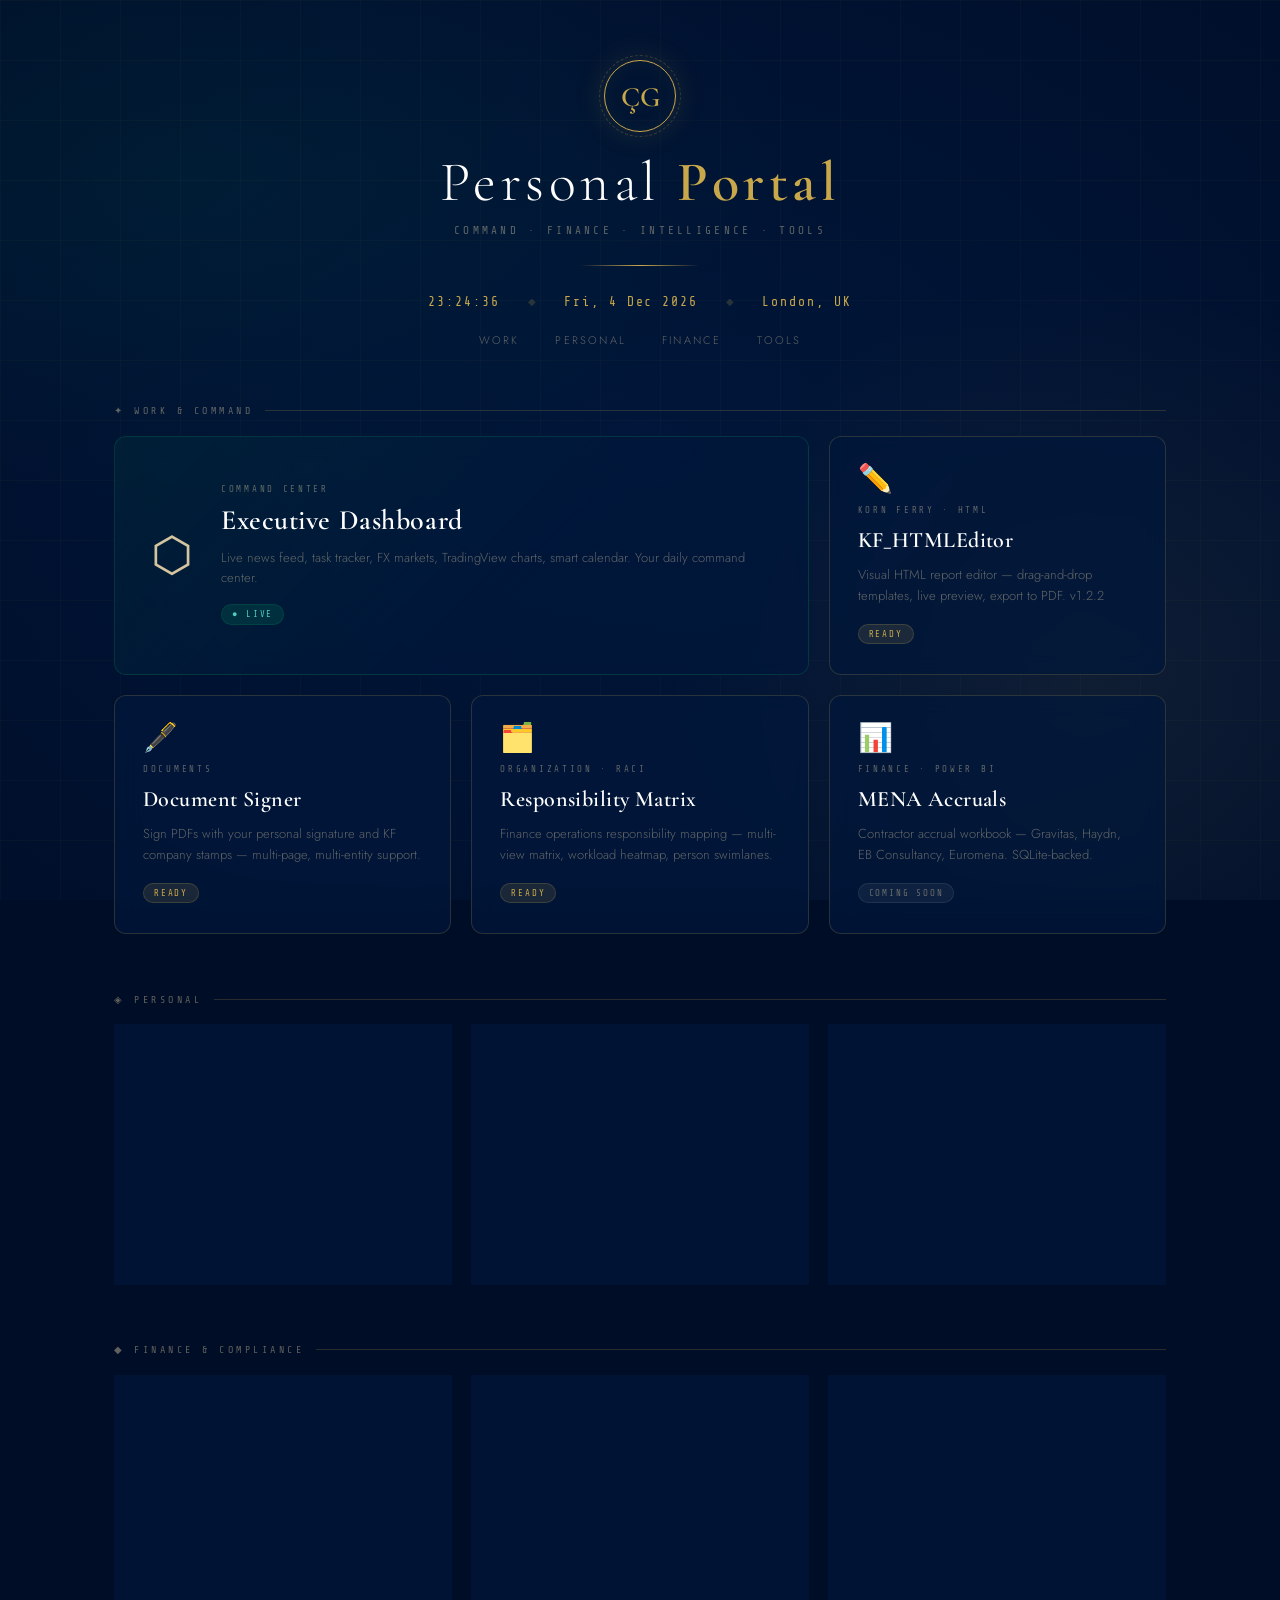
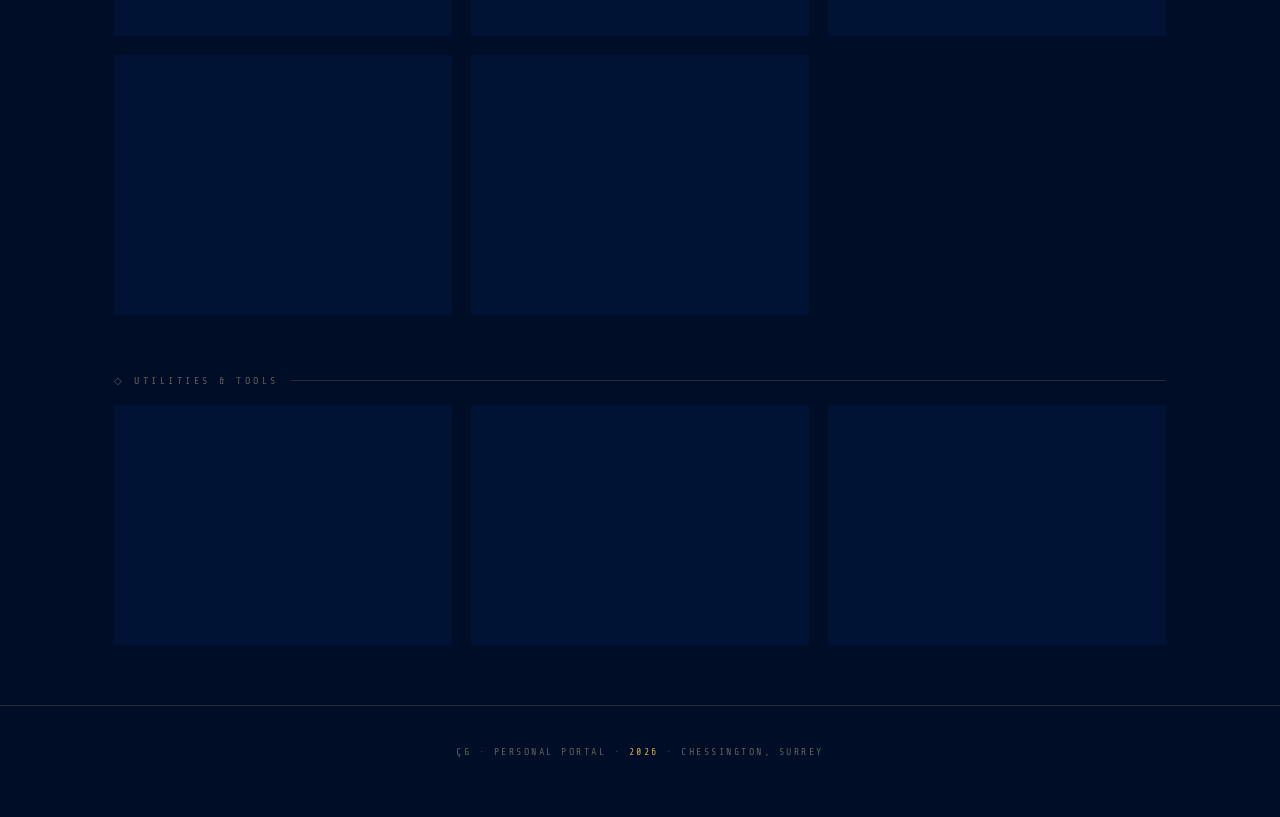
<file: index.html>
<!DOCTYPE html>
<html lang="en">
<head>
<meta charset="UTF-8"/>
<meta name="viewport" content="width=device-width, initial-scale=1.0"/>
<title>ÇG · Portal</title>
<link rel="preconnect" href="https://fonts.googleapis.com"/>
<link href="https://fonts.googleapis.com/css2?family=Cormorant+Garamond:wght@300;400;600&family=Jost:wght@200;300;400;500&family=Share+Tech+Mono&display=swap" rel="stylesheet"/>
<style>
  :root {
    --navy:   #00173B;
    --navy2:  #001230;
    --navy3:  #000d26;
    --gold:   #C9A84C;
    --gold2:  #e8c86a;
    --green:  #00634F;
    --dim:    rgba(201,168,76,0.12);
    --text:   #d4c5a0;
    --muted:  rgba(212,197,160,0.45);
    --card:   rgba(0,23,59,0.7);
    --border: rgba(201,168,76,0.2);
  }

  *, *::before, *::after { box-sizing: border-box; margin: 0; padding: 0; }

  html { scroll-behavior: smooth; }

  body {
    font-family: 'Jost', sans-serif;
    background: var(--navy3);
    color: var(--text);
    min-height: 100vh;
    overflow-x: hidden;
  }

  /* ── Background ── */
  body::before {
    content: '';
    position: fixed; inset: 0; z-index: 0;
    background:
      radial-gradient(ellipse 80% 60% at 15% 20%, rgba(0,99,79,0.13) 0%, transparent 60%),
      radial-gradient(ellipse 60% 80% at 85% 75%, rgba(201,168,76,0.08) 0%, transparent 55%),
      radial-gradient(ellipse 100% 100% at 50% 50%, rgba(0,23,59,0.95) 0%, var(--navy3) 100%);
    pointer-events: none;
  }

  /* grid lines */
  body::after {
    content: '';
    position: fixed; inset: 0; z-index: 0;
    background-image:
      linear-gradient(rgba(201,168,76,0.03) 1px, transparent 1px),
      linear-gradient(90deg, rgba(201,168,76,0.03) 1px, transparent 1px);
    background-size: 60px 60px;
    pointer-events: none;
  }

  .wrap { position: relative; z-index: 1; }

  /* ── Header ── */
  header {
    padding: 60px 40px 0;
    text-align: center;
    animation: fadeDown 0.9s ease both;
  }

  .monogram {
    display: inline-block;
    width: 72px; height: 72px;
    border: 1.5px solid var(--gold);
    border-radius: 50%;
    line-height: 72px;
    font-family: 'Cormorant Garamond', serif;
    font-size: 28px;
    font-weight: 600;
    color: var(--gold);
    margin-bottom: 20px;
    position: relative;
    animation: rotateBorder 20s linear infinite;
    box-shadow: 0 0 30px rgba(201,168,76,0.15), inset 0 0 20px rgba(201,168,76,0.05);
  }

  .monogram::before {
    content: '';
    position: absolute;
    inset: -6px;
    border-radius: 50%;
    border: 1px dashed rgba(201,168,76,0.25);
    animation: rotateBorder 30s linear infinite reverse;
  }

  @keyframes rotateBorder {
    from { transform: rotate(0deg); }
    to   { transform: rotate(360deg); }
  }

  .monogram span { display: inline-block; animation: rotateBorder 20s linear infinite reverse; }

  header h1 {
    font-family: 'Cormorant Garamond', serif;
    font-size: clamp(32px, 6vw, 56px);
    font-weight: 300;
    color: #fff;
    letter-spacing: 0.08em;
    line-height: 1.1;
  }

  header h1 em {
    font-style: normal;
    color: var(--gold);
    font-weight: 600;
  }

  .subtitle {
    font-family: 'Share Tech Mono', monospace;
    font-size: 11px;
    letter-spacing: 0.3em;
    color: var(--muted);
    text-transform: uppercase;
    margin-top: 10px;
  }

  .divider {
    width: 120px; height: 1px;
    background: linear-gradient(90deg, transparent, var(--gold), transparent);
    margin: 28px auto;
  }

  /* ── Clock ── */
  .clock-bar {
    display: flex;
    justify-content: center;
    align-items: center;
    gap: 28px;
    margin-bottom: 16px;
    animation: fadeDown 1s 0.2s ease both;
  }

  .clock {
    font-family: 'Share Tech Mono', monospace;
    font-size: 13px;
    color: var(--gold);
    letter-spacing: 0.15em;
  }

  .clock-sep { color: var(--border); font-size: 10px; }

  /* ── Search / Nav ── */
  nav {
    display: flex;
    justify-content: center;
    gap: 6px;
    flex-wrap: wrap;
    padding: 0 20px;
    margin-bottom: 50px;
    animation: fadeDown 1s 0.3s ease both;
  }

  nav a {
    font-family: 'Jost', sans-serif;
    font-size: 11px;
    font-weight: 300;
    letter-spacing: 0.2em;
    text-transform: uppercase;
    color: var(--muted);
    text-decoration: none;
    padding: 6px 14px;
    border: 1px solid transparent;
    border-radius: 20px;
    transition: all 0.25s;
  }

  nav a:hover {
    color: var(--gold);
    border-color: var(--border);
    background: var(--dim);
  }

  /* ── Section ── */
  section {
    max-width: 1100px;
    margin: 0 auto 60px;
    padding: 0 24px;
  }

  .section-label {
    font-family: 'Share Tech Mono', monospace;
    font-size: 10px;
    letter-spacing: 0.35em;
    text-transform: uppercase;
    color: var(--muted);
    margin-bottom: 20px;
    display: flex;
    align-items: center;
    gap: 12px;
  }

  .section-label::after {
    content: '';
    flex: 1;
    height: 1px;
    background: var(--border);
  }

  /* ── Cards Grid ── */
  .grid {
    display: grid;
    grid-template-columns: repeat(auto-fill, minmax(300px, 1fr));
    gap: 20px;
  }

  .card {
    background: var(--card);
    border: 1px solid var(--border);
    border-radius: 12px;
    padding: 28px;
    text-decoration: none;
    color: inherit;
    position: relative;
    overflow: hidden;
    backdrop-filter: blur(12px);
    transition: all 0.3s ease;
    display: flex;
    flex-direction: column;
    gap: 12px;
    animation: fadeUp 0.7s ease both;
  }

  .card:nth-child(1) { animation-delay: 0.1s; }
  .card:nth-child(2) { animation-delay: 0.2s; }
  .card:nth-child(3) { animation-delay: 0.3s; }
  .card:nth-child(4) { animation-delay: 0.4s; }
  .card:nth-child(5) { animation-delay: 0.5s; }
  .card:nth-child(6) { animation-delay: 0.6s; }

  .card::before {
    content: '';
    position: absolute;
    inset: 0;
    background: linear-gradient(135deg, rgba(201,168,76,0.05) 0%, transparent 50%);
    opacity: 0;
    transition: opacity 0.3s;
  }

  .card:hover {
    border-color: var(--gold);
    transform: translateY(-4px);
    box-shadow: 0 20px 60px rgba(0,0,0,0.4), 0 0 30px rgba(201,168,76,0.08);
  }

  .card:hover::before { opacity: 1; }

  /* accent line at top of card */
  .card::after {
    content: '';
    position: absolute;
    top: 0; left: 0; right: 0;
    height: 2px;
    background: linear-gradient(90deg, transparent, var(--gold), transparent);
    opacity: 0;
    transition: opacity 0.3s;
  }

  .card:hover::after { opacity: 1; }

  .card-icon {
    font-size: 28px;
    line-height: 1;
  }

  .card-tag {
    font-family: 'Share Tech Mono', monospace;
    font-size: 9px;
    letter-spacing: 0.3em;
    text-transform: uppercase;
    color: var(--muted);
  }

  .card-title {
    font-family: 'Cormorant Garamond', serif;
    font-size: 22px;
    font-weight: 600;
    color: #fff;
    letter-spacing: 0.02em;
    line-height: 1.2;
  }

  .card-desc {
    font-size: 13px;
    font-weight: 300;
    color: var(--muted);
    line-height: 1.6;
    flex: 1;
  }

  .card-footer {
    display: flex;
    align-items: center;
    justify-content: space-between;
    margin-top: 4px;
  }

  .card-badge {
    font-family: 'Share Tech Mono', monospace;
    font-size: 9px;
    letter-spacing: 0.2em;
    padding: 4px 10px;
    border-radius: 20px;
    text-transform: uppercase;
  }

  .badge-live   { background: rgba(0,99,79,0.3);  color: #4ecdc4; border: 1px solid rgba(0,99,79,0.4); }
  .badge-ready  { background: rgba(201,168,76,0.12); color: var(--gold); border: 1px solid var(--border); }
  .badge-soon   { background: rgba(255,255,255,0.05); color: var(--muted); border: 1px solid rgba(255,255,255,0.08); }

  .card-arrow {
    font-size: 16px;
    color: var(--gold);
    opacity: 0;
    transform: translateX(-6px);
    transition: all 0.3s;
  }

  .card:hover .card-arrow { opacity: 1; transform: translateX(0); }

  /* Featured card — spans 2 cols */
  .card.featured {
    grid-column: span 2;
    flex-direction: row;
    align-items: center;
    gap: 28px;
    padding: 32px 36px;
    background: linear-gradient(135deg, rgba(0,99,79,0.15) 0%, var(--card) 60%);
    border-color: rgba(0,99,79,0.4);
  }

  .card.featured:hover { border-color: var(--gold); }

  .card.featured .card-content { flex: 1; display: flex; flex-direction: column; gap: 10px; }

  .card.featured .card-icon { font-size: 48px; }

  .card.featured .card-title { font-size: 28px; }

  /* disabled card */
  .card.disabled {
    opacity: 0.45;
    cursor: default;
    pointer-events: none;
  }

  /* ── Footer ── */
  footer {
    text-align: center;
    padding: 40px 20px 60px;
    border-top: 1px solid var(--border);
    animation: fadeUp 1s 0.8s ease both;
  }

  footer p {
    font-family: 'Share Tech Mono', monospace;
    font-size: 10px;
    letter-spacing: 0.25em;
    color: var(--muted);
    text-transform: uppercase;
  }

  footer p span { color: var(--gold); }

  /* ── Animations ── */
  @keyframes fadeDown {
    from { opacity: 0; transform: translateY(-20px); }
    to   { opacity: 1; transform: translateY(0); }
  }

  @keyframes fadeUp {
    from { opacity: 0; transform: translateY(24px); }
    to   { opacity: 1; transform: translateY(0); }
  }

  /* ── Responsive ── */
  @media (max-width: 720px) {
    header { padding: 40px 20px 0; }
    .card.featured { grid-column: span 1; flex-direction: column; }
    nav a { font-size: 10px; padding: 5px 10px; }
  }

  @media (max-width: 480px) {
    .grid { grid-template-columns: 1fr; }
  }
</style>
</head>
<body>
<div class="wrap">

  <!-- Header -->
  <header>
    <div class="monogram"><span>ÇG</span></div>
    <h1>Personal <em>Portal</em></h1>
    <p class="subtitle">Command · Finance · Intelligence · Tools</p>
    <div class="divider"></div>
    <div class="clock-bar">
      <span class="clock" id="clk">--:--:--</span>
      <span class="clock-sep">◆</span>
      <span class="clock" id="cdt">--- -- ----</span>
      <span class="clock-sep">◆</span>
      <span class="clock" id="cloc">London, UK</span>
    </div>
    <nav>
      <a href="#work">Work</a>
      <a href="#personal">Personal</a>
      <a href="#finance">Finance</a>
      <a href="#tools">Tools</a>
    </nav>
  </header>

  <!-- WORK -->
  <section id="work">
    <div class="section-label">✦ Work &amp; Command</div>
    <div class="grid">

      <a class="card featured" href="caglar-dashboard.html">
        <div class="card-icon">⬡</div>
        <div class="card-content">
          <div class="card-tag">Command Center</div>
          <div class="card-title">Executive Dashboard</div>
          <div class="card-desc">Live news feed, task tracker, FX markets, TradingView charts, smart calendar. Your daily command center.</div>
          <div class="card-footer">
            <span class="card-badge badge-live">● Live</span>
            <span class="card-arrow">→</span>
          </div>
        </div>
      </a>

      <a class="card" href="html-report-editor_v1.2.2.html">
        <div class="card-icon">✏️</div>
        <div class="card-tag">Korn Ferry · HTML</div>
        <div class="card-title">KF_HTMLEditor</div>
        <div class="card-desc">Visual HTML report editor — drag-and-drop templates, live preview, export to PDF. v1.2.2</div>
        <div class="card-footer">
          <span class="card-badge badge-ready">Ready</span>
          <span class="card-arrow">→</span>
        </div>
      </a>

      <a class="card" href="KF_Document_Signer.html">
        <div class="card-icon">🖋️</div>
        <div class="card-tag">Documents</div>
        <div class="card-title">Document Signer</div>
        <div class="card-desc">Sign PDFs with your personal signature and KF company stamps — multi-page, multi-entity support.</div>
        <div class="card-footer">
          <span class="card-badge badge-ready">Ready</span>
          <span class="card-arrow">→</span>
        </div>
      </a>

      <a class="card" href="responsibility-matrix.html">
        <div class="card-icon">🗂️</div>
        <div class="card-tag">Organization · RACI</div>
        <div class="card-title">Responsibility Matrix</div>
        <div class="card-desc">Finance operations responsibility mapping — multi-view matrix, workload heatmap, person swimlanes.</div>
        <div class="card-footer">
          <span class="card-badge badge-ready">Ready</span>
          <span class="card-arrow">→</span>
        </div>
      </a>

      <a class="card disabled" href="#">
        <div class="card-icon">📊</div>
        <div class="card-tag">Finance · Power BI</div>
        <div class="card-title">MENA Accruals</div>
        <div class="card-desc">Contractor accrual workbook — Gravitas, Haydn, EB Consultancy, Euromena. SQLite-backed.</div>
        <div class="card-footer">
          <span class="card-badge badge-soon">Coming soon</span>
          <span class="card-arrow">→</span>
        </div>
      </a>

    </div>
  </section>

  <!-- PERSONAL -->
  <section id="personal">
    <div class="section-label">◈ Personal</div>
    <div class="grid">

      <a class="card" href="kahve-fali.html">
        <div class="card-icon">☕</div>
        <div class="card-tag">Tradition · AI</div>
        <div class="card-title">Kahve Falı</div>
        <div class="card-desc">Turkish coffee fortune-telling — Muhiku framework, symbol dictionary, directional reading. Upload your cup.</div>
        <div class="card-footer">
          <span class="card-badge badge-ready">Ready</span>
          <span class="card-arrow">→</span>
        </div>
      </a>

      <a class="card disabled" href="#">
        <div class="card-icon">🍇</div>
        <div class="card-tag">Garden · Chessington</div>
        <div class="card-title">Garden Planner</div>
        <div class="card-desc">Track grape vines, azaleas, lavender. UK planting calendar for your Surrey garden.</div>
        <div class="card-footer">
          <span class="card-badge badge-soon">Coming soon</span>
          <span class="card-arrow">→</span>
        </div>
      </a>

      <a class="card disabled" href="#">
        <div class="card-icon">🏆</div>
        <div class="card-tag">Football · FPL</div>
        <div class="card-title">FPL Assistant</div>
        <div class="card-desc">Galatasaray & Liverpool tracker. Fantasy Premier League GW picks powered by live data.</div>
        <div class="card-footer">
          <span class="card-badge badge-soon">Coming soon</span>
          <span class="card-arrow">→</span>
        </div>
      </a>

    </div>
  </section>

  <!-- FINANCE -->
  <section id="finance">
    <div class="section-label">◆ Finance &amp; Compliance</div>
    <div class="grid">

      <a class="card" href="COA_S4_ECC_Mapping_v3.html">
        <div class="card-icon">🗺️</div>
        <div class="card-tag">Finance · Korn Ferry · SEC</div>
        <div class="card-title">SEC Account Mapping</div>
        <div class="card-desc">ECC → S4 GL mapping across 2,646 accounts. Filter by Assets, Liabilities, Equity or P&amp;L. Table &amp; hierarchy views. March 2026.</div>
        <div class="card-footer">
          <span class="card-badge badge-live">● Live</span>
          <span class="card-arrow">→</span>
        </div>
      </a>

      <a class="card" href="FinanceAITraining.html">
        <div class="card-icon">🧮</div>
        <div class="card-tag">Finance · AI Training</div>
        <div class="card-title">Finance × AI</div>
        <div class="card-desc">From "What is AI?" to Copilot confidently. No-jargon training for accountants: prompt formula, use cases, responsible use, workshop.</div>
        <div class="card-footer">
          <span class="card-badge badge-ready">Ready</span>
          <span class="card-arrow">→</span>
        </div>
      </a>

      <a class="card disabled" href="#">
        <div class="card-icon">🇦🇿</div>
        <div class="card-tag">Payroll · Azerbaijan</div>
        <div class="card-title">Pasha Bank Payroll</div>
        <div class="card-desc">AZ/EN bilingual payroll file generator — PIT, SPF, UIC, CMI employer/employee. Vergi/Büdcê codes.</div>
        <div class="card-footer">
          <span class="card-badge badge-soon">Coming soon</span>
          <span class="card-arrow">→</span>
        </div>
      </a>

      <a class="card disabled" href="#">
        <div class="card-icon">🇹🇷</div>
        <div class="card-tag">Payroll · Turkey</div>
        <div class="card-title">Kıdem Tazminatı</div>
        <div class="card-desc">PBO calculator — multi-employee, USD-denominated, ASC 715 journal entries, qualifying exit probability.</div>
        <div class="card-footer">
          <span class="card-badge badge-soon">Coming soon</span>
          <span class="card-arrow">→</span>
        </div>
      </a>

      <a class="card disabled" href="#">
        <div class="card-icon">🗂️</div>
        <div class="card-tag">KF Finance · RAG</div>
        <div class="card-title">Finance Knowledgebase</div>
        <div class="card-desc">Labour law & accounting standards reference — UAE, Saudi, QFC, Turkey, Azerbaijan. IFRS + local GAAP.</div>
        <div class="card-footer">
          <span class="card-badge badge-soon">Coming soon</span>
          <span class="card-arrow">→</span>
        </div>
      </a>

    </div>
  </section>

  <!-- TOOLS -->
  <section id="tools">
    <div class="section-label">◇ Utilities &amp; Tools</div>
    <div class="grid">

      <a class="card" href="html-report-editor_v1.2.2.html">
        <div class="card-icon">✏️</div>
        <div class="card-tag">Korn Ferry · HTML</div>
        <div class="card-title">KF_HTMLEditor</div>
        <div class="card-desc">Visual HTML report editor — drag-and-drop templates, live preview, export to PDF. v1.2.2</div>
        <div class="card-footer">
          <span class="card-badge badge-ready">Ready</span>
          <span class="card-arrow">→</span>
        </div>
      </a>

      <a class="card disabled" href="#">
        <div class="card-icon">📺</div>
        <div class="card-tag">Media · Tizen</div>
        <div class="card-title">StreamVault TV</div>
        <div class="card-desc">IPTV app for Samsung Tizen — multi-portal, round-robin channel merge, 3b + Tuga portals.</div>
        <div class="card-footer">
          <span class="card-badge badge-soon">Sideloaded</span>
          <span class="card-arrow">→</span>
        </div>
      </a>

      <a class="card disabled" href="#">
        <div class="card-icon">🧾</div>
        <div class="card-tag">Testing · Concur</div>
        <div class="card-title">Receipt Generator</div>
        <div class="card-desc">Dummy expense receipts for Concur testing — TRY/USD, multiple VAT codes, KF Türkiye.</div>
        <div class="card-footer">
          <span class="card-badge badge-soon">Coming soon</span>
          <span class="card-arrow">→</span>
        </div>
      </a>

    </div>
  </section>

  <!-- Footer -->
  <footer>
    <p>ÇG · Personal Portal · <span id="yr">2026</span> · Chessington, Surrey</p>
  </footer>

</div>

<script>
  // Clock
  function tick() {
    var n = new Date();
    document.getElementById('clk').textContent =
      n.toLocaleTimeString('en-GB', {hour:'2-digit', minute:'2-digit', second:'2-digit', hour12:false});
    document.getElementById('cdt').textContent =
      n.toLocaleDateString('en-GB', {weekday:'short', day:'numeric', month:'short', year:'numeric'});
    document.getElementById('yr').textContent = n.getFullYear();
  }
  tick();
  setInterval(tick, 1000);
</script>
</body>
</html>
</file>
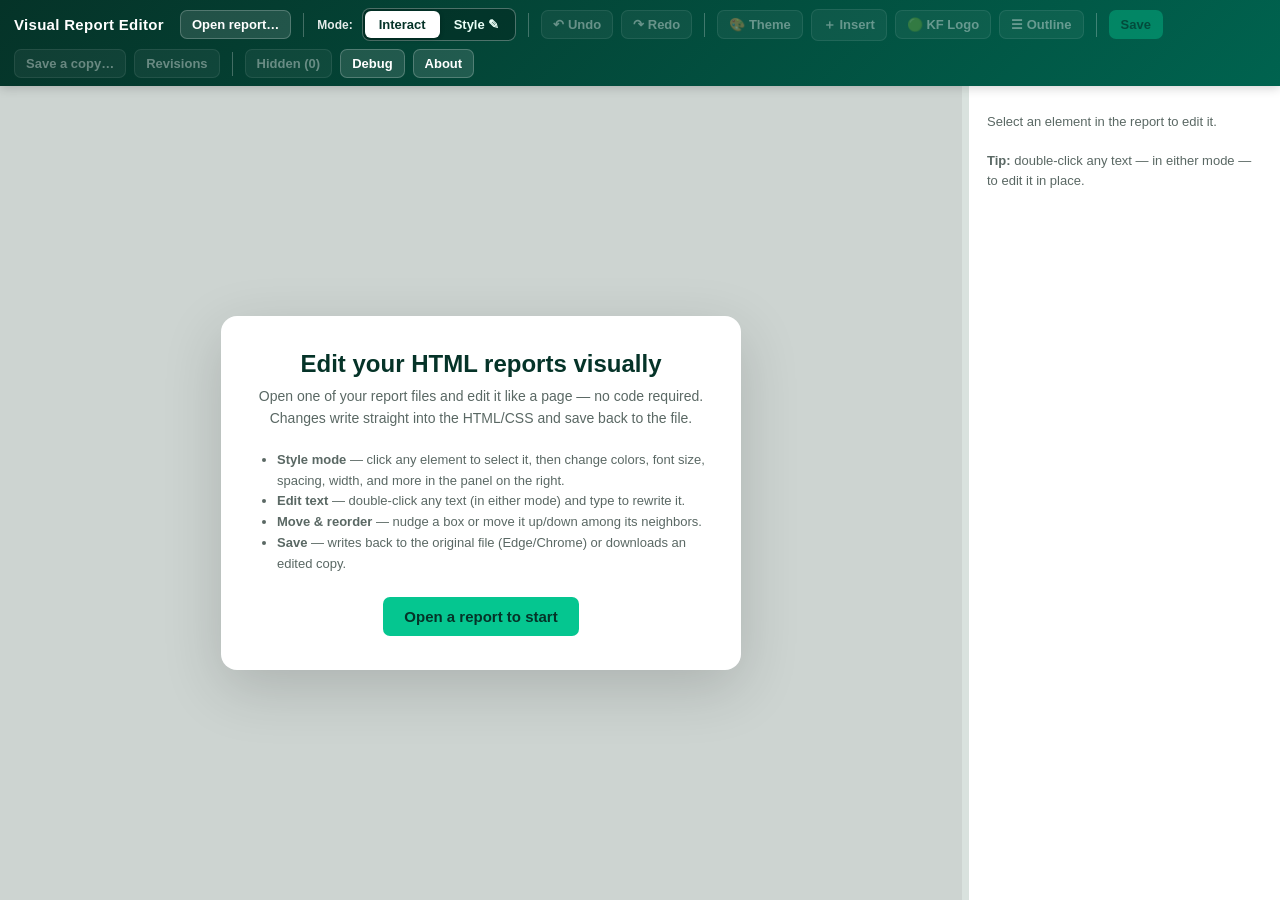
<file: html-report-editor_v1.2.2.html>
<!doctype html>
<html lang="en">
<head>
<meta charset="utf-8"/>
<meta name="viewport" content="width=device-width, initial-scale=1"/>
<title>Visual HTML Report Editor</title>
<style>
  :root{
    --bar:#053328; --bar2:#00634f; --accent:#05c690; --panel:#f5f3ef;
    --line:#d9e2de; --ink:#10231f; --muted:#5a6864; --sel:#007da4;
  }
  *{box-sizing:border-box;}
  html,body{margin:0;height:100%;font-family:Inter,Segoe UI,Arial,sans-serif;color:var(--ink);background:#e9ece9;}
  #app{display:flex;flex-direction:column;height:100vh;}

  /* Top toolbar */
  #toolbar{display:flex;align-items:center;gap:8px;flex-wrap:wrap;
    background:linear-gradient(135deg,var(--bar),var(--bar2));color:#fff;
    padding:8px 14px;box-shadow:0 2px 10px rgba(0,0,0,.18);z-index:5;}
  #toolbar .title{font-weight:700;letter-spacing:.02em;margin-right:8px;font-size:15px;}
  #toolbar .sep{width:1px;height:24px;background:rgba(255,255,255,.25);margin:0 4px;}
  button.tb{background:rgba(255,255,255,.12);color:#fff;border:1px solid rgba(255,255,255,.22);
    padding:6px 11px;border-radius:7px;cursor:pointer;font-size:13px;font-weight:600;}
  button.tb:hover{background:rgba(255,255,255,.22);}
  button.tb:disabled{opacity:.4;cursor:not-allowed;}
  button.tb.primary{background:var(--accent);color:#053328;border-color:transparent;}
  button.tb.primary:hover{filter:brightness(1.08);}
  .mode-label{font-size:12px;font-weight:700;opacity:.9;margin:0 1px;}
  .mode-pill{display:flex;background:rgba(0,0,0,.22);border:1px solid rgba(255,255,255,.3);
    border-radius:8px;padding:2px;}
  .mode-pill button{background:transparent;border:none;color:#eafff7;padding:6px 14px;border-radius:6px;
    cursor:pointer;font-size:13px;font-weight:700;}
  .mode-pill button:hover{background:rgba(255,255,255,.14);}
  .mode-pill button.on{background:#fff;color:#053328;box-shadow:0 1px 4px rgba(0,0,0,.25);}
  #modeHint{display:none;align-items:center;background:var(--accent);color:#053328;font-size:12px;
    font-weight:700;padding:4px 10px;border-radius:14px;white-space:nowrap;
    animation:hintPulse 1.5s ease-in-out infinite;}
  @keyframes hintPulse{0%,100%{transform:translateX(0);opacity:.92;}50%{transform:translateX(3px);opacity:1;}}
  .filename{font-size:12px;opacity:.85;margin-left:auto;max-width:320px;overflow:hidden;
    text-overflow:ellipsis;white-space:nowrap;}

  /* Body split */
  #main{display:flex;flex:1;min-height:0;}
  #stage{flex:1;position:relative;overflow:hidden;background:#cdd4d1;padding:14px;display:flex;}
  #frameWrap{position:relative;flex:1;background:#fff;box-shadow:0 14px 50px rgba(0,0,0,.22);}
  iframe{position:absolute;inset:0;border:0;background:#fff;width:100%;height:100%;}
  #overlay{position:absolute;pointer-events:none;border:2px solid var(--sel);
    box-shadow:0 0 0 1px rgba(255,255,255,.6);display:none;z-index:3;}
  #overlay .tag{position:absolute;top:-20px;left:-2px;background:var(--sel);color:#fff;
    font:600 11px/1 Inter,Arial;padding:3px 6px;border-radius:4px 4px 0 0;white-space:nowrap;}
  #matchLayer{position:absolute;inset:0;pointer-events:none;z-index:2;display:none;}
  .match-box{position:absolute;border:1.5px dashed var(--accent);background:rgba(5,198,144,.10);
    box-sizing:border-box;border-radius:2px;}
  #matchLayer{position:absolute;inset:0;pointer-events:none;z-index:2;display:none;}
  .match-box{position:absolute;border:1.5px dashed var(--accent);background:rgba(5,198,144,.10);
    box-sizing:border-box;border-radius:2px;}
  .match-box .mb-tag{position:absolute;top:-15px;left:-1px;background:var(--accent);color:#053328;
    font:700 9px/1 Inter,Arial;padding:2px 4px;border-radius:3px 3px 0 0;white-space:nowrap;}

  /* Inspector */
  #inspector{width:312px;flex:none;background:#fff;border-left:1px solid var(--line);
    overflow-y:auto;padding:0 0 40px;}
  #inspector .empty{padding:26px 18px;color:var(--muted);font-size:13px;line-height:1.5;}
  .grp{border-bottom:1px solid var(--line);padding:14px 16px;}
  .grp h4{margin:0 0 10px;font-size:13px;letter-spacing:.05em;text-transform:uppercase;color:var(--bar2);}
  .breadcrumb{font-size:12px;color:var(--muted);padding:12px 16px;background:var(--panel);
    border-bottom:1px solid var(--line);word-break:break-word;}
  .breadcrumb b{color:var(--ink);}
  /* Pin the selection header (breadcrumb + scope toggle) while the controls scroll. */
  #selHeader{position:sticky;top:0;z-index:6;background:#fff;border-bottom:1px solid var(--line);padding-bottom:10px;}
  #selHeader .breadcrumb{border-bottom:1px solid var(--line);}
  .row{display:flex;align-items:center;gap:8px;margin-bottom:9px;}
  .row label{font-size:12px;color:var(--muted);width:74px;flex:none;}
  .row input[type=number],.row select,.row input[type=text]{flex:1;min-width:0;padding:5px 7px;
    border:1px solid var(--line);border-radius:6px;font-size:13px;}
  .row input[type=color]{width:34px;height:28px;padding:0;border:1px solid var(--line);border-radius:6px;background:#fff;cursor:pointer;}
  .swatchrow{display:flex;align-items:center;gap:6px;flex:1;}
  .swatchrow input[type=text]{flex:1;font-family:ui-monospace,monospace;font-size:12px;}
  .palette{display:flex;flex-wrap:wrap;gap:5px;margin:2px 0 2px;}
  .palette button{width:20px;height:20px;border-radius:5px;border:1px solid rgba(0,0,0,.18);
    cursor:pointer;padding:0;box-shadow:inset 0 0 0 1px rgba(255,255,255,.35);}
  .palette button:hover{transform:scale(1.12);}
  .palette button.none{background:#fff;position:relative;}
  .palette button.none:after{content:"";position:absolute;left:2px;right:2px;top:50%;height:1px;
    background:#c0392b;transform:rotate(-45deg);}
  .btns{display:flex;flex-wrap:wrap;gap:6px;}
  .btns button{flex:1;min-width:64px;background:#f1f5f3;border:1px solid var(--line);border-radius:6px;
    padding:7px 6px;font-size:12px;font-weight:600;cursor:pointer;color:var(--ink);}
  .btns button:hover{background:#e3ebe7;}
  .nudge{display:grid;grid-template-columns:repeat(3,1fr);gap:6px;width:150px;}
  .nudge button{background:#f1f5f3;border:1px solid var(--line);border-radius:6px;padding:10px 0;
    font-size:21px;line-height:1;cursor:pointer;}
  .nudge button:hover{background:#e3ebe7;}
  .nudge button.reset{background:#d8e6e0;color:var(--bar2);font-size:18px;}
  .nudge button.reset:hover{background:#c7dcd4;}
  .nudge .blank{visibility:hidden;}
  .hint{font-size:11px;color:var(--muted);line-height:1.45;margin-top:6px;}
  .warn{font-size:12px;font-weight:600;color:#7a2e0a;background:#fff3e0;
    border:1.5px solid #e8843c;border-left:5px solid #d2691e;border-radius:7px;
    padding:10px 12px;line-height:1.45;margin-top:8px;
    box-shadow:0 2px 10px rgba(210,105,30,.22);animation:warnPop .85s ease-in-out 2;}
  @keyframes warnPop{0%,100%{box-shadow:0 2px 10px rgba(210,105,30,.22);border-color:#e8843c;}
    50%{box-shadow:0 3px 20px rgba(210,105,30,.6);border-color:#c0392b;transform:scale(1.015);}}

  /* Resizable splitter */
  #splitter{flex:none;width:6px;background:var(--line);cursor:col-resize;}
  #splitter:hover,#splitter.drag{background:var(--accent);}

  /* Floating panels (hidden-elements + debug) */
  #hiddenPanel,#debugPanel{position:fixed;top:54px;right:14px;width:320px;max-height:62vh;overflow:auto;
    background:#fff;border:1px solid var(--line);border-radius:10px;box-shadow:0 12px 40px rgba(0,0,0,.22);z-index:30;}
  #hiddenPanel .hp-head,#debugPanel .hp-head{display:flex;align-items:center;justify-content:space-between;padding:9px 12px;
    font-weight:700;font-size:12px;color:var(--bar);border-bottom:1px solid var(--line);
    background:var(--panel);border-radius:10px 10px 0 0;position:sticky;top:0;}
  #hiddenPanel .hp-head button,#debugPanel .hp-head button{background:none;border:0;cursor:pointer;font-size:14px;color:var(--muted);}
  #debugPanel .hp-head .hp-mini{font-size:11px;font-weight:700;color:var(--bar2);
    border:1px solid var(--line);border-radius:5px;padding:2px 7px;margin-right:6px;}
  #debugBody{padding:9px 11px;font:12px/1.45 ui-monospace,SFMono-Regular,Menlo,monospace;color:var(--ink);
    white-space:pre-wrap;word-break:break-word;}
  #debugBody div{padding:1px 0;border-bottom:1px solid #f1f4f2;}
  .hidden-row{display:flex;align-items:center;justify-content:space-between;gap:8px;padding:8px 12px;
    border-bottom:1px solid var(--line);font-size:12px;}
  .hidden-row span{overflow:hidden;text-overflow:ellipsis;white-space:nowrap;color:var(--ink);}
  .hidden-row button{flex:none;background:#f1f5f3;border:1px solid var(--line);border-radius:6px;
    padding:4px 9px;font-size:12px;font-weight:600;cursor:pointer;color:var(--bar2);}
  .hidden-row button:hover{background:#e3ebe7;}

  /* Welcome */
  #welcome{position:absolute;inset:0;display:flex;align-items:center;justify-content:center;text-align:center;padding:30px;}
  #welcome .card{max-width:520px;background:#fff;border-radius:16px;padding:34px 36px;box-shadow:0 18px 60px rgba(0,0,0,.16);}
  #welcome h1{margin:0 0 8px;font-size:24px;color:var(--bar);}
  #welcome p{color:var(--muted);font-size:14px;line-height:1.55;margin:0 0 20px;}
  #welcome ul{text-align:left;color:var(--muted);font-size:13px;line-height:1.6;margin:0 0 22px;padding-left:20px;}
  .toast{position:fixed;bottom:20px;left:50%;transform:translateX(-50%);background:#053328;color:#fff;
    padding:11px 18px;border-radius:9px;font-size:13px;font-weight:600;box-shadow:0 8px 30px rgba(0,0,0,.3);
    opacity:0;transition:opacity .25s;pointer-events:none;z-index:20;}
  .toast.show{opacity:1;}

  /* ---- V2: scope toggle ---- */
  .scopebar{display:flex;gap:0;margin:12px 16px 0;border:1px solid var(--line);border-radius:8px;overflow:hidden;}
  .scopebar button{flex:1;background:#f1f5f3;border:none;padding:7px 6px;font-size:12px;font-weight:700;cursor:pointer;color:var(--muted);}
  .scopebar button.on{background:var(--bar2);color:#fff;}
  .scopebar button:disabled{opacity:.4;cursor:not-allowed;}
  .scopenote{font-size:11px;color:var(--muted);line-height:1.4;margin:6px 16px 0;}
  .scopenote b{color:var(--sel);}

  /* ---- V2: toggle buttons (bold/italic) ---- */
  .toggles{display:flex;gap:6px;flex:1;}
  .toggles button{flex:none;width:38px;height:30px;border:1px solid var(--line);border-radius:6px;background:#fff;
    cursor:pointer;font-size:15px;color:var(--ink);}
  .toggles button.on{background:var(--bar2);color:#fff;border-color:var(--bar2);}
  .toggles button#tgBold{font-weight:800;}
  .toggles button#tgItalic{font-style:italic;font-family:Georgia,serif;}
  .toggles button#tgBullet{font-size:20px;line-height:1;}

  /* ---- V2: floating panels (theme / insert / outline) reuse hiddenPanel chrome ---- */
  #themePanel,#insertPanel,#logoPanel,#outlinePanel,#revPanel,#aboutPanel{position:fixed;top:54px;right:14px;width:340px;max-height:74vh;overflow:auto;
    background:#fff;border:1px solid var(--line);border-radius:10px;box-shadow:0 12px 40px rgba(0,0,0,.22);z-index:30;}
  #aboutPanel{width:380px;}
  #themePanel .hp-head,#insertPanel .hp-head,#logoPanel .hp-head,#outlinePanel .hp-head,#revPanel .hp-head,#aboutPanel .hp-head{display:flex;align-items:center;justify-content:space-between;
    padding:9px 12px;font-weight:700;font-size:12px;color:var(--bar);border-bottom:1px solid var(--line);
    background:var(--panel);border-radius:10px 10px 0 0;position:sticky;top:0;z-index:2;}
  #themePanel .hp-head button.x,#insertPanel .hp-head button.x,#logoPanel .hp-head button.x,#outlinePanel .hp-head button.x,#revPanel .hp-head button.x,#aboutPanel .hp-head button.x{background:none;border:0;cursor:pointer;font-size:14px;color:var(--muted);}
  /* About panel content */
  #aboutPanel .ab-tag{font-size:13px;color:var(--muted);margin:0 0 12px;line-height:1.55;}
  #aboutPanel ul{margin:4px 0 6px;padding-left:18px;font-size:13.5px;line-height:1.6;color:var(--ink);}
  #aboutPanel ul li{margin-bottom:5px;}
  #aboutPanel .ab-caution{background:#fdf1e7;border:1px solid #f3d9c4;border-radius:8px;padding:10px 12px;}
  #aboutPanel .ab-caution ul{color:#7a3d18;margin-bottom:0;}
  #aboutPanel .ab-priv{background:#eef7f2;border:1px solid #cfe7dc;border-radius:8px;padding:10px 12px;font-size:13.5px;line-height:1.55;color:var(--bar2);}
  #aboutPanel .pp-body h5{font-size:12.5px;}
  #aboutPanel kbd{font:600 12px/1 ui-monospace,monospace;background:#f1f5f3;border:1px solid var(--line);
    border-radius:4px;padding:2px 5px;color:var(--ink);}
  #aboutPanel .ab-credit{font-size:13.5px;color:var(--ink);line-height:1.55;}
  #aboutPanel .ab-credit b{color:var(--bar);}
  .pp-body{padding:12px 14px;}
  .pp-body h5{margin:14px 0 7px;font-size:11px;letter-spacing:.06em;text-transform:uppercase;color:var(--bar2);}
  .pp-body h5:first-child{margin-top:2px;}
  .theme-presets{display:grid;grid-template-columns:1fr 1fr;gap:8px;}
  .theme-card{border:1px solid var(--line);border-radius:8px;padding:9px;cursor:pointer;text-align:left;background:#fff;}
  .theme-card:hover{border-color:var(--accent);box-shadow:0 3px 12px rgba(0,0,0,.1);}
  .theme-card .sw{display:flex;gap:3px;margin-bottom:6px;}
  .theme-card .sw i{width:18px;height:18px;border-radius:4px;display:block;}
  .theme-card .nm{font-size:12px;font-weight:700;color:var(--ink);}
  .theme-card .ds{font-size:10px;color:var(--muted);}
  .var-row{display:flex;align-items:center;gap:8px;margin-bottom:7px;}
  .var-row label{font-size:11px;color:var(--muted);flex:1;font-family:ui-monospace,monospace;overflow:hidden;text-overflow:ellipsis;white-space:nowrap;}
  .var-row input[type=color]{width:30px;height:26px;padding:0;border:1px solid var(--line);border-radius:5px;background:#fff;cursor:pointer;}
  .var-row input.hex{width:82px;flex:none;padding:4px 6px;border:1px solid var(--line);border-radius:5px;font:12px/1 ui-monospace,monospace;color:var(--ink);text-transform:uppercase;}
  .var-row input.hex:focus{outline:none;border-color:var(--accent);box-shadow:0 0 0 2px rgba(5,198,144,.18);}
  .insert-grid{display:grid;grid-template-columns:1fr 1fr;gap:8px;}
  .insert-grid button{border:1px solid var(--line);border-radius:8px;padding:11px 8px;background:#f7faf8;cursor:pointer;
    font-size:12px;font-weight:600;color:var(--ink);text-align:center;line-height:1.3;}
  .insert-grid button:hover{background:#e3ebe7;border-color:var(--accent);}
  .insert-grid button small{display:block;font-weight:400;color:var(--muted);font-size:10px;margin-top:2px;}
  .insert-hint{font-size:11px;color:var(--muted);line-height:1.45;margin:4px 0 10px;}
  /* outline tree */
  #outlineSearch{width:100%;padding:7px 9px;border:1px solid var(--line);border-radius:7px;font-size:13px;margin-bottom:8px;}
  .otree{font-size:12px;line-height:1.5;}
  .otree .onode{display:flex;align-items:center;gap:4px;padding:2px 4px;border-radius:5px;cursor:pointer;white-space:nowrap;}
  .otree .onode:hover{background:var(--panel);}
  .otree .onode.match{background:#fff6cf;}
  .otree .onode .tw{width:13px;flex:none;text-align:center;color:var(--muted);font-size:10px;cursor:pointer;}
  .otree .onode .lbl{overflow:hidden;text-overflow:ellipsis;}
  .otree .onode .tg{color:var(--bar2);font-weight:700;}
  .otree .onode .cl{color:var(--sel);}
  .otree .onode .tx{color:var(--muted);font-style:italic;}
  .otree .kids{margin-left:13px;border-left:1px dashed var(--line);padding-left:5px;}
  .otree .kids.collapsed{display:none;}
  /* drag-to-reorder */
  .drop-line{position:absolute;height:3px;background:var(--accent);box-shadow:0 0 0 1px rgba(255,255,255,.7);z-index:4;display:none;pointer-events:none;border-radius:2px;}
  .seg{display:flex;gap:6px;}
  .seg button{flex:1;background:#f1f5f3;border:1px solid var(--line);border-radius:6px;padding:6px 4px;font-size:11px;font-weight:600;cursor:pointer;color:var(--ink);}
  .seg button.on{background:var(--bar2);color:#fff;border-color:var(--bar2);}
  .mini-lbl{font-size:11px;color:var(--muted);margin:8px 0 4px;font-weight:700;letter-spacing:.04em;text-transform:uppercase;}
</style>
</head>
<body>
<div id="app">
  <div id="toolbar">
    <span class="title">Visual Report Editor</span>
    <button class="tb" id="openBtn">Open report…</button>
    <span class="sep"></span>
    <span class="mode-label">Mode:</span>
    <div class="mode-pill" title="Interact: use the report normally (nav, tabs, links). Style: click to select & restyle. Double-click any text to edit it.">
      <button id="modeInteract" class="on">Interact</button>
      <button id="modeStyle">Style ✎</button>
    </div>
    <span id="modeHint">← switch to Style to edit</span>
    <span class="sep"></span>
    <button class="tb" id="undoBtn" disabled>↶ Undo</button>
    <button class="tb" id="redoBtn" disabled>↷ Redo</button>
    <span class="sep"></span>
    <button class="tb" id="themeBtn" disabled>🎨 Theme</button>
    <button class="tb" id="insertBtn" disabled>＋ Insert</button>
    <button class="tb" id="logoBtn" disabled>🟢 KF Logo</button>
    <button class="tb" id="outlineBtn" disabled>☰ Outline</button>
    <span class="sep"></span>
    <button class="tb primary" id="saveBtn" disabled>Save</button>
    <button class="tb" id="saveAsBtn" disabled>Save a copy…</button>
    <button class="tb" id="revBtn" disabled>Revisions</button>
    <span class="sep"></span>
    <button class="tb" id="hiddenBtn" disabled>Hidden (0)</button>
    <button class="tb" id="debugBtn">Debug</button>
    <button class="tb" id="aboutBtn">About</button>
    <span class="filename" id="fileName"></span>
  </div>

  <div id="main">
    <div id="stage">
      <div id="welcome">
        <div class="card">
          <h1>Edit your HTML reports visually</h1>
          <p>Open one of your report files and edit it like a page — no code required. Changes write straight into the HTML/CSS and save back to the file.</p>
          <ul>
            <li><b>Style mode</b> — click any element to select it, then change colors, font size, spacing, width, and more in the panel on the right.</li>
            <li><b>Edit text</b> — double-click any text (in either mode) and type to rewrite it.</li>
            <li><b>Move &amp; reorder</b> — nudge a box or move it up/down among its neighbors.</li>
            <li><b>Save</b> — writes back to the original file (Edge/Chrome) or downloads an edited copy.</li>
          </ul>
          <button class="tb primary" id="openBtn2" style="font-size:15px;padding:10px 20px;">Open a report to start</button>
        </div>
      </div>
      <div id="frameWrap" style="display:none;">
        <iframe id="frame"></iframe>
        <div id="matchLayer"></div>
        <div id="overlay"><span class="tag" id="overlayTag"></span></div>
        <div id="dropLine" class="drop-line"></div>
      </div>
    </div>

    <div id="splitter" title="Drag to resize the report viewer"></div>

    <div id="inspector">
      <div class="empty" id="inspectorEmpty">Select an element in the report to edit it.<br><br><b>Tip:</b> double-click any text — in either mode — to edit it in place.</div>
      <div id="inspectorBody" style="display:none;">
        <div id="selHeader">
          <div class="breadcrumb" id="breadcrumb"></div>

          <div class="scopebar" id="scopeBar">
            <button id="scopeElem" class="on">This element</button>
            <button id="scopeClass">All matching</button>
          </div>
          <div class="scopenote" id="scopeNote">Edits apply to <b>this one element</b> only.</div>
        </div>

        <div class="grp">
          <h4>Actions</h4>
          <div class="btns">
            <button id="selectParent">Select parent ▲</button>
            <button id="hideBtn">Hide</button>
            <button id="duplicateBtn">Duplicate</button>
            <button id="deleteBtn" style="color:#a12;">Delete</button>
          </div>
        </div>

        <div class="grp">
          <h4>Position &amp; order</h4>
          <div style="display:flex;gap:14px;align-items:flex-start;">
            <div class="nudge">
              <button data-nudge="reset" class="reset" title="Reset position">⟲</button>
              <button data-nudge="up">↑</button>
              <span class="blank"></span>
              <button data-nudge="left">←</button>
              <button data-nudge="down">↓</button>
              <button data-nudge="right">→</button>
            </div>
            <div style="flex:1;">
              <div class="btns" style="flex-direction:column;">
                <button id="moveUp">Move up ⤒</button>
                <button id="moveDown">Move down ⤓</button>
              </div>
            </div>
          </div>
          <div class="hint">Nudge shifts the box visually without disturbing neighbors. Arrow keys also nudge (Shift = 10px). ⟲ resets position.</div>
          <div class="warn" id="absWarn" style="display:none;">This is a responsive layout — large nudges may overlap other content on different screen sizes. For final reports, prefer small adjustments.</div>
        </div>

        <div class="grp">
          <h4>Text</h4>
          <div class="row"><label>Text color</label>
            <div class="swatchrow"><input type="color" id="colorPick"><input type="text" id="colorText" placeholder="inherit"></div>
          </div>
          <div class="palette" data-pal="color"></div>
          <div class="row" style="margin-top:10px;"><label>Font</label>
            <select id="fontFamily">
              <option value="">—</option>
              <option value="'Inter','Segoe UI',Arial,sans-serif">Inter (KF body)</option>
              <option value="'Source Serif 4',Georgia,serif">Source Serif 4 (KF display)</option>
              <option value="Arial,Helvetica,sans-serif">Arial</option>
              <option value="'Segoe UI',sans-serif">Segoe UI</option>
              <option value="Georgia,'Times New Roman',serif">Georgia</option>
              <option value="'Times New Roman',Times,serif">Times New Roman</option>
              <option value="ui-monospace,'Consolas',monospace">Monospace</option>
            </select>
          </div>
          <div class="row"><label>Size</label><input type="number" id="fontSize" min="6" max="200" step="1"><span style="font-size:12px;color:var(--muted)">px</span></div>
          <div class="row"><label>Style</label>
            <div class="toggles">
              <button id="tgBold" title="Bold">B</button>
              <button id="tgItalic" title="Italic">I</button>
              <button id="tgBullet" title="Bullet point">&bull;</button>
            </div>
          </div>
          <div class="row"><label>Align</label>
            <select id="textAlign">
              <option value="">—</option><option>left</option><option>center</option><option>right</option><option>justify</option>
            </select>
          </div>
          <div class="row"><label>Line height</label><input type="number" id="lineHeight" min="0.8" max="3" step="0.05"></div>
        </div>

        <div class="grp">
          <h4>Box</h4>
          <div class="row"><label>Background</label>
            <div class="swatchrow"><input type="color" id="bgPick"><input type="text" id="bgText" placeholder="none"></div>
          </div>
          <div class="palette" data-pal="bg"></div>
          <div class="row"><label>Padding</label><input type="number" id="padding" min="0" max="200" step="1"><span style="font-size:12px;color:var(--muted)">px</span></div>
          <div class="row"><label>Radius</label><input type="number" id="radius" min="0" max="100" step="1"><span style="font-size:12px;color:var(--muted)">px</span></div>
          <div class="row"><label>Width</label><input type="text" id="width" placeholder="auto (e.g. 320px or 50%)"></div>
          <div class="row"><label>Height</label><input type="text" id="height" placeholder="auto (e.g. 240px or 50%)"></div>
          <div class="row"><label>Opacity</label><input type="number" id="opacity" min="0" max="1" step="0.05"></div>
        </div>

        <div class="grp">
          <h4>Style presets</h4>
          <div class="mini-lbl">Accent bar</div>
          <div class="row"><label>Side</label>
            <select id="accentSide">
              <option value="">(none)</option><option value="left">Left</option><option value="top">Top</option>
              <option value="right">Right</option><option value="bottom">Bottom</option>
            </select>
            <input type="number" id="accentWidth" min="1" max="16" step="1" value="4" style="max-width:54px;" title="Thickness px">
          </div>
          <div class="palette" data-pal="accent"></div>
          <div class="mini-lbl">Shadow</div>
          <div class="seg" id="shadowSeg">
            <button data-shadow="">None</button>
            <button data-shadow="sm">Subtle</button>
            <button data-shadow="md">Lifted</button>
            <button data-shadow="lg">Floating</button>
          </div>
          <div class="mini-lbl">Background gradient</div>
          <div class="row"><label>From</label><input type="color" id="gradA" value="#00634f"><label style="width:auto;">To</label><input type="color" id="gradB" value="#05c690"></div>
          <div class="row"><label>Angle</label><input type="number" id="gradAngle" min="0" max="360" step="15" value="135"><span style="font-size:12px;color:var(--muted)">°</span>
            <button class="tb" id="gradApply" style="background:#f1f5f3;color:var(--ink);border:1px solid var(--line);">Apply</button>
            <button class="tb" id="gradClear" style="background:#f1f5f3;color:var(--ink);border:1px solid var(--line);">Clear</button>
          </div>
          <div class="mini-lbl">Corner radius (per corner)</div>
          <div class="row"><label>↖ TL</label><input type="number" id="radTL" min="0" max="100" step="1"><label style="width:auto;">↗ TR</label><input type="number" id="radTR" min="0" max="100" step="1"></div>
          <div class="row"><label>↙ BL</label><input type="number" id="radBL" min="0" max="100" step="1"><label style="width:auto;">↘ BR</label><input type="number" id="radBR" min="0" max="100" step="1"></div>
        </div>

        <div class="grp">
          <h4>Border</h4>
          <div class="row"><label>Color</label>
            <div class="swatchrow"><input type="color" id="borderPick"><input type="text" id="borderText" placeholder="none"></div>
          </div>
          <div class="palette" data-pal="border"></div>
          <div class="row"><label>Weight</label><input type="number" id="borderWidth" min="0" max="40" step="1"><span style="font-size:12px;color:var(--muted)">px</span></div>
          <div class="row"><label>Style</label>
            <select id="borderStyle">
              <option value="none">(none)</option><option>solid</option><option>dashed</option><option>dotted</option><option>double</option>
            </select>
          </div>
        </div>
      </div>
    </div>
  </div>
</div>

<input type="file" id="fileInput" accept=".html,.htm" style="display:none;">
<div class="toast" id="toast"></div>

<div id="themePanel" style="display:none;">
  <div class="hp-head"><span>Theme &amp; brand</span><button class="x" id="themeClose" title="Close">✕</button></div>
  <div class="pp-body">
    <h5>Presets</h5>
    <div class="theme-presets" id="themePresets"></div>
    <h5>Brand colors</h5>
    <div id="themeVars"></div>
    <div class="insert-hint" id="themeVarsEmpty" style="display:none;">This report doesn't use CSS brand variables. Use <b>Scan &amp; remap</b> to recolor it.</div>
    <h5>Fonts</h5>
    <div class="row" style="margin:0 0 7px;"><label style="width:54px;">Body</label>
      <select id="themeBodyFont" style="flex:1;padding:5px 7px;border:1px solid var(--line);border-radius:6px;font-size:12px;">
        <option value="">—</option>
        <option value="'Inter','Segoe UI',Arial,sans-serif">Inter</option>
        <option value="Arial,Helvetica,sans-serif">Arial</option>
        <option value="'Segoe UI',sans-serif">Segoe UI</option>
        <option value="Georgia,serif">Georgia</option>
      </select>
    </div>
    <div class="row" style="margin:0;"><label style="width:54px;">Display</label>
      <select id="themeHeadFont" style="flex:1;padding:5px 7px;border:1px solid var(--line);border-radius:6px;font-size:12px;">
        <option value="">—</option>
        <option value="'Source Serif 4',Georgia,serif">Source Serif 4</option>
        <option value="'Inter','Segoe UI',Arial,sans-serif">Inter</option>
        <option value="Georgia,'Times New Roman',serif">Georgia</option>
        <option value="Arial,sans-serif">Arial</option>
      </select>
    </div>
    <h5>For reports without brand variables</h5>
    <div class="insert-hint">Points the report's hard-coded colors at KF brand <b>variables</b>, so the Presets and Brand colors above then control them too. Skips greys, near-black text and near-white backgrounds.</div>
    <button class="btns" style="width:100%;"><span id="scanRemapBtn" style="display:block;width:100%;background:#f1f5f3;border:1px solid var(--line);border-radius:6px;padding:8px;font-size:12px;font-weight:600;cursor:pointer;color:var(--bar2);">Scan &amp; remap to KF brand</span></button>
    <button id="unmapBtn" style="display:none;width:100%;margin-top:6px;background:#fff;border:1px solid var(--line);border-radius:6px;padding:8px;font-size:12px;font-weight:600;cursor:pointer;color:var(--muted);">↩ Unmap — restore original colors</button>
  </div>
</div>

<div id="insertPanel" style="display:none;">
  <div class="hp-head"><span>Insert element</span><button class="x" id="insertClose" title="Close">✕</button></div>
  <div class="pp-body">
    <div class="insert-hint" id="insertHint">Select an element first, then choose what to add <b>after</b> it. With nothing selected, items are added to the end of the page.</div>
    <div class="insert-grid" id="insertGrid"></div>
  </div>
</div>

<div id="logoPanel" style="display:none;">
  <div class="hp-head"><span>Insert KF logo</span><button class="x" id="logoClose" title="Close">✕</button></div>
  <div class="pp-body" style="padding:10px 12px;">
    <h5 style="margin-top:0;">Variant</h5>
    <select id="logoVariant" style="width:100%;padding:6px 8px;border:1px solid var(--line);border-radius:6px;font-size:13px;margin-bottom:8px;"></select>
    <div id="logoPreview" style="border:1px solid var(--line);border-radius:6px;padding:8px;margin-bottom:10px;height:60px;display:flex;align-items:center;justify-content:center;background:#fbfaf7;"></div>
    <h5>Placement</h5>
    <select id="logoPos" style="width:100%;padding:6px 8px;border:1px solid var(--line);border-radius:6px;font-size:13px;margin-bottom:10px;">
      <option value="top-left">Top of page · Left</option>
      <option value="top-center">Top of page · Center</option>
      <option value="top-right">Top of page · Right</option>
      <option value="here">After selected element</option>
    </select>
    <h5>Height</h5>
    <div class="row" style="margin:0 0 10px;">
      <input type="number" id="logoHeight" min="20" max="240" step="4" value="48" style="flex:1;padding:6px 8px;border:1px solid var(--line);border-radius:6px;font-size:13px;">
      <span style="font-size:12px;color:var(--muted);">px</span>
    </div>
    <button id="logoInsert" style="width:100%;background:var(--bar2);color:#fff;border:0;border-radius:6px;padding:9px;font-size:13px;font-weight:700;cursor:pointer;">Insert logo</button>
    <div class="insert-hint" style="margin-top:8px;">~40–60px for headers · ~120–200px for cover pages. Width auto-fits. Embedded as base64 → offline-safe.</div>
  </div>
</div>
<div id="outlinePanel" style="display:none;">
  <div class="hp-head"><span>Outline &amp; search</span><button class="x" id="outlineClose" title="Close">✕</button></div>
  <div class="pp-body">
    <input type="text" id="outlineSearch" placeholder="Search text or tag…">
    <div class="otree" id="outlineTree"></div>
  </div>
</div>

<div id="revPanel" style="display:none;">
  <div class="hp-head"><span>Revisions</span><button class="x" id="revClose" title="Close">✕</button></div>
  <div class="pp-body">
    <div class="insert-hint">Named snapshots of the whole report. Unlike Undo (session-only, last 40 steps), these let you bookmark a good state and restore it later in this session. <b>Snapshots are not saved with the file</b> — they're cleared when you close or reopen the report, so use <b>Save a copy…</b> to keep a milestone version on disk.</div>
    <div class="row" style="margin:0 0 8px;"><input type="text" id="revName" placeholder="e.g. before recolor" style="flex:1;padding:6px 8px;border:1px solid var(--line);border-radius:6px;font-size:13px;">
      <button id="revSave" style="background:var(--bar2);color:#fff;border:0;border-radius:6px;padding:6px 12px;font-size:12px;font-weight:700;cursor:pointer;">Snapshot</button></div>
    <div id="revList"></div>
  </div>
</div>

<div id="aboutPanel" style="display:none;">
  <div class="hp-head"><span>About this editor</span><button class="x" id="aboutClose" title="Close">✕</button></div>
  <div class="pp-body">
    <h5 style="margin-top:2px;">Visual Report Editor <span id="aboutVer" style="color:var(--muted);font-weight:600;"></span></h5>
    <p class="ab-tag">Open an AI-generated HTML report and edit it like a page — no code required. Changes are written straight into the report's own HTML/CSS and saved back to the file.</p>

    <h5>What you can do</h5>
    <ul>
      <li><b>Style mode</b> — click any element to select it, then change colors, fonts, size, spacing, width, borders, shadows and more.</li>
      <li><b>Edit text</b> — double-click any text and type to rewrite it.</li>
      <li><b>Move &amp; reorder</b> — nudge a box, move it up/down, or drag it among its neighbors.</li>
      <li><b>Insert &amp; theme</b> — add ready-made blocks, apply KF brand themes, and recolor to the palette.</li>
      <li><b>Save</b> — writes back to the original file (Edge/Chrome) or downloads an edited copy.</li>
    </ul>

    <h5>Keyboard shortcuts</h5>
    <p class="ab-tag"><kbd>Ctrl</kbd>+<kbd>Z</kbd> undo · <kbd>Ctrl</kbd>+<kbd>Y</kbd> redo · <kbd>Ctrl</kbd>+<kbd>S</kbd> save · arrow keys nudge (<kbd>Shift</kbd> = 10px) · <kbd>Delete</kbd> removes the selected element.</p>

    <h5>Good to know</h5>
    <div class="ab-caution">
      <ul>
        <li>It may not work with every report — unusual structures or scripts can limit what's editable.</li>
        <li>Not every element can be selected or edited individually.</li>
        <li>Big layout or position changes can affect how the report responds on other screen sizes — prefer small adjustments, and check the result before sharing.</li>
        <li>Use <b>Revisions</b> to snapshot a good state before larger changes, and <b>Save a copy…</b> rather than overwriting an original you might still need.</li>
      </ul>
    </div>

    <h5>Privacy</h5>
    <div class="ab-priv">Runs entirely in your browser. Reports are never uploaded — nothing leaves your machine, and no internet connection is used.</div>

    <h5>Built by</h5>
    <p class="ab-credit"><b>Ricky Michaud</b> — KF AI team.<br>Korn Ferry internal tool. Feedback &amp; requests welcome.</p>
  </div>
</div>

<div id="hiddenPanel" style="display:none;">
  <div class="hp-head">Hidden elements <button id="hiddenClose" title="Close">✕</button></div>
  <div id="hiddenList"></div>
</div>

<div id="debugPanel" style="display:none;">
  <div class="hp-head"><span>Debug readout</span>
    <span><button id="debugClear" class="hp-mini">clear</button><button id="debugClose" title="Close">✕</button></span>
  </div>
  <div id="debugBody"></div>
</div>

<script>
(function(){
  "use strict";
  const $ = id => document.getElementById(id);
  const frame = $('frame'), overlay = $('overlay'), overlayTag = $('overlayTag');
  const APP_VERSION='1.2.0';
const KF_LOGOS = {
"mono_green": {
"label": "Monogram Green",
"desc": "Small icon \u00b7 header / favicon style",
"shape": "square",
"b64": "[base64]/0HoUFaBqRSgFLgnGP/[base64]/G4v3hg/Ba3rN6rSA+WRLke9NpemJcd7SD6IPTeWKwVDD2P5+Cm4qFlL6IYBTQioSmIS2UEMh5Wgq1KuUY3cQWwMQiQ9IIIx6Hm5ePbOe3Fdh84IGwZcVhk5A6tUdCRiSjntjIZSqlp8EGbzan22v5Odv01SA+ISAuHsLPx5wB0Y06NXGTjOanWy/q/f7XHMQ8QZs2WFlUpBKhldSDhjjgKHAKnqCxcawtlZuK1Hbzw+YAh0aZpVp8Lx/U+HEdbDYIzjtOuwZccUhkIIG7otYcdK2o8oCIWw6/D+Kq3QnHF43R54NA1+jxd+j9cCT5TbqQwlrX/jBEjiwiGg5+Xg8o6XYMnwCZBKQrCSeFXEB1n40XsYs/ApSLe70okoBQA8fkdipZKAy42dRw6g/cPjq7wLuYQGlxAIeLzI8PnRMC0DLes2QLsGTdCxaXO0b3QO6qdlQCsFjS4N874m8M6SdIAILqAXFqB1k+b499jJcGsapOVcR95UTQi8u2MrRi58CkqIhM8hVPX3N5SCEQ6hKKSQm5+Hwz//hB17v8M6aZjf3OVCejANHRs3R8/2HdHrgs64uHkraNyExZAyYU2wpAKEcw4jXIzaqUG8OXEqageCMKSMntAzpITGBXYc2o+bZz0GxTmYpkFJWWlH0ElQVctjybhZuSeE6RgzFm1HJJXCyYICfLBjCz746nNMWfUSLm3eCoMu64E/XNYddVPTovc30U5DJg0gjDEww4ALDK+Nm4K29Rubu4W1yknrOOux3Gxcn/kIsgvyILw+GNJw3AOPuMCqot9ImQ5H2fsrBLjmA2MMuiGx6ftd2LRrGx57+xX88fKrMO6qG1A/mG6GnG0OzVbropoUcAAQAIyiQiweeT+6tzmvDBymn6AQ0sPoP2s69hz6ESKlBA7SGeCjzGZ2umEAUOCeFGjBNBzNzcZjK5fhwql34+l334jCkSiN75ICEI0L6Lk5mH77SAzscgXCRik4ACvywnHHokxs3L4ZWiAIwyA4qhok0A0DTNOgBdNxJDcHE5Y8je5/m4SvDuyF4Bx6AkBS4wHRhIZwThZG9x6Ayb0GQJdlcx26Bcvklc9j+X//A1cwHbqh0xNejTtLaVA+2rUNXf96LxZ9+C40ziGVdHTzO17T4dBzTqJPl+54duBo00ksFZ/XrcTgvA1r8fjKZdCC6QjTzmErKMIXQL6UGDH3H7j/5UXgjEf9EgIkhhJCQM/PRac27bF81KQSR/2UcO47X3+J0YszIXwBx9VQ1UQZ0gDjHFogiJn/fhFDFjwZbbXqREhqJCCccxhFhWhcpz7eGDcFAa+3TOQkEs7ddnAfbp013UzoMU59bmO5m0gJV3otPL/ubQycPxOcsWhzPALEzhdUunR94lQ0qVXHTFRZ8XepzFj80ZyTuCHzEeQU5oO7XNG6IlLsFDZ0uNJr4V/rV2PMC3MgOIfhsPehRgHCGANTClIPY/nYybjonJZmuYMFR2R1Kg6H0X/WY9h7+IAVziU44g3Jc6tfxRNrV5kRRweF12sUIIIxGPl5mD10HK7r0DkaoQLKhnOHLPwnPvn6SwrnOkS6lNBS0/Cnl+bh/[base64]/Xvxh2f/BmgahXOdvpMAYJxj4opFCOlhs09ZHEtFExaQaOl6MIg3J0xFHat0PZLriFTnHs7OQt+nH0FuUSGYRuHchDC1UnzYtWcX5n/4btwLGxMSkHKl6w0aVxjOLQqH0O+Zx7DvyEEIbwokhXMTBhLmScH01a8it6gQIo67fsIBUmHpeoXhXIZBC57Epp1bKJybaIAoBe7x4NChH7F44zqrlZIkQM7YKT+1dL2CcO79Ly/Gax++S9W5CSolJZjbi8z330KxHobgPC6eCE8sOMxOJKN6WaXrRvnSdZcQmLV+NWa+/hJV59aAXWTPj3vw5tbPwMDicoCNJw4cZiKwd5fumDNodLnzzZFw7ptbP8O4pbMg/KkUzq0BYozjuQ/WmA9rHI7pJgQgZul6Hjq1aY8Vo/5U4qifEs798sc9uG3O4+CaC5KBwrnxCJ5UcJ2tDCkBbwo27PoK3x45aDbkjvF76nhAypSuj5+CgDfF7LoeDeeaO8mhkyfQN/MR5BcXmfkOgiP2foOuQ4XDZS+9av6fEALh/Fys+Pyj6PsdU8vF0XAwXlK6PmEqmmTUKWNaKWt+R0GoGH2feRT7jx02TSvyO2K7w3MOoyAfD/UfhH4XdrGqcRkE59i0dzfGLpsN7vae1cMtpQJcbrz2xad4sM8tZU6EJjUgZum6LNt1/[base64]/lTUD6ZHoanWHUoqwO3B5/u+x7Hc7JiWwnNnwVG6dH1iua7rEbNq877vcfucx8FdbkhQODe+OwgDdANNM2oj1ZsCpap/wI6CAtc05GZnYdMPu2NqZjkGkIpK11GqdD0Szj2QdRx9Mx9BQSgEWJ3ZSfETZwwwdLRr2MRcxGwKw0Z+zoe7d0AlGyCR0vVaqWkVlq5Hwrn5xUXo+/SjOHj8KITXS9W5TpGS6NysVXS9t+VHKNMP+XTPN2bBKk+SKFbp0vWV4x+yStdL5TpQMu3p9nlP4Itvv4ZGuQ7HyFAS8HjRtWXbEpPLBkll5kO2HfwR2QX50cUz8tGuIpS45kEipet6USGW3v1gSel6mVFoJizjly/AG5+shyutljnejOQI80qGQzinXiN0aNIiag3Yt4MInMjPxaXT/wSvy1WyWTHg+2NHAY+n2q2KuAKicYFwzklMHzQ6WrpepjpXSmicY/[base64]/9eeyOuuLAL9PxcCE6QxF2MQRlhTO41wCpDr5kRxZgCUrp0/fVx5UvXf8mRjwC0eNh4pAaCUFY7GFK8dg8BIz8P3Tp0xk0Xd4W0ikYJkCpGPEqXrjeNdF0/g7oazhh0KfGbug2QOXA0ZGFBzMueSYju9jB0eL0pmDtwTI1fqHisbmqk6/q/[base64]/v2IKd+38Ap9aiv+w7VOxQRP+NMRZN8hlKQobDQKgY4BznN2uJ8T2vx/Arro7ed8GTJ0BiCyCCC+iFZun6v63SdalUtUU8GGOAUkhxe7B0xER0/eu9Zic+UJa9IqlT/[base64]/go6+/NAfkSIKEMw4ZKkK7pr/Ba2P+DGX5FpwxuDhHwJMCn8cDv8db4ddHRg5w62x5sqradxAFBS4EGgbToZSCnVFYBrOgkTGGJcPG48KHx6NQD4FxQcdwAUAp+Nzu6Gm/X5JZz6Sii5zppFMiFqjmKJYJh4aT2Vm4ee4MSCmhlL1nxjnj0KVEy3oNkTlwFIwCyrKXffgVpFIwrI+RS1lX5B5qXECzupFQGY9NgES2ZhFIxeYdWzHtrRUxGQ4fybIP/11P3Pi7npRlL7eIsHJXVfvmEiBVWbUMAyI1iOmrXsTG73bGZO51JMs+d9BoNKzXkLLsv2p5meXiupTQDQO6NGBISWZprABRABRjkACGLco0G0rDblPLzLLXSU3D/KFWlp0Aqdh3Y8wyqzg0Uda0kkpBlwZ1i7HLSY/uIlJC86Zg977vcM/LizBv8F1mJp3ZZ/pEQr99OnTGXdf2x7Nvv5K0M9GlkoDLjZ1HDuC8h8eVgcPv8iDd50e91CDOyaiDVvUboV3DJmjboDEy/KngTET9FxXDg1BJBQhQMvd6/trX0eeCzuh74aW2Z2Ij2d4nbhqK93dsxa4De5M3y84YikIh7Ni3p+z+rhSgJCCtj4wBLg/qpmegU9MWuOa8TujT4RK0bdjEPBillHVuJ/lA4favZArc7caoJc/gp5yT0W3cTvMBQDTLLrgAs7LsSWpPgXs8pS4vRIoPwheAFghCC6ZDC6SBud04lpONtVs24b5lz6LDtPG47qlpWP3VZ1GTzEjCRSYmgDC3B0ePH8WoF+aYrWJsjmpFTK1LW7TBwwMGw8jLTeqoljwlxGtICUNK6NKIOulKKTBNg/D5oQXTEFIKb3/xCfo8MQVXzXgQn/2wG4LzqNlFgFSjDMOAFghi1cZ1WPDhuzGJagnrZzzU+2Z069gZen4enWU/XXDFgkc3DLNnmS8A7vPjvW2b0fXR+/DomyuiIeJkgSRmRqWhJITPj3temovvfjpsrUb2QWLWHUWy7BMQ8AUAXafY/5nCAjOnJaU0y3eEwJSX5uHWOX9HSA9HgSJAqnF1gnAhLz8PwxY/bcXi7a2+NbPsBlrVa4h/DhwFozCfsuxns7hZI9Vc6bXw8oa16D97uglPEphbPNY3WvMH8NHWzzB99avQOLe9sFDjAro08MfLr0L/br+nLPtZ7ygKYUOHK6MWVn/6Ae5cNjvqkxAg1eyPiEAqpq1chs/37o5tln3wGNSvS1n2qiis63Cl18KSd9/Awo/eM0uJanB0K+aAKACKc+iGgTsWZaIoFLLdno1k2eumpmH+0HFQeogAqYJ0KcF9fty3fAEOnTxhRSYVAVJdklJCS/Fhx/e7MOm1pTEpaIyEfq/veAlGX9OfzrJX0Z/kLheys47j0bdfrtFRrbh5rLphQAuk4Zl3XsOa7V/GJvRrJbtm3jQMbZu3gV5YYFu7/hrvuBsGmC+ApRvXYf+J4zXWH4nr0yEBMKFhxJJMnMjLtX0lioR4fR4PloyYAM45mFLUOOgsTWWhaSjIzsKyT9ab72cN7M8bX0CUBPd4cfDIQdz10lxwxmJmal32m7Z4+MbBMHKpY/zZm8rm1KdXNn9sdnevgSH0uL8iwzK1VmxYg+c//a8Vlo1dlr1rh4spy16FBY65Pdi+/wd8c+SA7XV2SQkIYGbZudeHcc/Pwb6ff4pZlp1zjiXDJsDvCwAGZdnPerEpzMfG3TtrpJnlCEDMQjkXsnNOYviSZ8Bg/5jfyFn21vUb4cnbR8IoyKdGBVXQ/1nzy8nEsmsXkQa0QCre3/wJZq59PZoBt1ORs+wjr7gafbv+D3TyR87CWTfHM+84vN/cUWqYH+KoVxNp+PDAy4uwdf8PMc2yzxs8BvXr1IcKUZa9cn6IOX12f9ZxFIfDNS4n4ihAlFIA5wiFQ7hjUSZCul7yedsAMd/QesF0zBs6DjJMWfZKbiGAEDiel4vjeTnRTxEgNu4ims+Prd9sw0OrXoxdlt0wcMOFl2Lk1f0oy15ZE4txFBYX4UR+bilqCBD7ILHOss94awXW79oWowNWZpb9yZuHoU3zVtALCynLXoldGHoYx/NyoUsDYeuUYqSdEAFiw64twcAYx/DFmcgpzIfZ0N3+LLvf48WS4RPNk3OSsuxnDoiOYj0MjQt4NBc8mgsaF0j3+c0mEQkqzam/mFQSmteLvQf2YtzyBVg6bELM2gb9tuW5mHLjIPzlX/OhpWVQx/jTvlcANBeWfrweu44cgG41yeCM49ujhwDNZZpiBEj1KtI2aNm6t9Hngs64pXM3+9sGWabW1D63YM32L/Dpzq+oY/wZLGbweLB843tY/sE7p9xQAaT4EjayxZ1/8xW4x4u7ls3GoZM/2372gIFFs+xLh02Az+enLPsZ2cUKIsUHLTWtzCUS3MRKCECYy42fs47jj0tnW/U+9udGdGmgTYPGePI2yrKfcXAl0kpIkpMe4xtvtg36z6YNmLV+dYyy7ObPGNX9Gtzw2x6UZU/WAEQirU7CF8Ck5Quw8/B+aFzEZCdRSmHe4LtQr049yrITIE42cc2ShsKiAgxdlAlDGmaLWdibZZdKoX5aBubeMQ4yRFl2AsThu4jmC2DT11sw7c0VMemoEQn99uvUBXde1Zey7ASIwyExDIiAOZzn4xgN54mcZf/nrcPRqlkr6EWUZSdAnGpqAVDcHM4zNEbDeUpn2ZcOnwgORmfZCRDn6tThPLFsG9S11bl4sN9AOstOgDhbpYfzvLFlU0wLGh++/hZ0Ob8TnWUnQBy+k1jDeUYujdFwHivLLrgws+wpPsqyEyDOBoS5PTh6LHbDeSJZ9rYNm+CJ20bCKMijLDsB4lyZZ0eCWLXx/ehwnlhl2cf0uBbXXUZZdgLE6ZBICeHzRYfzxDLLPn/IWNStXQ+KkogEiFMVn+E8pr/TIC0Dc4feDUllKASIs3eR0sN5XovJcJ5I6Ld/[base64]/RkuE8scqyn9uwKZ74w52UZSdAnK3Sw3lesIbz2G1qRbLsd13ZC727dIeemxMN/bLTXCQCJD47ideHu63hPDwGwyYjWfYFQ8aiTu260IuLAMagfvUPiQCJCyClh/PMsobz2G1qmf5Ow/RaeO6Ou+EG4GIMgvFfuWgPcaK0ZHiRJcN5PsbMta/jvqv7mm1Mub1tTJVSGHDRb7HrHwuh6xWXxUulwBnD4ZNZ6PnUNIT0MMB5QjdbI0AS0h+xhvO8sgg923VAx6YtYChp60SkyDCZFnXqn/b/Bn1+iniRiRU/KVjDeUIhDF2UibCuAwq294yNhJd/6dKlhFQKhVbWn0SAxNHUMofzbPlmOx6MDOeR0ixRsRxlOy4zR3L6i0SAOMDUMg9YRYfzCAEoZR6nBWJ+CcasUQEECPkgjjC1zOE8YBzDFz+Njyf/[base64]/tRItnJKiwATjWpOAdSfHRvaAchCX+gXBk++SEECKmUk06Kn8iQJZEIEBKJACGRCBASiQAhkQgQEokAIZEIEBKJACGRCBASiUSAkEgECIlEgJBIBAiJRICQSAQIiUSAkEgECIlEgJBIBAiJRCJASCQChEQiQEgkAoREIkBIJAKEREpc/T8rL00s5V+mawAAAABJRU5ErkJggg=="
},
"mono_white": {
"label": "Monogram White",
"desc": "Small icon \u00b7 dark backgrounds",
"shape": "square",
"b64": "iVBORw0KGgoAAAANSUhEUgAAAMgAAADICAYAAACtWK6eAAAa5ElEQVR42u2deZQU1dnGn3urunt6nQ3QQTYBARFxAdzAjSgxioKiQMCgEpVFQIiK8VM0iMaofIZd1KgIqAFEzadRAVGjGERQFFxA2UFHZmC23rur7v3+qOp2RjYZprtrut/fOa05Hg6Zqa7nvut9XyallCAI4qBwegQEQQIhCBIIQZBACIIEQhAkEIIggRAECYQgSCAEQQIhCIIEQhAkEIIggRAECYQgSCAEQQIhCBIIQZBACIIEQhAkEIIgSCAEQQIhCBIIQZBACIIEQhAkEIJotKj0CKyNLgSklAAz/4MEGGNQOJ1t6YDRbF6CIAvSaHnirVewp2If7KoKMIZoPIa2zUowtk9/SEiwpGkhSCA5yD8+eBvfbv8ezJEHMAYZDqJbp64Y26c/[base64]/z+bS3bjwoTtg4wqy0dHijCEYjWDZn/+G807qDF2IBj2YSCCm5QAYQtEoBs58CBt3b0eB24NIPHZUf09CIDHNZqnfLarFIbjIWoFEtThSdWtDJXFICCmhcI7hT0/Fqk0b0dRXgLiuQTnKk58xBsmY5Xx+hTEojGWtQJQUPu+cF4guBFRFwZ0vPY1Fq99D0/wixHXNjCeOLsBljCU/VqKhfiZZx+Ja5IADUir8nBaIputQFQUzlr2G//[base64]/b8eSllg3Zc4xWiGBuKYjrmsIRiOoDAawt7oS28t/wubS3fhqzw58+8Mu/FC5D5FYDHabDW57HhTOoUvRqC2LmnviEFC4gm1lpbhuxhToQsBptyeth01RUO6vQr8e52PaH0aDMeT8vW/OOBw2DofNBk+eE8flF6JT85a48OSuyT9THQpi4+7teP+bL7D8q8+xfsf3CAYj8OQ5kWezN1qh5JRAEtmqymAA105/EGXVlfA53cZtPRiuQlUoiB5tO2L+yIlgAKQ0fPBcRib+KWsFxlImLS5nHPkuN3p17IJeHbtg0tXXY93277Bo9QdY8umH2Fm+1xCK3Q5N10kglvySpQSkhCYEhs55BF/s3IomXh/i5hemcI5QNILmBcVYMm4SfE4XhBDgNH/KtJ8sGYOxROT+i+crTNGoXEH3Ezug+4kdcFffgZj34XLMXfkGtpf9hAK3x3C9Gsm14Zz49iUAXRov++h5M/D2+jVo4s1PioMzhriuQ1VULB53H1o3OQ46ieOoYy2Fc6hcScYtutDRzFeAiX0H4pPJM3HnFddB03UEImGjjYcEYpG4QzeC8imvvYhnVr6JJvkFyXRuIr4IRiOYN+JOnNWuEzSh0+TCBohbFG6kuzVTKI8PuRUr7nkUp7Vqh3011VA4t3x8l/VvQaIuMe/D5Xhg6TwU+wrq+MEK56jw12DqkFtxdfdexp/nCr3hDWhZ1FpCOaf9yfjgvqkYfemV2B+oSVpwEkgmxGHWOt796nOMen468l2eOncjbIqCfTWVGH/5AIy/7JqkmIjUCcXIGjow+8ZxmDlsDILRsOHOWlQkWSsQXQioXMFXe3bg97P/ClVRwBlPphqNdG41rjn7AjwxdKSR/lXIrUo1CudJazKmTz/MH/VnRDXNsiLJyjdCSKPlubSqAgOmTUYgEoZDtSWruypXUBkM4Ox2nTBvxMTkCUdzbtNrTeK6hkHnXIiFo+9GJB6DyNDVgJwSiKjVuj5oxkPYWlYKT54zmVZUOEcwGkGLoqZYPG4SvHlO85ITiSPd2BQVcV3DgB7nY+7w8agOBy33PWSVQCSMhjnOGIY/MxUfbd6IIrc3GZRzxhDXNNhVFUvGTUKr4mamaSfXKrMi0XHjBX0wqf9Q7K+ptlQcmFVvhq4brtWdLz2NRf99L3mvAzDSuRJAKBbFCyMnonvbDpTOtQiqokATOiYPuAFXdj8PlQG/ZTKJWfN2HKl1XeEclYEaPHH9KPTrdh6lc60Uk8Com0gATw0fj+aFxYjEY5Zwt3g2ieNQres2RcW+mkrcccV1GNunH6VzLQhnxlWBkoIiPHH9SASjETALuL6NXiCJG4GHbV2vqcK151yEx4eMaPBL/UQDulrccLWuPesCDDjrfFQG/VAybOV5YxeHwjm2lZVioNm6blOUZDFQVRRUBv0496TOmDfiLsAM4BllrKxrScxY8eGBN8HndEEXekaT741WIL9sXf+puhIuu6NuOjcSQasmzbB43CS4HXnGTj8Sh7UFwjmE0NHh+Ba4pfflqAr6oWTQHW6UAjGq4RKaridb1wtcP9/r4IwhpmnIs9mwZNz9aFHUhNK5jSloNzseJlw2ACUFxYhp8YwVcRvdG5NsXWcHb11n5nibSDyG+aPuxplt2kPTKZ3b2AJ2ISVKCoow7II+qAkFM9YG1OjemmTr+usLD2hdBwCFGencaX8Yhb5nnEMZq0ZrRRgkJEb2vgLF3nzENY0EciRqt67f/8oLB7SuJ7pzJ145GKMvuYrE0ditiJBo0/[base64]/RnRvTNLjsDiwZNwnNC4upUp4hC69wjqlvLcGi1R+gwOWBhEQgEsb5HU/[base64]/R4jftOX0rkZzjIxxqALgbKaKvN/[base64]/PuSedDCH03LIgQkrww7SuJ9K5bkceltx+P44vKKLuXIuxfucWSClSVpxNCKJH245GHCJyJIuVqLjqh2hdZ2ZnZ0yL48XR96BryxNp2IKFUMxDau3WzbCpNqRql27Cpep8QmscX1CEcDxmlgIEhEjdBt+M1kESresqV3Drs3/H2+vXoGl+3YwVA0NVKICn/jgev+3anTJWFnOvOGPYU1GOjXu2w2l3QKboZE9YkEK3ByvveQyhWDR5SAohcGKzEjOg59kjEN182ae8npi6frBJJH7cecV1uOXiyxHXNcvs/iOMNiDGFKz8ej3KqqvQxJuftPyppN1xzQ8T0GeJBakzdf2VA6euG+4XoKoqvv1xF2KaZsx1TcFDIOrr9hgZxCVrPjI2+6ap21bIA5c/sxRlMzPiyB9p6nrtE8qX58Kba1fhsTcXmZuJdHozLYAuBBiADbu24z/ffglvnittW6MSS1Vrf1J1aPJMPNjDta4fTEyF+YV4+F8vYfX33yRH6BMZT6+AMYZp7yxFMBrJ2m1caf2tftm67v9F6/qRArQRz01DIBIGY8jKpfWNyXooXMGarZvwz9UfoMDtyVrLnjaB1G5dHzjzIWwt+7HO1PXDCksIePOc2LhrG+5Z9Cw443XaT4g02g3zYIpqcYybP9sM1LM3KkyLQCRkMiU4/[base64]/hs+3e45JGJmLnsdRQ3wPfYWEhZoTBx2f5QU9eP1dz7XB5MfPkZ9Op4KjqWtKj3neeciyN+9leT34eUxr8ZAM4Vo+/JDLy/+WEn5rz7BhasWoFwLIYmvux3q1IuEGGmAWtPXXfa7Q126kgpYVMUVIeDGPXcdCy/52/GBikmadTPEUg+HVMADOyA1oRd+8vw0aaNeG3dx1j59XpUhYIocLnhc7pyShwpEYg0W9erQkFcO/1B7K2uhM/pbnA3SBcChS4P3v96PR57YxH+p98QGtpwROthWAshBEKxKEKxCCoDAZRWV2Dr3h/x9Q878eXOrfj2x10oq64CZwwepwtNPD5oQs/JrKHa4F8AgEAkhEEzp2DDrm0o9HhTdurEdR2FXh8eev1F9D7lDJzT/mQa+5OMIwyXc3Ppbgyd8whUblw+k1IirusIRsMIRaMIRiMIxaLJ2bd2VUWe3Y4ijzfpDeRyjKc28BEFBuP2197qSthVW8rTsNyc5j7iuWn4+IHpcNnskJJuGiYIx2L4Yuc22LgCaXpTDAycG/1MCufw5rmS9y0EJKSQVGNKvF8N6t8yBikl8l1uzBsxEZwzCLOpLXXJAKPKvmHnVty76DlwTlX2Xx4gbofD+NgdcNkdcNrtsKu25L0aIQ0roZnTSDIxAzcnBAIYF1Z0oeP01u0wecANqAr4U37BKVFln7XiX3hz/SdUZT/A3ZIHfBI3OYk0C8QQifGCTvjdAPz2tB6oCAZSHjxLs4g45oVZ2EtV9iNaes4N90pVFKhcAeec3NJ0CYTByCJyxjDnpnEocnsQ0+Mp/QKE2Yaya18Zbl8wh6rshzlIovE4/OEQKgJ+7Kupwr5ANfzhEOK6Bs64IRgSSwqC9Dq+r+FqtW1WgqlDR+CGJx9LeZEpUWVftPp99Dm1G4ZfeFnOpn4TRdMOJS2xbsps89gy3KpgNIrqUAD7AjXYs78cW8pK8V3pbnz/0w/4qarC2O9ot8PlyAMDctpdTemVW8VsAxnW61Is3/AZXvrveyj2+lIqkkSV/a6Xn8H5HU/FScefkNNV9jybDR1LWv6qP7vPX40vd23Dyq/XY9mGddi4ezuEEMh3uZPjRcnFSsFJJqXE368fhTZNj0M4Fk2p+ZZSwq6oqAkFMfL56dCFMFspKEgXtcbk6EJANzNXxjOSaOLNx29OOQN/HTgcq/8yA/93x4Po1+08hGJR+MOh3LTEqReIESw39eVj1g1jEYmnfq6qJnQUuj14b+PneOzNxTl/l924w81+vsttBugKNwJ0xQzQpdmkqAkddlXFZV17YOn4B/DWXX/F2e1Pxj5/dXIxDgmkQV0tDk3ouPz0szC2T3/s91fDluLUr2ZW2ae8vhBrtm6i1O+vSa4wZmS2uGLMLBOGtbm482l4/96pePDaGxCKRqALPWdc1rT9lgrjEELgoetuwmmt28MfCae0JUSaJ6cUEiOfnYZgNALQXfZfLxbzYOPmPRDOGCZdfT3+OeZeMDAz48VIIA15OkkAbkcenho+3pzYLVNfZXc68cXOLbh38fNQ6C57vT0AMEMU/bv3xCu33w8Jwx3LdneLp/tBa0LH2e074b7+Q1Hpr0lflX356/j3F2vI1ToGi2JTVMR1DZd0ORPP/HECApFw1luRtDuSiaubE68ciItOOR2VwUDKu2+llMiz2zFm3iyU1VRRlf0YSIhk8LkXY/SlV2F/Gg65nBKIsSrYuPw/d/h4eM1LOOmosu/ctxfjqcp+zBit80Y82aGkBULRaNZakoykIhJV9o4lLfDo4JtRHUq9FdF0HcUeH17+73uY9+Ey09Wiu+z1jSeFlPA5XfjzlYNTujgnJwViuFpGlf2Wiy/HgLMvQEUaTLUujSr7nS89jS17f4RinoREPb4/swA8+NyLcEqLNgjFIllpRTIq+0SVfeawMWhe1ASRFO+eM+6yq6gOGXfZf66yUzxSHyuiSwGn3YHB516UtVYkwwIxTHVJQRFmDrsNoVgk5WlD3ayyv7vxM0z995Jk0oCo3/cHAFd37wmv052VLmvGJZ9I/fbv3hO39u6blqyIpuso9Pjw4GsLsHbbZkr9HosHAODkE1qh8wmtEYplX7BuCZuoMA4hBR4dfDM6t2iNYCS15lrC2L2tC4kRz05DKBpJumDE0VtkzjjObt8J0Xg869wsS/w2RqMc4HO6MHf47WbgLFP8xQr4nE6s3/E97lsyz3C1KGCvN91OPAnZmOm1jNwTrtb5HU/F3VcOQoW/JuUNjYkq+4zlr+HtLz8lV6s+h5vZLNSppBXybI6sO2QsZQ8VZgTM9/Ybip4du6AqFExPlV2147Z5M1FeU01V9noG6icUFsPnckEXelb1Z1lKIIwZ55FdVTH3j+PhtDtS3hAnpITT4cCO8r0Yv5Cq7PUwIQCAYo8PRW4vNF1k1fBXy0VU3HS1urRog4evuwlVAX96quxeH176+D288NEKqrLXw8XKs9tR5Paaz40sSIrjESMWGNOnH67sdh4qA/6UX/c07rK7cOdLT2ErVdmP2goDQJHHB8YYbOYoIVVRGv0YWEv+9AyJ+yMSs28cg6a+AkS11I4NMu6y21AVDGDU8zOMCYM5fpf9aJ4dTNc4UlWBcn81yv3ViFZXoSoUbNS/m2pZ5ZpTNFoWN8O0P4zC4FkPo4knH5pM4dggoaPA7cGKDesw9a1XMLHvQJoY/6tiR+PfQ87rjdZNjoPbkQdAIhyLoXOL1nVcMRJIg7paRjwy6JyLsGzDZ3j+P++kZbZWoceLya8uQO/Op6N72w40Mf6Ih5nxbK7p0QvX9Oh1yAQMuVipEAnjEFJi6tBbcVJJi7Q0xSXmC494bhpCsWgdN4I4TCwiBDRdTw7C1vTGv1PE8gJJjKMpcnsx58axiKdhw5FRZXfj8+3fYRJV2Y/qYEnM+qUgPQOu1iVdzsSE3w1ARRrGBsV1DUXefExf9hqWbVhHVfZcFX1j+UETVfbJA4ahR/tOqAmHUn86SQmHzYbR82Ykh6ZRlZ0EYllXCwDybHbMHT4eqmKc6KkM/YSUcNkd2F5WigkLnzTbUMiKkEAs7mqd2aZ92pbzGHfZ87Fw1UosWPUuVdlJIFYXSfqX8xh32V2448WnsK2s1Kyyk6tFArGiq4X0L+dJVNkrgn6jyp5YYUbvDwnEkj907eU8Q0agJpT6gD0xMX75l5/iibdeyfmJ8SSQRuBqaULHsPMvxZCevdNyl13XdRR4fPjL0vn4bPv3lPolgVjfkkgpMS1dy3lqJQpGPDcNYaqyk0CsLZDEcp4CzLpxLCKxWBrGBgn4nC58tnUz7n/lBaqyk0Cs7mqZy3lOOwtj0rScJ67rKPLlY9o7r2L5xs/I1SKBWFwk5nKehweay3nC4bRU2e2qDaOfn4F9/hqqspNArMsBy3nS8LIKKeFyOLC17Ef86cW5VGUngTQOV8tYzjMElWkYG6TpOpp48rHgoxVY+PFKqrKTQKwvEmM5zyBjOU8a1iro0gja73hxLraX/0R32UkgFna16iznuR3evNQv55FmLLI/4MfoZJWd7rKTQKz6CyWX87RM33IeoaPI7cE7X3yKaW8vpSo7CcTqrlat5TxnpWc5j6brKPB48cDS+Vi/Ywulfkkg1rckUkrMvCFNy3nMGCiua2aVPZZ0wQgSiAUF8vNynhnDbkMwLct5jIB97ZZNeGApVdlJIJZ3tYzU79Xde2JE7yvS0tAY13UUefPx97eXYsVXn9dJ/cojfAgSSPpFklzOcwtOScNynoTDlaiyVwRqoHAFEuZdlsN8CBJI2qm9nOfJm243XZ70VNm37P0BExbORUzToOkadCEO+REU0FsSNRd+yeRynk6n4u6+gzDl1QVoml+Q0hlbmq6j0O3F0rWr8OWubVA5P6gsOWOIxONoWdwUr0+YDLuqQkqZVTs2SCCNxNXShcB9/YfivW/WY+3WzfA6XSlNxRpFRBXfle455KppzhjC8RgiWowyXuRiZdbVSi7nGT4eeXZ7ypfzJETitNvhsjsO+3Ha7PQ2kkAy/MuaFW5jOc9wY2yQORGFpfAjE0MejvAhSCAWEIlRZU8s5ymvqTJWLUiZ0Q/dJaEYxBquFn5ePDnrxjH4es8OVIUCyLPZkIl3NFHQtKkqvY0kEItYEcYhIdGquBnWTpmN6rC5TTdDh7iEhKoosJsioQwWCcQClsRcq+DxosjjpTeBIIEcIBJz94i0hGDJcpBALCoSei2JQ7rj9AgIggRCECQQgiCBEAQJhCBIIARheai/[base64]"
},
"mono_black": {
"label": "Monogram Black",
"desc": "Small icon \u00b7 mono print",
"shape": "square",
"b64": "iVBORw0KGgoAAAANSUhEUgAAAMgAAADICAYAAACtWK6eAAAR6UlEQVR42u2dfbBtZV3HP7/nWfscXgZEGDEDBby+oDYmoxKMYzQkaFIOopGTIJjEECo5jlpqvjAmkRAFgiIg6TQpJkpDaeNEaiMIhqWWqJkorzZpmnAB7zlrPc+vP/Zad697PEfPvXevdfba5/uZ2XPv3Rfu2Xs96/[base64]/b0FheXr4dWJJApmsoqhBGp6aUrwAMfGfCkQTEEKp/zJkTZk0YddhXlGX1cTN7Eniew3DL6+9aLiwsPGN5efnr04gIJJBaHBCPNfOrgIVdzCXiAG66UH9Om8JntRW/ztJ3tGneHJuZOBbHwpNjzNfU4qjq62I7uSiA7zvj3/dh9WftQshee1Lv8Gesx4NMddp5Mwsk1BfzUTGm68AeAZTACPybwGfGv1+XJ8ljsdlXZzT0AMjufMDMD6o/765Y2foGtH3cOQB8P7CfN2N/YM9V7qfUhVX/GZ/PJJDpiANg7xjjh8GeMBEH96ZUPA+WvjNn3zm5p7emNPXruAfsuX+My09wt8PN/MnuHG1mTx7/3Q5imUZo13v8vdlorEyKsbgKOKYWR+HOAznz4loco9ai7oy1zjNuGKZhYZvvmYGH4McPpcQ9wKdboeuhIYyONcvHgR0H7NfytgxFKMUmFEcAkll8F/CSWhwBwMxfDumW+rqUc/j9cwfXc6X4mlzk9pzL24ErgUeFULwI/FQzO3JIQtlsoyYRSCEUrwzBXl8n5AZEd96QUrqW7VUtsU5P4i1RVCtCqaL+9b9zri7NOR0N/pvu/vlWIp8kkNnxllWM8YVmXNKquBQ5+2U5VxfW/42e+Z5eCFa1CgIFkFNK1+acngV+srt/rTZaMxuabhaB1OXc4pnu9sF6wTIwcud693RO412Y7VmqIQtmu7cGSCl9NOf9jsrZL2iHvhLIBoVVsHhojFxnxj71Yo3A/y3n6tQVoYLoVihp4lF+sNU9vQH8+eB3tYyUBNLj98sPfzgPi7H6OHAQk3LuPSmNTgTub3kUsQEeJaX0DymNftndPzfx9hJI1zQVlnDffcWHwI5gUs7dmhInwba76wWRODbWo0TYdmfO6bic/cOzVCgJcyyOCGSzeKkZz2fHcu5pUN2qpHxmqEXCkns6JWf/[base64]/j0XVrRtdVzp0PtodVMVa/z3gjBusz1AoDF8dqo+sq585hPlKW/DvYxfS8NdOQBbLW6HqRs19Yl3NnbrZH7LInsZTKP3Xn7j5FMlSBrDm67s614wG47TmHKlbz4UUC8EPgz/oMs4YokDVH18Fvybl6eesCShzzJRLLubra3e/sy4uEAYpj5eh60+u4I6X0YuCB1gUV8xVmRWAr2KV9eZEhCWSt0fXozv0phZOAe1E5d+69yJ57Lv4V8AMmTyNueoGsNboeADfzU6H8Eirnbopc5MEHH/yfepix80ghDEQcq42uN+Xcc1JK16Ny7mYKtcw9/GUred/UAllrdL0p516GyrmbzYsA5Zfc/RY62G50SAJZbXRd5dzhYHSwHegk97CPbuYkfeWu640IRuA3qZw7mHCoi/XJADmHTzCe9I2bTSArR9cX6otSgH87pXQyKucOgb2AfetXMWWBGCz/lzs31e+lzSKQ1UbXqzqs+lFK4UTgu6icO8thFcBCCPFzMRZ3j1/xmJbxm5YRBfhk12HMrIkDfnJ0PQLJzF8K1X+gitUQ2MPMngjsXf951EH4Rox2Q86eu7qXZ8mDrDa63lSsgjuvSil9UuIYhgdZWFh4ZL1WneYhZVl+Ffw/5z0HWW10vRFBkbOfn3N1OTO2qZhYWyAppccCi3RTxWo8SASqnK2zPGRWBLLa6HoTAl7jnt6onGNYAnG3LfWfq65/llm+peWh8rwJZLXR9fp9vyml6oz6c6qcOwx8LBB/Yg8/KwEURXEzk4mLRXefm0M8W6PrfNBs++h6u5z7ID0/RSZ2/6Y14+ltK98ly8vL3wqhuAH80cC2EOK2tliHKpDW6Hq6DraPrhfu/CjncCKk76IxkiERgLz33jxy2zZ7ag8CaQSwnHP13KYosLSUqmkJJGzkhVwxul7V7y+Py7llU86VOIYlELZtW/il2uBl+jtHPTPuqpfTDMU3QiCrja434jB3XluXc0eoYjXI/CPn9GutcMt6vK+mXjELGyCOlaPrFZN6Oe7+jJZFMN1zg6GZqt0rBDuhFUb3Kc6pF3L6FsjK0fXUyoMCkEOw00MIL2Wy27cYUHgVQvh14NHzYuD6vAFXG10Pq4ReDuGSxUUOk0iGF15B+L3WnyWQnRHHil3XVzvUPozDL/Yvy+KKFbGlmF0ikGOMx5txDJPNp5FA1hlWrdh1nZ9y09eDiTwnhPA6JqcPidnNPQAW3e38eTNmoYd/f+Xo+nrCptqThHNh9PQ6kZdIZpNibNDiG804Yt7C4tDDv90eXV+vN2ieFNwrxvw+xg/ezEVMO2eMgBLi8SHYm+YxZ+zqy6w1ur4zXqAOzezpZqNz6WEHC7HTnqOE0VNjtA/VYgkKsdYnjtVG13dlrKWe8vXXxRifo3xkZu6ZCFRFURwdY/4EcABz2rfqQiCrja7H3RBbMz59BbC/PMmGCyOP13f0Cnc+BXbwPK/JtL/UaqPrcTctS+2NOCzG4pJWLqJ8pFuaSKBgskF4Go1GTwmh+Fi908w+826wpvnFVtt1fVo3clMNe6m67FPPE60lhlgLotnzNtcRgI9Go1+MMV6cs3/BjJOYbMM01+tQTFFoCTgkRj7egWVpFrHusufPLy3xHfScyO5cz5UzS76KwTskhOJ44Ddy9uPAmh7WpskFiyle7H1jLP4OOLijC9iEWnWXvTpuR+GInaAJUxtvsbiwsHBQSukQd3u8mT/JnaPM7HBgj9b/1+STm6ZQMuXNvDw1jwl39Hl36LLnnC9Eu5yse63N4nvM7DBgGXx/xhu67WVmB6SUF8EWrF4+m6xgahmoYtNdtClZowA8kFI6JcbiVsa7WXTV2Gt12eNnoPxX9NThejy8mfEcMw6bvL3qWrZzC2OTl9WnlSM0w2m3uec3dZwbqMu+66z1KKrXBqZqeWpVCqdcgchAzDn/xbg+3qlVV5d9lzy9f93dvwn8CLif8YYYZctTjFaIo2KT75xfTHcBxpZ8NKrOKsvii2adNva2d9khfiqldINCrTXXBaDKOb+oXosm8V4cjUYH5px/zj08xj0/zswON+PIuthSrJKgmwSym15kaYk7QsivhHBNywJN+8Ku7LI/A/g/VPpdT4i13LxRluX3gdsau+JjOe1VFMXTcuZY8BPM7KjWvbKpxn26sOypDrU+Avw13e6I2O6y/7lykXUblbUahE3X/KGqqj6fc/XHOadnmfFs8A8yOYvDN4sR6ipud8BSqs5x5zt9iAR4WQjht9BA43rC4PYrtxL0qmVkmrJurqrqxpTS6SHYkeAfbv19kkB2PdQKwA/N/MwVi9OVVXQIly0ucqiS9qkIqRkz2e5lyrL8Skrpt8FfCH7XZsj5uryJEhBTSjfkbBf24EWyGQeUZXE5GmjsQizN/FtIKf1tSsUx7n4jc77jftdWNgPBvXwb8OWORdJ02Z8bQngNGmjsaj3rvZOX7sg5PQ/8I8zxDphd30CNJX8oJc4Ellrvd5i0h/OAp0kkndGUfB9MKZ1qxj/Na7jVx81Tbw5X3erOW+i+yw6wZ4zxCsYjLyjU6mxdA1BWVXUycDtzeIZL6PFixpyri9w7tzZNl/2ZZvEdStg7D7ki8MOUOJ3JxtEugex8qOVAGo2qs9y5j8mhOJ3lIyHYa2OMv4pKv31ECDeCXTZvXqRPy9p02b8F+bVMHuPsKtQyILrb+5g8y65Qq7u1tZTKd4J/jzmaZggbcCFjzvlq4G86DrWaLvuWVpddoVZ36xqA/82Zy5mjh9j6vmG2DzSmVL3anbs6tjbqsve7tuY+uhp4iMlIigSyi9bme2b+6pa1UZd9DsIs2HanO59s5ScSyC4mdjGldD3YpajLPk85rUH++5aBcglkNzxJSuWbgNtQl31evIjnnD8LbJuHcHYjb5LGkm9Nid9l3GXvsoauLns/AgG4092/0lpnCWQ3Qq0Cqpvd+RO6rWqpy94PEcCdL89DHjILFrTpsp8HfhPdDr6py97TPWVmX5sHAzQLN0cTVpUppTMYbybQZXKnLnsPYZaZf7vtUSSQ3b+oEfiGe/5Duh9obHfZ53br/g00eIQQ7mbywJUEMi2R5Jzf68719NdlvwB12acukLIcfQ/4MTs+yiuBTCHUspyrs93peqan6bK/PIRwskKtafPQfYz32Wo2g1gY4reYtb1Wm1DrXjM/G+xaut82yCG8G/ItwN1o26BpsZSzvysEDgY8pXRH28NIILtO02X/WIyjK8DP7NC6N6HWgSEU7825OoHJnrTaMX43Qiwguae3pbR6Eq8Qa/c9SUipfAPdP6nWdNmfH0J4NWogTvv+ao5LsKF+gVm2Qvel5Ge0krwuu+zZLJwP/IJEMlVDl+qXkvRu8pH02Zz9go69SGPd9ooxvr9OKDXQKGbeSmYguqe3g/8LvezQaEeaxbfLi4ghCKQJq5ZTSq9gXFfvshISGHfZXw/xVyQSMYTFb0q/X+3pcB4DihjtKuBhaENsCWQoIunpcJ6mgbglxuIi1GWXQAbADofzuPMD+umy/4667BLIUMhAWFriDsivpL9n2d8NPAaNxksgA6Dvw3ly02VHz7JLIAMKt/o6nEdddglkcPR5OE/Lk6jLLoEMLNTq6XAeddklkEHS5+E86rJLIMPMRdjxcJ7Otw1Sl10CGVqo1RzO89YeQq2VXXYUakkgg8hHcq4uAv/nfkIttsQ4ehfqjUggAwm1HKhSSmfUh/N0+URgLRI/M8b4ItRll0AGkrBH6PVwHne39wAHyZNIIIMRSY+H8zRd9vegLrsEMqBQqzmc5166HWhsuuwvCCG8ClW1JJCBeJHmcJ6z6XagseVJwnnAUyQSCWQI9Hk4TyPAfWKMV6IuuwQyJE/S5+E8YEebxbegqpYEMpB8pDmc5yy6P+C+6bL/ARTPZrxNkUItCWTmQ60CqhvdeSfdH85jwChGrgb2bb0vJJDZzkd6Opyn6bI/[base64]/rZhASy4czSUKFLHBLILHoS3ZTip6KBOiEkECEkECEkECEkECEkECEkECEGTaFLMBjUs5EHEasqw715dLeZQBY9oUc9Z399HBa3xFgdDiQz21pV1c3ouREhhDyIWO86hVYuIu8hhBBCCCGEEEIIIYQQQgghhBBCCCGEEEIIIYQQQgghhBBCCCGEEEIIIYQQQgghxCbi/wHFd5m02A/69gAAAABJRU5ErkJggg=="
},
"primary_green": {
"label": "Primary Green",
"desc": "Horizontal logo \u00b7 default",
"shape": "wide",
"b64": "iVBORw0KGgoAAAANSUhEUgAAAfQAAACPCAYAAAAMRCk8AABhGElEQVR42u2dd5gUxdbGf1XdM7MTNpCDIEFEUEEx5yzmgKKYQBAVE4o5gVfFLJgQzAqYs15zVswRI1GS5Lx5d2a6q74/umfA7xqmZ5fZ2aXf55vr8/[base64]/+PUvZCARSShpitSzbZknZGpTW7hnTf/uNbGXTqrCYwoJwzs7/+vtKAGurKymtrkIK+Q/P+r//tn1xc4Km2STtc9P8Vj6aFGylMKTkp0XzOWDMKKRhojM4wIaUJKuqOHzH3Xn6jItRWrmHf8M+57zVK+h/743MXrEMIxBAaW+ULgBDGlRUlHH8rvvywClnOUZWiKwNvdIarTWGlEhhoLTmm3mzeG/aj3ww7Sd+XDSfsqoKsCz3ISTI1EcAAq01tYkEtfE4q0pXM3PhXFAKhIBAkDZFJWzfuRsH9NyGA7fchq036ZR2HGylkEI0GLGnSOfEh8by3ezpBArC2FrljNAdZyhAcThCq8IiOjVvRfc27dmq/aZsvUknurdp/ycnK5frlXJC/1i7kl1uvpzaRAIp5N+eMSEEtmXRtWUb3rn4etoWlaR/Rm7sgY0pDW575xXGvfE8wVgRtrIz3gefXX4zvTt03uD2wCd0Hz7+JYKoqKoAw8zMI5cSKiupqK3JmdMxd9VyDho7it8XLoBwGOJZ/G5pQEUZR+1xAI+cei4hM4BGZ0XmWmuUS+QIwcK1q3ju2894/IsP+WnhPKitcdYzGESYAaSbCdDaNef6/5l1IRBCgmGkiUprUFqxvGwNb377GW9+PQUZibJr1y04dff9OWa7XWkRK1xHVA0UgQKU11RTWVUOynKckVyGlVqzXCtm2TafKxu0BsPAiMTYonU7Dt56O47admd237yn875yvF621qytrsJKxB2H7p/OmDT4+fdpDHjgNt6/aDRSCCdyzqHDVpNIUFVVQZWUkCGhozVWLt+7T+g+fPC3kYEwTISHCN02TUy5Yb3w9cm875hRzFm6ELOwENu2QXo7YqaUJMvLOHG/w3ji9IscQ5llSjP1XIYQzFm5jLvf+y+Pf/UxpWtWghlAhAowCkNodDqCtzPIJmg07v85pJR6P65DIBBYyubzGT/z+bSpXNu6PUP3PJCz9z2UdsXN/vRsOTd4UiIME8MwsUXuDbtYj/QEAo3Gtm2m/TGPaXNncsfbL7Ptpl0YutdBnLLLPpREom4UveGjSQEEpIFtmIh/iNBTxGgUNWPKj99y9pMP8PCgc7CUjSGMnDlr0rUHpmFiZXo+tEY0YRvpE7qPRgWttRs16oz+rtaaDVkkkiKmOauW03fMSOYuXYQRiWLZdtqAZE42BsnyUgbudziThl4AmqxSmetH5aU1Vdz65otM+OgNykvXQEEEM1acvku3tF2v7yblEAhAhiOAYEnpaka/MJGHPnmbCw/qxwUHHEnINBuE1PX6+0LnvnxI/8WeEEIgQiGkew3w4/zfGf77DMa+/RIXH3wM5+x7KFLInKyXJrUu/37GLNvCLCzmkXdfoWe7Dlx84JFYbjo8l/bA07vUTbtkTOLDh486kfnvK5dx4O1Xp8nctr2TpCkNrIpSTut7NJOHjkjbHa9krrRCCIEhJS/98CU7XHcht7z0OOXxWszCYoRhYCkbtYHvj7W7PrayEWYAM1bMsvIyLn/iPna78WI+mvkLhpQNRqx55aTiOG6WstFaI0NhjFgR81ctZ/ijd7PXLZfzwx9znYxTnqWLba0wIlEufepB3vjle2cfN+GUtk/oPnw0QVjKxpCSWSuWcuDtI5m3bHEdyFxiVZRy1iH9eeTU89wqY+/3kU4hlaQyEWfY5PEce/f1zFm+BLOoGCENLNtumKjUJSthmpiFxfwwdzb733Y1o1550r2TFzkrUGsMUNpxhGQgiFlYxOfTf2bPmy7l4c/ezztS11qjhQApOeWB25m+bDFmHjoePqH78OHjb8nclAYzly/hoDEjmb88OzIXaTIvZ/jhA7jvlLOcCDsLMrdsx8GYsXwJe99yBQ++8zJGQQQZDDUYkf8lsds2MhwGw+CG5x/jsLuuZWVlOYbwSeB/id1ZLyMSpdq2OOOB27nu9WcxpMyrKFhpjQwEKK0s59jxN7G2ugophOfuDh8+ofvwkWMyd3q4ZyxfzEFjRjF/+ZIsyVxgCIFVWc5FR53EPSeega0VAu+tSpayMQ2DT2ZPY++bLuWH36djFjXD1mqDp9azIgCl0ECgqIS3vvuCvW6+glnLl7jRp+1vsr/IvAhpYEZiXPv0Q9zwxvOOI5hHa2UrhRmOMH3ebAY+cue66N1/fT6h+/CRn4bVxpSS6cscMl+wIksyFwIpwKqq4PJjBjL2+CFZ9x2nHIy3fp3KIWNGsqKiDCMSw7KtvF/PpG1jFhYxY9E89rvtKn5d8geGNPxI/W+yGzYaM1bEqGcf4dnvPsPMs7Wy3Pf5xlcfc8mLkxwHzfYdNJ/QffjIu8jcxpAG05ctpu+YkfyxchlGOEsyB+zqSkYedxq3HDPI7TUWeJWNsZXClJL3p//MMfdcT41lIYOheotyHcdDIIV0BWlkvYudpFLKi1ev4OCx1zB7xVIMKfMys5APpK4AGQgybNJ4FqxegZT5ldp2SL2YO159moc/ex/TLcL04RO6Dx95QuZOFDxt6SIOvP1qFq1ajlEQ8Uyc68i8iutPOJ3RR52IpeysydyQkqkL53HsuBuotSxkIICqQ8SWqo43pSPVqm0blUyg4jXYNdWoeA0qEUe7anKpv1tXhTDbtjHCERavWs5R94xmdWUFgvwiKkPKOn3qyxlSWiODQcrWrub8Zx/9F4nWhoGtNUZBmHMnjWPK7Gl5l0loyvD70H34+Fcyl/y2dCEHjRnF4tUr6kzmN598Flcc3A9LKQzpXYgj1Zu+sqKMY+69ifLqyqyeKe3Vu+pvtpXEjtc6vbqhELFIjBaxQkrCUUKBAJZtU15bw+rKCtZWV2BXVTp/NxjCCAbTjka2pG5GokyfP5tTHrmTN88f5VZQg8gDKRC7prpuPczCldA1TIRhYLjCLdmsl2XbGNEY//32Uz6dfSR7br5lgwn1/F0mQRsGiUScARNu4atRY+nUvFVO5WF9Qvfhw8dfkvkvS/7g4DGjWLJmZfZkrjV2bQ1jB53LRa4ARzZknhJGEVIy6LF7mL94AWZh0TohG6/PJSR2ohYScSIlzdlvmx3Zv+c27NCpG11atqZVYRHB9YaJWMpmbVUVi9au4ufFC/h45i+8N+1HFi9dDFIiCyLgKs9lQ1RmYTFvfzOF6954jmsPH+ASVcOSgBCCnXtuQzgQJJsyL1spqhNxymqqWV62loqqCqxEwpHPLQgjhPCeWRESLItb33mZPTffMm+G36SdTqUwggUsW72C/hNuYcplNxMKBHI+yMUndB8+fKTJ/OfFf3Dw2FEsXbMqazIXWmPHa7ln8HCG73dYndS0lBuJ3fH+a7z99RTMwuKsyFxKibJt7JoKunbowhl79WXATnvSpWWbv3UknDY7g1aFRbQqLKLPpl05ddd9Kaup5rUfv+GBKe/w2W8/OvrkoYKsMga2bWNEC7nx5Sc5ZMs+7Ny1e4NFn8J1nkzD4OWzr6BtcUndonylWF5eyuwVS/l63ixe/+lbPp3xM9pWGOGwp2hdKRsKwrz321Rmr1jK5q3b5V0EbCsbMxrjuxk/c9qke3n6jItyLg+7scG/Q/fh42/I/KdF8zlozEiWrlnpGtwsyFwpVCLOfaeNqDuZa2dQx6zlSxj5wiSnwj6L4jHDMFA11UQDAa4bMJQf/nMXVxzany4t2zhysEphK+Xou7NOynX9DIEjfuJ8isMRTtl1Hz69/[base64]/KrbueaIEygOR1w5WI0UTqGb4Ra7/f/765ToTaryPSXfaiuF1prjd9yDb0bewekHHoldXYXIIsWqlMIMR5k64xce/vQ9pJB1Kvarl2g9XfHv/ZP6/ilnyFYqLfO6f8/eTLniFvrvvj+qusojqWsQgven/5R+xnyErRRmrJD/PPcoz3//hSsP65O6T+g+fOSCzBfO5+AxI1leugajIJwVmWtlo22LScMuZeju+9eZzG2lMITk3Wk/8to3UzAiMc+RjikldmU5A/Y8kI8uv5ltOnROE4spjazTtanqeCEElhuxP3TqeYwbMhyVTCKU8k7qWiGCIUa/8RylrvJYY9d8F6zfSWC462UTMk2ePOMienfdAl1bm/FUNaU1BAL8sGAuNclEutAu36DR2DjtdkMeuoPv/[base64]/kxfBsfmRt8/8dcDh4zkhXlWZK5lCjbwgCeO/cqTthxj3oh85SK3IczfuHTX39AhiOeohvDMLCqyjl85714bPDw9N3uhio0E0I4o2Btm1N23ovxg4dj19bgtRRKa4UIBBn30ZtUJ+IY0miSUqKGlGjg4K360LZNe+xEIiPnx0m5SxKJBCsqytcRZ55CKYVREGbe4j844cEx6RkDviX1CT3XbE7QNCksCBMNFhArCBM0/QaBpkTm3y2Yw8FjRrGyvDR7Mk8mCQrBC8NHcux2u9bfbGjXtj8w5R2wLU+pcSkkqraWzTp0YfLQC9MGPxfV0AFXJeycvQ/mzL5HYVVVYHhYD6U1IhRi7qL5vDf9J4RLCk0NAgFaEw0V0L11O0/vWArAtqiM1zSK72orGzNWyMdTv+Lcpx/Ky5GwPqE3YZiGAVVVXNL3aGaNHs/P19zJrNHjuWj/w6Gmqn4Mto+GIXPbIdxv5v/OIWNHsaqiLmSeoMA0efmCazhqmx3rjcyV1hhCsnjtGt78+XsIhT0aQIfAHzj1XJpFotg5bm0yhCPjeufxp7F5p26oeE3Gd8SOgRIIZfPU11OaeMjgRNxF4Qh4vVrQulGlrlN6Aw++/RJ3ffB63g2a8Qm9yQfomuaxIto2a0Hn1u1o16wFzaKFftq9sZO5YfD1vNkcesc1rKooz6p3WkqJSiSIBkL8d8S1HLr1dvUXmbOuFenlH7+isnQVhhnIOEVpSANVVcnJex7I/j16p+sEchp9CoHWEAmGGDvgNLRSeGlCs7VCBwt497cfWVlR3mTvXYUbqVcn4ngpkNAA0iC0nvhPzp89CwfRVhojEuWiJ+/n7d+m+kVyPqHnmgAstNbEk4n0XGcfjfRduuNGv3LJfHVFGTIU8mxQDClRiThFBQW8ftF1HNizd72SOZCOZt/+9QeENDImQwEo2yYYjXH1If3RbktaQyA1bOWI3juwd+8dUDXVGd/f69Ss7dLVfPb7tPSfNbF4ASEEcSvJ7JXLwMysHTElfCNMk5JwxCXXBnj+LCb7aTRaSBCSk+6/jZnp8bk+qfuEniMv9P9/fDRSMpcGX86bxaF3jGJNZQVGqMDz3awhJXY8TkkkxpsXj2af7lvVO5lrNz1eWl3FN/N/RweCGUenhpTomir67bAHPdpt0uAqYsp97BH7H56FkRII2+LT2dPSZNCUYGsnOPhwxi8sXLIQmel7FgKUIlYQpk1xM5fkc/yOtaJlUUlWZKK0QgYCrC0v5djxN1FWU40Uwq989wndh49/R9J22rS+mDuTQ8eOYm1VJUaWkbkdr6VFYRFvXzya3TfrkZ7IVr8k6Bi2qQvnsXLNSqSZuZCMctuEBu2yd15UEqcquQ/denu6bdoVO16bsYOh0Wi3cBGce/mmAqV1moRHv/5cOnjINAuDlaRTi1a0Lizy9G/rA6aUUF1N/+1345rDj0dVlDk1R16cGaUwI1F+mzuTgY/clXZkfU73Cd2Hj380nCHT5PM5Mzh07DWUVldhBLMk89paWhc3551LbmDnLpunBWnqPfhxafjrebMgkcg4ZS6EQFlJWrdswx7dejpiJg2cUUpVqAdNk8N6bQ/JhEcBlSDTly6itLrKvZfXjX4/WraNdIVmRjz7CF9Om+qoEma4J6WQCCvJbpv1QIoGKiwTUJNIcN2RJ3LAjntiVZZ7JvWUPOxrX37I5S897pwx7V9pbrSELsCbFGMunqkOUpG5+mwslwapPu4pv0/jsLHXUFZTnRWZSyGxa6po17wl714ymu037brByNzZ184bmrZkoXs5qjN+ThIJdt9sC4pcgsinK6J9t+gF0kRl+H201mAYrCovZf7qFX9ydnJHwOu067P9WMpOa8FLITANg1WVFQx+9C7ufuN5jHDU055MZS769tzmT/slt8bXUQfUwNNnXkL3TTfD8lAjse6MOpXvt7/6JI9+8aEvD5tt1qTRk7nrretkMrPiUA1I6Xw2ILRtOxW9+cqaGjCcopQmDa2JhcJMmf0bR9zxH8rjcWQw6JnMhRBoK0n3TTrzwnlX0av9pvV+Z/6/xOxsnvmrV4CRuaiKAFCK3Tfr2SDk909rCLBtxy4UFBZS6wqo6IzWQqKStSxcs4ptO3ZxUrI5PFuFobCjXV9PP2/equW88N3njPvwTRYu+QMjVuhpTwohUMkkLVu2Yd8evf+0X3IeFUrHlWgZK+TFc69kj5supbymBmmaGd+Ha8DWGiMU5pzHxrF563bs2a1nXs159wk9F2Ru2xiGQfuWrf89EtEaKSVlNdWU19ZsuJJQrSmJxihMFVvlWwGduw5rq6uojNfm3/PVs+diSEl5TQ3lleUEooVYWVTSSiGwE3EuOuRYerXflIRlbVBxIe3u76Rts6K8DFxJ1UwjN0yTzdu0b7jI7R8clA7NWtC5RWtmLJyHCBagM+i7Fk7ZPsvKS3PupGit+XjWb7QvaZZVtkMAZTXVLCtfy6zlS/lm3iy+mjuLmrK1EAxhxIo8t0saQmLV1jDwoKNpHnV0/Y0G1sSIW0m2br8pk8+4hKPuuhapDQQi43eltUYbBvFEnBPuu5Uvrx7Dps1b5t1YWJ/QNxCZC60w0Lx89hXs17M3Sdv6x4IZS9kEzQA3vP4cN7/0OGZRcb23n5lSYlVVct2AoZy+54EkrGTeic9Y7l3mZc9PZPw7L2FGi5puektISmuqOLz3DtxyytlcMXmCM0Pc4/d1VMsKuPr5x9ily+Zs06Hzho0enF4mqhO1lNVWgZAZU5itFASCtHPnd+eTKUxJznZo1pIZ83/P+CYhpaa2proyp0msVEr5uAk3r/+n3mHbzkcrkAaEHCLXWmU1lldZSaIlzRlxwBGu89fwUWwqTX7kNjty64lncPnk8Zgxb2dNKYURLGDJymUcd/+tfHLpjQRNM93a56MJEroADMCqqeGhYZdy+LY7ZRy5CAShQJANOmFZayLBEJFQAeFQiHy7rU5lK4OBABuDkLLpipFcflA/Zi5bzGPvvurZmdNaI02T1WVrOW7CLXx+1W20ihVt8OihJpEgnky6Gp+ZnQ2tNWYgQGEovF54my/JIcdRaRGNgVKeT0Z1PN4wNqeO2RhhBtLDnTSOslu2c8ENaWBVlnNZv1PYtHmrvEpLp0j9sr5HM3PpIh599xXMohJPZ81WNmY0xje//cjQyeN5cuiFzvWW8FU5/zUL1hgfOrWhrz1uMKftcQCWbbsHRP1j8UrCspy/kwPxAuv//U4vhTNJ2/lYto1y50zX5yc9FGEj6g2RbqR1/8lnsec2O2JVVmB4rMZVSmFEosz+Yy4nPTh2g66jXm8fOVcEmVKf8/dMIT1XG+cS4UDwT8+bsbFvoOrnup45td4c9NTs+KwI0zCwqirYcas+XHFQP5Rb8JlX9llIbK2YcPIw9thmJ0fDP5vK98JinvrwTW5880W/SK6pErppGFgVZQw54Ej+c+SJWK53mpozLIV0ilf+4hMyAxhSEjA2fGIiZJp/+p2ZfkxpEDCcj2kYSNfztrVyMgx/IXCT7Wejg3aG7Dx31mV0bt8Ru7Ymvb4ZE4ptYxYW8f73nzP8mQ0/[base64]/WS3RvuwkX7n9EWhu+3oyi+1/HsTMznhuQvvdNJqmsrV3vT/PL6DvFmN6L2yLB0MZpqF0yLw5HeeX8UWzWqq1TFZ6njrkUjqPbvrgZL55zJXvdfBkJy/J01jSgABkIcuqDY9nsqtvYtmMX4smkPxSrsRO6IQ2s6ip6de3O82ddhuFuDKUdha7Rrz3DbS9OhmDo342fGYBAYMOkSrUGw2T6wvlMn/+713/tPHuqJ8cwKCluxjYdOrNfj14c0XtH+nTulj7ESinPXu/GDkNKLKXYbtOuPHbGxRx/z2hMw8D2UI2bctyMSJRLnnyA7q3bc1iv7TdIT3o4GCQSDLJGazLtRE+1eKUrwvOIz1Pp4RUVZZ5aR1Ozv5tHoxvVfk1lHq3KCtq3assLw69m1y7dG0U7l+FOUduxczceOf1CTr73JkwjjE3mpTvKrV2pqqmi/4Rb+OKq22gZK/IN2d+dr8YRWUnsRC3tmrfklfNGUhKNobRKk/mkLz7kmucnEihuhhmOYESi//gRgcAGnpSmkcHgvz7H/35iGNFCzFgxZqwIWRChtLqKT36byn+ee5QdbriYvmNG8uK3n61bF6XwVRI9erGuoTluu125YcBQ5z7do3HU2hkuoYXk5Adu47elCzHrM/[base64]/pP+4G9rr5MqbM/MWpHwB/oEE2GR9lc/[base64]/dGDXgynIZyxng8OPJvdem2fVfRgu9HDrD/mcMKDY1FK11vle4rsurZq67Z4icz/XSDEZ3NmUFFb4wxGyYOzobRGo/lm7ix0bebyoEIIsG1aFZXQpWXrphuhu0JZVnkphcEQZ/Y9mqnX3s2Vh/ZfVyvUCK/YnLPmPP+kIeez3Ra9sKoqPZ81y7Yxi4p56K0XeeqbKbSIFoJfJNd4CN0QAruqgjtPOYv+O+yOpWykkEgpWVNZwdH3jGZVeSlGMJSTVrSGj3BIR/FGOAKBILe/+iR9bx/J0rK1TruIP0/YW/YHQcgM8PzZl9GxzSbY8Swr32NFvPfdZ1zw7CP1WPnukHDvTTrhRTBAuTPEl69cxue/[base64]/g2dOMsKtxm3Oi+ddRTgYAsvyTBipyvfxbzzPuA/fdPZvHfdlKgrduUt3RCjs6b1KIcG2ePzrj/[base64]/H0q1qzCNAOeZrtrw2Svzbf6k6OTUwe6qhKrsiyjj11V6dkh1O78+lVlazlw7EhWVZYTkEaTuyVOnbV9u2/N+MHDsWurvbfeaY2QMgfFzY0Pede2ZrhKSLv03IbHT78wTeK2UpiGwbWvPsWkD9/YIDrsjRWWbWFGC5m1aD7HTriZjy69EdPXP/Z2EKSBZducsMPuzDxuCNc+/ZBnzfd1le+Ckx+4nc+vup2e7Tpk3WIkcPZ9JBhi165bsGjxAuTfaCz8hc3DNAxqK8u55Z2XeWTQua5jnPu11VojhaS0uor7P34bUVCQsXOR0i1v3rwVe3TrmY70cvjwSCkZfvgAmkWjqH8YzqK1xpQGS8rWcP+HbyA9FP3BOiXCeYsWMHjiOF4/72p3GEzTqhlIVb6fueeBzFi2iDtfeSorKWYfeU7ohpTYNdV0bdeRl8910p9Ka2ztkPljn33AdS9OwowV+WT+V6QeK+LLX6dy/jMP88DAcxwi8QndW2ZI2fzn8OOZuWwRT3/0lmdDo7TCCIRYW17KsRNu5vMrb6UkHM1a8z1VyXtE7x157tN3PUVstlLISJRJn7zDabvvz+6b9WiQ/mU7pRXx5vMsWboQI1accebCEE7L6iFbb+dOFcvd86f6/g0pufaIAZREMu+BN6XJva8/413H3FUifOPLjxnZsQs3HHXSBh/T22C2XinG9h/MjKWLeOubTzEKi7B9u14n5E3KXUqJnUzSLFrIK8NH0rakefqe2JQGH0z7iWGP3Y1REMb22xX+ntSLinnwvf/y6tSvNrgsaVNE6rri0VPPY+ettnWqcb222CgbIxJl+rzZnPjQHeui9yyiitT0wMN670Cr1u2xk8mMsy7aOVjYtsWwyeOpTsSdiDeH0Y3ltll9MXcm495+GSMSQ3mZvoWTbj95570adF+sqarEUjYJ20q3lf7VJzWD4Y7jBzs65pVZdE7YjuTpjS8/zktTv3avbprWORa4krUCnjr9Inp07oZdU9XgI2B9Qq+Pl+sWR5honj7nCnq5oylxVZKmL1nIgAm3kESjheGnW/4xQtQI02T4Uw9S6t7l+evlbS+CpiAQ5PmzL2eT1u2wa2uz1nx/55sp6yrfs7jDFu51U7NIlGP67ALx2n8cEfw/+0EpjIIIv82ZwZmP35e+S8/FnrBd5bxVleWc8uAYkrbtXElkapyERMdr6bFpV/br0ctJ3TdQ21amRXEBd/5CwDB56oyLaNuqDSoR9/TcaclTI8CQh+9g+rJFTdI5T7XilUSivHTeVZTEip36FeGrXzZqQjcAu6aGBwZfwEFb9XF6roXAEIKVFWUcPe4GVleWYQSCDVrY01gI3QgVsHDJQsa++2r60PjwYmgc49mxWUueO+cKQoEA2HbWle/j3niOCR+/XefhEsP26otREPYU4aYyBmasmCc/epMrXnocUxoovWFb2VKp8epEgmPG38y8JQsxQgWezq8QAp1MMmL/IwiZAWytGsVNcqrmp2Ozljxx5qWARvzD3fvfnWMCAcoryzn+vtuojNfkPLuSq4yYpRQ923bg8WGXOnoLWvm1P42V0E1jvVGoex7gyBq6HlrCStJ/wi3MWjQfMxzx08cejKkIR7jr/f+ycPVKn9SzjMgsZbNb1y14eOiFqHgt2SQDba0xCqIMnzyed6f9lFX61JCOAE6fTbty1A67o7JITVrKxogWcuvLT3DpCxPdyYRig5wpy3akSdfWVHHkPdfz6S/fY0Rjnir+pRCoeC2dOnbm5F32dtq3GlHklto/+/foxW0nnoFdXen5+ZVSmJEov86ZzumTJ6zLrjSxs5aSYj681/bcftKZ2FWVjepd+4S+PpmXl3JaehSqnb7DlEIw9LFxTPnlO789zSO01kgzQGXZGu77+C0/7Z61oXEi6lN23otR/U/Fqiz3LFmptUZLiRZw4v23MHPZ4qzSp6nXd/Wh/TFCYVc5zqtzoTAiMca88hQD7r+NNdWV6WepK7GnRI+01piGwc+LF7DvrVfywU/fYsS8FzsJIdHJJNcdcQIxt2e9sUVtqf1zyYFHMWDvg7PaP6ksz7Mfv81t777iOIRN0BampJgvPvBITj+4H1ZFab1OL/QJPUeR+YHb7cYD6VGozj2jISUjX36CJz5+CzPmt6dlA6UVIhTm4c/eZ3Vled7IfzZOQ6O4/sgTOW7vg+ug+R5iTZlT+V5aXeU5a5Ii3u027crp+x6CXV3huVgvTeqxQp777H12veESXvvpGwwp0/vDUsqVaM3MWVFa/UmOWWnN3e+/xh43XcpP82djRAs99+Ib0sCurmSXrfswcNd9nPVrpFMFU/LCDw08hy032wKruspzlb6tFGY0xhXPPMw7v011uzGaWpEcaaXL8Seeyd7b7uwUFPqknv+EbhjOKNStO2/Oc+4oVBDp6WmPfPoeN770uNOe5mv1It3iwNQnkzhFa40MBFm5chkvfveFa8x9Qs/O0DjkO3HwcLbfondWOtS2sjEjUX6bO5NTHrlzXfTuKWp1nmP0kSfSps0m2PF4Vq1wtlIYsSJmLV3EkXdeS7/xN/PprN8QQmC6qXjh/j3L/otqbtsdHCQEUjjFYgnL4vlvP2O3my5lxMRxVMTjyALvKo5CCFA2wYIw9508zCmMg0bbhe1kx6CwIMxzwy6jMFqI9qhEqLVGCUfqaNBDY5m3agWmew3TpM6acCrfg6bJM2deSuf2HbFravwR0flM6FJK7HgtbZu15NXzR1ESjaH1uva0d3+byrDH7sEIR/z2NGeXo+Jx7KrK9Edn7J1rhCF56ttP046Bj+wMDTg61C+eewVtW7bGTnivfE+lT9/46mMuev4xJ+q2vd0ra61pVVjMfaecjbaSZCsKaisbGQwhQgW88tXH7HXLFex7+9Xc9/HbzFi2yKmOlxLT+ItqbsNACkl1Is7Xc2dx/WvP0Of6ERw/7ga++X06RqwQYRhZzVcwpMSuquD6YwexbccurpZC4zbozn26Yqv2HXlwyPmoRBzD43tTWiGDIVasWcWJD40hbiXRuukJrKTqOtoWl/DCuVcSKSjISop5Y4WZc8PojkJ9afjVdG3ljEJNpet+XbSAEybcghLCuUPbyCvaU4VB5+5/OPtt0cuReTUkI199hhlL/0AGgv+YtrWVk3b/YvY0Zi5dyBbtOvpdAnU0NJ2at+K5c67kgFuvxLZthMerjBSp3/XaM3Rvuwln73WQJ+GQVOq9X5+dOe/Q/tz7mnfxkvVJAsCIxlBa8/Ev3/Pxz99ixorYvGVbenXoRLc27enQrAXRUAFaa1ZXVrC4dDXTlixk+pI/WLB6JdTWQCCAjERBk/V9vFNTU8aRu+3P5Qf1axARnA1maN3CrxN23IPvjzqRMS897l10RtmY0Rhf/zqVc596iIcHnePsHdH0RGcsZbP9ppvx6OkXccK4GzCNMDb+yNS8IfTUKFQ7mWTSWZex62Y91k1PE4Ll5Wvpd++NrK2qcMRj/Ip2N/2oOGq7XTlwqz7pPx/30VvMWGQjguJftYwNaZCsKOO/P37Lpe06ug6A7+3WJdLas1tP7j/tAk6771bMcBTbo5lxKt8jDJ80nu6t27F/j96eyCvlXNx53BB+XTSfj3/8BrMwe/XE1FkzXCU0y7KYvmge0+fPAqVAyHVbxgkLwTDADIAZwIwVobSq08RDR/K5kq279WDSkPOzVtbL7/3jFH7d2m8gPy6Yy/tTv8KIFXrK0liuvsEj773Cdp0245y9D2qSSnKpgsIBO+zO9P6Due6Zhz1LMW+UgUfONrM7CvWOk4c5o1Dtde1p8aTTnvb74gVOqt0n83WGNhgkGgxhK0XcSmIrRdKLvjiO8X1/+k8uGUjwvdw6R1pDdt2XK/[base64]/dO/QGauyol4Mnnb3zbqiOJUm+1RRnO1Ww9fdNpjY1VW0b96Kty++nq6t2qSnKzZJgysESinaFTfjqWGXYkqJsJX3EaKGQdK2OeH+W1lWtjbdYdDUHKC0FPPg89ihR3YFqT6h1zeZV5Rx7B4HcOeA09JFLs7ABsmVL07m6Snv+NPT/icKA2yLNoXFtCtplo7MPBtntyd97drVfD13lhPh21a6Z9hHds5WapzvxCEXsG33rd12JK+V7ynhkBkMfPSudcY6U1J379M7NW/Fu5eMpnfXLbAqygg0kijGNEysyjK6te/IB5fdxFbtOjape/N/cwj37NaTO08+29Ewz0J0xigoYNGyJZz08J1Yys56XkB+20FHijkSDPH82ZfTrmWbrApSfUKvj4273ijUyUNHOPrEQmC7Fe0PfvIOt7zyBKY/ZeevN7KVZKv2HQkFguniwexeslOM+NXcmRhSEgmGMKR0JE19Us860tJoCgsKeOmcK2jdrAW2R81uWHcn+toXH3Lpi5M8a74b65H6h5fdyEHb706yrBTDbSnLz7WTjuRn+Vr22np7PrniVnq03WSjIPN1781JJ5+37yGcuv/hWekbpIa4fPTDF1z24uSs5wXk/1lz9njnFq15+uzLCUoDkYUUs0/odfRC7doaurbtyMvnXU0kVOBEIGhMKXnn1x84e+I4jHAUW/u1i38VBWIr9t2iVzpyyxZKKwgEePvXqbzx07e88sOXvPnzd8xYthhM04/[base64]/56910s9ZUvoGoIFfDt/[base64]/u5oIjjickJHZVOdp91lylKh3lOWcd7KoKAsC5h/Tnu//cTf/td3PqONi4BY+kEFhKsXnrdjw69EK0bXk2ylprME2qa2sYcP9trK2ubLIDmVLysLcfeyqH7bIPVmW5Lw+7oQhdIDAQ2LXOKNS+7ihU0yWjVIVnj/YdefDUc1HxWl+97G/WUVsWI/Y7PG3U62OVtNYopZyeYe0XxdW3E2YrxZj+p3LkbvthlWdR+a4URjDEyrWrOWbCzVTU1jh7wcN7Eus9S/NIlLtOOIOvR93BiXv2xQSsynK0Za2TEa7n8yfWkynWtuUYXK05bvf9+GrkWO49eRgtY4XpFLt/+tdleY7edidGHjMwqyEuSimMcITZC+Yy6NG70wOZmtoJT7VsAjx5+kX07Nwdu7oa6Ve+1z+hG1JiVZbxn/7uKFT7fwUPUnchx+24B6fue6gvwP8/a2hg1VTRp/tWDNhpT0dgw9+s6xzG9TTtM/k42uQyJ8+WkmadfNoIem/eE6u6iqAZ8PS8oAnFivh5zkwGP3ZPOur26nylhq3YSrFNh848deYlfDvqDoYf1p82RSXrZIQtK63HnhqpminJO1ruIt1SKV0ST/3slrEizj64H1+PHMtzZ13Odpt2TXdXNFSK3ev+WfdecnDulWL0kSc6kWdFufe9ozWh4hJe/3oK173+XLq2YkOvT66DslT2oTgc4aVzr6SkqBidTBAwzIyetyk7kfWmFLf+KNRrj3JHof4NUadafu4+YShTZv7CvBVLkaGCOilNNQnvSkqUnSQYDPLgwHMImKYbnftxDDgCJnZVBRiZXRXY0oDKCiriNTmLHpRSFIcjPH/2lex+0yWsWrnMUVTLOHUunBkG0uCl915lWKyIe086EymFZ/1vIUR6sAxas23HLtxz4plcc8QJvPXLD/z3x6/5eNavrFqzGmVbTq+kYYJpgDSQLmGntAVT/1XaKbTUto22LbAs5/sZJs1KmrPXtrtwVJ+dObTX9rQpKnEiyJTMbAPflZfVVGNXVjh3zJnYG62xTXODp68F67T6Jw45n52X/MHcebMhGPLUiWI7L55rJ4+nU/OWDN5tP2fCXgZOrdKaqqpKSCQcdcB/OWO2lFBZQWW8tsEyYj3absJTwy7j0LEjSVaUgRT//NjuREGf0P+NzCucUaj3DzrHEc0Qf+8JpaQriyMxHhlyPgfcehVC67TR2CjTboaBlUiAbfHoWZexQ5fNN7rK33/yyAG6t27PA2ddhsgw4nY6/5J0bdM+TXA5ccqUonubdrx36Y18NXsaZiDoMcJ2qFMCcduiOhGnOBzJeuqYdKN85fYpt4wVMXDXfRi46z6sqiznu/m/8/W82fy4cC6zVyxl8drVlFZVoCwbZSX/wpo6sq+xSJRNSprTrXU7tu3YhV26dGenLt1pXVS8zugrhRA0eAtd6t3fcsxAlu9/OIbx790dKXskhaRVYdEG30OpyLNlrIg3R1zLlOk/YwaCnucvSClRySTRYMipv/mXtU99p3ZFzZh85iVptcBMnBDLSrJ5uw5/Oqe5JHWlNYds3Yf3L7+FBSuXYZrmv/C5pmurNjmzB42O0A3pjkLtsjnPnnUZAbdq9d8WK5V637dHby457Dhue/kJjKLijaYfXaRSllI6alwV5TQvacaDQy7g2O13w1IqXXuwsSO1l1oXFXPmXgfVYc1zc4Cla2i27dCZbTt0rtc9U2fHyI0CUxFny1gRB2+9HQdvvV36760oL2N5RSnLyktZVrbWucdnncPdPBqjY0lLWsQKaVfS/H8MuVOfsW7sbz7hyG12atB3kMk70lqzRZv2bOE6ormwReCMeB24yz51Pqe5dvaV1uzfoxf06JWX9qDRELqUEjtRS9tmLfjv+aNoFo15iipTFYs3HH0yH0z/ie9/n44MR5pE6v3/30WKVMioQaFRto1OJlCJBGYkSv/d9+OGYwezWWtnAp1P5n8Vt+qs2nFSd+8NYWic6Cr73NOGePZUKj4VsSitXcJ2flfromJaFxXTa5NOGf08p8hSp+sI5PrDXPIMTmW99vwWcnkeRQPtHU1qUI/O+DeAXvfOG9DWrnuv/75eDd3CmZeELoRAJRKEzQAvDx9JF3cUqpcNJITj+wdMk0cHD2eX0ReRyGIkZT7G3yqZgFS2QWvnvi51QA2DYDTGFu060HfLbRm4235ss2nXtMHx0+x/b6Aa01Qpx9Dl9/OuT+5pw+4SvNb8JfkJhCNNjHAL4ySykVjIxnK2GmLvCGi0gYRvM+tA6AIQWhMNBHjsjIvZxR2Fmo2xTcn69e7YhRuPG8JFE+/Jer5zfpAOaGXTtW0H2hSVoNEUmQHalbSgKBqjS7OWdG/Xge5t2rNZ63bp/vJUCtTfmD7ygeQFwheJ8OFjYyB0KSV2TTXbb719ehRqXRR7UhWLFx5wBO/+NpW3v/8CI1qI3QglDA0psaqrGHlof4bsccC//n1LKWQeFA358OHDh4/GjaxYxFYKoyDMp7/9wMTPP8A06i41KIRAC8EDA8+mebMWaI8SiPmGuGX9aYZ5auykpdaNnnSUu6RP5j58+PDho2EIHdyZyYbBhU8/xIJVyz3LVP7Pg7iFDZu2aM34U85CJeKNuq0gYDhCHSFXHCIlvJGqGNZub7APHz58+PDRoISutMYIhCgtX8tpk+4FnSqiyR4pCcQTdtqLgfscgt1YdXqFoLy2hjVVlayoKGNtVSXKtv+kqpWS3bRdKVYfPnz48OGjLqhT25qtbMxIIR9O/[base64]/OK+w0+mJOfWgsi9euTlf8+/Dhw4cPHzkldHBG95nhCFNn/so1rz7tkFIdU+QpFbkb+51Mny22xq6uqoeZ4LlDyqlJfZQ7+cpSTqW71hoRCGDGirCkZPInb7PTdSN497epaYfGhw8fPnz4yBT1Nm3Ntm2MWBG3v/EcB225LfttuU2d0scpFbmgGeCxwcPZ5YaLSTYJFbn1SF9rLO0Qt1lYwpLytRx+xzU8d97VHN1nFz/9/hfrZeumIAvsfeRkdpKl+Ya6S6imZGYb6vlT/+vYp/wb8NGw+2SdOrozt3zD6aWvk8bN7TnM53cnEPVH6BrQ7m33mZPH892oOyiKRJ153lkumhQSSym22bQrN/Y/lYsnjccsKm60KnL/BMu2MIIhkskkJ99/G59ddTt9Om2G0srvU1/PSJhi45wN7zt26xvh/HMyUzr2DU3w+bZPUiRV3+tTX9K4OoNBYrnaR/Xx7sz6fCilFWZBAXMWzmPEs48w8bQLnPvgOiyYmVKRO/Ao3vltKu/+8FWjVZHLZPMbgSDVNVWcNvFevr76NkzDzHpsZlOKzIUQLCldwxNffZzx+NT8IyNBIhln5816sl+PXhk7u3HL4pHP3qOytgYhZeObMSycdxg0TYbufgCFBWHPezq1Vu/8NpUf5v9OMBDMaaQeNE2aR2OEzAAt3Slz7YubUxyO/MnJXH/SXK6JQinFQ5+9R2lVFYYhcyZzIQREgiGaRWIEDJNNmjWnTWExmzRrQcgM/I+Nq4vjkdoH70//ic9n/Ua4IIJStieOkQiSyQT9dtiNLdt1rFPQWV/ZBikEz3//BTOXLvS8tx25cUUsHKlfQnciTRuzsIhJH7/FIb22Y8COe9Y5dSzcsY8PDjyH7ebOorSmGmkYDZh625CkbmNGovw461ce++x9hu1zyEY/SlVpjSEEc1Yt4/JJ48EwoTGmn6UBFaWcecwgl9DVP0YZKUemJhHnkucnUrNmBZjBxidIJIQzqCgSoV+fXRxC9xgZaa1BCCZ/9TFPvf48FBZDrp161w7hFrm2iMbo0WYTduyyOXt068kuXbegXXGztKdiK5UTYk85R7ZWXPnS46xdtggCodzuE+GuDwICQUKhEO2Km9F7k07s3HULdtusBzt03oxYKOw+s0ap7KJSDbQuLOb6155FVVWAGfD2XYWAeC2PfzOF70eOJRwM4myv3JN6ihs/mfUbx99zA1hJ7wGwEJCIc8+wS+uf0FMGWASCnPfE/ezRrSftm7WoY+rdaWXr1LIN4045i5PvvQkzGmuShO542hoRDHLnB68zeI8DCJqBJlM3UBcEpIkZK0IYZqO8TzalxEITDYU8O7TNozGWJ+KIRrgXhBBo2yYWDtc5EoqFwpiFxZixQkfzIXd5ovSOU9oZf7yydA0rVy3n05+/5Q7DpFlxM/bqvhWn7Lovh/Tanmgw9CejnQs0i8aoiBUjc5zBWP88KqWIJ5PMX76E+YsW8N8vP4ZQiE4t23Bo7x05cee92HPzLTGkSE/2y/RaMcUFvTt05uXzR3L0ndcSCkewlPb0tEZRMTPnzuLSFycz4aQzneFiOb7OU65TW1pdxeBH70JISaC4xB0fLjL7HoZJvLyU848ZyPD9DttwhG4Egqxas4ozJk/gzQuucQoY6nCYU5XfJ+28N2/98gNPfPwWRmERdhO8T1daIYIhZi5awNdzZrLXFltjN3BaKB+g0VjKdgiikRaIWcrOytCmOiSEko2T0JVdLwSstLMOuOvRkN8JM4AMBBEIFJq11VW8+vUUXv3mUzbfpBPD9j2EM/c6iMKCsDsvfsNHgal9IrPcZ/W3PhIRCCKCIQQCWysWrFrBfW+9yH0fvcFem2/FRQf346htd0YgPGUhU1xwZO8dOafv0Yx//TnPtVWWUpixIu5752X6brktR2+7U86LkJXWmFJy3tMPMX/RAozCIhKWlXmgKyVWVQU9u2zOTf1OwdYKueE2lo0ZLeStbz9l/Idv1Et/dVpF7sTT6dSuI3ZtbZMtGDOEhESct3/9wSEzP0L34SOPnEu3IM4lUKUUwjAwojGMSJTZyxZzyeTxbH/dCJ76Zko69b6xyDxr/tyqq7VGBgKOBocZYMr0nzj6zms5cMwovl8wB1M6tj1TO2cIpzV6bP/BbLvF1ljVVZ7JWKERhsnZk8eztGwtUoicOUHOuHHJ4199wpMfv4UZK/QUnAoEwrYJBkM8cfpFTjZIwwZlQ1srjHCUS599hGlL/qiXAS5aa5pFC3lkyHC3pl43yYIxjQbT5JPZv6W9MR8+fOTxmXUJzFYKGQxiFhYze9liTr73Jk58cAxrqquQYuMVjlJap8ndCEcwwhHe//kbdrvxEm5568X1nJ5/J9VU22AoEODxoRcSCUfAsjxlQJTWyGCIZSuWMuyJ+zL+3fUTmRv8vmIZw5+4Dxkq8Px7DSmxa6q4dcBQttu0K5abXZAbeoNjGNTU1nDaY+NIWpYzwKUeVOT233JbLjrkWOzK8kanIpfpS8c0mbtqBeU1VY4z49tMHz4aD3nZtqMQGYnyzCfvsOdNl/Lb0oW+GiSkHR8jEiOB5son7uOEB26nOpHIOFJOtTVvvcmm3HHSMOzaGiez6ek5bMxYEa99+TH3fvRWuqtqQwZqKcdv6OR7KSsvRZgBT4RuGAZWVTmH77IPI/Y/3J2f4nxvmYsXZ0SifD1tKje88Vz9qchpxU39BrJt98anIpehNwTSYE1VBcvLStc5SD58+GhExO4Ql1lUzLSF89jv1iuZunCeawf982wrhRCSQFEznv3kHY64ZzSV8Vqn7iKD9UlN6By2V18G7H0wVmWZ5wmdTiY5wuXPPcJv9ZBJ/lc+lJIb33qBKVO/[base64]/TPZYTQteAlk6l4+kTx1FZU40Q1Gkzp+6i+nTajNHHDsKursQwmlaULqQAK0lNMoEhJUHTdOep+/fpPnw0SlIPR1i8YhknPnQHCctKz3rwgUPqRc15/csPufrVp9xIObP7dK01zaMxJp42AkNKhFKewjtbKcxIlO+m/cSo/z5d79ciqRa1itoaTnvsHqeWQEpPLoNhGFiV5Vx02PEc1mt7rPVS7TkldHB6E42CMDPn/87Fz09MV6zXBalFv7jv0Ry4/a5YlRV1msWer5gy6ze+mjuTT2b9xhe/z2BtdRVIiW8HfPhofKQeiBXx9S/fc8Obz2dMWhvP+liYhcXc9tozfDp7WsZXtKnaqr0235Lr+g/GrqrwnHq3bBsjGuPW/z7DRzN/rXMm+c+E7ogMnf/sI8xe8DtmQdjtN8+c66yqKnbcqg839zvFSd3/Rb2AmcuXZdtOAcKDH7zGIVtvx9Hb7VKPKnLnst3cWZTV1iAMo0l4vUopCBUw+rVnGP3fp9eJo5kmBIIbTQtMnTMdQuRFD78hJUgjp8+SD99bCIFu4HcghaSuvz51pZdqycrWxljKRkZjjHnrRQbtsg+btW7X4DMb6qP/OrU+qbXJJmWtAe0KEV343GN8feWtGVeupwj4qoOP4aMZP/NBFjLh2l2HIY/dzdRr7qQ4HK2zNGwq1f7Mt58x8YPXnQmbXlLtQqAti2g0ysQh5xM0TadN8i+eycz1xlGAME3OeXwCu3XbglaFJXVWkbOUonMrR0XulPE3Y0ZjWE3I6xX/Tw/ZT9F5YhO0ZWEnahv8UWxpQmU5VYl4bn6h1qhkkgaXyXWlX6sNs8H2rqqtAWXVcT3d/5EGBIIYgUDaYHt7LRrDNKmpKOOmt17k0VPPQzXkwAatsasq675PtPslDBOCQQw3sPKagbCVU6T2/cxfePXHbzhmu13cSm4jg63mBHgTB59PnwVzWF1RhvRQRe5kkgtYsGg+5z/zCI+fdoHjgGWpIqfcoSt/rFnJOY9PyErBzxACq7aGuwYPZ8t2Hf8xCM49oWuFEQixdNUyhj1xPy+fc6UTidZxgIulbE7eZR/e+uUHnvzk7SalIucTePbRqYrH2XazLTh/v8Pcg9lwUZAQAiuZoPemXd2DKjfY79FWkrbNWvLIqecRNE1Xq7oh97BzTlsXluQ0cyCEQCeTDD/kGPps2hXbtp3aFI/nT2tYVVnOwjWrmLl8MT8tnM/q1Suc3xGOeD6ntq0QBRFe+O5zbjjqJNqXNM/55K91krwRbjlpGJGgSzZeHsEtHrNsxZLS1Sxau5qfFy/g10ULiFeUQSCAESrIKnUtgLs+eI1+2+3iSRrWUooOzVrw0ODz6XfnfzDMAF5+eyqT/MRHb3LQVn04Zee9spqnkRIf0sCQieNYu3a154yBYRhYFWUM2PsQTt/jAFeQ5u+dC7MhDrejIlfEK198xMNbb8/pe/Wtc+p9nYrcGXw661f+WL0CGQj5aemNOjh3igq7tW7HkN33z8/n2xA/1zUkkWCIQ3ttv3HvARzZ2WP67Mw+W/Sqt5+7srKcj2f8wmOff8BbU78Cw3R19jOzNxqNYQaoWLuKl3/8inP3ORRbq9yPB9aacDDEufseUq8/ds7KZbz+47c89Nm7/DZnJjIac0jVQ6RMQQFfzZnBzGWL6dF2k4yvJVIB3tHb7sTwQ/sz7r/PeJaGTYnOnP/Efey22RZ0adnGcyZZuVmFW99+mQ+//xKzsNiTXLGUEru2hk6bdOa+k850f/8/f/8GC1eUVsiCMBc+/RC/L19SbypyzWOFPDx4OCiFL8XiAyFIWEksZZOwnf829CdXRVBKa6ritY78pm3/qfWxoT4NhbKaaixlE7fqugecdqpWsSKO22F33rzgGp4fPpLm0Rg6mfA42lcjpMGrU79JByUNlQFcU12JpWyStlWn9Um9481ateWCA4/gu5F3cOUxA1HxOFJnruqpAUOaJCvLeX/6T+n9nHFk63ZBjTl2ENv17O1ZGjY1YGxt6RrOmDwe0nUBmQatCkMafD1vNiNfmIgRjXnSXxGAUI4DM2noCJpFY4587r84FA1I6BphBqisquC0ifdiq7r3/qUqHQ/cqg8XHnJsVpWOPppmpG5KI28+uSwOM6TMq09DwWn3rI/3J9PBQ8pJ6b/9brx90fUUFoQRdubyo0prdCDAT4sXUFpdlf65DQGzntYn9Y5TMq+hQICbjhnImJPORMVrPDs8CMmHM35OZ1u8nHkhIGgGmHzaCGKRGFi2p6yYoyJXyIfff8kt77zsdlX9e4St3WuLyngtQx67G8tKOi1qXhwSaWBXVXL10Sezd/et/rJFLa8IPb1g0Rif/vwNt771khOlq/pRkbv5mIFs023Lpqki58OHjwZ3ElNOSsK22LFzN0b3H4SK12TusGkNhsnK8rXMW7XcpbCmkVWUrhON1iRtm4v7HsWBfXZF1WQeKafkr6ctXZQmNO3pGRxp2K3ad+SOk4dh11ZjeHSmbVthRGNc++Jkvlvwu1NJ/y+Rtq2dlrJLXpjE9DkzMcMRjy1qBlZ1JXtuuxPXHjEgHe1n9J0b+sXbto0RLeTal5/gm7mzHM+kHlTkQoEgjw05n1Aw5IoMCN8K+fDho94RkAZKa07bbX/atu2AnUxkFAlqN3Og43EWrV2d5vim5vikMg+X9D3K1c/I7EtqAGmwsqKMNVWVZLNAqfv0M/Y4gJP2PRSrstxT1laj0VKSSCY49dG7qUkk0jUqfx2kOi1qL/zwJQ+88zKmx+Jsp6A1QbPiZkwacn56YE2m7NXghO6oyEmSVpLTJ46jOh4HUbfKbkdFzqZPp824/thB2FVNT0XOhw8f+UNaAIUFYXbq3A3cASMeohpWVpY3qQj9/0frQgh27NyNli1aoTKdiqYBKamK11JWU72O5D3CkYZV3Hvi6WzWcTPP0rDKbaOb9vsMLnlxksMvfxGlp4rmFpeu5pzHJyACAWzt7Y0aQqASCe4deA5dWrZxJvd52Et5wXKpBftlzgyueGmymzav28aW0sBWNpce1I/9t9sVq6ppqsj58OEjD2yYdmYsdGzeCnTmGcHU36tJJpqyxwNAUUGEtkXNwLYzXB+n1zJp2ySsZJ0cLq2hWSTGpNPXk4b1cp9uO/fpE95+idd+/u5/VORSLWpCCIZOGs/KVU6XlfY6Ra2inKEHHMlJO+2Z8b153hF6asGMWCHj3nmZt375vs5j7ASpwgjBgwPPoaSoGdpK5oVylg8fPpogbwEBz0W4Oh3FNnU49+rSW5ztkmRdr0xTBdO7b9aD0ccNcbK2HrsKFAJhmJw5cRzLytb+acxraoTp2Pf/yzvfforpsd9cSoldU02Prt258/[base64]/MeNB9Jp7ZwF335cQ9D3IGuPitbD42EjR037neSLQgHIUymx8WzgUzkLGmhtaAYdC6sLip0jnKlX+dtXwJi1cvRwQylGIVgNIUhsI0i0TrZX2EEGg0EwcPp3XL1qhE3FP/[base64]/h18R8EDINLXpzMr7OnYxZEPJ13QxpYVeUctNOeXHLgUZ5a1P4yC5GvHp0MFXD+kw+w1+Zb0ikL2b3//xJtpWgeK+Lhwedz0JirPb9EH4033Rc0zX/UP25yXxlASCrjtbz4w5cEDRPtXGjl7iEEaKXZY/OeNI8W5lynPJdkbhoGFfFaLnrmEfc7CjJJKac099u1aEWn5q3dZRNNaB86PehBw+TzOTN47OO3kZFYxnfLUkiUlaR3h85pG14f4kSprO0RvXdgxGHHcdcrT2IWlWQsDau1RhsBqirLGfHsI5y5V18mvPMyMubx3lwIVCJO65ZtefTU89Jp9rrsgLwldMMMUFpeytBJ9/LeRdc7i1iHL5t6iX237sOIg4/hrteexSgqbjIDXHz89cHDNFmweiXPf/9Fgwy/UJZF65Jm7NN969x+b8NgRXkp/e+6rmEWXwiIx/nounvYZ4utnTPdBAhd4wxqSQUYpmFQWlPN8ffd4kTnkRgqY8JyBsdsv+lmREOhtCBJYz9zyh2dakqDoGHyzfzZHHvvjcRtCxkIeOtDF3BAj23Sa19fSEnD3tpvIJ/Pmsa3M3/BiEQzjq6VshGRGB9M/5EPpv+MCASdiXmZ+7tIBJZt89Dg4bQvaV4vDouZrxsjpSL3wQ9fced7r3JR36P/ddJMRi9RK245dhAfTv+Znxf8TiAS/UsVn2zG/vnIP8eQUAHfzpnJ8Xddm/sHkBKqqtiuz858f/WY3EepQmC4d485/+pCoMyA5wlVG24vONcfSuk6LKdwe6rXVaW//vO3XP78RKbN/93R6/Yye9v9HLPdLuscsQbyedI1D3XYo1JKR0HP/fdViTj3ffQm1776NFW11YhgKGPFNGfibpJIcXP27bF1OmKvT2dbuAV3k067gJ1HX0RVIo7wcP/trJXhOHkZZmXSXGQYWOVlDD/yBI7cZsc6c1veE3pqkxnRGFc9P5H9tujNtp26Zjxx5+9eIkoTCgR5dMj57DL6IpIV5Y7h/f8vURpQD5WVPho8ZECYJjJQmPNfbUiJEpJid7xmQ52hBll2IVBK5c3FVmFB2DGYdeSE2mSS2SuWMGXWbzz33edM+W2q4zhFY57WWgiBSiZp2aoth/XaIR1wNEwyRdAsEquXn7W2upJfF//Bu9N+5NlvpjB7wVwIRxCBENrD+khhYNdWsf82O7Fp81Z1svt//zuc+qye7Tpw9ylncdqEWzBjhVgeAjnvVO44PlZ1FX169OL2Ywc5PFdP3y2vCV1rDVISr6lh6KRxfHHlrZip+8AsvUjD7W/fvnM37hl4Ni98+QmBcDhdlao1mIbB8vJSpi6YgzDyeol8ZLiP7AbKtjT0lDH/3SswTW544wUe/2pKuoAtm/e4tGwtc1Yu5Y/VK9E1VSANREEYgfD8jg0psWprOPXgY2juOgO5Hl6Tsq/lNdWc9PAdTq2F1llV5sWtJPNXLWfequWsWLsGEnEIBDFihU4K3uskTa3ADHBR36PSdnlDZC9S0rBDdtuPj2b+wuMfvI5R6O0q1otlEUIgbJtIOMLEIRcQcjsi6itzl/dsZSuFEYnww8xfGPXqU9zWf7CTnqjD3GDDbTU4e59DOHufv54D/MG0nzjg1iuQwRC+DLwPH42U0AGkwYc/fQu2VTdWkBJME8wARrQwbZ+83u1KV96zRas2XHrQ0RmNxdyA4TnxZIKnP3mbOqdTDANMExEIYARDKJ2dM+tMGivn4B33ZJ/ubv3FBnR2DLcLatwJp/Pl7zP4fckfyFBBnQeF/d3vsmoquP2MS+jdoROWUvV6LdUowk9HRa6IsW+8wMFbbcd+PXuvk8XLchMK/jodmfKUa+sgNejDh4/8ghGO1LmC3CmI0+nRqXUJKJK1NYwedC5tikoaJDr//6RuRAvruD6OW6Pc9bG0neWjCLRtEYkVcdfxp7nmfQOF5+v9TqUUxeEojw+9kD1vuhTtSsPW5zhbQxpYleX037Mv5+x9UL3dm//JWWw8nrZACThj0jjKq6swpeEo7IjsP3/VNxs0zfTsZB8+fDQN2PWgQWAr5VZwZ4+AYZIsL6Xfngdy9t4HNTyZ19v6rCuqq1OEKSSquoqxJ57BFm03QSmVE82QVBfULl27c+PxQ7CrK+u1pkEKiUrU0rFdR+47eZiblan/79VoLoiVVhihAuYums/wpx/i3pPOQGl3kk89b+yAaVIVr8HPtfvw4aPejK1hkqwoY7sevXns1HPrpK3R1CAQmIYkWbaW8486ibP22jAR7L9F0LZSXNb3aD6a/gtvf/cZhkdN9r/+biBwuqYeG3oBLWNFG8yRa1QVX7ZtIyKFTP7yQ96f/pPTx7kBcgFSSKoTCQgGHU1ev3vNhw8fdSIrg2R5Kdt235LXzx9FcTiKaqJiO9lErwJIlq3lzEP6c/eAoXVWTMuaeN00+6ODz2O7Bb+zvHQNMhDMWMr3Lx0Ft0XtquOHsH+P3hvUUWl0JdwajTBMlqxdteGuVjQghdO65sOHDx9ZR31OV02ybC2H7LQHj59xMS2ihX507ppuwzCw4rVg24waMJTrjzopvTYNsTopRbp2xc14eMj5HD52FAYalfX7N7CqKtm19/Zcd8SAem1RaxKEDm5DvxnYoC88Nd/Wh4/GjIaqBZFCoKSxUUagAqfXWAN2dSWBUJgrBpzGdUed5M4b2bjJ3BGfkVjKwiovo0O7Dtx98jCO6bOL28IlG/[base64]/Y/AVnbOh7Noy6JNsxbp/z+XZFpcEOWcvxFOaggD2dBkkplDJ8hmDIgA0JpoMMRbF17LHt16OtGoO6gk38ncy/pkkxtNtW3t0K0nr503krbFJWkil24Lcf7FAs61SY+2m9ClbQd+/H06MmT+61WsFAI7maR1q7bcPWBoToWDfELPEClBifU/[base64]/xqFhotATGlgSqPJziPPeB1ME0PIf40uBcIRkUkmEGbAE2nZSiFDBTzwxvNs0bY9F+5/RM57qbNF0Az8e8eQdpzkeCLuNBh5mUzmnsW41gx56A66tWrHDp02axRXEVmdGwFJy1qnaOoTen6RwprKcpatXU11Ik44GGJtVUVWQwx8NMyBdCpMRYMQuo+GQyrVe/+gERzQc1uStvWvBrY2meSkh+/gx9nTPBdCacCIFXLpUw+xTYfO7LdFr7wlrdSVULPCYj659AYKQ+F/HBSitDPjfObyxRw97kbiyQR4HDcqAwFqa2s56YHb+erq22kWiTXZqv8/zxrcsPK1PqFnCMu2IRplzLuvMO6D19PFRQnbgnAUq44qQj58+NjA0JoOzVrSqUWrjP/JM2dezC6jL6asphphmp5ISwuJ0kkGPjiGr0feQYdmLfKatEwp6d6mPSEzkNHf79SiFeNOGcbpD9yOGYl5GjeqlMIIh5n9x1xOffQeXht+tTNmt4H6zjfotnOlgnPqwPqnPbP8ScKyqKitoSpRS2VtDYmNsB3Hh4/GioSVRGlN0rZRWv/tR7t/Z4s2m/DI0AvRtoXXhHlKpnrJimWc+NBYLNvO67obDdQkEyh36Mw/rU9qDYfufgBnH3wsVkWZ5+tH27YxC4t4/auPGfXq0674TtMJjLTLGUprlNLr/6FP6PnD6QJhGAhhIAzDT7f78NGojq9AZvARQhAwDCxlc0yfnbm63ylYleXZkVaskM9++oYLnn3EIS2t8nZ9ZIbrI4XAdNXv7jr+NHbrtQNWVaVnmdbU+tzw0uO8PPVrTFdHvQnFgK4DlNvv5BO6F8/LbUHxK9x9+GjaMKRD6qOPPJFDdt4bq7LcM2lZto1ZWMyEt17kkc8/wHR/ZlNwjoQQBE2Tp864mFbNW6EScU/1KRpQgDRNBj98BzOWLcaQMucEuKH5wk+5+/Dhw0fDB1gOQQmYOOR8OrfvhB2vQXosbrO1RhaEOXfSvXwzf3aTiURTmuedWrTiiTMvAa0RWnmaqa60RgSClFeWc/z9t1LpTrhsGgGT8CN0Hz58+Mgn0lJK07qwmGfOupSAGUDY3sSJtNZgGMSTCQbcfxsrK8o997jnbxbD0Tzvu+U23DRgqDND3KvDo2yMSJRffp/OGY/f5zgKWjUJWW+lVc6dN5/QffhowrCVyqtPY4u+UqS1c5fujBt0LnZtNYbH+hmlFEZBmPmLFzDo0bualDiVczWhuOLgfvTfsy9WZZZFcrFinvnoLW5/9xU3i9HIrybSd+h+yt2HDx/1FGFGQwUYUmIazpCYhv40RnGb1N33sD0P5PS+R2NVZFkkFy3i7W+mcPUrT6bHqjZ2CMAQTnr5kVPPpUeX7lg11VlE6gojGuOKpx/mnWk/NomriYa4Q/f70H34aGJIpXmXlZfSb8It7r1vboQt/jaSE4JkbQ1D9z2Uw3vvgK1Vg0zAy/75nSr1e088g5/+mMu3M3/FiMQ8RZK2sjFjRdzy8pNs27ELA3bYPWdDOzYoqQuB1oqiggjPnnUZu91wMTXJpEclOad/X0vBoAfH8vWosXRu0boRi86k2taU+/1yc/[base64]/SK0rRAeIy+tNcIMUF5VwYD7b6OitsbzoJN8henWG5yy015ceMSA7ERnlI0ZjfHVrz9w7tMP5X3//j8Suq8U58OHj/qErRRW3nzsRl/dbUiJZdsc3mt7rjvuVOzKcgzPpKUwI1GmzZ3FkInj0pXdTQGGe/d927GD2He7XbEqK7Ls3y/i4Xdf5b5P3ml8/ftOSsFV3vMJ3YcPHz7yl7RcJblrDjueo3bfH6vCO6lbtnOf/uJn73HTWy82HdEZh8swpcHjQ0fQvnU7VKI2q/59oyDMBU9M4Is5MxtZkZxD4n7K3YcPHz4aAWlJIdFa8+ipw9l8067YNVmIziiFESnk6mcf5c1ff2hCojNOBf8mJS14ctglTv2BUp7797VhkLRsTrj/VpaXl7pKco0nw6O18gndhw8fPvKftJyUavNojKfPuoyCUAgsj6IzaGfKmCEZ+OAY5qxc1mTkT1P9+/t035qxJw1zRGc8djU4/fsFLFy2mJMfvjOtY9Ao6g1Sfeh+yt2HDx8+Gg9pbb9pVyacOhwVr/EuOqMVMhBiTekaTnxwDDWJRDpCbfzr41wjjNj/cE7a91CsyjLv9QbuEJcPvv+cy1+a7K55Y3B4hC8s48OHDx+NCam77yG77cvZhxybneiMW9n97bQfOffpB52UtW4qojNOxuHBgefQu9uW2NVV3kVn3CE3Y//7DE98PcWdhpe/65OmcK3Xe4+5IXaf0H348OGjLpGoe2d8z4Ch7NZre6yqbCu7S3jsvf9yz0dvNqnJbADRYIhnz7qMosIitJX0JBajcYfcBEOc9dg9TF04zxnhmu9Ojx+h+/Dhw0fjIy0hBKZh8PSZl9C6eWvseK2ncaKAo54XiXLxkw/wyexpTaxIzqZH20145LQRqETCs6aQ1hpMk6raak68/zbKaqrd6D8/ryZEitD94Sw+fPjw0dhIyxGd2bR5S54YdglBwwBlexad0e69/EkP3MYfa1Y2usruv81iuBmH/tvtylXHDMSu8j6ZTSmFEY4wc8EcBj5yV3pd8nJ1hAD8tjUfPnz4aKSk5YjOHNhzG67udzIqEffcyqaUwggVsGT5EoZMvJfaZDJ/Scvr+rhXE6OPOokDttsVu7bGc+W77YrOvPblR9zy1ovuiNs8zWJo0sIyufLJ/g9RfCt+B36BaQAAAABJRU5ErkJggg=="
},
"primary_white": {
"label": "Primary White",
"desc": "Horizontal \u00b7 dark backgrounds",
"shape": "wide",
"b64": "iVBORw0KGgoAAAANSUhEUgAAAfQAAACPCAYAAAAMRCk8AAAXQElEQVR42u3deZQU1dkG8Ofeql6m19lQUAwqAgoaJQquGJeImhhExSCiBBODhEXcEnfzaYhojEZZBk2UJeAHqHEBTQyKiKAmrmBY1IgRBERl1t6mu6vuzR9V3ZDIMtAzw/Tw/M7pMyiesadm4Kn31r3vK7TWGkRERFTUJC8BERERA52IiIgY6ERERMRAJyIiIgY6ERERA52IiIgY6ERERMRAJyIiIgY6ERERA52IiIgY6ERERMRAJyIiIgY6ERERA52IiIgY6ERERMRAJyIiIgY6ERFR+2XyEjSd1jr/ayEELwgRETHQixFDnIiIGOhFLmNZyNoWhBDQWsNrmvAYvHxERMRALwqWsmFKA7//61OYtPBZ7Bcpw1cNdbh5wCUYfdb5+d8nIiJioBeB2kQcG7/[base64]/vng4xp19ASzbhmk07/EzWykYUmL8s4/jD6+8gPJgBLay29S1M6REbTKBScPG4PJTzoStbBg8hkdExEBv9TB3K21TGhg7qwpPvrkYpaEIahKxnX+x0kAsEUc6m23x95jMpNGQiMMQBqw2GOj1iRgyVpZ/AoiIGOh7j+22W50wfy6qXpqPymgZlFIwTNPZGyd2HOiGaULKlt/cb0oJwzThMU0Itetld5H/KPLbAbRGi5x5N6SEYZh8zk9ExEDfe3LL5LNfX4Q7npqBslAYtlLQWiPZmIIhjR0GoEeasNONyNpWi7/PtGXBTjci6fE1uUJXWsNWKr9Eb0oDPo8HXtMDQ0gorXf6SKHJKxxugxwiImKg750wV06Yv7p6BX4+7SEEfX4IN6AasxncP/QqHN2lKyzbhhDfrMKlcKamdet4YL5SbW7SrXqvPeciDOrTD57cqkETQtZWNmoSMXxZX4sN1VuwZtN6rNm0HhtrtyCVScNnepyvWQjYSvGnl4iIii/QbeU8M1+9cR2GVN2dr2AhgJp4DPcMuRJj+g/crc/ZEkvOuc/Zo1Nn9OjUueDPV5eMY9WGdViy5gP8ZcVbeOfTj2HZFiIlQUjJYCcioiIKdKWdneOb62sxeNJ41MZjCPlLICCwJVaH0f0H4sbzBruV+a5DWgrR4s+PVQHL2hoaAoAQEqWBEE7u3gsnd++FmwYMxuLVK/DYqy9i/ntvIpPOIloSdB45sLc8EREDvS3TWkNAIJlJ47KqCVizcT3KQmEAQE28AT/8zkl48LKf50O/rWz0kkI0S7Ob3DAYQMOQBs7s1Rtn9uqNZR+txJ3PzMKiVcsRKQm4z9hZrRMR7avadC937Va6QgiMfOxBLFr5PspCYWitUZ9MovfB3TBz5C/[base64]/vlBBzcoSNDnYiIgd72wnz+e2/iutlTEQ0E861eU5kMHr3yOpzUrScst4Lfl5nSgGXb6HHAQZh/3V3oWFqBVCYDKRjqREQM9L0odzzt7U8/xhWP3Aev6YEUTjVam4hhwuCf4uLjT3UazLD/uBPqhtNetnunzpg75haYhgFb2ewER0TEQN9LYe7uVP/s6y8xeNJ4pLIZeE0TUgpUx+oxtv9AXP/9QfkGM/TNSv2Ew47A/UOvQqwxuc/sKyAiojYU6EprGEKiLhnHJZPHY0PN1wh4fRAQqI41YOBxp+D3l410pplxOXmHlbqtbFx52rkY1PdU1CbinKJGRMRAbz1aa0BrWLaNKx65D2+t/[base64]/njatBHX44TDjsg3mKGmEULA1hqRkgB++t1zkGhsZJVORMRAbxm542mLV6/ASHcUKuD0QK+Nx3DvkJ/hwj6nuGfNubFr96t0AQ1gWL+zcFBFB6StLARYpRMRMdCbOcwNKbFm03oMrZoADQ3DMCCFRHWsHuPOuRDXnnNhvsHMvk5pDVup/Kspc9WEEFBKYf9oGQYcexLijal9sqMeEREDvQXDyZASX9bX4uKJv0ZNPAa/xwspBKrjDbiwTz88wONp//1Nyg9ocV67U2draAzq2w9e07PH41yJiKjta9XxqblASWbSGFo1AR9uWo+yQBgaGvXJOI4/7HBMG3GDczTNrTL39cpcCoFHXnkBi1a9j7C/BBnLwl2DfoxDOnR0Rsvu5BpJN/xP7NYTvTp3weqN6xHwevlTT0TECr2wMM8F1MhpD2HRqvedSWnQSGbSOKh8P8wZfYvTt10p7sp262sAeP79v+PJJS9i9rKXMXvpQlTHG/LV984IOBPrfKYH/Y86Fo2ZNHu8ExEx0AuTe25+6xPTMGvpQlSGo+7xNCdw5oy5FQe7x9P4rNf95rjhm8qkEYiUojQYQjQYhrlb18e5MTq95zHwejxQXHYnImKg7ynLdo6nTX15ASa4o1Bzm7tSmTSmj7gBfbv24PS0/1nRAIBEuhGb62oBCFh20zfFbb0pcAL92IO7oVNpOTI2O8cRETHQ9yTM3bPmC977O659/GGUBoL5pffaRAy/u3QEBh53Mqen/W+gux+/aqjDlw118BjGLpfYt1ufCwGlNSrCERzTpSuylgWPYebnqRMREQN9l7YdhTr8kfvgNUwIIdzjaQ249txBuPrsCzg9bScV+uqN61CXiDnXZw9Xy5VWAIA+h/ZAOlaH+mQc2UQM6WyWF5qIqJ1osV3uyn1mvm7Ll7hk8niksmkEvD4AQHW8ARf17Yf7Lx3B42k7rNCd9F764T9h2bnZ5mrP7trc69v/qOPwbr/+CPlL0JBK4rD9D8hX8URExEDfTkWoIaVEfSqBwZPG4/[base64]/4o76ZKhsjxACDy96Hsl0I6Q0muXWRwgBKSWkkE7TGa6MEBEx0Lcnt1P93gXzMNkdhZoL8/x/o2xURKKYsfRveOLvS2BK6VSklK/ODSnx/rpP8MQ/liAaCMJWNi8MERG1TqDnzpo//voi3PbkdJSFwjsMIq01Srw+XPf4w/i8+isYUrLhCZzd6NJ9JHH1zCnIWFluGCQiotYLdNs9dvbqmhUYOf0hBNxRqHqHwaXhN73YXFeDsTOn5J+778uRbtk2pHCWwUdOfwhv/GsVQv4AbM3VCyIiaoVAd5aIDWcU6pQJ0FrDI41dbriylI2yYBjPvfsGpry8wKnS96Gldw2nt31us6BpGKiOxzBkyt2YuXQhyoIRLrUTEVGTFXRsTbkb4L5qqMOPJo5HdbwBYX8gH1JNuRmIBkK47cnpOPXwo/Dtgw5xl52Lf5lZuasOwl2p0NDOL4RzjMypxgEpDFi2jWfeeR13Pj0LazatRznDnIiIWivQtdaQQqIxm8GQKXdjzaZ1KAuGv7EJbldVqmlIxFIpjJ4+ES/dfC88hgkNXfQ7sKUQwE6+hoyVxSebN+HlVe9hzhuL8c5nH8NjmCgPhpt8Q0RERFRQoGv3lUw3YtT0iXhl1fuoDEd3K8y3rdIjgQCWffRP3P3c/+OuQcOdVrCiOFvBukU4/v31Zmyuq4HHMJFIN2Jj7RY0pJL4vPorfPLlJqz9chP+/fVm1CRi8JkeREuCzvl9hjkREbVWoOfaui5ftxZ/WroQlZHSPQrzHMu2UR6K4L4XnsQZPXvjtJ5H549vFZvctfnt8/Pw8ItPIxwuRcbKImNZ0FoB7nK71zTh83hRGYpCac2je0REVJA9SszcBrYTu/XEqLPOx5ZYQzMMVxEQEBjzp8moS8bzU8KKldc0Yfj8KPH6EPKXoCIUQWWkFJWhKMqCIQS8Pkg4mwMVd7ITEdHeCHTA7TomBH7zo5+g14FdkGhsLGgzm9IKIb8fqzZ8hl/O+SOkEEXdmjRr27CzWWSyWaSzWWSV7bRbhXZuXXbxjJ2IiKjVAt1WCqWBIKquuHrrTu4CQ7AiFMG0JS/iqbdeg1HEXeTCJQGUR0vRIRJFZTgKKQQS6TRqEjFsidWjIZWEZdswpMHhKEREVLCCjq0ZUsJSNk49/Cjc8INBGP/M46iMRAt6nq61RonHh2tmP4wTDjsCncs7ONPbiqSazT33/9XAy3HjeYMhhYBSGl/H6lCXTOBfmzdi9YZ1WL5uLVZ8vhZf1NbAa5oI+Uuc4SnsmEdERK0d6ABgCKeKvn3gUCxevQJvr/0Q4ZLAHlfWSmv4PV58UVuNsTOn4OlrfuV0kRMCxbRAHfD5EPD58v9cHgoDAI7venj+322o2YIXlv8DM5cuxFtrP4Lf9MDv9XKDHBER7baC13qFEBAC8JoeVA0fi4DPD0vZBZ0jt5SN8mAYz777OqYuer4ou8hpbB0lm6u8baVgKdsZHas1OpdX4qozfoDXbn8AM6/6BTqWlqM+mYApDf5kEhFR6wY6AGcMqlL49rcOxZ0XDUN9Il7wkTNbK0RLgrj1iWlY+fln7gCX4gl1kb/ZEfkNhIaUMKUBUxoQ7qY/SzkT6oaefCaW3v4Azjm6D6rjDQx1IiJq/UAHAOluYBvbfyAGHHsSauOxgkJJaw3TMJBMN2L0jIlIZ7PQGkW98317qxu5a2TZNjqVVeDpcb/CxcefippEjKFOREStH+jbVqQPXj4K+0fLkLayBW1mc7rIBfHahx/g7vlziq5K3x2mYcBWCh7TxPQRN6Bv1x6INSY5PpWIiFo30AGnf7mtbBzSoSN+N/QqxNOpgnuyW7aNslAE9z0/D0s+/ACGNNrtprHcMb2Az4+pV4yDz+OBrRV4Wp2IiFo10J1QMmAphSEnno7h/fqjJh4ruIucgICGwJgZk1GfTEAItNvjXbmjgMd06Yph/c5CfTIByaV3IiJq7UDPVepaa/x2yAh063ggkunm6SK3csO/cePcRyGFbNftUiWc6zf6e+ejNBByTg2wTicior0R6EprVIYjmDx8LCylgAK7yFluF7lHX/0r/vz2MpjteOlduicEDj/[base64]/Q7t0BEVoQiyts2n6EREtHcCPVel28rGcYd2x60XDEVdMyy9K+V0kbtl3jSs2rCuXZ9PLw9FUBmOwlI2K3QiItp7gQ5s7SJ3/bmDcPbRfVFXYGtYDQ3TMBFPpzB6xqR220UOAHweDyrDUUADppQwpGSlTkREeyfQBZwBLoaUmDRsNMpDYWStwga42MpGNBDEkjXLce+Cuc7Sezur0nMb/vweD1KJGBpSSdQnE+3u6yQioiIJdGDrAJduHQ/EvZf8DA2NSRjN1EXungXzsPSjf7bDo2xOoJ/cvRdOOepYnNGrN7531HcQ9gfyt0pERERAM8xD3x25LmjDT+2Pl1a+h7lvvoLyYMR5Pryn1b8Q0NAYM2Mylt7xe4T8fmit28Uxr1wznpsHDMHNA4Zs5/cZ6ERE1MoV+rYhpbXG/UOvQpfK/ZHKpgsKJqUUQv4SfLD+U9yU7yLXvo6ybTtXvb0e0yMioqILdKeLXMdoGSYOG4O0lUWhS8eWbaMiHMEfF/[base64]/DlY9vFKGNJgqBMREQO9pRlu29YRZ/wAF/Xth9pEDIYs7Hm6cM+8j5kxGQ2pJCDAne9ERMRAb2lCCAgAD14+Cp3KKpDOZpqli9yKdWtxyxPT2mUXOSIiojYX6FII2Eqhc3klHrx8FFLZdMGd0XJd5B5Z9Dyee/cNHmUjIiIGemvIBe5FfU7BT087F9Xx5usiN25WFb6oq8m3nyUiImKgt6Dcs+97L7kSPQ/sgnhjI2QzdJH7vPprp4ucYBc5IiJioLf8m3IDtzQQwpThYwEUPmUs10XuyX+8hkcX/[base64]/akKleEoLGXv8efMtYadtPBZTF743H/dHBhSIpGI48ITT8efx90BrRUAgz8pRETEQC9UrovcmLPOx8sr38NfVryNsmAItq2AAlbGgz4/NP77UxhSImNZ8Jse/nQQEVHRkMXyRoVwqvWJw0ajQziKeGMjbK1g2fYevzKWhaxlIfM/r6xlFbQCQERExAp9R3cewtn1fnCHjnjgspEYO3MyQr6SZp91ntt0F/T5+dNBREQM9JZgSAmtNYaceDrO7NXbmZ7WArvRtdbwe7zOjYSU/CkhIiIGenPL7XzfL1LK7x4REVGxBvq2od4a/x8iIiIGOsOWiIioVfABMREREQOdiIiIGOhFRAgBKcTWj+CSPxERMdCLjmXbUNkM0tksVDbDxjNERNSmmLwETVMWDOHA/Tphv0gZSrxelAaCvChERNRmCK05T6wpMpaFrG3lj8x5TRMeg/dDRETEQCciIqJmwhJzN2x778Nz8ERExEAvUgxxIiJqq7jLnYiIiIFOREREDHQiIiJioBMREREDnYiIiIFOREREDHQiIiJioBMREREDnYiIiIFOREREDHQiIiJioBMREREDnYiIiIFOREREDHQiIiJioBMREREDnYiIqB37D1ZsDLcDU5/FAAAAAElFTkSuQmCC"
},
"primary_black": {
"label": "Primary Black",
"desc": "Horizontal \u00b7 mono print",
"shape": "wide",
"b64": "[base64]/igWcHIH4Um7pGbl8bmKSgK7L0qOb2doy6N6c7FSOQGAUxGSlMPlsult6WgaTlwvA4p0/S0ZcW7qoyNZmttbWRubGZl8V6r9u/k2Je7tIr4I/9wyi9X2x/ZVfej0AjFlRbXZ8scXvBaBjMwDy97/YNA8CICnqW/vAV/ehieclSSDIsDMxyc7ONuZyWMbigv6h/+nwN/TV94zF6f4oD92dk8AUpgro4rqx0lPThXx6ZgaTxaEb/XmI/3HgX5/DMISTwOFzeKKIcNGUcXmJonbz2FwBN51H5/L+UxP/YdiftDjXIlEaPgFqrDGQGqAC5Nc+gKIQARJzQLQD/dE3f3w4EL+8CNWJxbn/LOjfs8Jl4iWTm/[base64]/ugI9GJ6Gx0EboS3YhuQ19C30aPo99gMBgaRgdjg/HGRGGSMWswpZj9mFbMecwgZgwzi8ViFbAGWAdsIJaJFWCLsHuxx7DnsEPYcexbHBGnijPHeeKicTxcAa4SdxR3FjeEm8DN46XwWng7fCCejc/[base64]/XoGu4KGQorBToUPhkSJKUV8xWDFb8YDiJcXpJdQl9ktYS4qXnFhyXwlW0lcKUVqjdEipT2lWWUXZSzlDea/yReVpFZqKs0qySoXKWZUpVYqqoypXtUL1nOozuizdhZ5Kr6L30GfUlNS81YRqdWr9avPqOurL1QvUW9UfaRA0GBoJGhUa3RozmqqaAZr5ms2a97XwWgytJK09Wr1ac9o62hHaW7Q7tCd15HV8dPJ0mnUe6pJ1nXRX69br3tLD6DH0UvT2693Qh/Wt9JP0a/QHDGADawOuwX6DQUO0oa0hz7DecNiIZORilGXUbDRqTDP2Ny4w7jB+YaJpEm2y06TX5JOplWmqaYPpAzMZM1+zArMus9/N9c1Z5jXmtyzIFp4W6y06LV5aGlhyLA9Y3rWiWAVYbbHqtvpobWPNt26xnrLRtImz2WczzKAyghiljCu2aFtX2/W2p23f2VnbCexO2P1mb2SfYn/UfnKpzlLO0oalYw7qDkyHOocRR7pjnONBxxEnNSemU73TE2cNZ7Zzo/OEi55Lsssxlxeupq581zbXOTc7t7Vu590Rdy/3Yvd+DxmP5R7VHo891T0TPZs9Z7ysvNZ4nfdGe/t57/Qe9lH2Yfk0+cz42viu9e3xI/[base64]/wMy421h/Wc7cyuYE9xHDjlnIkEh4TyhMlEh8RdiVNJTkmVSdNcN24192Wyd3Jt8lxKYMrhlIXUiNTWNFxaXNopngwvhdeTrpKekz6YYZBRlDGy2m717tUzfD9+YyaUuTKzU0AV/Uz1CXWFm4WjWY5ZNVlvs8OzT+ZI5/By+nL1c7flTuR55n27BrWGtaY7Xy1/Y/7oWpe1deugdfHrutdrrC9cP77Ba8ORjYSNKRt/KjAtKC94vSliU1ehcuGGwrHNXpubiySK+EXDW+y31G5FbeVu7d9msW3vtk/F7OJrJaYllSUfSlml174x+6bqm4XtCdv7y6zLDuzA7ODtuLPTaeeRcunyvPKxXQG72ivoFcUVr3fH7r5aaVlZu4ewR7hnpMq/qnOv5t4dez9UJ1XfrnGtad2ntG/bvrn97P1DB5wPtNQq15bUvj/IPXi3zquuvV67vvIQ5lDWoacN4Q293zK+bWpUbCxp/HiYd3jkSMiRniabpqajSkfLmuFmYfPUsZhjN75z/66zxailrpXWWnIcHBcef/Z93Pd3Tvid6D7JONnyg9YP+9oobcXtUHtu+0xHUsdIZ1Tn4CnfU91d9l1tPxr/ePi02umaM7Jnys4SzhaeXTiXd272fMb56QuJF8a6Y7sfXIy8eKsnuKf/kt+lK5c9L1/sdek9d8XhyumrdldPXWNc67hufb29z6qv7Sern9r6rfvbB2wGOm/Y3ugaXDp4dshp6MJN95uXb/ncun572e3BO8vv3B2OGR65y747eS/13sv7WffnH2x4iH5Y/EjqUeVjpcf1P+v93DpiPXJm1H2070nokwdjrLHnv2T+8mG88Cn5aeWE6kTTpPnk6SnPqRvPVjwbf57xfH666FfpX/e90H3xw2/Ov/XNRM6Mv+S/XPi99JXCq8OvLV93zwbNPn6T9mZ+rvitwtsj7xjvet9HvJ+Yz/6A/VD1Ue9j1ye/Tw8X0hYW/gUDmPP8uaxzGQAAPEdJREFUeNrtnXd8VFXagJ9bpmWSzKQHFVCaiuCyi9iw7CcgAiKIFFGxi1QFpXeQkoCACIgVRdcCNoqsDUHcxYJYEenFgpT0nszc8v0xc4fAUmaSEAKc5/e7iwvJzLmnve95z1sk0zRNBAKBQCAQnNbIogsEAoFAIBACXSAQCAQCgRDoAoFAIBAIhECvYnRdR7gUCAQCgeB0RBJOcQKBQCAQiBP6GYPm97Ns6TL2/[base64]/dis9n+xxNdAjRNw+vx0L5DB1S77aS2R5Zltm3bxrp163DYHWF5xkuALMvIshw6RYdO+pX1rDdNTECWJNrceCPeOG/IYiEQCAQCIdBPGZaA1DQNm83G4rfe4uGH+5Camop0jBNzaVkpDRs0pFWbNqh220kTaFbbfvjhB8aOHYsnJvb41wGmCZKErmmUlpVRWlpKYWEhfr8fVVWx2+24nE5kScIImvErYjEwDAOb3c6nq1YJgS4QCARCoNccgW7oOjabjc/XrOHhh3ozddo0Hu7bB13Tjmrqts64iqKcVGGmKAqGYdC1a1duvfVWJCSO91UBeS7h9/[base64]/TQXXXwx2Tk5h5wBhZAWCAQCwekg0C2Bp+s6sixTUlLC7d26Uys5hedfeD5w6pYlZFkKnY6P95xsyn+XLIXXJssrXpFlVFVFVdXQ9YBhGOi6Tqwnltvv6MmylR8waeoUXG43+fn5KIoqhLpAIBAIar5Atzy+LeH+wH33s//AAd5asoSoqKhQvPeZaE4OCfqgcPf7/bicTvr06cPS5cu4qmVLsnKya1TYnkAgEAiEQD8qhmGEzMvDhw7j89Wree/990hKSQ6d2s+Gu2FJklBVNSTYGzRowFtLFvPAgw+SnZtbLUlzBAKBQHB6csqc4soLaN0wsKkqc2bN5vnnnuO9ZUu5uHFj/H4/NpvtMIF3Ngh169Su6zqKopA2PZ0ot5t5c+YQHxePYeiYQq4LBAKBoCYI9JAw13VsqsrbS95m9OjRPPPsAlq1ahWK0z6bhPmRWJYJ3dAZN34cmCbz584lzuNFNw0xewUCgUBwSGacamGuqirr/vNfej/wIKPHjuXue+7B7/eLO+Nyp3UJCU3TGDdhPF27dyc7L1f0j0AgEAhqhkC3hPnWzVvo0aM7d/[base64]/4od7s2rWLd955B6/XG/LoFhwfKx6/34AB1KtXj5KSEmHNEAgEAkH1CXTTNNGCMeWjRo7k3ytX8vaSJdS94Hx0TRf35mEKc6s4TFx8PA89/DDFJSXCqiEQCASC6hPoWjA87Zn5zzDnqTksfPllWlx5BX7Nj6yKk3lEgxZ0kOveozsNGzakRAh1gUAgELKhWoS5pmFTVZa9v5Qhjz3GzCefpNOtnfFrGoqqIs7kkZ/UdV0nJjaWbt26CbO7QCAQCE6uQDcBvxZIEPP1V19x79338OigQfTp3y+UUEYW4rzCQt00TW7tehuJyUn4/f4zNt+9QCAQCE6xQA8IbRs7d+ykR7fudLi5A1OnTQ3lZxdUYuCCZve6dety/fXXU1xcHOhTcVIXCAQCIdCrEsMwUBWFzIwMunbpwgUXXMCzLzyPKYEpIUzER/RVRU7WhmGAaXJLx1tC/Sl6VSAQCIRArxLMoKCRJInSkhLuvqsXZaWlvLl4MdHR0ZiGiSILJ7gjT9uRmsutDHJIEldcfRXnnXcevrIyJFmIdIFAIBACvUpOm3pIMPXv24/vf/iBd957j1rn1ArFmguRczhL3lzMH7//EbFQt5LxxMfH8/d//IPSUuEcV2FFNJgjQSAQCE5XqrzammmYqKrK2FGjWbJkCcs+WEHjJpfgD3q6Cw4JEEmS8Pv9PDnzSaanTqd2ndqhv4/kcwCuveYaVq5cecoFumma6Lp+aIIpSqXu9TVNO+z/K4pS6Xc0TfN/0gyX/8zy/[base64]/CDRN11BkpUo2MxMTiaoRmJquIUtVswkduZlFqlgeZQD/9zOD717dnEplwjxKP5yqdlTFnLMEsHVNeKrXt6UUVETRP9q4VGbem9b/mhy1r4/62UFRYJiBtOeKJKH5/Zgm2Oy20L4V7vxRq2qyaJqGzWbjg2XLeWzwYMZNnMCdve4KeLqLfONHFS6KorB//z72799f4YltDXT9BvW5oU3rU9bX1mTd++efvP/e+yiKgqzIdO3ejfj4BAhzoVinY1mWwYTXXnuV/PwC7DYbOTk5tOvQnqZNm0a08MrPT4C9e/fyxedr+f77H9i5ayc5WVmUFhdjs9txRUVxXu3aNG3alCuuvJIWl7dAVVVMQDeMkPZcCYlOSWkJ7779Lrl5uaiKQkC/M4+rtBmmicNuJzEpiQYN6lO/QQOcTmfIiiErcujUUhHl8ssvv+Tbb9ajKAq169Sh862d0Q29Qv4uVsXE1atWs3Hjz8iKzEWNL6ZVq9aAWW1WJGse/brpVz7+6COioqIwDPO4fX0i5dk0TSRZ4rZuXUlMSAwJ7OMpkOu/Wc/XX32F0+kM/p1U4TYA6KZBj9tvJykxMax1YJ30Vq74gO07duByOsPqB0sJSEhMpG7dOjRqdCEer+fQnKugomK1efvWbaz8979xOp2Y4VgwJAlMk5iYWM45txYNGjakTp06ob0z3BOt9f0rli9n546dRLvdFBUXc/MtHalXv36F13ng2s5AkRWWLF7CgYMHUGQZSZbp1asXbrf7KMLZxDRMZEXm4MGD/OvV19A0LaSkdO/Rg/MvOD9soV4lAt3aLNetW8fdvXpx7333MXLkSBGedoKNAWDLli2UWCFnlcDpdPLSSy+FPre6+91SUPbs3sOI4cOx2+3YbDZuuOEGEuITMMLYeKx7bGvBPTFxEunp6US5XGRmZ9G9W3fue+D+0MINt12SJGGz2di86VdeeOEFPvn4YzIzMwMnBEU5bFOUJIlNv/zCiuXLcblcNGnShJ533sntPW9HVdVK1RywvkfTNGbMmM6O7dtxOZ1wgk1IAoyg4HA47NjtDurUqcONN97IHb3uom7duhW+/7fG7aN/f8iUqVNIik/Ar2mY5kJu7dKlQu9rtWX58mXMnfs0NtXGfQ/cT5vWbaq1ZoO1Ca5f/w2PDXmcpPgEdE1DruD3S5IUqhR5/T//SVJi0nFN6ZZAXLN6NaNHjyI+Lj7Q35Vcmz5do23btmELdKvtr776Ku+9+y5er/fEAsI0A/MSsAXXcnJyCtdcew133nUXzS9rHvgxw0CK8H2s0tk///wzQx5/nDiPJ9CeE41LsE2qomCz23G73TS99FI6de7EbV274nQ60TUd5QSZR605r6oqo0ePJsrloqiwkNWrV/POu+8iq0qFTupG8L2Wvr+Uh+6/H4fDQU5ONoMGP4bL5TrqvmXti3/+8SdjRo+mbdu2nHPuuQAUFhSQNm0agwYP4qKLLg5LqFd617dO4Dt27ODee++lVevWPDVnTnCgRW72E/HNN+tDC6cyp+MqMZNWUkkBsNvtJCenkJKUTEpyMqqiVmixPzFpEvPmzOH8OnWwqSoD+w/grSWLSUpKOuz7wtnQy8rKSE9Lo2P79rz5+uuUlpTgcjhCp4Lo6GhiY2OJjo4OCVynw4HdZuOXjRt57NFHue3WLmz65ZdA2Vpdx6zECUuSJBISEkhJTiYlJYWY6GjsNtsxH5vNhtPhwGG3YxompmGwZ/duZs+aRdsbb2TBggUhJbGigj02OprUxCSSk5KJi4tj+NBhbPx5Y6h2QEVwR7tJTUohJTmZ2JjYU7bGXC4XKQmJpCQnk5iYeNy+Duex2WyHKYAnWpdutzuwJpKTifN6URSlQo8a/NOmqBEd8K02ejyewJxLTsbr8Rz/Pe320LvKwf0pKyuDN/71Lzp36sSoESMpKixEkmVMw6zQXuF0uUhJSQmNiyP4ncdrk8NuDyiEponf5+PrL79k8KOD6NjhZjas/xZFPfF8teZ0u/btmTxlCoqi0LBhQ75ct46nZs9GCTobV0Qx/uvPvUwcN46kpCRcbjcdOt5C2ozpx76iCFp8np4zh4f79CExMZEv162jqKiIn376iQ4dOvDiCy+i6drJNblbplFFUTh44CAP3Hc/WRmZDH78cewOOz6/X5jaTzD4JcUlfLt+PU6HI2gCq5wwrQkEzNt+ZAlMWTrhvlNeAFnK4ZTJU5gz+ylSkpI5cOAAHTp2ZNacp0IC63haqvV5lmKQm5tL74ce4rNPV5GUkIDT6aSopITGjRvTunVr/tG8OXXq1MHpcuL3+/nzzz/Z/[base64]/5g5/bt/Pnnn0RFRWGz23luwQJ279zJcy++iDvajWRE7jRnGkZgXPx+VJuNrt274wjuhUf7GOvzs7Ky2L1rF7t27kTTNBITEti0cSN39uzJSwsXcs31153QEmSlz+7bty+fr1nDt+vXEx8Xx/y5c2nVqhX/uKx5yMIcjtJmWW4mTJjAvn37iI2NxQZMmTo1pED8z309ICsKhQWFZGVlcdXVV/HySwtJSk7moosv4v333qNrt26sXbuW7KxsklOST3hoq5RAl2WZkpISHn74YbZu2YInJpYnJk7knfffx+lyhkwkgqP33VdffsmO7duJcrkwTeOs7g/TDERHzJ87jzmzZ5OanMyBjAzatmvHs889i6wE7tRPJKisTUhRFLKzs7nvnntZ99//Uis1lcysTC688CIGPTaYdu3bh+6gy9OoUSNuuOEG+g/oz5fr1jH36bl8tmoVCXFx+Hw+Hu79MLpu0OW2LpU2H8uyTHFpGbf37MltXW8L+/[base64]/HjDz/wwgsv8MGKFcR5vRQUFPDoI4+w8uOPSElJOe76PGQlcDJt2jQ63XJLQMHQdUaOGMH7y5cF7vbDsHpah4d/vfoa77/3HslJSRzMyGDK1Klc0uSSkE/JMX+/XN9Jsswfe/bw+ODH6Nu3L40ubERJSQm6EV40gFyZDRjg0Uce4b9ffEGcx4PDZuPb9euZkZaGIssVC0k4C7AmyOuvvx7Q1M9ypccwAwJ43tx5TJowgaSERA4ePEi79u154aUXcbhcmIYZtpndKtX7yMCBrPvPf6iVkkLGwQw6db6VZStWcGuXLjidTjRNCzmgGMHFrAf/zjAMrm7ZkjcXv8XosWPIKyxEVVXcLhePDx7Mhm83VMocDQHrhSRJlJaWYhgGPp8v0IZjPUagnedfcAEDH32EtxYvJjEhgdLSUmJiYnjmmWfIz89HCfoFVFBKoSgKxcXFxMfHs3zpUmbNnImqqKf0lF2VymNZWRmGYYTGviJPKCQpgrUrB5UKXdfx+/0V+l5rzlZ0fM2QtcePYRgnbIcWXBvJKcn0vPMO3lv6Ps2bNyc/L4+kpCQWL17MLxt/QVUrPj+k4LgUFBSENy6Gjs1u4/Irr+CFl15k1OjR5OXlERsby++//[base64]/n6az799FM8sbHohnHW9YX1p67rqIrKwpcWMnHcOBISEsjIzKB9x448/+ILAWeSCJwrLUekF597jg8/WElqaioZmZn06Hk7C559Fm+cN7QhqqqKqqoBj/xgKJsS/Ds5qJAahsGjgwYxLS2N/KIi7DYbfp+PkSNGUFxcHLIIVGxrJbRIQ99/vEdWQpuMz+fjb83+xoRJkygpLSUqKort23fwny/+U+E2ybJMYVERrdu0oW27dmRlZ5MQH8+smU/yyYcfoShKQNnh9F7Ph413BZ8KxWUHf74y32vN2coeAiTJCt88ej9Y/aMqh8+5lNRUZs15CpfbjQEUFRayfNmyiCwWR1sJhmkihzsuwcgLa30OfPQR2t50Ezk5OURHR/PRvz+kqLDohIqtLMuotoAict+D99PmxhvJysgkMSGBBc88wzdffx2SYUd7PytuXDcMxo0ZS15ODhIQn5TElKlTg1EA0nGvqgLvLXP3PXczavQo6tSuTZ3z69Liistp1KgRQ4cMoUePHjgcjrB8FeRIN2LLjPH8s88xf+5ckhMTDyX/kA7FJ44ZPZrMjAzk4OYihPohp7Wy0jImjp+AcZz7q7NBuSlvqhozahSJiYnk5OTQ/uabee7550NhPuGa8kwjcJWxZ9dunp7zNPHx8eTm5nLFlVcyY9ZMJPmQl3I4/W59r9/v555772HAgP5k5+Tg9Xr58fvveWXhy5UQ6BVHlmVsNhuGYXBTu3ZceNFFlJaWgmny048/VcgUW/66whUVRfr06Zxf7wKKiotxOpwMevRRtm3detgGJzg5JvqaZEUsP+fsdju6rtOgYUP+74YbKCgsxG638+umTceMvT5Z1weWYmTtJbf3vCMUzbJv3z527dp1wj4vr5DJssy09DSSrMqVJowYPoL8/PxAlElwjZf/PMMwsKkqLzz3PB9/9BFxcXHk5+Uxbvx46p5/fkBWniDs01KWWl5zDbf37Mm7777LG6+/zqwnZ/L1N9/[base64]/tzCwkLi4uNY8MwC7HY7qqqSn5fHgL79yc/LR5FkjLPY50MoJiZNmzbFCDqxHjx4EL/Pd0rKN1sHyAsvupCYmBhM06SwsJCc7OzQvhvOZ2i6Tu06dRgzfjxFRUV4YmL45eefmZGWjlzuaq28o6OiKPy66VeenD6dxPh4MrOy6NajB917dI/Iv0aSJDRdo1WrVqSlp3PTTe1o27YtY8aMoX2H9hha+BbKsHc3LbgBf/nllwwePAin04l8jAHUdZ24uDjefvtt3nzjDVSb7awSWkdqcZbDiCzLTJo4iUWLFhHn9WIE78+ls6hPjOCVjaqqLFu6lJHDRhAbG0tObi7XXnctL770Eg6HA92ILIeBaQaK/uTn5rLygw/weDzk5OZy8y0daXpp0wo77ZRfxE6Xk/6PDMTn8xHlcrF7924+W/[base64]/fvp2HH+qN5tew22yBFzui4VYDTdMkxu1m0oSJbNu2rZIORKeP0Cp/V26FPVhOE3ff1Yu5Tz+N1+OBs+XeXDq8f6zkC8uWLmNA/wFER7vJzc2l5XXXsXDRK3i8nrBMVUeboxDIyrX3jz9CcavdunarlNCxzHKqEjiFt2l7Iw0aNqS0tBQJ+OyzzyI2F1bJXAv1KWzfvh273Y6maaSkpJzQ1BjOPLbC5Hrc0ZOH+/ThwIEDJCUn88brb/DsvGdQFAW/31/p7zpbT7gVfWrEkpYktm/bhgT4NY2EpCRsdlu158Gw/LkMw2D3rt0UFxcDgbwSXo834neyrofHT5zABfXrUVJSgk1RGTdmDDnZOUHzuBna1+fPncd/164lNjaWMp+PyVOnkJScFLEl0NpjZEU+bH4AgSQ5EmFHi8nhbJSyLHNg/wEevO8BsrOycDmdJ3TkMgwDu81Gbk4Oo4aPCN2znymL37oDLv+EJkZQiCuKwh+//8HMJ5+kc8dbWPXJJ8THxQWuIM6a3evQpLUUw3+vXEm/vn1xOhzk5eVx7fXXs+jVRcTGxoYWS0XnyXcbNuD3+/GVlVGnTh2aX3ZZyKxWWQzDwO12c+VVV1FcXExUVBQ//vQTvrKySrW5IljOlT/99CObNm0KheD9rVmzwwR+Zc2Zuq4zZvw4WrVuTXZWFgkJCUyZMplVn34aUiJONyrq2V4V12NSOce4I4uehPOc6n6TZZncnBy++OIL3G43Pp+PJk2ahOK6q1OpwDzUphUrllNaWoppmiQnJ1Ovfr2I1r0VSmwYBklJSUyaMoUyvw9XlIutW7aQnpYW+Hddx6aqfL/he56eM4fEpCQyMjJ48MEHadOmTcgSWBWHiAqt2XA0dU3T6N+/P5t/3URsdDS6Ft7A6ZqON9bD2s8/Z+6cp0MbxBlx8DyKt6p1/7h9+3beevMt+vXpS/ubbmLa1GkUFhbiOYrPwdmCtfA++fhjBg4YSJTTSWlxCdf/858senUR0dHRgeQlFTSLWwt3x44d2O12ynw+6tevT5Q7qspODpbm3KxZs6B3vkJudjb79x+ospPGiR5N09C1wN1lfl4eo0eNxgiGQdWtU4frr78eCFa5q+wcl2VMwGazMXvOU5xXuzZlZWXYVJXHH3+c3bt3h8z9p9O6dTgcIY/xini3V+a7/X4/BQUF5OXlUVBQENmTn19lClQkcy4QznmoAMqkCRP57bffsKkqbrebzp06VYmVyjCNiNaBiYndbuezVat48403Ak5p+fm0bt2amNhYND1yp2MrkqPNjW144KGHOJCZSWJCIq8tWsS/P1iJzWajID+f0aNGYhoGRUVFNGvWjKHDh6OXc1w7VcqXeqIJaF3+N2xQn/9+/nlkqr8soRk6cV4vT82azVUtr+bKK68M3MdXUz7nquZQwYdNfPzRxxQUFKBpGjnZ2WRlZbH/r7/Yt38/ebm5GKZJVFQUifHxoYVxNmNp8WUlJcRERyMBxcXFoZDHw7TvCrJv/34UWaHUV0rtOnUOU0yrov2SJFHrnHOwO51IkkRJSQlZmZnUqVunwt9js9vCLnRh/cymjb8wcuRIfvr+B7xeD/v272fiE0+EwvKqokqdxKE0mbXOOYe58+dze/fu2O12Du47wIB+/XnnvXdDDoc1OWLDDL5LYVERzz/3PIoiR5QoTpFlSoqLufGmtjRo2DAis6rlUOyJjmbD+vW0v7FtxCZ06wrk6fnzufKqKytdU8Dy6YnEcnVw/wGmTJnC22++RWJiAn/t28f9Dz1Ik0ubVsjhNLSnllO0wnb+Ch4O33j9DSaOG48qyZQWF3PuuefSp1/fwIlbiszsXf6zDcNg+Ijh/PfL/7Jzyzbsdjvjxozh6quv5rkFC9jw7bckJiZSXFzMtLQ0omNjgoeWUyvX1HBfdOy4cXz/3fds+uUXot3RYWeuAYJegqWMGDacZSuWExMTE4i/Ow1Dtg4VVdnKiy++iCc2ltycHPLz8/H7/ZSWlWEPFg5wBTMNiTCfQ5m62rVvz5hx4xg7ZgzJSUl8FczF/NLCl9B0HbOSpkXdutoxzJOWetjr9QTiQk0Tn98furuLyMwWrBylyDIH9+3nj99/x+fzHzVm1QwKhYKCQrZu3cLna9awevVqCgsLiXJH8df+/fTr159e99wd2uir8j7T2jyvuOpKJj7xBEMee4zk5CS++fprxowazczZs0JXADVVqFtCrCA/nwnjxkW+USoKGZmZvJaaGrFAN8utgZKSEnbv3h2xSVaSJMrKyigpKYl8rh3eESiKQn5ePr//9jua33/M95AkifyCAn7bs4evvvySTz75hL/++guP18Pev/6i9Y03MnbcuFAET2XMxIaus3P7DrxxcSFn4WMdqPb+9Rcbf/6Jjz/[base64]/hCWjI9lYDcPE7XIxb+5cFixYcMzc4mbw5/1+P/n5+WCaOJxOfGVluFwupkydSt/+/Q7bxKraQUmWZfx+P3ffew+bNm1i4QsvkJqcwmuLFnHJJZdw/4MPVCqSoFqFewXWoSnL6IYR8vGMJDZFKjc3HQ4HiYmJEQscS6A77PZKWbEMwyAmJoYPP/qQzz5bdcJ89tYVga5pOIJlTotKSni4b1/GjBt7jJKgka1XVVbIz8vjjp49rcl+3MNUcXExhcEYeEWWycvNpWmzZkydNo3Lg8K1svNQlmU0TePyyy9n8ODBTJ08maTkZL7//vtAPYiiIq697jr69e8fuAaRa4Yiq0bycs3+3ozHhw1j/JgxgexwESRG0XUdr9fLa6+8wvXXXkuHWzoGtBpF5XSK2wqFGZQr0acoCqmpqaSmpvKP5s3p1qM7ZaVlfLt+PW8vWcLKlSvJy8/HGxsb8D+QOOty3IecgYLmrKnTprF12zZ+/v4HEhISmJ6WRoOGDbi5Y0f8moaqKlQkoM/[base64]/u+EGnpw1C8PQg20I36BjmCbxcfGhPadCczg4lqVlZYFqacexqtrsdiTTxOPxgCQRExtLy2taclevXlwWdDatjDAvP7dMXScvN/e4yrcVKhco5ZqMJEk0vOhCOne+lR6398DlcoXyW1RWobV8pAzDYMAjA1n7xRes/+YbvB4PxSUlxHg8pM2YXqF8GadcoJcX6r17P8R/v1jL56vXhLySw+k4y+TlcDgYO2YMf2/enFrn1Dp0F3QayrejpQK0JpLD6eCa667lmuuu5b4HH2DWkzP5+KOPiI2OQZalUCzj2YjlLT5//nxuveUWCvILiIqKYujjQ6hXvz6NGzeO2M/C6vfzzz+fL9auxe5wsH37tmAcpxxIsVpFk2z7tm2BammGQUxMLLVq1YpciAbbq5sGySkpuKOj4YgoUDNYWjErM4uC/HwcDgcFBQU8MXkyPe+6M+TZXl01xiUkDNPA6XTy9Lx5dO7YkZycHGQkHhn4CMs/WMG5556Lz+erkQqlrut4PB7GjB1bJRaLiOe9aeJwuUhJTTnl68/r9ZKQkBBUKg+blkgSFBUXs2//fqJdLvLy8uh1992MnzSRqKio0JyTKlDV71j9oqgq9WrXDpRqPcY6+uP330OOhSkpKbz6r39Rr0H9w94rVOSkinxmTNPEZrczZcoUbu3cGU3TKC4p4bEhQ2jUqFG1rb2w52WkJyybzUZ6+nSSk5PxH+f+5Wi/r2kaDoeDffv2MXrkSAg5hpyewu3IkBIrD7FllrdCXZo1a8ar/3qN8RMmUOr3BUpc1hCN7lT0maUc1q9fn6fmPB26fyosyGdAv/7k5uSiRBgGZl1nXNKkCbph4HK52LlzJ1u3bAmaWSs/x2Ql0Kavv/4ah9NJaWkpF17YCHd0dIVOBLIiU1xSwuDHHuPzL9by2ZrVrFm7NvSs/nwNa9au5a3Fi4lyufAHTYmLFy+mrLQ0VFijujYUK7RH0zRq16nN7Dlz8Gs6DoedfXv3MmjgI/h9vho9tw3DoLS0NFQgxSp2cqLH+tnKxoNbWTOtELjqjkNXFYXCwkJuvvlm1qz9nNVr1hw259as/ZzVaz/no48/4uKLLqKwsBB3VBQffvghe3btwQxe/Vj+ElURxqfpGrEeD+8vXcqa/3zB6s8/P6xNn61Zw5ov1tKvXz/ycnNxRUWxZ88elgVzyJeVlZ2wrHKlLLKmyfnnn09ycjKaP+DnUrdOnRoZgi1HuhHruk6d8+syfsKEUHGKcF6sfJyfx+NhxQcfsPClhag2tcaa6SptogyGulhFBPoN6M/c+fMCXt2WZeMsPKhLkoSqqmiaxg2tWzF6zBiysrLweLxs2riRYUOGBE6DhhHKSBbuiemKK6/E4/[base64]/DHatmtHbk4Obreb6enpfPzRR4HMkidThpSrkme11ef310gHUDnSiWjF6XXp1pUePXuSk5NzaAGfIBF+eS3ZExvL1GnTQqX3ymusZxrWCcrn89G5c+fA5lxYGDAvnaWn9PKCoU//fvS8804OHjxIUlISS997j5kzZoTmWrgmUNM0aXhhI/7evDmFxcXExMSwZPFbZBw8GFYpxGMJdCtmV5IkXn75ZQqDZR4Tk5K46aZ2ge+XKn46KJfF9Zim4m639+Ce++4jMzOTlORk3n/vXV589rmQwlidFilrTmuaRu+He3Nnr7s4cPAgKcnJvPD887z6yiuBk5f/zCk+VBMSu1S1taX8n4etpaAAa3ppU8ZPnEheXi5xXi8bf/6ZsaNGhRylq2q/DkU7HWcdmMFqbDNmzqRO3bqUlZYS5XIxYugw/vj995Ne2fPIEqg11QolV3RyG4bB+AkTaNAoUIBdifC+06aolBQVMnzYsEClqKMI/jPxxK5pGvfdfx9dunYlJy8PWVU4q7Gc5NKmcVmLFuTk5JCQmMiTM2bwwfIV2Oy2sIW65Zxy7z33oGsaLqeTvX/[base64]/8w0z0qeHThpn8oCUv3caOXoUScnJlPl8/6P9nU1Yd+XR0dHMX7CAxMREysrKiIqKYsjQoWz+dTM2my2sU6jlldr2pra0at2KrKwsEhMSePP1N3jtlUWhTSjck7qVk99ms3HgwAEef/zxwB2iz0dqSgqPPPLISQuNO0xwEjDNu91uZj81G4/HE8re9djgwWRmZkbsc1AVwtw6pbjdbubNn09SUhJ+zY+m+Xls0GB27tiB0+E8qx1AT/NTCKZpMvGJSfz9738nPz8fr8fDpElP8N1334W9LqtSyfBrfq697jqGDRtGdnY2cXFxrF27lslPPHHWhwZX6oRuC26O1153Hb379CU3JwdFieDjZAlN14mP8/LsggV8viZQ0eZMHZDyOZwNw6B27dr0vOOOgOn9LBboVjYyXde5oN4FzJw9mzKfH0VVKcjLo2+fPgFP6uBJ/kRmPtM0kVWF8ZMm4Y2Po6S0lGi3m1EjR7Lo5VdQVTUUU32kY5L1+7quhxygVFXltz2/cfddvfht526io6LIy89n9Nix1K5bJ+RZezJPKuXX20UXX8yUadMoKCwkOjqaHdu2MWL4CEwC9/zVWcijvNWpXv16zHxqNqU+H263m80bN7Jq1SqiY6LP2nTHR5vrliUplFI1gqf875zs8ZUlCTXowxETG8OsOXNwulxgmGhlPh4bNJjcnBwkWTpqrfCT16bAOug3cAAdOnYkIyODlKRknn/2OZa+txRVVfFr/rO2EmClJIm1yT4+bChXXHkl+YWFFfC4DUyckcNHkJWZVe1FLk4VpmnSvVs3vF5PwCwpSWf1ZmcJhtY3tmHMuLHkZOcQ5/Wy6ZdfGPr4kLAFVaCAgsGFjRox48kZIQ9Yl8vFiOHDGTZkKPv378dms4UEcfl7cqstluBf+v5SOt9yC5s2bsQb52Xf/v0MGDiQHj1vr/aQFauPbr2tCw/17s2BjIMkJSay7P33WTBvPjbVdliRoOpsl9/vp1Xr1owcOYqcnBycLldIIAjKOX4F061WJI+8FUVzshXII9eTrutc0uQSJk+ZQl5hAZ6YGDZv2sSIESOQJfmwcN3qsgxJkkTa9HTqnn8+hUWFxMZEM3L4cLZt3YpNtVWbklHTUCvbuaZp4nQ6mJaexq2dOodSQIbbkYZhEOVysWvnTsaPHcu8Bc/UuNi+k7FITNOkQaOGNG9+GWtWrz6rT+mhflEV/JpG33592fzrr7z52r9IqZXK+++9x0WNL2bIkCH4/f4Tpli07ts63tIJf6mPQYMGIUkS8V4vi15+mdWrV3Nbt67cdNNNXHjhhaHYWms+/rbnN9Z/8w1Llixh3bp1uF0u3K4oDh48SN/+/Rk/YTz6KUomISsKumEwdvw4fvrpJ374dgMJcfFMT0/nb82a0fLaa6p9/VgndV3TGfjoQLZt2cySxYuJT0g4602gh1miZJn8/Hy2btkSyDoX4fyxxKWu65x77rl4vd5qVdh69Lydb7/9ltdefoXk5GTee/sdmje/jId6P1StqU8t342UlBRmzp5Nzx49iJIV8vPzGDxoMEveeRuny3nSQtnOWIFefvNseumlDB0xnNEjR5IQFx/IxxtmZ2qaTlxcHG8vWcL//d//cVv3boH0fap6xnqB63qgYtaVV13FqlWrzhxnQElCkmQky18ggtAlGQmCp7op06ayY/sOfvzhe1JTUpg940kaX3Qx7W/ugG7oKJJyzMUOhO7Lu3TvRnxyEsOHDWPXth3ExceRnZnJnFmzeGHBs9SuU4eUlBRiY2Px+XwcPHiQv/76i4yDB7HZbMS6o8nPzyc6Noap6Wk81Ls3um4gyZXweg6GpElW3oIIPkeWJDTDwOFwMHP2LDp1uBnNH1Cihw4ZwtIVy0lOTo5YqFsCR1KUCjn4yXIgeY9pmkxJS2Pb9u1s/Pln4uPjUWT51NdtOIUlSCUpkEjKEx3ND999R6ebO1bo5CgBsqxQWFTI/GeeoWPnTmGNs5VUSQ6Ow+H1EsLNlBe4KpwwcQI//PADW7dsITEhgfSpU/l7s2ZcdnmLyBVJSQI5sFdEapm1rFXXXnctw0aM4IkJE6iVksp3679l6uTJTJk2LXQ1USVjHgzpk2T5qPUWasyhqKo0OF3XefDBB2nfvgN5+fko5WIVT2yOMtGNQFrG8ePGsXPHzkAo3Bms3VuaY7O/N6t0/dyapqgUlRRTXFRESXFxxAld5KDVJyYmhrnz55GYlER2djamadK3Tx++3/Adihye84ulbP7zn//kg5Ur6T9wAKrNRmFREaoaiOHevXs3X65bx79XruSzVavY9Msv5OXmYrfb8fl8+DU/HTrezLIPVgSFuR7YhyqxSRimSXFxMUVFRRQVFuLX/JGtt+B7NWrUiKlpaeTm5WIYBps2bWJAv/6hAh6R4PP7KSoOjFtZaVnF9jw5kEku1hPLvGfm4/F6yc3NpbikhJJykSzVjaZpgb4uLqa4An1TWfw+H0VFRYExLy6moKCAwsLCCj6BUqr+SKIHgkuwtLSUomAbIs3mZwmx6JgY5jw9B4fTSV6wpGvv3r35848/IxbKuq5RHJxzJSUlEf2udfrWdZ2BAwfQsVMn/vhrL1FRLuY+PZdFryyqUic50zAoKSkNrduaGr1RZTYSSZKQJYm09HR++vFH8nNzsQfLKobXYYHqWNnZ2YweOZJ/[base64]/lITEiM5LB02Anl1tu6sHXrVj755BM8Hg8HDhzgk08+oVOnTmHlmLbe4bxzz6XFZZchKQoX1KsX2jQjVu7lwLVJw0aNmD1nDrNmzkTXdepecP5h31dd6wwgMSmRyy6/[base64]/nvbtrmR6TNmcPU1LWtUov+KabJmqBqftQFVNCzP6gvDMDB0A1mR8fn82GxqxGNjOb2V/[base64]/W1dbVgbUkJiIgmJiccxCQYLUBxl4VZFJafKzZ9DR3orvM4iUmEOgTtSuYrkXCB9Z3DsFJkqutmrXH+fwgRONWHjlyQJSZGqdl2WG1tnBeZcZfeK8pUFLaGu2tQqFeSHz6GaX+67ymealdVqzLhxNG7cmMJgKFskXu+SJOHz+Rg2bBgF+flVUgSgBkt25s2bx9/+9rczxiuzKmOhy4eVVcVnWsLU+twj44HLx7pboUKnWx9Vtk1VuQnWlHjg6ozPP9H3V8Vzqse4qtZlVa5rqriQTU2bQ6dEoFtOTR6vh/Tp0wNZrgwj7CxyluneHR3Nzz//zLRp0wLOTWdwFrlLmjbBG+dFOkNeT6pij+KqLlBR/nPLx/ZaArw6vKFPZh9V9jNOxnueaXOysnO4sk9NGI+qaFOVjstJ2idqyhw6NSf0YCUtXde5suXVPDJoELm5uagRmLysgvcJcXEsfGkh/165ErvNdsbGtIbycMtnd3IZgUAgENQggR764KDp/ZFBg7iqZUvyg97EkeK02xkzegz79+0/Y7PIVcYBSSAQCASCkyrQA96yEnaHnRlPzsAdE4OmRVZO0TAMnE4ne//4g9HlyvYJBAKBQCCoJoEOhxJgXHjRRYwaPYr8/PxA3egIko1omkZcXBwrli1j0SuvBOOKNVHBSSAQCASC6hLolte2pmncc++9dLr1VrJzcwLu/[base64]/fpLa68gseGDCEnNzfisnmarpPgjeOt19/gnbffQVGF17tAIBAIhECv/i8Nmt77DejPdf/3f+Tm5kacRc4wTdxRUUwYN47f9vxWpcXsBQKBQCAQAj3Mk7oJ2Gw20qenExcfj8/ni8z0bpg4bHYyMzIYNWIEerB4i/B4FwgEAoEQ6NWIGqyd3qBBA8aOG0dxUTFy0OEtPK0AdNMgzutl1aef8vxzzwezyOkIkS4QCAQCIdCrU6gH77573nkHnW/rQnZODooS2X26bhjExMQwIz2dH3/8EZuqYgrTu0AgEAiEQK9epGDGtwmTJlL3ggsoKS0JeK6HiWmaqKqKr6yM4UOGUlRYFPp7gUAgEAiEQK+uBgQd5FJTU5maNg2fpoXM7uEKZSuL3PfffUf61GnIsoxhGMJJTiAQCARCoFcnSvA+vU2bNjz44INB03tkXu9WVbaFL73Iqk8/RVEUfD4fmqahBx9N00R4m0AgEAiEQD9ZlM8iN2LUSP7xj39QUFCAqqqHFXcJ51FtNoYPH0FGRgZOpxNVVVGCj6qqESsKAoFAIBCcDqg1oRFWmVW/34/b7SZ9xgy6dO5McXFxIJtcBKlhVVVl965dDBwwgC5dumAYBrIsIxFwoHNFRdGuXTvsdrsYfYFAIBAIgV7VJ3QIxKXruk6zf/ydYSNGsGD+fGJiYsI3kwfD3mrVqsW2zVsYP2bsYd/h8/lIqpXK9ddfj91uF45zAoFAIBAC/[base64]/miFO5QCAQCE5XhFOcQCAQCARCoAsEAoFAIBACXSAQCAQCQZXw/0WRTP76h7GLAAAAAElFTkSuQmCC"
},
"primary_green_bmt": {
"label": "Primary Green + Tagline",
"desc": "Horizontal w/ 'Be More Than'",
"shape": "wide",
"b64": "iVBORw0KGgoAAAANSUhEUgAAAfQAAACACAYAAAD9EpvpAABlOUlEQVR42u19eZxcVZX/95x736vuLF3dWQlhE0E0DCPKb1QYx44rCEl3B624gISkOx1WcUNHmbFSOjrujLJ3FkCZUVMiSQiK66QVUUYRccmMyiJLEpKQdFd3p7vrvXvv+f3xXlV3J93pNQvhff28TzCpenXfffee7znnngV4MSGTUQBQs6L+/OrlDVJzxTulenn9+/r/W4IECRIkSPBCBCdTkCBBggQJEiSEniBBggQJEiRICD1BggQJEiRIkBB6ggQJEiRIkCAh9AQJEiRIkOBogT4Cx0Qj/JwcwWM7XJBkSSdIkCBBYqEfZioSQjZ7JHsM6AXwPilZ0gkSJEiQWOiHl4iI5Ai3MBPrN0GCBAkSJIQ+JLJZRi7nZlx6wamh711PIj4EMqS1SeTApMjJV9pWrf8+MhmFfN4e7PFVL6+7DtqbD2MNRI6sIjREFqy0GPNY4bH2q9HaauL5S5SQBAkSJEgI/dCReVXj26YZ9r7NKf9VMBagA3iORUCehuktfhcAMG/nwXUzb9lCAEDCryXfe4tEBDpG+15KBDzBvgMB+Rpurz0Jp51GaG1NVnaCBAkSJIR+iCBCWLyYTlyypKKdC98gT79KeooOSjHEHZC8QARyzhzS4bL0wliIsQIaBSNH6kD0FSbACcQYgUgY29AEGncsgwVEAdKRLOkECRIkSAj90GL+fIXWVlNYXn8L+/75YowFUYGsfa8BPQntCIYHdRmnyACc2gEAyLXagzrO2J2vwdcA/C9FiZWKkcA5YqI5zHyME3siiOYR8DIB5nHKr4IIxDrAWRsRO42R2AUAKQGSevQJEiRIkBD6IUS2ViPXaqqb6rLkecslNAYQcs5e1LHm3h8M9/XO/dnsoOP5lnu2A9g+hq/+eV+bfeqKC0+RYvgqBhaD6fXkebPFOcBaCyEGJdHqCRIkSJDgSCf02ojM0411S8nzV4oxISnlITDLO9bcez+az/IwZ8HwVncud2ij4gWEldmxEW18Do95Owm5VtN523f/CuCvANbVXF5/vCvad4LpMvb9l4mxkcUOSqztBAkSJEhwhBJ6FJFuqhoXnkdK3yLWhORpzxXDTxXWbFiN2lqNltYQePjImymCADmZkDtls1Qi+bZb8s8AuH72hy9u6e3Y20zAx8jzZ0sYWIAYSW55ggQJEiQ4ogg9Ti9LL6t7FXn6GxDRpLRyQfj1wuoN2YOefnbkQGLvQvz/hLB4Me/48l17AVxf07zgbgnly+Tpd0poAZHRBeElSJAgQYIXJQ5NZbZslpHP28qLzjuOPPVNEswgVkqM+e/qoH0FsmDk8w4vxrxpIokVGUJtrW5r2fR0+6r1GReGHwKTBTNBDhT2nyBBggQJEhwaQmfkcm72xW+d7E+qXEfMpwkBzpo/[base64]/2oJTQhFmqy5on3txp8hW6vjmuMJhkJLS4hsVhfWbrrbWfsx8jUDies9QYIECRIcKkLP1mosztuqpob3sK+/JKEtkud5MPa69tUbv14qLJNM/[base64]/V4JwpCYtFh7aeeqDQ8im+SaTyAkaupCQh5uBnMyIwkSJEiQYAIIPc4lr2lceDl53rUSmJB8z3Oh+VBh9cbvlCLek2meQERBhSQ9uNcFwVOktIIklfYSJEiQICH0saKUnrasvkE8/2tiTEApz3NB+NXCmo3XozYpHHNgZSjLyGRUKf5gVFZ6JsOFOze0Q7AeiuPWrgkSJEiQICH00SKTUWhtNVOX1r0WHn8dzhJ52pcg+G6h4H84/vfEzX4g5HIO+bwdExnPmycAyLF8U4xB3Dc9QYIECRIkhD5KMs/nbbop8xLlqbtJMIVYKQnNQ8rKpcjnXUw4idV4AExtanhZdXPdG9JLLzx51F9emRMA0lksPCpW/gDFWpKo94kGxVeCBAkSvCCgR/XpKPXMTrv6vCrbG95DrOaKCJyzT3GPWbz7G5s6k/S0YSAgEESR3EKpivmQYguAy0c1bwRBba3Gna29tLzhJ6T4DDFHzJRHTXn2xfj63Q9+z4m5d/ROFsf3n7eTgFZX7gCYzTKwmbFllmDePMHKnBy0I45slqOgxzEiUqSBXG7iFerBxjbeeT/QMx/OQNrxvofh3tFI9/nBHMdY3t8LbX0e6rENNYbRvPORGtWDPkNeRkPojFxOkMko1xPk2devFGMsBD0Ck2n7xqan4/S0xNU+nN2XyShIeBKIGCJ6TPeZNUsAgFh+JKH9ACkGHB0JZrocBGEsB0XAlzYg5S2wz/1L/xat577NmEMUPzJ/vptwxXUi75et1cAEjvFgKelHovJ/pIzpSJubF8v6HOvYDvz5iWt/fQBZOFIyIWQyhHzeVaeDVZTy3yZhGIJIwbr3dqzZ9OuSKz5h7GHpXCZN2jtTyK8gJwIaIwnHJXSt6fkVU+VOaDUDIu4wOokJgKSX1FezT2eX/9aRiMfaOfu/HS3rHx/1wo49Gull9W9mQgrcN19WxDFxSsQ9XVi94XejuDchG1U2BIApS8+bqVKVZ8C4WiK8HKBZ2Pa7SUiD0NxQgJPnIfK/YG51rvsPHWt+uAetrSWP1URZG1TTuPAcaC8N58Z0P9FqK4duz56C3o5c3gCtQBaMlRifV6H5LK9ajj+HmCdDxEGEiGCnpY5vfeyGG4LymxrDeqleuuiVVIHjYGEhQgBgCbYDz/w3Wh4OD4d1nt72hzcxnHcwbm8J1jPul7vXbuw84HrN1urqZ9LnkKenlOZ84nYqCQAVWPObvWvu3THSfTO1ue61GmoG0PeuRvN7FrxDobizqti586lcay/QGu/FLI2XkKtWNLxGCc0c09isY+fJdnZud9vD27cj1xr2jQ1U9tYdYB2fcvV5qd3d3huhNAb8PjO5XttduHPD5nGSenTPLCi9vf6NbJGC4mhdOCtIeWwC2TMyQs/ErVCX1efI95ZKEASktS+heX/7mg33xn3Nk4j2Ec6jV+G9nBxmwTkC0Vg3qgCgjtU/bKturn+UKlNvlcBUHLZnizaluBS9gll9r28ZOnBlCtjbvRJADs3Nul8Z4OE1ZWo16ab6f+MK/zoYW17XIgKlFcSYXufw5n6CQYZ1V+XzFjlI9YpFrxTnLgNoIRHPJV8BRChX4RMAHL8eEYh1YJr0ZLqpfiNrXt2Wy/1xwD3HoQghmyW37dEWpfU8MSYax6hXhMBCOtI15lFqaniIoO5oy939J+TGOMZYmZrac3yVVMhdpNVxMBYggvgau3qevgXAFWO6d/yuRMk/s1fxbnEBwAwQgcLQpbuPmVEA2ibUshnBezhuy5ZUZ9puhO9Xwk2wgUwEMqG1KXk1gN8Pul7jOa/ZPmuyqPBOaHUSjMWE1pwQAXkaukfeAeC7Jbk0nGXJjq6nSv9sCcIxjYchcEZ3F/xpW6qX1/+MLH2nbe36X5Y8v2PcQwRAyMqXqcJ/vYRm9GNjBkHgnNubPuv4R+XVx/2CiL9VaLnnt8hhuLEJsll+DJttusd/n6pMvdf1FkHlOGUBT/aQbqq7sLB64z1Yl1FYPIbnrK1VaG016WfqP8yTUl9EFAwd/ZuK5JaS4qU8IqGaz9t0Y91SrvA+KcaE5Pu+hPZL7as33FCKeE/YegSYt5NiNf1l5GsNEYwhbW2ggkAQB9wtxeAhkPwCc+YcZre7c2Js3+WkKMY4gMJRbdK4K1+6qe5a9vR1EoRWjHVirYgxhgCIMXsQ2nM7V214EMDwWn68MSc1L5pT3dywClZ+zSn/MmKei9A4CUMrQWgkDK2EoRUTWgmC8t/BOgHzS7jCv8ZZ+U16ecONk5acfwzyeTvkudZoHlrQK8Y4sc4MmMMRXrBOiKmKtfonSnkfETKP1jQ3/GfVJee9dDxjJN8TEuobm7VOeouWfe/ymqa6y5DPW9TWju3oiBCIMU6cC8RaG6+Vbnj6sK1jAvVEz2rtWN7DoFf52bibLI/s2ca5HoYeizNijCPCqIiFiIrxeMLR/65xME6IaRJp/n/k+x8SjQerVyy6J72k/szx7qF+YzPjGNtk1voclfKvJZFfVzc35KcsWfDyYce2cqUg12qYU1e47p6/gEjEGivGilhbkhtfm9y4cDYW510UlzMqOa/Q2mqmL6v7f+TxpyQIbLw2RYwJwQzXE9zWvubeO3lYMs+1mprG+vPJU7dJaCxp7UnR5NtXr7826Z42SqzcbGNF/ewJsTlirbFj1Ybb2v6w8/XtLRtWIJczY3SBTqRE5PIF4ThWgEb87draOJOi4Vr2/[base64]/mYe1VoEcNwHM5WG6SZSqjLyIJICRKC1J2HwF6HeTyCbPYBvomQhLat7lSj+Twg0KSYJzW/an+15X2wRJelpoxMSgiW1FSJ4s8SuywlDa6s5KgrMlFxLy+s/wr7+ghhj4SjemGJJK3bOFRCGDe23b2qNj3vssBru4rytaWy4nDW+T8Qvkd7QxG9Fx8RiQETkaSbPUwMvXf79+IhEAxDpDQ0Rn0rE35vaVHcJcq1mIiz1/V2CRMNeEaGbqK0ucTxGSDEMiTDHaW9Dumnhm8YnNPdZz84BTJWO5Bszl5x/TOwhOXprIozkPQx9MThaO2Ld2Dc+EUErHtelWEMrFoE6dOuTKO470X8PQYqhIcFk8v070411GeRybkL30GjH1n/v9IYhEc0gT91ds6zuggPunZjw21s2/oyM/SJ5fl83TCIlQdGy77+vurFhyajkRHwc0tVRvJZT/mskNJGiDgiYBCJGlLu8Y80P92DLliEKkkSWt61pXnACaZUnRdWwzgpAQjR55uypNchmozPLBCN3jwNU7dWcS5qPh5OJPqZ44edNx9UFq5vqLmGtvyihcXDCsfbsoJQSJ+0Uor799k2tyGaHr0ZYqpvQWN+ElL4ZIiTGuDKRQywUE1V4WkS6xNhHXGi+LUHwJReEX5Ug/L4Y8xcQQL6vYivYxfaTltA4gDyl9J3VTQ31E0iYJcvDinNdB7xEOuEkJN/T5PsKRNQnTOCJsRaKKwBuqWp827RYER//WiFiGGvJ904JvNRaRHEMwNGZv29EpHPYd3GAdyTOdQEojNbVPWCLOymKcU+Ldc+M+XLuKTHuWWHZOxELdETPLq6XPE+R72kw91+fGs45MVZI8dqpl15wKtaNwS09jr0jTork+/HY9tk71lowkTCtmtS8aM4B904+Gvf0ScGnXE/wIPm6j9SFSKwTKHyhpjlzQumzB/aQRzw8rWnR66D5OglCB8RKmIgj31POuq8Ubr33pyXDZn8XYTZKT4tyzfW32VMvlSCwINaw1nLKf0Vgg1uRyzUcFGvkaEVcbMfBXaKUhhhnMdo6AMM5L1/YCo9CPm+qGxsuhuY1Yq2L3bHRBtOK4aQNxja0377xZ8hmdb/jheHIfD5pdaOE1kEE5YgVgaOUp1wQPku99kZmfK+tZcMf9t8TtTq9ddobEIbvAWMpsVYSGhe5H4nhnAMzgemu6ssX/mN7Lvf7cddjEHGkNTtjt8C5JcxeADe4ZUcpsQhdWorhSwSoFZKL2NNT+o1RIbSGK/yXSlEuB/CZCctKIVIShIZT3turG+s/357LfbR0VHd0bFyx5HlKgnCzUnKNCCkYHv1eYxZoR0Ri93R3PAlgdKlWIo48xc6E/4OA6kT3MPnemPe87SLurJzVUbYux7Q+FTvjtjH0uUOtzejZjTjWKReGLwHxP0Hkvex5MyU0Uj5WcM5Qyp+iRK4FoRnZ8SiFYklrJaH5LUMvPdDYyLPOODcZvXKyIz6bIJeQp2uisREBpGCsoQp/[base64]/jvp9HfQSGIfOYUNOXX1ADgzXElBJnLYhKSqgjX7MLwzsDNtf13Hbf1lhQEVauJGzZQv2KTZgC8FMAP61ZceEdztqb2PdeKWFoAVKxQLLke1MkdKvmNC944/YtW4qIzhzHrmgRQCRd7Ws3PjLCb/wKwDenNTZ81Vq7mj19Tp9gEhZjBaBLcfXVX8INNxQxcRHkSoLQwtfXVjXWP9yR2/Dto6qXQ3Q01rbnto1bDvtQQGH7nRvaj5CJARGKbavu/tMIv/BbAHdPX1b3BQNzK3t6oYRhWekUYwWCd9a8b8G/teVyT0fxBmPcP0QAoXMUY/s1gG9XNS68kQzuYM/7x35jYwmtQNAw7erzsntuyHcMubdzOYfaWt1++z2PVjcu/DhVVNwQxbNAA6QkCGP+rL+0kMvdMSR/ZjKMXM72NNZ/miv80yMejl3tikWc63HWLX/qzjt7Y0tf9iV0KqenNdXfQCn/wn436aeDRMEwUPSF6c0X/mx3S/7/[base64]/3dW48ILi0K/Jq2Oh3WRYLIOAL00XXz29ALw2xGl+Y3MK0RRPqxz7Klba5rrt7S1bPjDUaXsC3S5aiDmj0/WjctzMyCgS8b9VBPB6iN1j2/ezLhyluxenN923Acz7+raGz4AT78aJU+Ssxa+V+Mc/gHA01i3mLF47PtHBKo8tgPtnX5j61icfyx9+QULncEjpNWJsC6KC7FOoPkk9FTOA/ArrFw59Py3tlpks9yey92YXl7/Fva8egnCSP4ISKwIEb5Uvez8/25fm39qP/6M9031sro3QPM1Eoa2z6sojrSnbG/46Y61G3+zbzG3PkKPIotNelndtez7V0kQGhDpwZQyiHOsvbQJgjXIZN6IefMMcrlDlS/6QhIChMWLS0rSp8n3Xhe/HBUHYbzILfOsRi4XVjU3vA2gtSLSn8wFzAxCIGH43vbbN31/xO14YxdUekX9SRBqliAWGNFLcaQ95cLghsKqjZ9DJqPi0owGra1Dv8kSMdXW6o41P9wzfVnduw3JA+Trv4exFoACEWCtiJMP1zRn/qutJV+YEMHb3V2qWjWyezWf5e1suXdHuqn+66T968Q4F0f8ChSTmPA0AL8dd1lRJoKTPsXDOke+Vy3WfbOmOfOPbS35Dhy6PPKDbYxG5TuzAHKt7rBLlokj5PFj5AqKQ2u0Pp+9Pt+Tbqy/hTWtkj5jUYgZwjgFAJAfr2OF+pdcHW4dlsdWuOW+tvSy+hsppb8oJoj3TlRNSdicCeBXw+yd0jk7scbVEoZnQ6mZkWIdu949b7oTilzvUdG28q7CurxLX3FBjRhezcRKrCm52i2lPCW9wU87Vq//HI5bud+xHpetk9ZWU7W87t3se1+IXIkHioAkJWFoOZU6pzpd/Hi00GuT8/[base64]/h/sVxRRAEHlYRtb28kuImL5XwkNQFD9PVGCEWYGRNH63HbLhmcEuCKKqC/nC8b86dVVL2+4ckBKXCZDIAiK6t855Z0qxkTWuUDATM7YgvHpqn7ufhlI6KXI4qULaon1GnHOxbm4w2zCaPNC63+uXnbhGw5ays4LTY8vFdjI5y1WgmqaF/07e3yzGOMgSIRbP5fStKV1byGl8kw8Cda6/m52CIw4957C6o3fQTarR+y6FRDyeTf74osnQ9w7YJ3EbkqBEEUpnJJDy8NhTPyjt3LiDVi4Y9Nvxbk7o7Q2cf3GICLuXRFpzpPDtBL3nxkBQQTCVIwUn1ljHJtY8jwIybcc8CVK+QyBKQurILTkexdWNy78eFx0JlH2E+y/RGWIUnx0BBg9REOU/BrF2EpyYtWGuxGGq8nz+nlmiSU0Tog+O7Wp4WXI5y2amz3k87ZmRf357OvlsZec4/1sSStGaK/tumX9/8ZxRPvNn0Zrq5nWeP4rnPa+w4RJ4pwd4YQSnBAxVYi2t6Xfe8E5hRAd4w4EOpLJGsCAVL0tWyiycua7ck5+bEWmm+vfzNs5C63+CaGJLERKyBxtv9fI/6onvaT+TOepPBOmitmHzAmBhO69hbUb7o7O2HMjrzK3OMNA3vZO2nsaEZ0q1sYCQix5WrnQPFqoDH6AfpGh41kTzLhFjF0Coko4CEAc5xmfM6V5wYyuXO75Q74nTusitELEuVPJ84DQOgAaRCTOwcI9OTECGX6h4H00TcV/Yt87uxwkKMRijCVPf7p6ed2f2ldt3PiCP08nUFQ4aBcjO3NsLvdcq0VyLAls36QAhI7lHI4KsPRZm0Qgcc8DQCkm5JAi8lqJWJxJFSrKRopSXCUeYfuo7rdunQMRizflowj3vp60frkYE+8T59jzplJobkYmcy7m/FmmXtkwXUL6GhExnKCfq1273nBDYc3G1Xh86IBTPaN50ZxQJM/MM8o/NHItJtq4Kf/lMsl9DqvzKyYkEOjIRP/2evsgOnud3Lhwtkd0LlhdBOBt0AoShO6I0DiPFOR/1TP50vozKKU2EqFarC0Fiwi0YogEYu27C2s33oPa2pHXfd8fryTt+RIEfWuaGQx8DzfcX0Rm6visxnzeIgtu29z+v+lT0r/jlH9OTGgcGes0XQtOB9CKxYt5XHuis7N/INTgyIKALIDNjFxrOLlx4WyALkVoAIgqf9WKYav+NG7vgQgI5CGft2haeJGE5ufEaq6UPC1OCMQEVi1VjQu3dKzJP/aCbq0sKB5hqXhHkmJAIxrtyiyV1ufsD188ubez66py+etodWsJAgt2jwIod5ScoLGNdO+Y9OUX1EhIK8hYgITjdBMSax157rej2jtRFTku3PJfbdVN9c3C8mMQRzFCICWhMeR7b07XBFcXcq3/[base64]/nCoYqPC2BHN9P6x87pk7tX5FxcEGSg0S9XeGmNS06zincQYqP6wsIFEueZgntQ4Uu9RT6Kj2Og1GiY4bC6nufTC+rXwKW70GRgo0CG8VZS1rPZuJvz774rW/YgVwPXmhBchJXxANOrmqsfxdYaNRtiolEeUyu2/6gEKWcjX4OiDiqLomz08vr/zZGZnOkNNvQfKxjzYSmFspIfhzICQA39cqG6b0dnXew9s4op4ZFtSYgxj6Lbvk9AMK6/ERkA8mw4+y3d2YuOf+YwPrfYo9PKNdxiGJvSIx9pGrvtMfbRrt34l4H7as3/Ly6qe6zlEqtLBsaIgxjhQQfTzfVTSOmd0sQSpk3CEKKmUSu2dmyYcdwLco1QHvGrQE5sJAIK/xHTfOCX7W15J+JCtQcBalssXLS7rV/LsqbNFMQQgkhxUpNIU9H1opzECeIAwoREVVC5mXEVYY1UVoEc+FsX4CgQKCIRKSLxIsareTzYxP6seZMwPEDNzIpCcMQWm8ft3VaQmxBOKLHVH9LAyIggrOonpC5Oya20DNgzNtHKK2EYHGGJ08307Vxx5KiC6yTq1jpYwZ4h4SifHShW8pBOBOldGcyfmFt/ifpZQ0f50r9ZXHGAFAAKTHGUoX/6qLQV5FDU5x2+MJR9ktEqtVrlKe/NWZvhqeBns6zMN50QeIKZj5xbONwIK1AxqYn3EIfqhBMvD6n6J4ab6qa44A3U4ArSXunlMk8VsFJK03G3tL2X/e1IZNRoAlZn9HYtoD22zs5CLK1avIOf5o2k45l8LmBuKtY8XF9ZB7vHcXKheHqKO97DIWTSqls27d/Nh3ueAt73utL+1OcA4hmsdb/GtWKKLeUjKLai8HqttUb8yPZs9oXe3Fg8CvS+sSoJOYY3MMEiqvgzHG9ElfByRJw9KSyEdGpVJE6uf8mhXWQ3iAE4OJIYpVY5EPCAkDbmnvur1pef5nyvFujusTQIDCsdex7xzsEG5DJvHn8qZA0WJMVof7BaxOlqwhtHThKIogDEc0FMLbgMyIS6yBOTq/uTf0MTQ0CCGHrPtbhcgDpgMViFgEnkPYIxg486hEJqSLlSW/xR+08e12sMLkJfbe1tbqwdv1XqhvrzqDK1KXSG8Rpr6SkGBqq9BqrG+t+357b+LW4ic0LS9k3TsQEY7VmHaxj9tX4+7uLIOraNsZxkGEQzAQIRBbnIIJjq5vqf4mtQ5jSywGkQwWoaeJwPKd8T6zFADIXCSnle643eLRQ8L82/vUZKWECvLo8tvQge6cJwDZoCKYDciJSmshYDCTz0tiKD3TMLayOPFtjUkgjom5pCdXSuhUW9pfEPCVyvYMgkLjTYLm0K7RSUjR/k8l0bWQsDG/[base64]/UzEvimISJVbTnzROsW+ewciWnHn/wqiLzGeR7Z/UFycWV5LT6Yrqx/veF3IbNaD7Ne0GReuR7GWN1R3EAeFxNWfq/7bE2YZJxfHcozwMjRdp77bBKSMkA2m99kqOU74kxf4GnLkQ+34PxFyqL9g5RFXl67GOj0t4Jn2BOXRRb5WMfW1xFbs/tG7dUNdV9jH3/lvIeiQ7qVflNMQmAkBkr9nx1Qzu2ZRQwPJcyamt1W8s997nQfC1uPmHHsdRYjLHQ6t9qmuvPmPhGFYcBcRBP2+oN17Xdds9Z7as2nNNOs07ztHeiZfl/sK5OisEnXGg3iXMF8j0mz4uCGUSS6nn74LHnnhNks1zJ7kOuGD5Ivqf7pXJESqHvrahqXHj5BKc8CZiUM5Ka6GdyhDkDCTeSdBB5OiK8cZyhi4iYuD/7UJcJLYyNFZ+4FC0g5GmmlK8kDH9AgZz/fMs92/uXiZxgF5ZgyxbacdeP9ormxWLs88RKQaLoOTghIvLBdFfNpfXHjyPY8bC66cZ0Re+EDljvfBRj2L8b4Egv7ZHvKRH4E0fqwAHXZhhaMWbw9akVU4WnxZiHnDEXFG757hPx+pwYuVlqhzqWsXmayfOVFMMfS499S1tL/um4BfT4xtbaarEuozpWb7xVAnM3pXwF2bfImDjyfQXjvranZf0PR2MYa2zebLFyJas9j/2r7dn7RtLqDIzZ9U4E64h8b6oL3G24+rw3YvPmUqrGC9313vcMLS3hLiAEsCW+7gWAGc2L5pjQvEOY3stany0QwFqbWOv9UFMjALC9ZVN3+qqFF0uAX5BSc8qpayAW4xxr/ZWa5gV/aGvZ9MBYPD3Csp36a+yAIe1pNsWTMRFV0oByWg0R/V1cO7q0xhWsBUjaDwHLcNl+HKCqE4lzjwjcDYWW9bcDwEGPMi/l3d6Sf6K6aWGTKO+7YBK4qM+5WGvZ8+Y6mP885erz3vrY1+4P0PwCaLdKAJyEgHRCxtLzWJxY65FiMy75w0xw9kkp2jviJNjRyVRHAms9cu4hAMD8oaOlD/r6JCKB/B8Cc0v7A3++FVu2BMMFfB2SsUl57/xOnL2hMHf9Hcgh6owWlYUeP4/8KfL6KufebwNzJpQ6GS4uMSvi4GklQfDrVHpKFpmMGk1woAaRIJulPTf8Z0fNsgUrBNwKjtOIxuJ6L7lOU/7Z6R7+10Lr/f9yFEa99+Wkl3LRc63m+ZZ7tgO4Ec3Nt1XjufeIpU+z753Qz62SoOT1yGRU4cb8k+nmuovg6H4w6fKac06gVYWI942ay+vf0HZL/pkRu7piomZLf4BH6GvuIAQROKa3Y9xFJWPMn+8wfz7LtkfPooGClyUIe8DuifiDrpTaOFaLbEjpEIT7Kp0AkTjnru4I2tfiztbe8po9FClj5YjeezdUL6vLUmXq01Ls15wiNIZT3j/t7pHrQbgCy494Pd6S9pQE4Y9ZuNm5oiLnjXoexRW5TR+3rb/Xb7TWJjGRWDzWvmbjpybS+zhOjwEOuD5DgyifuvwcLsq2MNd52v/arlvzXf2UzYnliOH2TmjQLxMmkj6KACcfbE/13oob7i/G/0KgCdw7sfzbvTa/Ld1Y/02u9P9Fep0FgWNPTmiNuWbHl+/aGwUHjlxx0+UfWJdRbYvzv6xuql9JKe8zEoyHhOISkJo/Wr284Uftq/KtRxmpD5aTHi3ZTIbR0hK2A1+ffNmi+z3jbiLfe+f45vMoRMmaa8n/d3Vj3bVU4X9VglKQXNxnO+WdZAN3B2prz8X8+W40QXJGud+q0JT6BwskKkwloHOrGjPTOo6b1x5HpY/NcxRZE65m2aLTReMfJDQS5aCLkFIk4p4tYPsfxiPAoRTBur9JEH6ZBKY0XiFhEgoFMhOgT4LJjwVTVN5WKcWha8BJ829F82keWlrMIfWQtbZaZDKq/fh5n63e+uiZlPLe0a8eQBQkl/Ivr1m+6GdOXBv4CK+3RAQI9u5Zc8+zR4Do8ZCt1djeRZgzZYzvtNWNOwNJor4AsO55BMG/DPBcCAjkREAegCyUmg7nygaiRH0aLgy84GY0N3toa3MTSuZxa1ex9i8Igq9AiMp7nUFwsI6kCoJ/JcVT4/KzBIgDKxZr3nmcntrybHOzh5YWG8eWHRzDcGDBqSgTxbjCpMB7vBOg0Wbj9AV5LI4arrdj8xfS26vfztp7/T5pBaMbqBMCkweSlvSS+tcWTpp39DRqOBDJR0oLIVur9ubu2YlM5t3V6fDzlPI/PKDISYK4OEutbs9t/Fq6qf7VnPKX9AuSUxIYo3z/TelTqv+jkMtdNSKlMI6O5SL9GZ57krR6admdb61l3ztWgvB9yOW+is21GhhjHm7kbhdH9nL2UhXld0twUAyx+AlaHg7HochGFplgW3vL+huH+lD18oa9pPV/[base64]/7NjWpNx0Zt0U/2ZpPgSCUMXn8cJQCTWWiL1zQmSmxqZTCWAADt3Url61rydhO1d1N6y/mvVTQ3zKaUbpBgXMiIiCQJLnr6mqqnhwY7V+XVjyp0dl1sxOndsy+UK1Y0L3wvnfgbiqrgBDyHq6DoNhGlRAxkwjmRl/8jqtnYkeS94SEKueYILt238TnVT3ZepouLDUSpjrHQWi1b5/jvTjXUfLKzJX38wuEGivaPKCnhp7+zcSZgPFHIb11Y3NpxDFX5juTIbEUtv0aqUtyzdWPdAYU3+9gkswDPyaQ3VmPYC77cJMxnVuXr9X+DsR6AUgWg8k6ylGFjyvcaqxvp3IZ+3WPciauCSyzmszBKyWdbOXSah+RO0VnGHqgSRQBAA2PHlu/YKybvFmB1QqpRyRXFdcCdKfaXm0vpzBnQmGgrzIwuKyN0hxvRGPlPE1cucI61nO0rdeeKSJRUjul9/1NZq5PM2/d4LaojodmKe0t9lR55mMfYX7W3qF5iIfO9ofizyeYvW1ujPfN4i12rirlUSir1MAvNEtLbieXNCcE5Y0U0zmhpeVlYwD/X6z9bq9jX3/h7GrSAmAnFfPfNSu9wEL3xP22DXbQ8bZDKqvTK4zhWDn5GvdV9EN7GY0JJWn6tpXPiPo96HI9o6JOWx9N87ra0GuajQixL3QVcM/1DOTIoVfzHWQev/SC+pP7PUYfHQmYMkpMdG6HrQl5PJqMLq/KrqpoZzqcJ7hxTH4SoWInEirPg/0ivqHyoszj911FSRG6lQy2TU7vzGzvSy+muI5YdJi5bB56hwW/5vVcsaLmEP90ccXAqSEyFPVYqPOyZdkXlD983553CgILn4fm0t+T9UN9X/F1X4y6Q37LMOwtCS772pHe3fmn3xWy/acVd+b7++6PuWWB0YAJnPmylLMzPJD79OSp/Zz5sQfd46EUefmfBqbAd4zr1r8juql124FOx+BOK4dCExnLPkeTOMNV/H1efVIsrMOLSu2lyrQW2tbluz4dvppvozucL/5753keyEMSGb5SgYd5zVDksNpQ6mVyM7T5DLFaW5YZkY8ysong4rUV9wK0Ra+U7xnVOvbHht5035PRh/DvrIvagA7V67sbOquW6ZWPNzMKfgynvHsaernEdfn33xxWfvuOuuQ1O2WABhTA6dqZgYQgeAeXmBgIIrvatSofkHKHU8ymlFo36ppYbux0hgbwKwAJtrGWg9GlLZRq7BZrNcyOV+UtNU/32kvAukGAYYaW/dF80c1eqO3PofppvqPsYVqS+UBT8RS2gNpbxTdTG8C83Nb8ecOfaAQXJRqgeRwUopBgug1Kxyi9a4xSf7Xn0vpvyoavmiazpW5X+9n9AskWaf8EP18gW1QuFNpPXpEvSr1S9iqSKlpae4tmPthh8esuOlWHFoX5v/WXpZ/XVc4X2xXIGv1Mo05b823SNfKORy1xxy1ztQLntZAK5Lb/3dmZzyz5Ni0YI4Wf+jl/juBdXgJlY6O1ryj1c1NVypPP62iHURnRKLNZZ9/6VULK4GsAiZDCOfP9Rj+01VY/0HVEr3q14ZNR7jlH9GkTpuBLD0ELjeCRIZLxTaSRNH6Dk4bMmo7nz+OW9p3Qcopb8LJjd2+i01dE+dX7287v3tqzZ+9UV0nh4hSqciCG6GlQtG1Vf3RWOpR66twur8F2uWN/wdpbxL+s62oCUIjUp5b0737PhSIddyYHIiSHyG+0x1U0MzEa2XKFo5sg5KpK712WLtg+mmhnXk+DZHXX/sWPPDPf2F5tQrG6ZzwK8isY0AvZNY6fJ5dQRDvqddsfioFvkAJr606nCk7qLSqxu+Ut1Ufzal/AvLhEnEEoSGPf3+mqaGX7Xl1n/zsATJRcqXs0szl1AY/oo87+QBJTYTjHAiaVL1sgtPFGuJlBq7QVQBsOpu23PD/R2HUFlfl26sez1Xpq4e4DELAksVqYaq5XXXdazKf+aQnlnHe6djzYbb0svrz2Hfv6RP2SQlQWjI8y+tbqr/bfvqDTcckr0jAlI0AWfog2j+hds33iOhvTU+YxjHg0QaD1h/Jt1Uf+ZRUUVutIsakDb17I9caP4KRToRT4NZ1uscMhlFFZOvlmLwW/I91VdJDkoCYyil359urG8qKQDDaeDtq9dvcGH4IdKKI6dZqYJfFBEOgeaUfi88tBJNeiTd1LCpuql+XXVTw7eqm+p/wEV5lBg/opT3bgA6LrwUW+bOkqe1GPs4xC3avXZjJ7LZQx2BLHHcgDNsV0gxeLzfmSBBhOGcOIVbapoWnn6Y9p5DJqO6bs/vsnDvFZEOKI7rbiYYXnxG9cmJ6Gxo9zdK0ZPQ7m9jupR9goj/ZntTzQBwSM6HV7ZaZMEFU/ioK4a/Ik/3VYgUsATGsNLZqsZFbz3EZ9aCzZstsllm2vt+Vwy37HOersRYB8VfmNbY8Jojnbd4WO0lm+WK4tSPuCD8EzytxlHONKoip2gyCLehecEkbNlCcTm9FweyYLQ8HILwY1IKSGTZYIJLAGDPDf/ZIdZkxJidxP2C5CAK1jny1Ferli/6h2GDaeJAzMKajde70HyQtOIo6A5RbnZ8/i1BaOGckOIT2NcXUMrPUMp7F/[base64]/muvc5iOZwLELkCxtj6j1gCazjlv6bKcRb5vMXK+S+ic7Ta0nz/z4tG5NAYyv6WvUP3PUFWlgKwYJKyMumcEGgSE755zNLMzNj7MfRaXlwK9NzwHzYw7wZhG6U8HVuvNhJvcRlI66L6z0FoJAiNhKGFLRXFiArHADCkFZOntYRmfehsbecd9/21VGxmfEIvnjPaRwSPlNRra3Vby/oHxNrrSOk+wiQiCYwhX59pGV8B4LB4MY9K6JXfZ0kGjMEtGFtfhbX33uECc1NUyx92kDVzGJXK/nM/jmedqHHQPpQ87v+RxGteRie++83FWNdnJqM6b/vuX511l4EJIHIlUhfjDHt6rhf6a0a/AgZZn6NZRyWZc+vGRyAuUvz77x1jDKW8UxHqm6MvbI7kxfhf8tBq10Eg9PKDdq5d/0sx7t9JewoyjgYuBC3F0LHSH6lqXPjWYd2mRxWidCoh/[base64]/jkmdyu/3MAeLlt9DXAshGpM79GPqvx767yke50VQYIqOYkanpfdbk3G9g9G+q9J5+poN35Yg/CqlfN23r0lLEDqu8M9PN9dnyzXUx7g+RcYwtkxGFVo2rHa9wZ37753Qccp/d7qp/gNxGuj4CV0cD5CTfXvgIBF6aQNmMqowqfjvLgh/Hj3oOM7TRQACM6tbp17ZMB3z5skhc68cTsSR0taZpyFoBxOOtjNEEuVEXG/5ArphXUBMo++uFZNT+9oNn3VB8HVo1Ssie6P7Sq/rLXax1m9Nb63+NFaupGE3WFxnYc/X79va3nJPI4w5W8LwerH2KQCgSt+jlKf361JV4WvyPCVAhzPmF+gNlnP35LMKq9avjSXdRNVJ7xHniiLoFkF3/N+9YyBMAQDD9grXG/4BREVx0h29E/SIMT3E+Hx148K/H4n7kHxPIP3GhmhsEARj9+DkgJaWkJQskdD+RfqNkSDdnPIPZxW0eK5cj0C6xdkAoN5DvpcGrId+e2q8V/z+CKPbkwTpFeeKgr71SYKe0cvB6Dy9vSP1MQmC/4bivvUJFF0x2EtEH61qXPTWkbu347H1W59EMpa94yAgvyJ1lQThr8H9944UJTTdYP5UVWPDaybC9U6gENYG0n/NOVeE4QnKQx9qA0alHItqRd1lztgHQJyOen+PqStbXKvbP5mL4fXI5S6JrPT80VwatuSKpr1r7t1R3dSwF4A7LK68g6OsOACo7Jm8pXfS3n8s/72xQnt7fVVpngKAuK74yBF3GipUFJvTjr8a5afHvK1YnIQAOCrJOZJ0rJJVumULta/J/x7Ah477YOa6zk5zNorhK8S5U4n52NL5skBCgB8nuL9Ysr/uWrXp/8r3KvVrH5+XpdQXwNnmBUtZeAppz0YnC6EShU7k8+GAzw4PB4C6WjY9P+OiRecGk3AcOWegFYEAMVachu+R3tP/3Q3h8kVhy9bOmlOrFruQKsn3LALAoaiVp5474PeHU64AartlwzPTl9W9MVRqLjln4ob1tr0dXaN85onYm3h2Xr5YvXPheRKSB60dghAORU2ev7vfuA+2mx1tbeiaNs29RwSTSHt2Qlqvlvcki6NQVTh5pkxiw61PAFboKrJhFVnPwo/Wp4LXM6a5XikAUcBXX9Rgir0vI62iZ6RIZjCxZ8UW+htCBxqfZfV+ciZNum99Cvvtgz3HSGT0rpvzXVOaF5zPznvJYHuHSXaNee2X5BAArWiVK9r7IRJCK4JikSBUe2zNk2O5/+gWSZxOUNW4YIVKVdw6/jKmYsnzlBTN+9rXrL/roKcrxCkHNSvqzxdH95GnIWF4SfuqDd84hKk8BECqlzf8hqdOOst1dt/evmr9ssMWTPVixr655iN9f1GurHsBKJ9HvoI8ngY5CV7wDr0jeH2+II3L0aVOxV2UOtbkb6tuangrpfx3lPOEx7iZxVoHTV9JX37hg4VbvvsEDl2loMMM82Hs7T2Fyf1xBFroC2uTDub6Hn9VqgO71MdkJZa/E5H0vJ0EzHf7vYuB/+YOmuI3lPtu7IqeQEBYOcS8jeadDDa2lbnxB7DREGM8nMrtoO8hh0Ne3fJgR1KPdk8ejPV5oH09mvV1qMc2cVX2hpKXbmw3G/UiA2MlZNplFxzrxPs1mOfAxs3Zx2ql+75yxeBHhblnno8tW+SgWT9HhoWeIEGCBAkSTDhGT8I5OCzO8J7b7tsKZy8va9ljJuCoGg+n/LfWbH30g3Gk4dEfIJfNRl2KXkzFdRIkSJAgwRFE6EBf/ejV924QY28h3x9fKhugJAydMH26alnd/zsYnXeOOJRct8m5eYIECRIkOGyEDkQlOrNZxmR8whWLfyRP6XFVkXMC0pxipttmX/[base64]/xUrHyGtOHa9jyOVLbCcSl2UbqxbmrjeEyRIkCBBgkNB6EBfp5rV61tcMdxAnq/GdZ4eVZETYvXFquaGlx7pjeUTJEiQIEGCo4PQAWDePIGA2OJqF4bPgdXYz9OJGM458tR0drgNtbUaW7b068yRIEGCBAkSJDg4hJ7LOSzOcNsdG54hsZcRk4BofK730BhKeW+uflnVtXGP7MT1niBBggQJEhxUQgcGVpELzG3ke+MpOAMASkxowfqTVcsX/UOpR3by6hIkSJAgQYKDSegRqQuyYJ5U/JgE4Z/[base64]/0xPWeIEGCBAkSQj/I94+qyLW2Gqtco7O2AGaCjNX1Doaxjn1vbhgGNwAQZDJJKluCBAkSJEgI/aD/QlxFrqtl0/[base64]/ypWVQjSE4qD8pLXnCBBggQJEkKfaLS2OgAEz/6z6+mdx4qPF+ucQMbuLTBOQPuclzNBgC4VSpC85gQJEiRIkBD6xMMBQOGW+9oA/NMh+1WCIJO88AQJEiRIcHTicBZlSdLKEiRIkCBBghewhV5CklKWIEGCBAkSHAUWeoIECRIkSJAgIfQECRIkSJAgQULoCRIkSJAgwVEE/SJ+9uQMP0GCBAkSJIR+FCCJsE9wNK7jRFFNkCAh9BcRnBWICuGchrBLlsFBJJtsrRrxp7fMEqzLu/[base64]/3WpwyyZqWqsf5dSvEZ4qR3VGMTiLB45Nx329fc+/vSWA/8HSEQSeWyumN9TSsIMBAhCDsiVELUf7WtvnsLslka8l7x76QbF14IVmeRoAcsJI41yLYXVm28fgT7VABQunnRq2BdHSl6JZycIKCK+N87QfIEAQ+wFDfuWX3/s/1/e6jnqmlaeLojzhDBQuTAMkGYHKOoQL8LEf6mq2XT82Urv79HIL53ekXdOxn0SjEIwDJyeUNKRJwC0O16aU3nN9bv3u83BpvfZXWvgqdfyWIDcfv8njChpBI5EmCgoU1MIsTait3d+efCD9DaakrPUdXY8Bry8HewUqjomXr/jrvu2jvE+txvTDWXLfo7B34Ni+0xGj/svGmYZxlkvaeb6hvBeClZea59zcYbRmHlEwCZ07xgUrfzzoWiaeKC33es2vTrEa39+PtnNTd7j/POc1l4trP2L+2rN/x82OdPcMjxYj1DJ2QyUYT/WF1gCYZG7JpUiufT5EmfQG8R8IZZatYBxiI04fNVyxfdXtkzObfjrrv27iP4ygKamS6jSRXzEYSAHrm3GAIQE9ze7kcB/H5E7tnFixmA9TW9Qk2q/KQUQ4AIEAH5Hmx391kAzhtSQc5kFHI5O7W57rVE6puktQ8RQARcoeF6io8BuP5ApAAA6RWLFrHQ+0XcfEp50RicA/WfHaVeC+veYw19vnr5ohbTFf57Vy73/KDCe+V8BcBYwhv1pMqsBPFzDQMFgViBcnpnunnRKl/rz+2ifNeAd7VyZSTsHV1NkyvfgOLI7j3gPWkfrqe3UDHV+3onAKw8AIFs364AOGK6midXLJXuIkjTvgpMdAGAIoDUfv/Ovgd09z4M4AcAqPQcxO5fVOWUha5r75OuWPzBiJ7h9GhtOeOa1NTKa2xXd6ff4/4BwG6szBKQG/[base64]/SROell9VdXMjlHtlPeG/vIgBgqGlinZXQGpBEMkGoH/v1fxoiiDBARIpmkeddFxbDN6Uvv+CCAt3XhigV1vVzwFRJMbQSGgeK02QFIzl/dQRhInpyl6nZDYCQG/J7hNtaDFoAAVi6i7vF2iIsVD+ydgBVgFAdj6EASA9owHq0EKkA8Du0tpryfGXB2EbTxFgHYNeufL5rRNbt4nUuXpbTxRgHyHNF7XaPeAPNywuyWcbWRz4D5UOCsJd8L6WMuxDAb5ABkB+Zcm3IpJVSLMWgSL4/UwK5Fesy5+OmzSUl6YD7oMfJVIZMdsXQgfE3AMBpXYTWRM4dSUjy0BMcPEJ3ciyIFAm6jLi3pIP22ikF7w3pMP1P/a8pU71a5eTvJbDvh6BDisWAKvzzipVdS5HLubI3JRtJx+e6/lolwGxorQD8OB2m36Dczjfte99BrjdMmeK9IR22z2+79b4/AcBognuIcWxs1qnoT1IQYWKlAKxENsvI5wcKxtpaBcCJC66nlP9yCY0FkQeQAoFBrAhue9ka72+Z5/N2ytK6eZ7WrZTy3iFB6CQMLUQcBERK++R7XumCIg0SikkX0lsMSfM88vT3pq2omxeRU7/faDvZRdwmc2IFpe+5FGvS2iOtvOjP6L8BaFCsGDkR6S2GVOmfTaH+MqKAvYhgczk3/dq6qQCnRWTgvQfcc4hLqRR52gMkQEtLWF4DQytq0bx75oMcFP4+dPbVobOvDJ19ZZHDs0LNZ5LgC5TyCSIicMtDzWcWrSt/LnT21RyYM4i6Phyvjeie25sVCeZEyhf29CfKA7uqSSAgIZoDIiah9q4/d7YPuPeBrPMcXNXWR9/[base64]/PKyRgggg9N4AkBATKufSK+pMg/D1S6kQphgZEGiKOPM0iArH2rzDyuBDaAJpLoNPJ96dLEMZ3IU+C0FDKO8YVee28bOYNW3I5g9LZ57p1DkQQYAacG0ANYt02QPaWPBHx/RgiJ5LvKQmNACAQaektWjBdPKOp4XPP53J/QbZWI9dqTJvMIEhVZOhT6S4Gxj0rkOE8ZA4hKxH8z2jeUdzFsW1QYbesvooJEFCnUrKlcOs9O/f9zGBrtMr+barwpBkkAgGeGc14Tly5JNWO9pnxw3ehtdWMwFVOmDdPpi+rm2ognyRPQ8JwIyC/AfMXCHR6zdOPvq4NeKDkEh9eG8VJfWYcaTHWQeEL1Y0Lf9G+5t7fDzcmJziWmVmMAUMiBXTLrITQE0JPcPQjV/LOHhs31Xt6WEsitsDaCrg7nQ4ep5T3UjF2yqDmWKBrSLspcA4sshUAYftZCnh4NAJm1MJIhI4ZXFiKRFF98s/I1t4HzHMlAVnTtPB0p/h6MVYgokADDpIFRGCSrZEitDPqQLgyS2jepMnSWkrpE6UYRGQOsZTylQvDh0jcZyvJ/Xj7qk3dZeJpbnipKgZNYPoYQICIgEhL0RhKea/dujW8FEALams1WlstiASZjCIJj41IVyg+5w4h9L52Nr+qQaXHpui4IiWBeB7b7pdLYD5MnnqHhDZyo4uAPM8LAnMmgL9g+2kEtAIsNSKYHJ/xO/IUu8A8hBALdJtYmRoQpfwh34N0dFG17gkKAEaf1pfrZ2VmCPPygm00t0SsPT2pQjmdbF5/r0q2ZD1LiSyVqpzrRDwIwJBnR7NmOvfs8CEVx0bKZ0yEwyGTYeRy1jU2XMkp7+Wup9eS6E8Jgm4Jzacp5aUchRkAD4w0RY9Ejo2UR9lBQB5MHyDWU5yTm5DJzO/zKgy+L1jkmJjZQyf83D6Ke4KE0BMcxXwuyGQqIWE6im6S7ZFn9wCRvfm8gwDHfShT0dlJPkQEcIVB3X9s5woY4hygOLp328lulIQ+ajDJ8YMrBaQkDB37+nXV29Lnt6/KbUS2VuODmUrXGa5hpdMShDY+r+0zVwks1gElQX/6LCkJ8/TyRddQSr8xtuojy9z3lAvClqnt3geezed72kuu2RgdLfnHAXy8urnhTyB8HRKPj0DinIBwJURWgcggC0YOMv2k4iTbzrOkdFxOBDjZyxw+hpZN3YOYur9EJvPedDr8DXvqjDieAIhiyE8FALS1EQCI82eykgq4+ObMIGBH+50b2kc653tG/5pkf4s1PmheLrPiv+juSXc+H53J5wdVRgdYp45nElwKIpASmQ2HWBmwPd50AtJwDmB6egTfiyLjL68/XkL5IEUuhW+0rb77T2hu9tJ25/8Q0evJydvx4Ys/gS/[base64]/vQW2tLo+tdGWzjNpa3d6y/i5YaSFPMyAOAMNYIsG89IqFrypbrQCC59gXwSy40nMRIOidPLly16Dzl8n4yOdDAL/[base64]/Ffv7Q0XpJvrd0N5H4qi0YlBBHHSSZAimGfAiYCJRKTLOIkEZOyqVqLryNezy1Y9E0to25jCK/tZcfunC0VBb8D8+ey2P/pFNmYZQF6kaIgjT2tYnAHgt6ipYQA2lcJ0Q1RVDmgnQIDCs9fne/Yj02yWsH177JvHvt4Kco7+DACYNjWyCoVmUp+PgOAciPB4nOp0aNOdPpSpIAlmQgQgGZmVHVe4E6FjWDHEWmFFbcjWauzpVMjWDq1s7HlIIVtr3VY5lpRiiEDIbRuJdZ5uqj9TFC+JSjTIjYUb732yFJcglu4TMv/OvjcZQXgRgJ8c8J4rVwpyOQjRrEj9pGcBUFfLpv+raW74ZzDdDKEpYFlz4pLac57C/[base64]/[base64]/RYrCAc+eBYIcpfzJrrv3KXjmKxAhrCQHARXou0+mm+p/DkXnieDNU5oXzOhqyT8/RBodgUimXXRelROZHFna2AlA0NzstbW03Jpuqns7e95C8vWr2qXqOuRy/1pSHspjzWYZ2x+dRUQQyE60tIRDKucJEkJPcBQhtmoc0SxK+Sy9gRGS66qXNzQJQg9b6wd+vjqAFTpesT4BCrDdxe/[base64]/j9wpzvPoNMRmHOPAs8DCE5hkrBdohS6Uip44j5uCHH7QSU8mF7w8cAAJ/sRy5jUjAzUQwYq2PEyaToYERGFqne1uZid/NMWAGIfO3UN6qbGoatTigkREIikNPiOAkrogtDfiFW1KqWNbyNPLoAxgKgzxRuua8Nzy9WyMMCtRpoNST8fQnteazVCRTK2QDuHVQ5iZVRM7liJjuZGlNwvEsejglZrhHrzgbRNNLetTXNDT9oy61/ID5Pd8jl3MxMZkqQRuSdAkfKUFxBLxF4CaEnOJqxORZo4mZGAT1CasqkV4D5FUPxpxgLCULAWEvMQejUXACPIZcbaG1Egp3IoQbWghVX0dSK1w07JhGQ78PuaZ+DlhYzwpKXAxQUCKrJ8xCnj1EUtYy2XTfnu6oa676iKvS/i7NRwRkr0YmtiJDvKdcb/KKwesPK6saFZ5CvJsdFVmKClT1oaQlLVlFIMpuBaSKl4TE7Y4pW819BEGTnjbzhSjNS/VzpDGPhiHcN4E/IXCaKYwAiK5og5z/fW/EAIArVAYAaJz0yGYwTWetKMRZwDoA4KFYShr3kuc8iB4cMVHluheaWYw5Ks2iskejLQyhfMCiGGoy/[base64]/T/3I9/Iol5WN0UIaWKGK4Z/QEfPPUPdt3x/FkdFw3D0V/SPMh+FgkKKj+07x5cSoT8LgFKp1I1BMXgfefoVCI2L87WFlGJn7A546hIAQqzm7i/J8Wx/4tKkZzhIDVyZiAnOhaxT4WheQ/qKC6ohcrpERwQMAomxUk67qqqM3OIWx8KjKCc+qqIHME8nxdMHjFME4gQShC4uXCPwlIJAYO2KQsvGUiW6fkJe5qLkfI/+IEr53jAUmCLPA3qCiPz6jiHGhvIxjTpWlCKIwFnaNlI+xt9qU/AwIy6zu9Pu7X2EBD5Ihh+XkBOSM9jzZrtQdgHSGRHzPtHhpcyG5vpLyNevk9AAJLlnr8/3orlZI5u12LKFSwpmAa9+qnrbo/8N5vOJ8OZpTecdt2d1/[base64]/Wrh94z37ej2mXXRelRWk43Q4ARGJc11SLG7oi3ofRPkiEhcaEsWxWT7fjctCP+00QmsrxGE6RXXze4lGng1XpVOThDCdtALCcHNh1fp3IZvxgfzwxwB7zvPSPRU/hVazKTA7d6/d2DWodb4u76qa3jaNHF0HXwl6i/e0r94QWd1959X90AppqrudQvt28vRsKabeAOCbqK1ltLbuf0TlVDVVaqCnGEIQBWCWisJE5/kUeqkPeSb8JyKeS0pdkW6u31hoyf+k7J3SPEmCEOUqcX9OqsQlhJ7gxYCSTXZMTOy9aG72kHqaSySyH+bMscjlgj3AQ9OaFi1yzj5CrKc5i2uQyazDvHlSOgtFEKThYRocAKaOqGXoNg84dngL9s9/llE3k4gDmAh0HJwAFJ0Hi3MQx1tjZUQVWvL56qaGzeR786UYhlTpe9JdXNmxdtMP41SvgMBzUHZvl30O8Xnuw9GGVHpX6FyBWE2CcQKKLH129lwA/1OyugYn8yxj8+bINmRcHbn1xUEAUpqdC1u7WjY9HwWKtZjY8q6JqsQJlTPwfK37eSMQW3bl/wsmiLOfdGbvTR23/3DPADKP7fww5c9hooo4qlygFMi5v7Sv2nDxQVO+BkN8Dk4SrUcSdDnfK/R/t0PMJSGXE629SucwB9ZCBHGFNFjkh69Hn75cTSLIzFiheh6A7JfrnckwKG+pafI1lNInSVC0QlA1zfWfFScemN2ADngiRKyMiJvtrCmy8iqEKAPgvzB/vkNrP+UnJm0iNzded52a1cCiMFFpZdV9c/656qULL4fP94KgyNGqKUszr+06Yd5uPPf7GeR7JL1FQyS7BnjiEiSEnuCop3SSZjqORECCZ7GqJRzBuTUhm6U9udyz6cb6X1CFqkcYVs/EzspduXwXsrXRWlWuirVfAWMgzu3A6pYQ2VopEdSEo+QedW5Ov6BsggAWZttA96P6pFj7E6rwPVcMNhQ6U/[base64]/eAdR151SwyGdV+e35TdWP9KvL1cnj6JcoFX0Iut4SWN8xF9P1udiapEpcQeoIXFS6tTcHH9FiSPzfCb0kpCI6I0nH9b7OrszIirs2xNxj6WGaChBakYnf1wa0pHfmMmeaSxBZolIMeVLrUni4AmLPAIruA23O5n6cb678P2NeJ61mG/AYLgFFbyxEX0rED8ulFAGf7Iq63bCEQHJqwHkyviyPTGdY69vRxmrBm+rK69+xuaencb5QxcaWbGj5Eij8j1pbOui2lfO2KwX0dHRU/ioupOKAVQUdvlSie2XdeT4BDGyyub1u7vr1saS6vP5V97yIJopx6MVZY8Sdqrlj4nbab838aYHXGHgRnzRzWmsVYAaKa9SDahpaHw5I34pAhm2XZ+rsZFBm6hc6T2woxnw+9bspFZeSEuIYAJDo/ltg6lWG8OhKmZKoWNT3Odojec/[base64]/GM1fxq/[base64]/uqez460ueqXnbhiVD21yCa6QgXALgFK1ttP6ItxU/MiYoYYjtaHg4xJ8uD9GJ3WJxRbfl8Ib2sfjlY7idihtCtDHka1kGA3l135nf0+agSHGlISr8mmFBGBwAlMpuACgggRp6NXcEWfX2XB165nENLSzilecEMR+EtUFwB5wiEO/aXsByV7yTqmaL9Z9DX215GeI1OQQHQo/[base64]/97lMCPBgpv/KmqcvqTotSG/vJdREqVfUjGaY5TOx6L6zd8BM49zUoZgJOAdGboip/tAtJMZnEQk/wIkGpCIvFLNLkAQAp2oXms7yZbSenUvukuVQc0+l2dk+dTMqcJE5eQ04+QFqdxp6G6y1+p7Bqwz0AGPl8uSe6kBxDRCCRoLuoOk9cUlthu2eNyDp/tqeHUFlZHHnnrqjCnOqlmZZpEiS2fOPo/UEtvJIwLp1jxqVwa1JU7UJUxUHfBFaAdbsRcts+QtVBhNqJbkg31Z/[base64]/ENBOnywMx0+1P/a1ZN6iDn4JYn7par0b+HK1GlEBFcMvpXqmXrpYJY1CR0L5wxAlcRBa7tf/dC+9x3s6qoOH6w+oeKhqnT4jhFbfSUFRbvZpJjhJATEgMhQyYXa7zigTOT9g7lKaWahroJgSjz2kIgMRJ4v3LmhUHbbl+gsqopKhYLf6HqKXyVPM3le1KyEyAFiYa0VE1oJrYFxBgIDgiZPM1V4Woz9hRTljYU1G/PIggdTYoRpJgADUAghA4ERyMDmIwTB4sVcuOW+NnHu08RE8Rw4CW2RPPWKrVuDK6KiMhnu9xyz4MQAsBBE43MSwtrhL7EBjDWOR+jiHlY/kNnRkzjLrP42oi+1nVyK2q8GsRWmbZWpVFfM5zKSfSAOc0BkQdRdMalie3k9RAqqgpOVpJVzQbilUOXfjGyWS2mfw3sQonN633M/dcbsBJMVuLdE42u18REQnC4eA5APgZVSzYMDpz4KAOxeu7ETQssgLozLB9py+9f43gkSCz3B0Yw455eAl/GUSVr2doM87xTQ0Aq9OIH0FiHF8DlA/ijALYWW9d/dxxIoC0Gh4FT2PQ0izVr93YhPzp2AKlJwezpG/jxxRLIVd6KeMsVDsQgIPKpMQXqDKDAtbnIynHC3bOfqyZOmSNEAJJpSPlzUelQG1M7uI3UCYAvAB6Yuq/uR8tR1IJxFnvbhoiIvceGe6KPMkDAMxLg/SGhuKRT8byCfDyKLb4iWmJDTqcLX4EgOkO8DXWHboK7YLLiAwjfSW9OXqSmTXxMVP4EGMci666csrfth1+35LbGS4wPh35Pv6egzo5T/RJDeAKF2PZGXYIwBWKW+AiSnUkWFJiK4YERWP5Xcz0DwEvKVQo8Ud+tjekf0u/MRpc4TnUIVvpIg6O7pCMJ+60Gqq4JP8JRJr5TQAkz/iuvzPbFyODJCj485dt+U35ZurP8laV0v2r1latPC13WuvvdX2L5JA3AsfBx5qpo8DeoJdo743usyqrA4/3B1U91nqKJiJWkFCuyOESgECRJCT3BUoCVKHRNN35Oe3ucRGmdDE1UhG8o/JM4A9DQMP1K4/Z4n+hE59tECBIBikc9Ib7HaGSso0sjTmlgcG8daeb8ouxaHw5yHIyJ09Bsx5uMoGgsSkm7Hjm1UdGNOy4Hdo32FPh6X0HwcxcCBARFikPxf/CE3hKVEyGS4c23+PgD3pZsWvYmK4Vsc0d8BOBEi1US0y0GeZcEfBfzTwup7ftrP5cyDum/jZyfQj6XYuwth5EIXccyE+4acn1yrwWV1l4kx56I3cFDEzomQ1ooUqvoUoRoh2fEl6e2pgRGBjILRiQQsBKLOHqG2spdgLMjnJVYan5HArBYScc7+of+/HchKRU1PSpza5HrC3zHwP3Gq4PDu5qhEK0HwI9cbbgPoicJJbV3xeohKD2971LjArkEQPlPgWfeiX4rdiBF7LhTcTa6nuAsi5LGK3kMcTU8Ku8W6VVIsMmv32xE8e4RM5HpP/23z5wvgSVLhzzDCPx7x9xMcFvx/8yYhrdBLLW0AAAAASUVORK5CYII="
},
"stacked_green": {
"label": "Stacked Green",
"desc": "Vertical \u00b7 cover pages",
"shape": "tall",
"b64": "iVBORw0KGgoAAAANSUhEUgAAAVAAAAFACAYAAADqPiRCAABjwUlEQVR42u2dZ5gUxRaG36ruiTsbyFFQBEEUxYiYFXO4KooZiSoqiKJizgkjGFAMJMGAImLO13BFwYCYQVFQEJC0bA7TXXV/[base64]/u1qZcSgGI6AGw7+iNU5JEWwqmOEISBswImowAmow/K14Bm2bE/c9jEjQG8InheT5Lz/[base64]/4sYDHnXxGAE1NB4kFKiKspp3awl27Ruh9b6H0/GNd7vF5SV8MWyJbA5rUOl6LHVNjSJxpI/t/6hAcGXy5eyoaQIIaWxQ42AGhqNeFZW0Conj/9dcjOdW7Wt8vd++uMidrtxFDIU2iyufELY7z/lTPbdZrt6fy0PGXsdb34+FxnNwm0IFrPBCKihOm67ANclbNk8N+JqOrdqi+O6SCn/saRSKS9/szReWSvvsyxeiVIKVylkFVxk8ft/bf4Qg9ZIIXCMaBoBNTQe8bQAp6Kcx86/mt6du+EoF9uyUFpj/YtQSSlTOnCqliUqhCfq8K/va1OnOnnIpTUIEIjNdiAlhSkHMAJqaDRYQuIUbeDOM4bTb9e9iLsuActKioFW6u+FJiFKtVW3vunPq+LPFL5Q/pXIJ9zrhnK6bzACaqhPi8WycAryGXHUSVx06LGe5Sklru+aD518Lx8u+go7FP7r5h7aOzcqqayAQGCzpTIppSAY4szHHiAWCnthhSronRSCkB2kSTRK8+xctmzagm6t29Gj/ZZ0a9OeaCj8OzE1QmowAmqoonjaOIUbOKb3Adx76lk4SmEJTzxty2L0M1OY+PpzEI2BVv9m5oEd2NyxBn5es+rf38sf/Xe0l/qkVNKFJxShQ9MW7LV1V47ZqReH9diV3GjWRiGV0rjhRkANhr9x2y0Lp6SIXbtuzxNnXZw8/EiI54R3X+WO5x8nkNcMpauWFF4rifSB1EVaeEFPXxAFGq/z/S/rVvPLqmU8Oedt2rdsw+l77Me5Bx7FFs1a+J9HIYXJ5WxsmDtu+OcFIiVueRkdWrRh9oirfDfWO2SxLYtXv/qMc6fcjxWN4WiFqxXKP4T5p1dtUJX38ceXq71Te0cpHOXiKhe0RgYCWFnZWFkxlm9Yz5jZT7DjtSO46YUnqYjHkULiKNcsGCOgBoO/[base64]/od54iklrn9QcsajY/no2wXYsWxc1wiFqxRCSqysGBdPe4Bxb75gRNQIqKExYlsW8cINnLr/Ydx6/Bk4yhdPpbClxWUzp/LM/97EzsnDMeL5O2tUAXYsmwsfG8+szz7ElpapbTcCamhM4ukUF7Jvj12ZPHgkSvu5njqRrvQatz03HTsn14jnP4ioDIUZ+OjdfL/qVywpG1V82AiooVFiSQuntJRt2m/Fs+ddQdAOAAJXa2zppytNvQ8rK2ZGCP8DSmuEHaCopJgBk+7BdV2vktQ0qjMCasjQRSAlKl5B0+wcXhh5Nc2zc/[base64]/x36UqCgRPH+elKOSZdKU1XXkSzmPTBW/yybrUXKjEiagTUkAHiadnECzdw5iHHcuVRJ/pNkSWOuzFdacb7b/gn7o65YOlYoYBl25QW5jPh3dcQYEIgRkANmSCeTlEBh+22NxP6n+v18/Rb0wUsi4fefY3bZpt0pd+FO/yYcOJV1a76SilEKMKUj96huLwMW1rGlTcCamioeOlKxezQqSszho1GSK/7uqs9y/O1rz7jnCn3YUVNutIm8ol2HdySYtzSEtySYlRlRZWmiiqtkcEgK1f9yitffuq59sYKzRxjxFyCRrRbSolbWU6bJs154fyryYlEk/07bWnx1fKlnPS7dCXzoAvhiWernCbs1nFrXL+4YFn+Or5YtgRh2/9qUQq8zvWPz3ufE3ffx3SxNwJqaIhCgOMQsQPMHnk1HZu33JiuJCS/FW7gmHv8dKVwuNE2CPmTxS4kTnkZR+59MBMHjkh+/amP3uWU8TdhBfJw9D+HOVyt0KEw73z/NasLN9AyJ88cJhkX3tBwHFCB1KDilTw+bDS7b7XNJulKmop4JX3vv5klq7x0JSOef0BDXiQLVytKKitwtfJHM1fNktRaY9kBijas452FX/muvbnGRkANDcOKkhK3pIhx/c/luJ17+92VrGR3pQETx/HhN5+bdKV/oGOz5lhCYvkWe6qjmQUgtOb1b+b/XpkNRkAN9RdvGFw+Fx59EiMPOjo5w911XWxpcfmzU5nx/usEcvJMutJfGp8aLIutW7bZGApJA6UVOhDkg8ULibuOfxpvrq8RUEM9Fk8Lp3ADx+99EHefPNRvTWclRfSh915jzHPTsXPyiBvL8y9xlcKOROnaql0yHJKegGoIBPlpzSoW/7YSVydmLiljhxoBNdQ7t92ycIqL6LXtDkwfOgqlNZZ/su6lK83nXJOu9M8PhxAQr2Sr5q3o2Kzlxq+lHUqxcEuL+XLZEiwhCdkBLCmxpXkMG6yRYi5BBoqnP0lzy9btmT3iKsLBkOdC+uk0n//8IydPGIOWFpga7X8QUImOx9m787YEbNsbGFeNDCSlFYTCXPX8Ezwx7/1kyeznv/wEwaA5mTcCaqgPD72Kx8kJR3lh5NW0zm3iVRolGvtqwYgnHqGgIB8728Q9/wmNRgvBcTv1qpm/T2uwAyxe9SuLly3xxFgDoRBI22xkxoU31CWJSZpCKZ4ZfgU92m+ZHMmB/6wKIbj66BMRgSBauZiU7r9331VlBR3bdeCg7j29unZZA1crOWM+hhWNYWXFENLGnMgbATXUtesuBG5pCQ8NPp9DttsJxz9p3/j7XqelQ7ffmYuOOAG3uBDLssyF+6sHQ1ro8jIu7HM0kWDI66xUQ9vNpjPmvUMkI55GQA11iu1P0rz6hAEM3eeQ5En7n2+4wFWKm487nR27bIdTWoI0hxi/34j8fgHdO3fn7P0OS86GMhiMgGakeNo4hRs448AjueHY05LpSn/n5iMgaAeYOngkwUAQoVSNWVeZIJ6uU0k4GGLa4JGEg8GN181gMAKagZZnUQEH9OzFxEEjks0uxD+6+hJHuezYoRO39BuIW1KEZTXupSCEwLZs3PIyQhqePu8Kdt6yszeaw1ifBiOgmepqltCtQyeePfcyLMtOdv6p0vcqxUWHHseBO/XGKSn6W6s1IwUT76DI6+9poV0HpyCfbVq15a3LxnB0z92T2QsGgxHQTLtxUuJWVtAipwkvjryGJlnZKKWqnOjtCYh39jtp4Ahys/PQTjyjXFUvSd3600tKicZrruKWFOMWF9I6lss1Jwzgk+vuYe8u3Y14GqrmAZpL0DDdTRWPExCCWSOuonOrtrj/EPf8WxEWEkcpOjZvyX2nD+OM8bdix7JxMiIf0ctI4HclqhqEBCmxIlE6tGjNbh07c+QOu3LkjrvTLDsH8LrIG/E0GAHNUNdTaE3Esph85kXsvU1378Q9Tffbll48tH/vA3j5y0+Z8b83sLJzG3RXJiEE2olz3B77s1XzliitCdsB8sIRWuU2oXVuEzo1b0WHZi0IB0PJ73N9C95kJRiMgGau+Yly4uQ1ac5/dtytRg45pPCmRT5w2tnM+f4bfs1fhwwEGmxpYUJARx92HHt06vqPfzaRh2kJaaxOQ+rPjrkEDQutNVYgxIpVyxn62PiNJZrVElCvHr5pLIdHB52Pdh1kg09rEuSXFhN3HcrjlcRdh7jr4rheBySltXct/TipSVMyGAFtJLjKxYrl8Pi7rzHj4/9hSwu3ml3kLd+VP3T7nTn/sL44xQV/mYjfkAgHggQsO/lrwLKSn0npjSJqMBgBbYSWqAyFOW/aA/[base64]/kf9//3ZYYfeGS1TuQ3deV33aoL1/ftz5WPP4Sdm4fTAE/lSyvLNyq/1qA1y1evZMHi73hBvQeWRfMmzTike0+G7HMIB3bf0b+uJo3JYFz4xiGiWmFFY4yeMZHvVizDlla1D5USVUqXH3E8++y4G05JcYOsUhJCIizLe9k2MhBAhiJYWTHs7FxkNIu1JUU88cGb9Ln9co4aey1fL//Za0htXHqDEdDMR2tv6FlZeSkDJ9+D67q+sZW+052oUhJCMnng+WRnZTfIKiXtX5/[base64]/fcnWGHHINT1PCrlKrizotojGkfvcOydav9klkjogYjoJlviWqNsAOcNfU+1hYV1IgLmqhSurPfILpu2QWnvCyjuxZpwLJtygo38NQnHyQtU4PBCGgjEFAZCrFy9SrOmT7BL/[base64]/TEhLilSxdu9q3Ss26MhgBbTxWqHKxs7J5Z8E87nh9tn8qXz1XPlGl1LVNe+48ZShuaXFmN9/Qmp/XrfZybTEKajAC2rhE1HWxsrK5auYUvvjlpxqtUjpn/8M5qtd+OEWZXaW0urjQ6xFgHhmDEdBG5soDSEmlU8mASfdQGY8nXfzqWqJaax454zxaNGuBrqzMzCR7IcgvKQa/GUlNXDtDZmD6gTYaV15hR7L44odvuGr249zeb6DXO7QaDZil3829dV5TJpxxHsePux67AQ+j+7sQCJEosxbM4+NrRyRHHueXlkAkapqNGAvU0JhceTuWwx0vP807C7+s0SqlvrvsyeA+R+EUFWSUK699C7S4rJSFy5bw/a8/892yJazKXwtCmoioEVBDY3LlFQIhJYMn30tBaYk3ArgGqpSUVow7aQidttgKt7w846qUhJTIYCj5EnbALCiDEdDGhtIKKxRm6fKfGfnUo54bXgNVSlpDdiTK5EEjEVojtc6oKiWN36kpkQpmYqAGI6CNE6/hSA5T33mZmZ/OqVFXft+u23PZf07O+FN5g8EIaKO2RDUyGOacx8azMn9djY5Fvv4/p7DLtjvglJaY4WwGI6CGzBRQEQyyNn8tZ057wO/YVH1XXggI2DZTBo0kHAqD62ZslZLBYAS0EeO63ljkl+e9z4PvvlojDUcSVUrbt+/[base64]/+EZV6VkMBgBNXiuPKClV9s+cPI9lFVUbHTxqyOi/ljk+045kw5tt0BVlJvRGAYjoIbMQymFHYmycMn3XDJzSo2MRU6UiuZlxZg06Hy0q5BoTDTUYATUkHE4roMdy2X868/x6lef1qgr36d7Ty468gRTpWQwAmrIYEsUbxTImVPuZ11xYY2ORb7luP7s0KU7TmmpyQ81GAE1ZKCA+mORf/1tBec+/lCNjUUWAoKBAFOHjCQYCIBSJrXJYATUkHkkeoc+/b83mfbRO35yfPVENFGl1LPD1tx0wgDc4iKClo0tJba0/vQSJlJqMAJqaLAiqhUyHGHE9An8vHY1lpTVH4vsC/Elhx7HATvtQcWalTilxTjFhX96aeWCEVFDPcaM9DD8LVprpB2goGgDQ6bex1sX3YirQYj0ZU3gJdkjBJMHjeD6Jk1Rfyjz1GgEgpe/ns+6wg1GQw1GQA0N1Ar1xyK/Pf8j7n7jeUYdcow3S0lWb5YSQMfmrZg0dNTf/rm9bruMD9evhmDI3AiDceENDVREXYWVlc0Vz0zmq2VLk/FQ7XdmT/eltCLuujiuS3zTl+Mkv27MT4MRUEPDduXRICUVlRUMmDSOuOtgS+mfrKf/kkISsCxsyyKw6cu2CViWqVgyGBfekCmuvMKOZvH5919z1axpXH30ybjK3Sy5nFp7aU+OGRlsMAJqyBQc10VmZXP767OZNve9zf7z1pYWI4IhdDXTpwwGI6CGeoEChLRYuWHd5v9h0kKYaiWDEVBDJqH9Us/N/nPM6GCDEVBDRoqoETeDwZzCGwwGgxFQg8FgMAJqMBgMRkANhhpF/+FlMNQ15hDJ0GAISIkAbD+1ybS7MxgBNRj+yerUXhlpcUUFB9x9NQHLRmuNEIJFq36FYBBlEu0NRkANhr/H1Yovl/[base64]/RTpzcSPR3a8tQi3dAG//[base64]//DPC+2+DwfDPCF3Lw8kTPy6VHyqomxHArlJIIajuBdrc718DWiuU1kghkELWyGfXaKSQyHo8flnV7vL9281q470WSCHq1cjqVB/xxH1vSO85ef1r+brXuoA2FBJiVGNirBVWDS9KpTVKK2xp/e7rReWl/LjmN75f9SuL16xiWf5a1hYXsa64iAonjtIaW0qiwRAtsnNolpVNx2Yt2bpFa7q2bsuWzVoSDgR/90B5m0n9FtP6tn6UVjW2oTX09W8s0GruJkIIyuNxTn7kTtYU5CMtu0qWnRQCt6KcO049iz07dUUphZSbd0E6ysWWFne+8Tyz5r2HHY6kYeloQGBLi4LCfAbudxjn9zkKrVW1HyilFVqD5V8HDcz/+Ufe+nYB7y36mgXLl7Jyw3qoKAelElszSOn96t0U7zuV9v8bsCysSJQtmjRn5w6d2L/r9vTZdge6t+3wO8tUCFGnD1fi4f55/RpOe3RsnbwHKQQByyIrGKZVTh5bNGnmb0Dt6NyyDXnRrD+tKUvIWrWQEs/KlbOn886Xn2JFoij19+vYEhKnvJRT9zmE4QccnnwOavu+Ll23OqX7KoRAOQ4tcpsw46yLCQcCSc3Z3NRqDNTRincXfU3Bmt8gGABVBVGyLCgpZs3RJ6fs+qfjCrv+orn5lZlc9fhDYNubCE5KvgRICwrz+c/+RzB4rz7VvqnKFz0pJAj4YfVKZsx7j2fnf8SCZUugrAwsCYEgWDZWVoxNo576L8ML4k+W5tLVK1j668/MmvM2VlaM3bfszAm77kW/Xfdmi6bN642QllSUM+fr+XXtH4NW3q9SQjBEq9ym7NB+S/p068Gh2+9Mzw6dkkKUCAvVxsOduN8Lli3ho68+g1jOxg31Hz7PRz8uZKvmLTmyxy61LqIAxRXlfPjtgtSetcpKclu0wtGqVt9rrQqoAHIiUYqjWQh/l/hX/ZQSV2sCm/kmbiqeN738DFc/+TB2LAed5jq3pUVFYT6Djj6JSQPPTwpUOoczWmuU1r7FKfjwx4Xc99aLPL9gHmWFGzzBDIaws3P9wyON1p4YpnOPRCCICIYQCBzl8tGir/nomwXc8MJTnLDrXgzvcxQ9t9hqoyBIWSdHTlIIrD9YenXixiFAbLxPvxXk8+ba33jzsw+5PBJl96260L/3AZzca1+aZWUnr5sla8e1jwZDWNEsrEj0X9eEEAJVWclpE25n7tV30611u80SfvrX+xqJpmSBajtAdjha6+uw1k/hXaU860WpKgeKEwcatSGeN778NNc88Qh2LAcXjVY6PfHcsJ4hhx7LowOGo7RKnnCnc70sKbGEYMGyJdz04lM8++mHUFkBkSh2Th5KefE2R7k1ci203ujWC0BEokghKCgvY+JbLzB1ztuctsd+XHnUSXRp1TYZVqiLWF86m8RmF1TbRgYCCCFwXJd533/DvO++4NaXnuacA49gxEH/IScc8TcfsdkzHlRiM/WfvX8VsECAguIijrv/ZuZeeSc5fgirNr2NVO6rEAKtFErX/lpo9HmgvxPPl/4gnjo98XQKN3D2EcdXWzwd5WJJSXFFOZc+M4VeN47i2Y/eQQQCWLGc5AO6OReO9mNpjusiLAsrlosjBFPfeYVdrh/JTS89TVy5SCFx6qGY1Y1X7wmW43obmoxEsbJz+bUgn6uefISdrz2fmZ99iCUlAlHnmQR/ElylsKNRFi79gdMeuduzSrXCnDcbAf1b8bzhpRlc82TNiOfwo09iwunneJZ2GuKZeABtafHe99+w+w0Xcvvs6VQCVlaO//suuk6EwRMFOzuXonicq594mL1vvoQFy5ZgSyOifydIrusibBs7J48fV6+k37jrOfux8ZQ5caQvUPUJx3Wxs3N5ee47XDxzire2zb01AvpX4nn9izO49slHPfHU6YqnxCncwIXHnMp9p5yZ9mGB0hqEwJKS2197jgPHXMZ3v/6MnZOH8N9zfXnAhJTYuXl8vPg79rrpIiZ+8Ba2lMZa+YcNyHFdZDCElRXj4ddmcdDtV/JbUQFSyPopojl53DX7CSZ9+F8CllUjYSIjoBkknte9+BTXPfXoRsszZbtOeOJZVMAlx/fn7pMGV0s8pe+WD5g0jksfG4+2bWQ4guPWvsVZVUGwIlmUKsXQCbdzycwpSCE3xlINf3GfvVhkILcpH367gD63X8FvhRt8Ea1f18zVGisSZdike/jgx4XY0qqXcWcjoHUgnte+8BTXPzUxbbddCIEtBE5RIVf2G8Ttxw/YeDCQpngWV5Rz1D038NhbL2Ln5oEQqHq+YF3lWaNWLJs7Z01jwKR7vMB+mqGQxkLcdQhk5/LNkh/4z/03Ux6vrHfXTGuNtiziyqXf+FtYlr8OS9Y/oTcCWsviec3zT3LDjInY2emLp4XAKSnk2pOHcNOxp+EkU3pSF08hvLzGI8ZdzxufzSGQ29SzOhvIQk3EbQO5TXjszRc4/dG7kxaVEdF/F9GPv57PiKcexaqHVqhSCisYZtXa1Rz/wBgqnLjZHBubgG4qnlc//wQ3Pj0JOzsHR6UrnuCUFHHzqWdz3dEnJ0/MRRrCkxCf4x4Yw/++/IRAThPirlPtzyzwcupsKbGlhS0tLyVqk/9PfK2mErvjrksgrylP/Pdlhj0+wc/jNS7fv4monZPHo288z8tffepds3rmdbjKxc7K5pNvP2fI1PFYwruvjV1CG0U3pk3F86rZT3DzM5Ows3NxlF/OmKJ4SsApLea2/ucy+tBjffG00srmc/1a9oFT7uXNT/5HILdptcUzkXDvug66sgLlOBsrqbxWS34Fja+ylg2BIJZfdaWUrlbebdx1COQ24aGXn2Gr5q249NDj6qSi5d+uUfW2jN9XcCWS6NO28gBh2Yx6ejIHdduRoG0nb099wfGF/vH/vkT3tltwxeHHexumZdFYyXgB3VQ8r5z9OLc8M7l64qnBLSvh7gEjuPCgo6slDInvvfutF5n6xgsEcqtneSZiU25ZKbgOdiyHbm07s337jnRq0Zp2eU3JCUeRUlBaUcHKgnx+Xr+Gr3/9me9WLqdwwzpPWMMRLCtQrdN0x1XY2blc9uQj7NyhEwdvu2OtVt/868ZVWvLvZY3/7j74fpyEQAARCG60zFK8bkoprEiE73/6nic+fp9Be/Wpd5sOgOu62LEcrnzqUbZt057jevaql+/TCGiNiKdGKe2J53PTuWXm1GqKp8YtL+W+wSMZfsAR1Vo4Cctz3pLvGf3kw1ixbBw3vQfaO/XWuCXFEAiyb/eenLT7Phy07Y50ad2uSlbMyoJ85vzwLc9+9iEvfvkJJQX5EIliWYG0Uqc0GoVESMnAiWP54rp7aZqVXaddfoR/14UQjDn1bNrmNcX1Cx1S/Wyu61JYXsbP69bw45qVfLl8KT+vXoVTWQ6RLKRlpX74pzQiYHPfO68wYM8Da7V8MiWDBJCBIGc8dAcfXnU3Pdp1qFeboxHQGhRPS0queG46t86cUgPiWcaDQ0YxbL9DqyWeWmsEUB6vZNDk+3AdFxkIotOwiCzLwi0vB604tte+XHTocezdpfsf4lf/VAorsISgTW4TTth1L07YdS9+WvMbE959lQffeYXiogKsrFhah0FKK+xQhBUrl3PB05OYPvgCL7ZXD9qk9e+9P21ym9TY31dWWcn8X37kibnvMfXDtykpLsKKxlLafFytEKEIn//0PfN/+ZFdO3au9Tr0Kq9f26a4rJS+99/M3KvupGk01ihb4GXkluGJp7cjXj5r2ibiqdIST6E0bmU5j5x1McP2O5S4Wz2XxVtokltefZbvFn+LHc1KK1XJkhZuUSFdWrfjxVHX89zwK9m7S3cvP1O5nuj5rv2mh0a/f3kHSImDLFcpOrVoxe39BvLZteM4Zvd9cIuLIM1OUo7rYGXn8vh7r/P2d1/WmwOS/JJiHOVS6To4yq3Wy1WKSDDIXp23Zfzpw/j06rHst/1OuCVFKVtllpBQUcbLX36WFKv6iBdyiLJ42RJOefiu5HvVjexYSWameGosaXHZrMcY8+zUTcQzRZdPSIRSqHgFU86+lKF7H1TtoHmiye6Pa1ZxxyszkVnZabnItpS4RQWctPdBzLv6bo7aYbeNjVqE14dUiqo7p8KvfkrEUR3lsk2rtswecRXjBo5Aug7acarVi/XimVOT76+u+edNJbWXJWVy03Zcl25t2vPGRTfRp+fuuKUlKYmoRoNl8/4P3ybDM/UV13Wxs3N485MPGDljorc5usoIaCa47Zc++xi3PftY2uIppQTlop04j597OQN6718jJ45epabguhdnUF5ciLTtlK0MW0qc4iIuOe40nho2mibRLJxE16YaiENJX4ATXXxGHnQ0L1x4PVmBACoeT/mhdpXCimSxYNFXPPPZHK/aKsNKAgUCKSW2X+4YtCymDR1Fk9ymKMep8qahtAY7wKJVv1JaWeGNlKnH+ZZeuWcu9700gwnvv578/EZAG7B4jp45ldtnVU88teMgXZcZw6/k1N33qRHxVNoTuYUrlzNj7rvIaAzXTW2x2dLCKSpkdN/Tuf2EgbhKJUd01Pji8K3SuOtyxPY78+KF1xO2LHDdNKxIjbAtxrz2nCeoInMPHLzGGy5tcpvQf+8+6LLSqn9ercGyWFNcwOqiAv/K1W9crbGiMYZPuZ93vv+6UZV7ZsQq9uJ3G8XzjlnTsLNz07qJUkqUE8dGM/[base64]/+cUnOIiZIoHaRKBcF0e+d+bGf9gCb+ZzBZNmyFCYb8vbFXFF3AVxRXlDebzKqWQwRBr8tdx/PhbKa2saBDi36gFNDG+wpKSi5+Zwp3PTU+KZ1qWZ7ySiGXx/IXXcVSPXWq0yiJRzvj8go/JX/[base64]/bWDKV4opyHMcBIap8x7UXryEaCtWtOKSZthbIyeOZ917n2hdnePFgN3MPlRqkgG4qnqOensTdzz2OnZ1XDfGsIDsU5uWLbqRPtx7eyWINiqf23e3VRQXMWbwQHQqnVDftKpdgNIurjzyhTizPTUk0Bzmke0/222E3VFlqaToCgdCa1/xpmpmadp0og/12xTIoL6vyNRKAVopAMERTfwBdXaV9qXg8zdxfL73phmcmM+PTORl9Mt/gBFTr34vn2NlPYOfkpXWDpLRQFRXkRqK8evGN7Odbd3YNN0dIiOXcnxZRtGF9SqlLlpToslIO67k73Vq3T8Y+6/gmADDqoKNI9YxYaYUOBPnwx0XEXQdLWhmbei2EYPq891P9JlAuTaIxWmTn1ukms3Wb9mh/5EhqBo5f7hkMMeiRu5j/y08ZezLf4ARU4YnnhTMmVks8LWmhKsppkhXj9UtuZq+tu222pgiJ6owPfvgOXJeU+wAJGNj7AL/Sox4sGl/0Dum+Ex3abYnr5ytWdQMkEGDpmt/4ed2ajV/[base64]/9nbISvl7xy+8s9IaMJlEK6xK0bBau+pUzHr4DneL9EgiE49Brq65e+KYOYsTC9zIEMHHAeXTuuDVOWSlWis+HUgorHOHnFcs4ccLtKH+UeSaVezYYAU2k7Ax/4mHuqYZ4SiFxy0polduEN0ffwq4dt96s4qnxYpYVTpzFq1dCCu67FAIqK9hty87kRbP8zvX1JWrovY+Du/cEv5QxFZHAdfj+txWbyGotezL+XKLqvBylkrXwgkQprMXzC+ax/5hLWZm/DhEMprRBKK3Rts3hPXbeeK3qJv5AabyScCDIrOFXkRONoeOVqVehuS52LJf3Pp/HuU88VC+bRWe0gCaWnm15SfLjX5zhpyq5aawJAU6czm3a88YlN9Oz/ZabvZdh4tlZU1TAmqICSCHmJ/DiYTt36JR86OvPhuY92D232JJALMcb25viA7p49co6e/+xUARLSgLWxi79qb4Snf4tKSmtrOD1r+dzzH03cey4671Jm6FwSk1ipBDoeAUd23Zgn87boqFavQeqi+1vjD3adWD6sNEox0GS+ibunczn8vCrs7jnvy9n1Ml8g2lnJ4CVhfnefwiJ18M7RdddSJyKMs4/rC87tOtIhRMnZAc2e+gBIVhZkE9ZeSnCDlTZAtVokJIe7Tv+zuqrF/fDf4jaN2lO+ybNWLJyOSJY1dxWDUKytriozqysDxZ/R8dmLTyrPqWf7wlIeTzO6qIN/LJ+LZ8tXczHS35g6arlXplrNCvpwqa0KUmJU17O4L36EA4E60WjYoH3WY/eYVduP+1sRk+9j0B2HnGdmgA6WmNlxbhw2gNs27odh3TvmRGNmOu9gCbiMRqYOmgkXy9byoIfF6bcazERT5KRKNc8M4U9O3Vllw6daq0RbGFZmfdw2cEqu7vabyzRJqdpPZPPxFQQTcCyaJGdw5Jf/fr4Kgio9i3QNcWFvxPj2vJmtNacOuH29EIHiTkbSoHrePW5QkAwiAyF0y5RlUKg4pU0bdmac/Y/zMuZrSf9AmxL4iiXSw45hm9X/MKUN57Hzm2Ck8L0BK01WkiQFic/eBvzrr6bLi3b+N3JGm49T8N45/6OL4XgueFX0KppC9zK8pTdG629VmEbSoo4YfwtrC4qqLURrSWVFaBUSr2EtdYgLXIi4XonoIl4HUDb3KYpjcfwBFRS6pcq1kVcV/gjOFJ+Bb1fZSiMlZWNnZ2LHctGBoLJ7lVpPYjSQpWWcu1/TqFFLKeexbs9781Viof7n8OeO+yKU1zoVViltF4UMhAkv3ADfcffQlF5GSAa9CFig5F+r+cibNmsJTOHX0FAWog0ugIlGsEuXfEL/SbcjqPc5An/5rR6yuIVKZfzJSy1gGXXNw9+Y4gByA5HIJXRGL4VlxCbuvhYiXue7ishll5TZVUtEbAtC6eogP123oPhBxyB64/Hrl82jFfbH7BsZp5zKe1btcUtL0v5fbrKxY5m8fXihfSfOM6zvBvwdM8GZTsLoNyJs3fnbXlo8Ejc8tK00noSg7He/3wew6ZPqJWTwXTifMJXm/p+aqnTdIVlI5yh82fDwMIpK6NNyzZMH3KhNzRViHpZoSX98ESb3CY8O/wKQnYgLSMm0UP0+Tlvc/lz070k+wZ6qNTgVnBAel2BBu15IKOP649TuCGtmnXvJuYx8fXnuPPN57H9bkObQ/QBosFgyrOAhBDguhSVl/tWU33b0LzPs6G0BIRMIb/VU9BIIPi7UEBjw7a8fOTcaBbPj7yG9k2aoVT9nitkSS8euvuWXXj0zFG45WWkM9DbK/fMZcysaUyb955nhTdAEZUNdeE5yuW2vv05Zq+DiBcWpFV+6SqFHcvhkukP8cKXnxLYjDW7kWDIy5dMQSyEX5Wytrigfi4e34JcsSHf/2wpxVJoFstOutONCQHYlo1TXETr3Ca8Pvpmduu4dYOZbJlIQzp993254vgzcIoK0jJiXDRWOMLQR8cyd8kPBG27wbnysqEuQEt4hz/Th15Ij87b4pSWpFwpodFeza5tc/qE2/h6xS81XrOb2JvzIllg2akLqHL55tdf0neVN6PbLoCyeKXXOd2yqOqptkCAVjSP5dS7z1UbLrsGnIL17NGtBx9ceRe9tuzS4MYCW76xcfOxp3HcPukZMVprtGVR6TicMP5mft2w3q9yaziJ9g02CCWEQKOJhcI8N/wKmuU2QcUr0jqZF4EgRaUlHHffzawvKfYD27qm3igArXObEI1E0akMVdNeHuj8ZUt+5zLXCwH1L8/StatZkb8WUshvTfwFnZq3ahwWpxBY0vJSnEqKCGrNFScM5L3LbmPrFq0a5Ez1TY2YxwZfwA5d0jNivHLPML/+tpITHhiD0pqAtOpfvCrTBBQ2plZs3aI1M867HKE1Io2pj65ykyNaT3zodjS6xmp2E2+lRSyHltm5oKpesaO0hkCIeUt+oLSyIpmJUB9InJx++vNiVGkJdgoVVl6BgMU2rdr+wU7PTLQTxy0uQDtx+vbaj7nXjOXmvv0JWlayIXhDN2JmnbeJEZNWuWcOc7/6jBFPPkJOJNpgVkSDPwZNBLX7dO3B+IEjcEuL0z+Zz87h7U8/ZPiTj9TYybzAS9MI2jZdWrUBJ57ShEYZCLBi9Qo++mmR38qvfrg3wreHX/X7eqZiubjKK2jo0c6rsKrPhybVvkZa0y6vOQMPOJKPrryTZ4dfwU5bbIXrj5xp6J99UyPmqXMvA6URWqVV7mnl5PLAm89zxXPTyQpHUsotNgJaDWz/ZH7Yvocy8uhTcNI8VHJcl0BOLg++/Az31mDNbiIcsHOHTl41Ugr7qxQSnDjT571fbxKrtdZIKckvKeb1bz6HULjKXYMS/Qg6NGtJpxatNn6tthe+EFWueU+3UkZKgS4v4+AeOzN5yAXs0akrys8ZtaTMGLs7YcQc1G0H7htwHm5JcVpVVK4fTpv6/huUVJRDA7DMMyYRz7a8nXDcSYM5rNe+OEVpiqjWWFnZXDDtAV795vMa6aadEMy9Om8Llk0qacOu9qZZzvrkA1YW5NdsfDZNXH9A2tOfzmH96lXYgWAKHaYkorKSXp26ELIDfiejOghBVJTjlpVW6aUqytKKP7tKIaNZTPnvyzz6wVvez0VnpMWdMDbO2/9wzj2yH07hBmwr9UpxDchgsMEcK9qZcgMFAq8UW/PkWRfRe80qFi5bghXJSqlmftOa3VMfHMNHV91Nt9btcHX6s8wTD8wenbqSk9eMwtIiRBVP5BNzhArz13L3Wy9yx/Fn4CoXKeqmCUPC7Yy7DmPfftFv15ZaGacGDttuZ///6+ZR2X6rLkQCQe+sQvz9mxUCHKX4fOliryFwWoIQYvjU++m5xVbs2oDSldKxRF2luO+UoSxatZy358/Fys5JOUm+IeUF25l0A6UQuFqRF8niueFX0vvGURSUlyHtQEoPudIKKxBgQ1Ehx91/Mx9deQe54ag/TiONiiK/XK1FLIe9OnfjtU8+QGYFcKu4UJRWyGiMB958gbP3OZit67AJg+t30Hnwf6+z6MdFWNm5Vd6gBALXiRPLa8qh2+20MURRa5usX0UqBM+fezmdWrSu8vde9MwU7n5uOnZuXkphHa01wrapqCjnxAfH8MnVY2nq93bNNEs0UUElBDx11iX0uvkiflq5HBmO1JvYvXHh/20XFF48plvrdjxx7mVo5aYV1HaVwo5msXDpD5z68F0brdM0d8fErtpv1z3RWpHKybPWGmFZlJYUcc7jD3nNgOpgvIcXu7P4dcN6rn52GjISTWljsqRAVJTTp/uOtMlt4rm4dSQila6D9uvZ/7XmXSvuOGEA++/cG6e4KPUmGkphhyMsWf4z/SeOTW6omZj/KoVAKU3zWDazzruSrHAUHCdjDwozshg5EY85fLudGHf6Obglxdgi/XKzV+e9xwVPT/KD5entpAn3/z877E7T5q1Q8cqURN1VCisrm7c+ncOtr83yP6NTa9dUo1F+7HPQ5HvJ37Aupd6mSfddCIbufXDy/+s25PPvLylEMjz05FkX0bZlG9yK1DuBJSZVvjr3Pa6c/bhf/52ZVlniUGnH9h157OyLUZWVSDIzWS1juzkkDn9G9jmKs4843q+USD1ikaiZv/eFp5jw/utpl3sm+kQ2i2Vz0m77oMvLUo6pKuVix7K54qlHmTn/IwKWTbwWRDRhqdnSYtQzk3nz0zlYWdkpxZalkKjyMrpt1YVDt9sJrTV2A4kDJqyq1jl5PDlsNBYirXzjxIZ8y6xpPPv53Iwe92tL77P13WkPbjp5CE5RYcpJ9kZA68FO6CrFA6ecxYG79MYpLkjZ/QIvvcLKinHelPt4e+FXaZd7Jp638/scRSArhlJuir3Q/[base64]/MpbaUAXhgj5HceqBR/mpcnbK90/YAYpKiuj34BhKKsqT3f0z0ogRElcrJp4xnN2674RTUpRRlmjGN2TcNKj93PAriUWiaMdJvRGzVshAiHUF6+l7v9dNWwiR8sJPfM91R51MJDsX5Top5xhqrRCWhZKSoQ/fybnTJ1BUUe4NAdvkYCRdd93xLWNbWixZt5rD7r6WsS88hRXLxtHpWd7adRjT9wxC/lRS0cAF4ZH+57B9521xSotT3pA3bSo85LHx3sbagJsK/9t6F0A4EODZcy+jdfOWaU2TMAJaD9yvHu06Mm3YaJQTxyL15hzews/mq8XfcfqjY9Pqpp1IhO/UohWjj+iHKilKK6yg/UYjViSLB197lt1uuICZn83xG1fIZMzV65aemMf9ZytTb9JZXflxPVtalFVWMu7NF9j1ugt4/fO52Nm5aYUtLMvCLS7iP73355ieuzf4HMiEIESDIZ4551Kys7LT2pAT8dAZ777K7W/M9sNCmRkPTXheWzRpxszzriAgZVqNmI2A1rH7FXddjt1xd8accqY30yWNBzkxovWFD//LJTOnYqWx8BP5qpcf1pftt9kuLSsmIaKuVljZuSxasYx+99zI3mMu5Ym571HohypsvxQx8eBvmoolICm4trSQUvJr/jrGvvkCO10/kgun3sf6shKsrOy0DjukEOjKSpo0acb4U870LM9MeGg2SZWbOPRCVGVFWk2FXaWws7K57MlHePO7L2q8lWJ9NGL22robDw2+wAulZcBasGlEBPyu15ceehyLVi5n8hvPp5wYDRD3RxLcOftxurVpz5C9+qQ0otXr86kJBQJMGTSS3jeOQrnKO2hJw/V2XRcZDIEQzPnuS+Z8s4D2rdvRZ9sd6bPtjuywxZZ0bNaCnHDkd4nrcdclv7SYn1av4pOlP/DWd1/w3qKvKchfC4EgViwXpVXalpEUAqeynAnnXkb7Js0zqgInkSrXb+fejD72NG6fOTX1JHs0SkgQktMm3MGn146jQ9PmGZlkn7xmypsm8e2KZdw5a1paz58R0DreCV2leKj/ufzw2wo++Ho+Viw75XIzV2usSJRhk+6hS8s27Nule0oCkcgp3aXj1ow9fRjDH76LQE7q87YTKK1Ba6TfCmz5ujVM/e/LTH3nZQhHaZGTR9OsGDnhCJa0qHDiFJSVsK64iIKiAqisACEhFMaK5aKrIZzeZmUT37CeUX37c+Iue2bEDPA/hyc8q2rMcacz/+fFvPXZRymXLiqtsIIh1uSv5aSHbuf90bcghUxWTGXe8+eJ6B0nDGDhyuW8NO9d7OzcBiuijW6q18bpghYzz7mUDq3bpTVdMHEa7mhFv/G3sHTdan9EctVdMNt3a87b/3DOOepE4gX5GydwpolSyqvwCQSwYzlYWdneDPYN61i0bAmfLPqaud99wec/fMdPK5ZTUFKECASxY7lYWTGE5YUkqlOPHLBs4gX5HLP3QdzVbyCOUhmZAygQSYv+8aGjaN+mPW55eXqTKrOymfvV/I2tFDM0tUn4IZDENIltt9omrUbMRkDrNIblHbC0yslj1ogrvXlF6ZzMK4UVDLN6/Vr6jr+V0soKIDU3PGERjz/1TPruewjxgvXVFtGEReood+PoYDuADIawIlGsSBQZjiCDwWRTk8SfrW46TcCyiRduYJ+eu/[base64]/nStnP5HynOuEwNiWZNZ5l3PagUcSL8jH8k/PG0JYxJKSeMF6/tN7f1678HpywpGMPQz527WkXIbvfzhnHHS0X3WTZpGE63DSg2NYU1xYL/q/[base64]/adItKSIvFGbKOZdzzylngh8WaGzimbh/AogEgjw9bDS5sRx0GrG9ROemNz+Zw6XPTstoVz658SjFg6eezb49d0+7Z4UR0Dpc+CAI2wGePfdy2jRvldZp6qZzro+//xaW56/zT+ZTmwUv/YOlfrvuxcfXjuOYXvvilhShKiuxrboVUiEEtmWh4pW4xYUctvMezLtmLAP2PMB7yP0sh8ZKouqmS8s2TD7zIu9whNRj64lKpTtmP86MT+dk9KFSIjPGtiyeHnYpHdpskVZmjBHQOraoXKVo36QZzw6/gqBtp1VuppTCCoVZufY3+j5wK+XxOJD6YU3idH6rZi2ZPeIqnhh+Jdu0bodTWICKV3oWaS0uMCml567H4ziFBXRq0Zop517Gqxdezzat2iZzYIVZSslDpeN67s4Vx5+RdmzdRSNDYYY8OpavVyzL6M5NGzNjcpk1/ErCgWBamTFGQOvBwu/dqSuPDr0Qt7wsvRHJfl7fJ98uYPDU+9JuFpGwXpXWnNJrXz677h7uOuM8tmrRGre4EFVWmowjSVGz4pXI10t0elJlZbjFBXRo1oIxp53N/OvvZcCeBybfXybO+KneWvIsxpuPOZVDe+2blogmOjeVlJXS78ExXgMbROZ2bkpmxnRi8lkXpZ0ZU5vYdXGRLCkRfuegqvx5ZO2dRidO5vv32o+FK5dzy9OTCeY1STkGpbUinNeUJ997je5tO3DVESekNZgu4a67ShELhRl16LGcud+hPPPJB0z64C3m/PgdTkkxBAJe+aVleQ+Zb/UmGob8qwuV/NX7XlcpdEUZKh6HUJheXbZl4N4HcXKvfcmLZCXfU10Kp0isjxT+vN7k827u9yaFt8anD7mQXX79mV/WrCIQiaY4H0gTimWzcOlihj42nhlnXZwMCYkqr6GNI5qr+oxqWTcZIInn7+Rd9+a7fgO54clH//X5E0KgU/h8DVZANZBfWoJbUgSBIFRBQF0poaSYuFN74ysSJ/M3H3sai1Yt59n/vgLhSJXe7+9dMEBIrp58Dy1i2Zy976FpD4OzpPRqp5UmOxxh8D4HM3ifg/ls6WJmfz6P176Zz5fLf6aypAiUAssC2wZpgZS+EAs2fSaSs39cF60UOHFQLiCwolls73ePP26nPdhj626bWNgqOVe9LnG1wi0pTifoViuucMItbR7LZsY5l7LPTRcTL9zgzTvXqawjDdLm6VdnsWWzltzat78XKqri9S+uKMMtKcJFeGujKs9ccRGVTrxuLFH/+bv+6JP5bsUynnn7JQhH4e/umRAQj7MhmlXruQpC16I/4CjFy19+SmlFOaKKN18AynXZr1sP2uY1rbWOPomfU1pZwYsLPkan9TM1Qki06xAOhvlPz91r5AAokRQvpfhd4vHi1Sv5ZMkPzFvyPV+v+IUf16xibUkxxaUl4Drew5O43UJ4D7K0iEQiNI9m07F5S3q07UCvrbrQq1NXurVp/6f7Z9WDQ6LEJOLC8lJe+Wp+Wn/HET12ISccQdeCi5hI6Zrz4yJ+Xr0SK2CTzlMntEYL6LtTb4K2XeU1/OGPC/ll7W9YVZxhJYQ3PbV3523p2KxlnXTR0tqbKV0er+SlKjx/WisiwTBH9NilVnNJa1VADZvj4fQqiv6qUUelE2d9aQm/FeRTVFFOSUU5ZfFKtNaE7ACxUJisUJhWOXk0y4p5Ja1/2vRcBMLEOGtIRA2ZRa0LqKsSScGJiFTVIld1VZWT6LlZvWiYrhURShzogEYKmfIDu+ln3bSHaH1FQ5odo0SdZAykvvZrZh0lNllSnMBVHyrhNq5J8a/vty42emOBZjAajfeP/luXUfjufOIQyWAwGAE1GAyGzY4JbBkMBoMRUIPBYDACajAYDEZADQaDwQiowWAwGIyAGgwGgxFQg8FgMAJqMBgMDRM7kwZWpVy6iNeEgAbfBtgr06turbVONn6uw473/r/qcxFpXT8ziStTK011augZqY99AGriPppKJEO9FSmvn6lOjn42paZ/ZtP6eilEvW1YUrfb8l+8nxrqMCW+XbGswQuo1pqAbdO5ResqXZTEzSwqL+OX9WvS6s9Z3z5/MBBg6xatEdVY3BvKSvh1/bo6mUVjS0k0GCIaCpEVDBG0A38hql5TjLpscqG05sc1q4jXwbgJIby5XVmhMJFgkFgo/Jd/riY6aG26Jn5eu5pQIIjSKmXPQPuNbbq1blcnbfH+STwX/bYC179Wqd8LqHAcBGce26AFVAqBilfSoWUbFt04nnAgmLRa/mnXtqTk+QUfc+zd12BFsxrs1EMpBKqygs7tOvLdDfdhSyvl3d5RLra0mPrhOwx84FbsWDZOLV8PS0hCgQCRQJCccIR2eU3ZqnlLem6xFTt16MQO7bekWSznd/dQCGpt80s8dGWVlXS56lx+XbsKGQjWqjsvhCBgWUQCQaLBEC2zc9miSTO6t92CnbbYil06dqZLq7Z/Wut/7Btb1c8LsLqokD1uvYSlq35FBsOoFDuTSSHQ5WU8MOQChu17aHKt1RWJn//IB29y9qN3I0KRFO+hRkoLVVLM2Yceh43BUC9cUZfScofSslLWFaxnyYpf+MB1maY1BAI0z2vKHlttw9E9d+fIHXejXV4zzyL0J4E2hl6bWmsq43EqKysoKCpk5ZpVfOG6vKQUSEkgK8Z2bbbg0O16cuzOvdmjU9ekFZrq+BUhBEp7Q96mDbmQ/W65BJFGW0cNEAhw0RMPs/8229Otdbu0pzJU33tQ2NJi0W+/cuHjD4EVSLmpoJQWqrSE3bbdgXtPHmpO4Q31AyEEwrIQto0MBLEiUexYDnZ2LjIUZm1RIS99OoezH7mL7a8ezqCJ4/h4yfdIf1xJJs9NT14jQAiJsGxEIIAMRbCyYtjZuVhZMeKuy4Il33Pbc4/T+6aL6X3zxUz+4C3K4vHfDSisuvXoDXnbu/O23NBvEG5JEQHLTr6Xqoq+tIOUlpYwYNI9XsxWU+uD8bzxNZ4FOmDSPZSUFCMDwZTehxQC4bpEI1k8NvgCgrZtBNRQT6wrNs5oUtobaucoF0e5KK0Rto2VFcOK5bKhrJQp77zCHjddzMkTbue7lcu9mVFak8lnol6rbL3JdVLJ6+SFNAQyFMHOzkUEAsz9/hsGT7idXa47n+lz300eMqWy2SSmi155+PH02WUv4sWF3njrFL0LOyvGx1/P59oXZ3gju2t5PLOrPQv82hdnMO+r+dhZsZSbcUshcUtLuPv0YXRr3Q5HuUZADQ3HfXWV8oL+loUVywHbZsYHb7Hb9Rdw26uzPCvWdz0b6yaktCeoWmtkJIoVy+G7Fb/Q//5bOGLsdfy4ZlVyfHBVrV4pJBqYMuh8mjVtjo5XphwycV0XOzuHW2ZP538/[base64]/Kk04joIYGjeu6CCmxc5vwyicfsO+to/lp7W9+zM+IKL5V6irPAlxXWkLfsddx/zuvYKdgiSas1mN79mLEEf1wiguwrdRO05VSWOEIP/3yI+fPmOgJ02a+R65/YHXek4+wdNlSrHAkpXUhAOmHTaYMvYCmWTHPuvctcCOghoywSB3Xwc7JY+GyJRx0x1Us37AOKSTK1IkkcVwXaQewQmFGTBzHA++95luiVRRR37K/84QB9OzaA6e0JOVcU8+Vz2XKWy/y9GcfblZXPuFmT5/3Po//9xXs7BycFF13y7Jwigq54rjTOLBrDxzl/u4zGwE1ZJBAONhZ2SxZ8QvH3X8r5fF4xh8spWONKiGwolmcN/leXv3m8yqLmBdjhqBtM33oKCLhKLhuysnxSmtkMMQ5U+9nef46L0RQw/dIaYUlLZasXc3waeOR4Qhuij/DkhZOSTG9d9iVG44+GUcprD+kXxkBNWSciAZiOXz67edcPHNKMn3H8HuLXUuJkBYDHr2bVQX5/uHbv1+nRGrTdm23YNzpw3BLS/4kKlURUBEIsj5/HUMeG1/jB3/eYRqgNQMn30tBwQaEHUhpIxVCoJ042bEcpg25AMtPl/vjZpG2gApE8tSzvrxqk0RKSH161SXVvn81WCntuA52di7jX3+O//3wrZc2Uw8OlUSNXKcastCUwgqFWbN6FaNmTvEqhqp4tJJw+8/a52BO3O9QnKICrBTjoa5ysWPZvPHx+4x9+6WUQglV+rul5JZXn+X9z+dix7JTTlmyhESVlzH+jPPYukVrr6LrL56xtCuRtHKpDy0CXCHAdVKObVRzC0fF4/XDJRMCKispi1fWrVVT3esvRLKiyDvh1Lhput8a0EKAUlzy7GN8eOmt9aMGW6nqPzNCIBLWEMJPjk9vc3BcByuWzZMfvM35BxzJHp22qXLFUiK+/NDp5/DxjwtZunolMhT2KsOqLHQKKxrj8qcm0qdrD3Zo39HL16xGlZLrVxvNXfI91z47FSuWnXLKkmVZOIUFnN7nKPrvsd8/lp+mLaDRcISAZXnmeB1bPjoeJDcSrTXxtG2b9s1b1YuH0usFUEHHFq3r8D1IYtFINeJVEHcdKuKVqMoKb3MSAkIhLL9aJFU33Hs4s5j37Re89d0XHNK9Z8rljDVNdZ4Z7X+m8nglKh7HrawAv8yVUBgrzWosISTEKxnz2rPMPvfyKmt7IiE/L5rFY0NHsf+toxHK+1y6yo+SBsuioqyUAZPGMe+KO7yCCKHT8kgSm21JRTkDJo7FdRUyIP2Nq4qfS0rcsjK27tCJ8aee5cVS/0HQ7bQe2MoKnjj3MvbqvC2O69bpokwsLkt6zSgS4YXNJ1Zx2jVvyVfX3UPQttG6frTpEkIkd0lRa8LpNzJpvyUfjL6lGgKqKYtXUlxRzsoN+Xy38hc+/HER73//DSt/+xXsIFYonLIbJhAIrXjwvdc5pHvPOrs3lpS45WU8MnQUh3TfMa1nRuNtMsXl5eSXFvP9bytZsOwn3lv0FfOXLsatrERGY5v0dK26uyuiUV798jN+WvsbnZq38vMcRZU+l6Nc9unSneuOH8A1jz+EnZuXkjfoKoUdjbFg0VdcPns6d50wMO2GIwnr84KnJ/H9kh+wc1J7LwIQSiOl4LGhF5ITjiSbsdSYgCbuZvNYDs036Y7TmBB4bcVSzYPLSLRXpdEiO7dG/rrt23bg4O47cn6fo8kvLWHW/A+59eVn+HH5z1hZsZSsLFcpdCjMW98tYHVhAS1zcuuupZrWNMvKrrFnZo9OXTmj9/4AfPTjQu5+YzYz574HwRDCL2utqjDb0qayaAOzP5/LqIOP8Zt9VG1tJ0o9rzqyH+8s/JJ3FnyMlZVazNFxHexYDne/9DSHbbcTB2+7Y8reQqLa6Nn5H/HoG89jZ+eml7JUsIEbTx/Gnlt3q5KQp206xl3Hz79zk6kidf2q1dir9kLuiahW3b40dXnOXBP3Tv1FbXeTaBZD9j6Yz64Zxwl7HoBbUpzSQ6XRWLZNcf56/rf426SVUldU95lRf9EnQAO9t+7GM+dcxuSzLyGgNcKvi0/lOmFZvP7NgmRIJhWrLfHnpw4eSdMmzdIq9VR4sd3Bk+8lv6S4ylkBCQ9GCsGvG9Zx9tT7kcFQeilLxUUcsEtvrjz8eD/f8983kfRP4UXjPoUX9epV9wMwqnvvEodHlpTY0ko2B3Fcl9xIlKfPuYwDe+7upc2k0pYNgVCKOYsX1oswS/WvkUheI1taCN/6irsuA/c8kEeGXICqrEhpRSitwQ7yxfKlFFeUeyfyKXYpUkqxRZPmPDLofFS8IuVST6UVMhRm+a+/cO4TD/u5oaoK4u99rxCCwVPuZ936NYg0uizpeCVN8poyZdD5/mFm1T6ByQM11N9QiRBeEwelEMCE088hFImiXLfq7dTwch6/W7lss8bH6xJLSgKWRdx1GND7AA7bZU9UadWtda012DZrCjewdN3qjVZpiu/BUS59d9qD8w4/Ia1Sz0SV0lPvvcZjc9/1E/zdf43h2tLi7rde4I1P/ocdy0mjy5IXy58wcAQdmrZA/U3KkhFQQ4PE9vM4u7RqS5/td0GXl1V57Ih30mvz8/o13jgQKcnUtHrhW47n7HeYl8WQiohIiaooZ/n6tYmQbepC7pd63nXCQHbYZvv0Sj21QoYjjJj2IEvWrsaS1t+68om45+fLlnD5jElY0eyUMxFsy8IpKuDMQ4/lxF32/[base64]/lzGvP+d7IO6fLFVLSkbPeoyvf/gWOxpN6f4K4cXGA3aAaUMvJBoMeeO0U7XczYNpaEh4OXkpxjG1Pwoj0+cmbRwYn8b0zI0CWP2Qi5faNGzfQzlh30NwitMo9XQVViyba2ZO4ZOli714qH+olHDdX/7qM+57ZSZ2LI2UJSlxS4q49eQh7Npxa891T+OzGwE1NBwnXmuWr1+XkgufsKzCAZtQYlRypgqpr4L5JcWsKy2CFEdv4I+W9u396m10fqnnw/3PoUPbDrjl5SmlRyUO/xzHYcCkcZRVViTFUwrB6qIChk6+F2HZpOpXWJaFU1zIYb3246KD/lPllCUjoDWIN16ibl+NzIFHCMH7P3wLUlbZhRdCgHJplZNHwLK8GFumrkmt0Frz2c8/UlqwAcu2qxwTVP5hW/NYds14Cv6BVpNojMeGjkKgkSlee6UUdiTKdz8u5OJnH/PCA35M9cxpD7Bq9UpkKJRSLwApBLqigpbNWjFpwHC/ObJMe03Y1REQL+G5ttO4vWpbgaizElIpBJFg0OwitbhZWVLyw+qVvPnVp4hwpMpNKwQCXJdOzVsnhcLKUAtUaxBS8OD7r6d0UCaEQLsu0awYWzVvtXHjqSaJ1Kb9ttmOa44/g+ufeCTlUk/HdbFjuTzw6rMcvO0OHNuzF/e/8wovzPlvWtVGEoHjxHl08Eja5Dapdn+EtAU0NxL1k3kbkxPpuTnFFeXM/OxDbMuqk35UWmtCdoCDu++YHDObyeKZeJjPe/whKspKsaJZqVngWrNTh05J1zDzhFMTVy5By+bJTz7g1U/nIKNVL3sVgHYctmzeklY5eUkjoSbwRFRx7ZEn8u7Cr3jvi09SLvVUgLAszn/yUWxpMXrmVEQkmnJVmW3ZOAX5nH/MKRy9w65p19xXS0ATIvLSl5/y45rfqtx4oMbsT981CFgWh2+/C2G/gUhtLVQsi9WFG+h3z/XUybMoBDgOwdwmrLxzEk2zsuuuvnszXudE7l+iIfLQqffz5vwP/YcvhXp4rSAUZt8u3WsktlefrpHWGoXGlhZBy+alLz9lyKN3e/POSW3+u3Yq2bNTV793avoxwb/yAKR/uv3Y4Avoee0ICkpLkLadQqmmgmCIZetXc/R9N3qSb1kpWdmWlDilxezYtQe3H39GWilLNSOgftXCdTOngnLrSEBcyIqx8s7JtM5tUvsCIgRWNFYnD47XKdshL5pVb0RTQ400w02EZYQQSTf74yU/cMnTk3j/q8+83o4qtXiXqqygc7uO7NRhq2TXrrq0phN1/ulawolYcKI7ugTyS4u56/XnuOWlZ9BCIPxYb9UtPI2WFv/pufsmNmnNhrxcpejQtDkPDzqffmOvww4EUmtRqDVCWslnPdXu8rgu4VCEaUMvIGQHcLWqkecnbf/Pqq3+m38Tr8muYwGpq0McIQS6nh0i2X5tdk2xPH8dcxZ/x5Pz3ueFL+ahKyqx0inRkxJVWcFJu+5NwLJrxGWrzjaTF81K1rBXl+LyMr5c/jMvLJjH43PfY/mqZYhoLGVxkUKgKyvYou0W9Om2A9q/bjVNIh56ws69GXZ4Xya8/EzK7eYSnyvVxkGWkDilhdx71sX0aNexRteBbQTEUN2QxooN67nw6UnVsDy9ipI1xYX88NsKflyzkuIN+d5vRqLIaDT1XqBCoByHaG4Tztz34KSrWhd4zToC3PXG88z+fC5OCrXWf/x7NpSW8Mv6Nfzw2wpWrFsDFeVeQ+VYrneNUhQXKSVORTln73Mo0WBos24yiVLPsf0GMef7b/hqyQ/ISDSlLvYp/0x/quaxex/EufsdVuOfzzYyYKiO645lsb6okHHPP1EN+fSP4oQA2wY7gJXlhUiUUmk9YJb0HpyzjzuNjk1b1Gk3em+jCfDCvPfAdajuSA+kBDuACASwgqHk3Pd0XGtVUUGr1u0594DD0FrXSFzwH11pNOFAkOlDL2L3Gy7w0pKk3CztKKXw6vvbtW7LI/3P9c9ravbzGQE1VP/BkBIrO69GJFlp76S8Oh6GlBK3oox27Tpw9ZH9av2g8+8+mxXNqpFDrERfAKU1jk4/9mxJSbyinNtPGEgT/9R+c28yiVLPHdp35O5Tz+a8R+7y0pF0zZ6nCECicZRi8pALaR7L2SyfzwiooUYsUacuDhT/xsqRWuO4Do8OHOEJg1Z15r5vSn0KOwUsm3hBPv32P4wzeu9fqxZ6otTz3P0P4+2FXzLrgzexsnNTHv72r657wQZGnzCAg7fdcbOFJkwlkiFzLGEhsIXEKSrg1lPO4rDtdsKpoXSVTMK2bOLFhezYdTsmnnFenVjoiVLPR/qfwxZttkBVlNfYJmdJC6ekmN2334mbjz11s24OZmUZMgIpJBKIF+ZzyfEDuOywvr7VYZb4Hy1Pp6iArltsxcsjryU7HEluPrV7v7xsgaZZ2UwdOsorqaT6ZbZCCHDiZGVlM23IhV7XfrH5ZjaY1WXIAIvKQjmVuGWl3HTasI2J0tIM/Us+6NIblxIvyKd39x1559JbaZfX1B8gVzfx4URq0wFdt+fqvv1xigpT7tr0p79TSNzyUu7tfw7btGqLq9zN+vlMDLQaN7+u3FTtPwzmHvhzk4oKaNW8FQ8MGE7fnfao8/nv9csyF16qUnkZuC5nH96XcaecSdgO+OIp6/weOsrluqNO4t2FX/G/Lz9NudQz+XdZFk5hAScfcDiD9zywVvJ+7fRvjKyTrmCJROE6fUC0xi0prpuf7Zdy5qfQaScThVNpjVtaDJbNafsdxph+A2mf1wxHKeO2+8+JFBK3shxVUUG3LTtz6wkDOXanXgCbJaUnrfeJ9z6lEEwbfAE9rzufDSXFiEAgxYIAiVtexpbtt2TCaWf7TWM2/+dLW0BVeVndlXK6Lhug1gVE+D8zGgpzwA67ec19de1/fO0qsqNZBO1AoxQHt7gQQmEO36k3o484gf27bu993YhncpHoygrcyko6td+S4X2O4uwDDicaCHr9NKWoB2ldv7eSXaXo2KwFDw0cwan335Ic2V3V5xI/[base64]/iculk4vb9RzSctontuEPTp1pdJ1sETDiQcnGqX866Lxf18plVrDjU2oiMc5Zuc9iAaCxF0H27Lr/XVKdlpL8X1qDVgWh3Tf0TPoavGJTNuFL6msSHZGr4sbIwR1GsOx/IOcuhTQ+oJWCqekqKr+CwiJyIqlHIJxtUJGotz01ES2at4qeVDQUNxqt7Rkk1JO/e/XKRxB2KnFApXWyGCYhUt/4JC7r+Xdi2/ynhOtG8QoEyFEelExrSmuKPfCAbUY2qvGIdJGl8m4To2ThDfSIq8J5x1zahUMUC+w/1vhBsa//SIyjXk2GrCyYpw35T56tt+SnTt0qven7onQz6n7HUq3Vu1+1yT6766TQDD1o/+yZMUyZAod+L2Qhoudk8ucLz7hoplTuOekIZ5bK6wMXYeegNbFoapJYzJUy3XXrjdv6NqjT0rpe4N2gLGzH095xIPWGm1ZlJeX0+/BMXx69d3kRrLqSb373xsbrhPn7H0PTTZ2rgr/6bk7e954EfE0Gm44riei9740g106bs0Ze+xfx+38Nj+pdqivkXtrZMBQXRy/UXBVXnHXe915wkD223kPnOKilJOnlVJYkQg/LVtK/4njvK5CWtXvYR1CsKG0BMd1qXDi/3qdKpw4O22xFQ8OGoFbVprWHCdXa6xwlGGT7+XzZUt+Nxo4E1HKCKihgVqiiUbB//YKWJZ3mCIFT555EW1atE6rDtp1XezsHF7+6F2ufuFJTxzqeTzUkhLbqtp1CtkBHOUysPcBnHtkP5zCAuwUN5pEv9ayinJOfGAM+aUlCETaB1P1Gq3rpFmLEVBDnbi0Sina5DbhiWGjvfQkrVI+PU2I6E0zp/Lcgo99Ec0cCyvRgPieEwez5w674pQUpVye6iqFFYmyeNlPnDGpgVjr6brw/r2vzc9mBNRQZ9aYo1z232Y77jj1LNySopQPgjTexEYZCDLwkTv5/rcV3lC0DHFThT/3yLYsnjrrYlo0aYGqrEjTWs/lpQ/f4doXn2oQ1npaAloHlrURUEOdkegLOeqg/3DKAUfgFKXupiqtEYEghcVF9HvwNkorKza6rxlirbtKsUXT5kwfdglaKaROvWtRQkRvmDmV57/IPGsd9CabQu3deyOg6d4uP22iPr0aqpuqtOKR/ueyXeduOKUlabipLnY0iy9/+JYzH3vAc30z6LAkYa0fsu2O3HryEJyS1LsWeda6RtoBBjx8Fz+sXun3FMic6+QqY4E2DNcKLw1n0/Gy9eHVUN1UgKxQmKeHXUosmoV24il/Hse3sJ5452XueuuFpHWbOSLqfZ7LDuvL8fscUi1rvaC40LfWK9G64Vvrwt8h6iIsYfJA08BRihUb1hGo41LOP1rEedEsQg2wwYgUEkcpurdpz6NDLuTke27AjsZwSL1Syc7K5pLHH2anLTpxYNftM6a1nUha65pJA4bz9fKlLFq+NOUk+4S1/sX3X3PWtAeYPuSCDEiyF/5nq31r2ghoijs4gQC/bljHtteO8E+N6373tqTEKSvlifOu4Kgddm2QomH7bupJu+7FJ8ecyl2zHsPObZJykr0SEoTg1Am38ek142jfpFm9TrJP1VpXWpETifL0sEvpfeOFVKSbZJ+dx+P/fZldOm7NhQcdnQFJ9rpOwhFGQNMU0qLSEqgv9qeUUFpM3HEauJvqiegdx5/B/J8X886CeVixnJSGjSmtsIIhflu7mpMeuoP3Rt+MwKuvzoSuVZtOtZwweCRn3H8zdlY2Thp9BaysGBc/8RA9t9iKAzLAWlfmFL4BWQOWhbBs/9e6fdmJ99LABSLRXBcheOLMUbRt2RY3nSR75WLHcvjwy085/6mJGZXa5FnrXjy0f6/9OP+ok9JOstd+M5xTJtzGrxvWJxtVN1gBNYdIDchhMKfwm2dB+kn2rXOa8OSw0VgIL8k+5UMlBzsnlwdfmcnEOW9n4KGSl2R/[base64]/wMkz/8b4O11o0FajBsaolukmS/fefufpJ9aktWKYUVjrD01585feLY5El2ptSCJ6z1Pt16cNspZ6VVL7+ptX7O5Hv59OcfG2SlkinlNBg2dVP97uTRYIhnzrmU7KwY2nFSjocmmo68Nu99rpj9eMbVgicsxksOOYZ++x2WVpJ9wlqvcOKc+OAY1pcU+41HGs5Wo42AGgx/tkId5dKtdTsmDrkQVVmOlUbqWKJS6dZZ05g5f27mHSr51vqkM4azbadtcEpL07bWlyxviNb6JnmgtfiGjYAaGoaF5br022VPLjnmtLQsLAAXjQyGGPzIXXy3cnlGNdRIWOWxcJinz7mUrEi0Wtb6q3Pf46rnn2gY1rr/EU0eqMHwdxaWH+u7rW9/Dtx1T5yiNBpqaI2wAxSVFtNvgte5SfqTIDMB6Vvr27ftwMODR6LKy9J6wBPW+s3PPsasBfMazEZjBNRg+AcLy0uyhyfPvIiObTvglqeZZB/N4pvFCxk45T4/zpo57YUToYlTd9+Hi449Lf0UMDQyGGTgw3fxzYpfGkTnplTKfo2AGhodXpK9pmV2LpOHXEDYtqEaaTvPvPsa49560Zs3n4Gd7G/r25+9d9gNt7ws5Y3Gs9aDFBUXctqjYyksKwXqt7WejGnXYkHe/wGxUxPb/2Z9cQAAAABJRU5ErkJggg=="
},
"stacked_white": {
"label": "Stacked White",
"desc": "Vertical \u00b7 dark backgrounds",
"shape": "tall",
"b64": "iVBORw0KGgoAAAANSUhEUgAAAVAAAAFACAYAAADqPiRCAAAZSElEQVR42u3de5zVdYH/8ffn+z23OefMmRlm8ArmLbQN3C0xNF1yy/VWFhmoSZpgCqVAsvGr1djdvJT3FVTwtlzMVRPLNZXVJC+pLWyk5AV/kBEIosAMzH3mzDnfz2f/+J4zoAENziDMOa9nzeNheYHHOPOaz+f7/VyMc84JALDLPD4FAEBAAYCAAgABBQACCgAgoABAQAGAgAIAAQUAAgoAIKAAQEABgIACAAEFAAIKACCgAEBAAYCAAkCJivApQH8RWCunrTfQ+MaTMYZPDPYYw51IAMAIFCUsF+T1yNKX1J7Nyvc85YNAX/rUCA3MVMs5x0gUBBT4oGIcO7qymnzvLG3YvFF+NK4g26mXrr5dAzPVss7JJ6AgoMD2GWNUk0qrsyureDSmjmhcUZ8vX+xZvIVHvxFYq7wNFNhAeRuIx/cgoABAQAGAgAIAeoCn8Og155zsLjyPNEbyzO7/2W2d6xfPST3PyIhVBAQUZRlPY8xeuYzIMyasNUBAsbexzskzRhubG/XmO28rFom8b6vlX4w8ZZS3gWpSaQ0ddMhu//298c4abW5tVsTzd/r72nOMAhvoqMGHqiqZkpMYhxJQlFM8N7U06aSf/D+9tna1EtGYnLM7/Ht8z1N7e5s+f9Rw/fryG3bbDiLrrDzjadr9d+m/f/+Sksm0Amv3whGyp47Odj07/Wad+Dd/J2utfI/XEgQUJT9tl5yyubzOve3HemPdag2srFJgg51OmX3PU95aVcRiH8nvsyIaUzRRoVSiomcBdX/xB7s9oM5ZeUSTgKJM4ikpcE4Rz9OEOTdp0eu/18BMtXJBXp4xCqzd4TTUSLLW7tILp96Okq213R89mlSb8IVO+PjUSE6yCl9G9f0LKfeRfS5AQLEXCIJAEd/Xvzw8X/Off1J1VTXKB1bOOXXkckrEYpLb/tO8MEwf3ftmU/w11ZO33E5WTrl8oFyQVz4IwugaKRaJKhGNdm8d7S9v90FAsRfJF+J597MLddV/3afaTHVhauzUmc/pnm9dps8cdqQCa7e7TMlICpxVOp7oHu3trqmxJM385iW65uzx8o3Xo0m5tVbZfE5N7W2qb23W2oaNWrF+rZavf1sr312njc2NcnJKxysUj0QVOEtICSjQg3jaMJ5P/uF3mjT/NlUn04VTkDzVtzZq5jcv1TeOP2mv+j0PGjCwz/5Zazdv0uI/vqknli3Rotdf1jub65WMJ5SMxf/ioGcQUGDrtN1aRTxfy9b8Sd+Yfa1ikag8Y+R5nuqbGjX1S2M06eRRygVBuB50pyPLcHrvfQTrM51zhbD19Ndyxf9K3X+nke95GjxgoAaPGKgxI0bqnS31evB/ntPdzy7UivVrVZVMKeL7e+WbfuxevP7Dzqe1Llxa886Weo2ZeZXasp2KRSJhPJubNPrYz+nGr19ciKwnz/PCuO7ww/tI4ll8RFD89Xr2Ef7+fc+T7/mKeH73siLrnAJrFVirA2vq9E+nj9biH83UlWMukOd5au5oV8T3+YIhoIC6o2Fk1Jrt1Fkzr9bqTe8pHa+QZNTY1qpjP/4Jzb34e92xKuVT4T1jCmH15JxT3gaqTqY1fdRYPXfFjRpx2JGqb25SxCOiBBRlz2nrm+bxd96g3658Q9Wp8Llne1enBtcO1EOTpiudqJCT+8hGlXsDY0y4u8k55YNARx10qBZdfr0u/vwXVd/SxGJ4AopyFxR2xfzT/XdqweLnVZepkrVW+SBQPBLVQ5Oma3DtwB2+cS+bkBaefcYjUd154Xf1w1Fj1dDSTEQJKMpVPggU8Xzd8uQv9O8LH1ZdplpBYOUkdXR1at6EaRp+6BDlbUAopO5pfWCtrhpzgf75y19XQ0sz03kCirKLZ2G50s9/94Km3X+XBqQzCgovkra0NuvGsRP1laM/2x1ZbB2NeiY8LOXHZ4/XeSecpPrWZl4sEVCU07Q94vla/NabGnfnjUrGE3KSIp6n+uZGTT19jCafMqo7stheRD1Z5zR7/BR96mOHqaWjg1E6AUU5xNP3PK3a+K7Omnl1d0wjnqdNLU362oiRuvHci7v/OuzgG8oYOeeUiid097cuKzwjZZE9AUXJss7J9zw1trVq9Iwr9V7TZlXEYvKM0Za2Vh17+Cc0b8K07kBwevrOhadOBTr6kCG67LQz1djWwuMOAopSVNytkw8CjZ11rZat+VP34b5theVKP5v0w+7lSoYT3nsW0cJUftoXz9KQAwapvStbVku9CChKP54KD/fwjadL5t+qha8sVl1lJrx/Pch3L1c6qHafsl6u9GEYY+ScVaYiqWmnn6X2bCefPwKKUhIU3qRf8+j9umvR46qrqlY+CCRJHdkuzZ3wPZYr9eaby4TLm8Ye/3kNHXyI2ro6GYUSUJSC4tF0P31xkaYvmKfayioFQSDP8wvLlS7WqKOPZ7lSL0ehgbOqiMV14YmnqiPbyenzBBT9fuRZWIb0zPJlmjDnFlUlU7Jyivi+GpobddnpozX5lK+yXGnbxx3bHCYS7MKp+l7hLNJzjvsHHVBTp2wux3NkAor+G08r3/O1/J01+vptP5ZfOK3I32a50k3nTgj/[base64]/[base64]/rJow+othDPSPdypQnhciXLcqXtT7/D6fmfN70bLkFyH/afE07jRxz2CdWk0srZvHjETECxN8ezsAzp8VcWa8q9t6smVSlrraK+r/rmLfruaaM15ZSvstbzr4QvHwR6a8N6xSKRHi9f2lGIDx64rz6+34HK5QP5hTuX6CgBxV44bY94vl5e/Uedf8f1ikdjMkbyPE+bmpt05oiRumnsBE5X2oliLN9u2Kg19RsUj0R7dX1xUHhE8slBB6u9uVGtnR3qaG9Tnts8+y3ewpfkN34YxbUNGzV6xlXq7OpSMh6Xc07tXVl9dsgnNffiaeHIh+VKO/08GuPpf956U5tbm1WbrurVCqTiy7npo8bqzOEnKB6NKhfk9bcHHfq+USoIKPbgqMnIqKWzQ2NmXq21DRtVnUwrb4PuRd3//o2JylQkee7Zg2m3kdHCZUtkjBeeRtWLCbfpnsbvp4MH7rfDPw+m8NgDnHOF4+mkb95xnZb86U3VpMJ4Fr5F5ZzT9Y8/FC4A5+nbX/1BtLZhkxa9/rLSiQrZPjoY2X5gW6hzLKwnoNjjincXTb1vth753xc1sHLrcqXilLSyIqmfL3lesxb9Ur7nKbABn7jtRc5aGWN0x68f18amLYr5kV49//zgyHbbbaGMPAko9rDim/Qbn1igGU/+QnWZauWC/HbC4FSVzuiKh+bq9XWr5Xu+LC8x3v+DyFpFfF8r3l2n2b9+TFXJND9oQEBLNp6F5UoPLX5eP3jwnvAmzR18wzs5RTxPHV1ZTZwzQ135vJzENHKbePqep2w+p4vuuVltnR2K+D6710FAS3a05Pl6ceXruvDum5ROVBRCufO/pyqZ0ksrXtM1j/5nOJV35T0KdS681sT3POWCvM6ffZ1eXPm6MhUpBYzQQUBLd7T01nvv6Jxbr5FzThHP79Fi71wQqCad0XWP/UwvrHhNEc8vq1A4vf9ljjFGEd/Xnzas1+k3/FALlvxGtanMNi/gAAJaMoo3aTa0NutrM67SpuYmVcTiuzSSNArvMf/2nJlq7mgv3ONTOpPV8G6nQHm79SOwQfiCSO9/mbOhaYuufexB/f2Vl+m55ctUmyae+OtYB9pPp5ueMeFNmrf/RK+tWxV+wwe79g1vnVUqkdAb61br+w/erdnjpoTPU01prA3d2Q6rwFqt27xJL6/+o578w1I99epSrWnYoMpEUlXJFPEEAS3VqaeT1NGV1SXzbtVTry5VXaZql+NZlA8C1VZmdNczC3XysOH66vDj+/32zuKC98deXqxVm95VzI8om8+pqb1Nm5obtaG5UX/e9J7WNmxSQ0uTrHNKJRKqS1cpcJZnniCgJTz8lGeMmtrbtHDZElVWJHv9De+cUzIW15R7b9eIw4/U/lUDZAu/Tn8doRtjNPOpR7Ro6QvykpVbl2qZ8M72aCSiWCSq6lRakpF1llEndhnPQPuZ4uG8+1cP0O0XTOqTO3asc0pEY1q3pV5T7r29+07z/q46mVYiU6N9MtUamKnWwEyV6iqrVJ1KKxmLyzde4SVSwDIuENByEe4gshr9mZEa/7lT1dDa1OvbM/M2UG06o4eX/EZ3P7tQvuf3+8XjnfkudXZ1qr0rq45cVp25XPejDs948jwOUgEBLduRqHVON5x7kYbsN0jt2c5eT7nD9aFpff/Be7Ri/dpwl1I/HonWpjPav6ZO+1XVqDadUTpRocBaNba3qb6lSVvaWpXL57vfxAO7imeg/fUnX2EqX5Oq1Kxxk3Xa9ZcrETXqzXlrzoV3wzd3tGvi3Bl6+gfXhdN5078OHik+0pg1bnL3iDMX5JXN5dTQ2qy1DZv0xrrV+t2qFVr655VaU79RnjHKVCRVfB4KENAymMrnbaAvfPJTmnra13TdYw9qYKZmu3vgd2UUWp1M6bk3lum6x3+mK75ybr899i4Zi//F/3dATa2GDT5Ep//dZyRJDa3NeuaNVzTvhae16PWXZWRUmajghRKYwpdFRI0na63+9czzdcxhR6qpo63X09HiLqVr/ut+LX7rzXCXUj8clTm5rUf8FT5sYZlS3gayzqo2ndGYEZ/TE9+7Wr+ceqWGDT5Y9a1NTOlBQMuBMUZOUkUspjvGT1HUj4RbE/vkn+s0cc4MtXZ2yKj/HThiFL4k2vbDM+HzzojnyzOeXGE7p3VOpxw1XM9Pv1kTvvAlbW5tIaIgoOU0lf/0wR/Xv515nhpbW+T38q28dVaViQr9Yc1bumLBXHmmNA8cMYXtnMVnyslYXHeMm6J//vI5amhtkc+J/SCg5RDR8DCQqad9Tf/4t8PV2NaqSB9M5Wsrq3T704/qiWVLSv7AEd8rjkgDXXPWeJ13whe0ua2Za09AQEt+Ki9137o5+4LJqk6m1RUEvV7n6AqL7C+df5s2NG8J71Uq4UXn4VQ/DOnM8y/R4fscqPauLOtFQUBL/l+mCa/oOGzfA3TDuRerub1Nfh/sUqqIxrVm0wZd9tM7SmaX0s4/j0aBs6pOpnXFqHPV3pXt9W4vEFD0k6l83ga6YOTJOue4f1BDa++noMVdSg/89hnN+82vSmKXUk8+j845nX3s5zR00MFq7+rk2mEQ0HIZiTrndMt539ZBdfuoI5ft/S4lZ5VJpjTtgbv01ob1/X6XUk8eiQTOKhGN6cxjjldHtpNRKAhoeQQ0fE65b1WNbj3/EnV2dfXJs9CY76uxrVXfmTuzcB2vSvquIKNwidgpw4YrEYuzQwkEtHym8uHSpjM+fZwmnnSGGlqaFe31gSNW1am0nn51qW5e+HDJX4vsmXAD67DBh+jAmjpl8zkxiwcBLZeIGk/WWf3k7PEaOvgQtfTB0XdBEKg6XakfPfJTLf3zyn67S6lHI9DCFSeVFUkdvt8ByubzMkzjQUDLQ3GXUmUiqdnjJodT8V5Oul1xdBsEmjhnRrjEx5XutcjFJVsfq9tX+SBgBAoCWm6j0LwNdMIRQ/X9M87RlpbmXp8dGlirTEVSv1+1Qv/68/nySvha5OIPnMEDBso4F6635csKBLSMIlo4gPnyL39dJxw5TE3tfXPgyIB0lW7571/oV6/9vuR3KdVVVsnJyaq0X5yBgOKDU3kZGSPFIhHNHj9FyVg8nI72eizlFItEdcm8mWpoae4+5LkUVSdT8jxPXvGAEr6sIM4DLZ+flIWp/NBBB+vqMeM0af6tqstUf+jbPKXw+WAyHtdbG9Zr6v13av6EacrbQJ4pnb3jxU0IZ3z6OC2/fk73yoPqZLp7dA9GoCiHn5aFafalJ39FZ3z6s9rc2tL7XUpBoLp0le594Ve6/7fPlOxUPhVP6Ij9B+nwfQ/QEfsP1r5VNXxBgYCW3XTehM/wbrvgUu1bVV1Y29j7XUqViaSm/ucdWl2/Qb7nldxU3hVG3MUPbvEEAS3TqXxgrQ6q3Uc3j/22Wjo7en3giHNO8UhU9c1NunTezK0nwJfSDx6FC+uLH5zOBAJatlP58HnoOcedqAtG/qPq++ha5Jp0pZ54ZYlmPvVI95t/gICiJEei1jndeO4EfXzfA9We7YMDRwKr6lSlpj88X394e5Uinsf+cRBQlGJAw22KtemMbrtgknL5nHq7zcbJyfc8ZfM5TZxzi7K5XHjgCM8LQUBRaooHjpw87GhNOfVMbW5p6pNdSlUVSS1euVw/euSn4VSeUSgIKEoyooWXSj8a/U0dfegRaulo75tdSpUZ3fTEAj27fFnJ71ICAUWZKr5NTsbimj1uSnhQch9ciywZ+b6v78ydqca21u6TjQACipKcyh9z6BD9y1e/oS19dC1yKp7Q/1+/VtMeuKv7niGAgKIEIxpOs7/3xTH6wrCjC9ci936XUm1lRv/x3JNasOQ3TOVBQFGiU3mFL+F9z9OscZNUlUypK8j3yVUgqURC371vltZtrpfnlfa1yCCgKNcvhsK1yEP2G6TrzrlIze2tfXItciIS03uNW3Tp/FvDe4ZKbJcSCCiwzVQ+0IUnnqoxx57YZ9ciD0hV6tGlL2nWosfYpQQCihKezheuRZ5x3nc0uHagOnNdfXItclUyrSsemqPl76xhlxIIKEp1Kh8+p9y/eoBmnH9JeO9RHzwLjfgRtWU7NXHODOWCPLuUQEBRqlP5cGnTqKM/q4s//0U19MldSoGqkym98Oar+vGjD8j3POWCvAJrFdhA+cJH8Y95UgoCiv4b0cK1yNedc6H+ZtDH1NbZ2etrkXNBoJrKjK795YN6ccXrikWi8j1PvucrUvgo/jEXZ2Bvx5Ue2CFjjKx1ylSkNHvcFJ187ffVF1eqGRnJSJfMu1U/+PLZhf/9/lwG1uqUo4ZrQKqSfxEgoOjfU/mRRw7TtC+dpat/cZ/qqnp7l5JVMhbXqo3vauzt14aLULfpsvGMbFdOS66ZpdrDjuRfAggo+vdUPrBW00eN1TNvvKKlq1YqU5EKlyJ9yFm2c1IsElUiFtvuyDeby/X6mSuwu/EMFD2ayhuFwZs9fooS0Zg6cl0KXKB88CE/bKBckFc2l9vhBzuWwAgUpfGTtrD4/ajBh+rqs8Zr+oK5qkqmFdigz38tY4y6onmuDAYBRQlN5b1wgf2kk7+is0aM3O2/3oB0pZxzXOAGAorSmc476SO7F52F9iCgKK2IfkRhY+QJAoqSHYkC5Y6n9ABAQAGAgAIAAQX6kvnAf4A9jZdI6DdyQV5dQU6e56kryLHECXv+h7rjqxD9QGCt3lz/[base64]/9X8X6GbwKbQQOwAAAABJRU5ErkJggg=="
}
};

const KF_LOGO_DEFAULT = 'primary_green';
function buildLogoGrid(){
  const sel = document.getElementById('logoVariant');
  if(!sel) return;
  if(sel.options.length === 0){
    Object.keys(KF_LOGOS).forEach(k => {
      const meta = KF_LOGOS[k];
      const opt = document.createElement('option');
      opt.value = k;
      opt.textContent = meta.label + ' — ' + meta.desc;
      sel.appendChild(opt);
    });
    sel.value = KF_LOGO_DEFAULT;
    sel.addEventListener('change', updateLogoPreview);
  }
  updateLogoPreview();
}
function updateLogoPreview(){
  const sel = document.getElementById('logoVariant');
  const prev = document.getElementById('logoPreview');
  if(!sel || !prev) return;
  const k = sel.value;
  const meta = KF_LOGOS[k]; if(!meta) return;
  // Dark chip if white variant so it's visible
  prev.style.background = (k.indexOf('white') >= 0) ? '#053328' : '#fbfaf7';
  prev.innerHTML = '<img src="data:image/png;base64,'+meta.b64+'" style="max-height:100%;max-width:100%;object-fit:contain;display:block;">';
}
function insertKFLogo(){
  if(!doc) return;
  const key = document.getElementById('logoVariant').value;
  const pos = document.getElementById('logoPos').value;
  const meta = KF_LOGOS[key]; if(!meta) return;
  const h = parseInt(document.getElementById('logoHeight').value,10) || 48;
  let justify = 'flex-start';
  if(pos === 'top-center') justify = 'center';
  else if(pos === 'top-right') justify = 'flex-end';
  const wrapStyle =
    'display:flex;align-items:center;justify-content:'+justify+';'+
    'width:100%;height:'+h+'px;padding:4px 0;margin:0 0 12px 0;';
  const imgStyle =
    'max-height:100%;max-width:100%;width:auto;height:auto;object-fit:contain;display:block;';
  const html =
    '<div class="kf-logo-box" data-kf-logo="'+key+'" style="'+wrapStyle+'">'+
      '<img src="data:image/png;base64,'+meta.b64+'" alt="Korn Ferry" style="'+imgStyle+'">'+
    '</div>';
  snapshot();
  const tpl = doc.createElement('div'); tpl.innerHTML = html.trim();
  const node = tpl.firstElementChild;
  if(pos === 'here' && window.sel && window.sel !== doc.body && window.sel.parentNode){
    window.sel.parentNode.insertBefore(node, window.sel.nextSibling);
  } else if(pos === 'here' && typeof sel !== 'undefined' && sel && sel !== doc.body && sel.parentNode){
    sel.parentNode.insertBefore(node, sel.nextSibling);
  } else {
    doc.body.insertBefore(node, doc.body.firstChild);
  }
  if(mode !== 'style') setMode('style');
  select(node);
  sizeFrame();
  toast('Inserted KF logo: ' + meta.label);
}

  let doc=null, win=null, sel=null, fileHandle=null, fileName="report.html";
  let mode='interact';
  const undoStack=[], redoStack=[];
  const MAX_UNDO=40;

  function toast(msg,dur){const t=$('toast');t.textContent=msg;t.classList.add('show');clearTimeout(t._t);t._t=setTimeout(()=>t.classList.remove('show'),dur||1800);}

  /* ---------- Debug readout (toggle via toolbar) ---------- */
  function debugLog(msg){
    const body=$('debugBody'); if(!body)return;
    const now=new Date();
    const ts=('0'+now.getHours()).slice(-2)+':'+('0'+now.getMinutes()).slice(-2)+':'+('0'+now.getSeconds()).slice(-2);
    const line=document.createElement('div');
    line.textContent='['+ts+'] '+msg;
    body.appendChild(line);
    body.scrollTop=body.scrollHeight;
  }
  function anchorPanel(panel,btn){
    panel.style.display='block';
    const r=btn.getBoundingClientRect();
    panel.style.right='auto';
    panel.style.left=Math.max(8,Math.min(window.innerWidth-panel.offsetWidth-8,r.left))+'px';
    panel.style.top=(r.bottom+6)+'px';
  }
  $('debugBtn').addEventListener('click',()=>{
    const p=$('debugPanel');
    if(p.style.display==='none'||!p.style.display) anchorPanel(p,$('debugBtn'));
    else p.style.display='none';
  });
  $('debugClose').addEventListener('click',()=>{$('debugPanel').style.display='none';});
  $('debugClear').addEventListener('click',()=>{$('debugBody').textContent='';});

  /* ---------- File open ---------- */
  async function openViaPicker(){
    if(window.showOpenFilePicker){
      try{
        const [h]=await window.showOpenFilePicker({types:[{description:'HTML',accept:{'text/html':['.html','.htm']}}]});
        fileHandle=h; const f=await h.getFile(); loadHtml(await f.text(), f.name);
      }catch(e){ if(e.name!=='AbortError') $('fileInput').click(); }
    } else { $('fileInput').click(); }
  }
  $('fileInput').addEventListener('change',e=>{
    const f=e.target.files[0]; if(!f)return;
    fileHandle=null;
    const r=new FileReader(); r.onload=()=>loadHtml(r.result,f.name); r.readAsText(f);
  });

  function loadHtml(html, name){
    if(html.indexOf('id="frameWrap"')>=0 && html.indexOf('Visual Report Editor')>=0){
      toast('That looks like the editor itself — open one of your report files instead.');
      return;
    }
    fileName=name||'report.html';
    $('fileName').textContent=fileName + (fileHandle? '' : '  (copy will download on save)');
    $('welcome').style.display='none';
    $('frameWrap').style.display='';
    ['saveBtn','saveAsBtn'].forEach(b=>$(b).disabled=false);
    // Same-origin load: write the report into the iframe via document.write so the
    // parent can read/edit its DOM. (blob: URLs returned a null contentDocument in
    // the corporate browser, which silently blocked all editing.)
    frame.removeAttribute('src');
    let idoc=null;
    try{ idoc=frame.contentWindow.document; }
    catch(err){ debugLog('✗ could not reach iframe window: '+err.name+' — '+err.message); }
    if(idoc){
      debugLog('writing report into iframe via document.write()');
      idoc.open(); idoc.write(html); idoc.close();
      // document.write does not reliably fire iframe onload — init on next frame.
      requestAnimationFrame(()=>{ debugLog('post-write frame — calling initDoc()'); initDoc(); });
    }
  }

  function initDoc(){
    debugLog('initDoc() entered');
    try{
      doc=frame.contentDocument; win=frame.contentWindow;
    }catch(err){
      debugLog('  ✗ BLOCKED reading iframe document: '+err.name+' — '+err.message);
      doc=null; win=null;
      return;
    }
    if(!doc){ debugLog('  ✗ frame.contentDocument is null (no SecurityError, but no document)'); return; }
    debugLog('  ✓ iframe document accessible (body has '+(doc.body?doc.body.children.length:0)+' top-level children)');
    // iframe is a fixed viewport (CSS inset:0) — the report scrolls internally,
    // so app-style 100vh shells and very tall flow reports both render full-size.
    positionOverlay();
    win.addEventListener('scroll',positionOverlay,true); // keep overlay aligned on internal scroll
    win.addEventListener('resize',positionOverlay);
    doc.addEventListener('click',onDocClick,true);
    doc.addEventListener('dblclick',onDocDblClick,true);
    debugLog('  ✓ capture-phase click + dblclick listeners attached to iframe document');
    clearSelection();
    undoStack.length=redoStack.length=0; refreshUndo();
    snapshot(); // baseline
    refreshHidden();
    ensureOverrideSheet();
    ['themeBtn','insertBtn','logoBtn','outlineBtn','revBtn'].forEach(b=>$(b).disabled=false);
    overlayTag.style.pointerEvents='auto'; overlayTag.style.cursor='grab';
    overlayTag.title='Drag to reorder among siblings';
    buildThemeVars();
    revisions.length=0; renderRevs();
    setMode(mode);
    toast(mode==='interact'?'Report loaded — use it normally. Switch to Style to edit, or use Theme / Insert / Outline.':'Report loaded.');
  }

  function sizeFrame(){
    // iframe is a fixed viewport (CSS inset:0); nothing to size — just realign the overlay.
    positionOverlay();
  }

  /* ---------- Selection ---------- */
  function onDocClick(e){
    const t0=e.target;
    const tagInfo=t0&&t0.tagName?t0.tagName.toLowerCase()+(t0.className&&typeof t0.className==='string'?'.'+t0.className.trim().split(/\s+/).slice(0,2).join('.'):''):String(t0);
    debugLog('click fired (mode='+mode+', phase=capture) on <'+tagInfo+'>');
    if(mode!=='style'){ debugLog('  → ignored: not in Style mode'); return; } // Interact & Text pass clicks through natively; only Style selects
    const t=e.target;
    if(!t || t===doc.body || t===doc.documentElement){ debugLog('  → ignored: target is body/html/null'); return; }
    e.preventDefault(); e.stopPropagation();
    debugLog('  → selecting element');
    select(t);
  }

  function select(el){
    sel=el;
    debugLog('  ✓ select() ran — picked <'+el.tagName.toLowerCase()+(el.className&&typeof el.className==='string'&&el.className.trim()?'.'+el.className.trim().split(/\s+/).slice(0,2).join('.'):'')+'>');
    positionOverlay();
    overlay.style.display='block';
    $('inspectorEmpty').style.display='none';
    $('inspectorBody').style.display='';
    syncInspector();
  }
  function clearSelection(){
    sel=null; overlay.style.display='none';
    const layer=$('matchLayer'); if(layer){ layer.innerHTML=''; layer.style.display='none'; }
    $('inspectorEmpty').style.display='';
    $('inspectorBody').style.display='none';
  }

  function positionOverlay(){
    if(!sel)return;
    // overlay lives inside #frameWrap; the iframe fills the wrap at 0,0 and is
    // sized to full content height (no internal scroll), so the element's rect
    // within the iframe viewport equals its offset inside the wrap.
    const r=sel.getBoundingClientRect();
    overlay.style.left=r.left+'px';
    overlay.style.top=r.top+'px';
    overlay.style.width=r.width+'px';
    overlay.style.height=r.height+'px';
    let tag=sel.tagName.toLowerCase();
    if(sel.className && typeof sel.className==='string') tag+='.'+sel.className.trim().split(/\s+/).slice(0,2).join('.');
    overlayTag.textContent=tag;
    highlightMatches();
  }
  // When "All matching" scope is active, outline every element the edit will touch.
  function highlightMatches(){
    const layer=$('matchLayer'); if(!layer)return;
    layer.innerHTML=''; layer.style.display='none';
    if(!sel||scope!=='class')return;
    const selr=currentClassSelector(); if(!selr)return;
    let els; try{ els=doc.querySelectorAll(selr); }catch(e){ return; }
    if(!els.length)return;
    layer.style.display='block';
    els.forEach(el=>{
      if(el===sel)return; // the selected one already has the solid overlay
      const r=el.getBoundingClientRect();
      const b=document.createElement('div'); b.className='match-box';
      b.style.left=r.left+'px'; b.style.top=r.top+'px';
      b.style.width=r.width+'px'; b.style.height=r.height+'px';
      layer.appendChild(b);
    });
  }

  /* ---------- Inspector sync ---------- */
  function cs(prop){ return win.getComputedStyle(sel)[prop]; }
  function rgbToHex(c){
    if(!c) return '#000000';
    const m=c.match(/rgba?\(([^)]+)\)/); if(!m) return (c[0]==='#'?c:'#000000');
    const p=m[1].split(',').map(x=>parseFloat(x));
    return '#'+p.slice(0,3).map(n=>('0'+Math.round(n).toString(16)).slice(-2)).join('');
  }
  const FONT_OPTS=["'Inter','Segoe UI',Arial,sans-serif","'Source Serif 4',Georgia,serif","Arial,Helvetica,sans-serif","'Segoe UI',sans-serif","Georgia,'Times New Roman',serif","'Times New Roman',Times,serif","ui-monospace,'Consolas',monospace"];
  function matchFontOption(v){ v=(v||'').replace(/"/g,"'").trim(); return FONT_OPTS.indexOf(v)>=0?v:''; }
  function updateScopeNote(){
    const selr=sel?currentClassSelector():null;
    $('scopeClass').disabled=!selr;
    if(scope==='class'){
      $('scopeNote').innerHTML = selr ? 'Edits apply to <b>every</b> element matching <b>'+selr+'</b>.'
        : 'This element has no class — edits will apply to <b>this element</b> only.';
    } else {
      $('scopeNote').innerHTML='Edits apply to <b>this one element</b> only.';
    }
  }
  function syncInspector(){
    const tag=sel.tagName.toLowerCase();
    let bc='<b>'+tag+'</b>';
    if(sel.className && typeof sel.className==='string' && sel.className.trim()) bc+=' · '+sel.className.trim();
    $('breadcrumb').innerHTML='Selected: '+bc;
    updateScopeNote();
    $('fontFamily').value=matchFontOption(effInline('fontFamily')||cs('fontFamily'));
    $('fontSize').value=parseFloat(cs('fontSize'))||'';
    const w=cs('fontWeight'); const wn=parseInt(w,10);
    $('tgBold').classList.toggle('on', w==='bold'|| (wn>=600));
    $('tgItalic').classList.toggle('on', cs('fontStyle')==='italic');
    $('tgBullet').classList.toggle('on', cs('display')==='list-item');
    $('textAlign').value=effInline('textAlign')||'';
    $('lineHeight').value=(()=>{const lh=cs('lineHeight');const fs=parseFloat(cs('fontSize'));return lh==='normal'?'':(parseFloat(lh)/fs).toFixed(2);})();
    const col=cs('color'); $('colorPick').value=rgbToHex(col); $('colorText').value=effInline('color');
    const bg=cs('backgroundColor'); $('bgPick').value=rgbToHex(bg); $('bgText').value=effInline('backgroundColor');
    $('padding').value=parseFloat(cs('paddingTop'))||0;
    $('radius').value=parseFloat(cs('borderTopLeftRadius'))||0;
    $('radTL').value=parseFloat(cs('borderTopLeftRadius'))||0;
    $('radTR').value=parseFloat(cs('borderTopRightRadius'))||0;
    $('radBL').value=parseFloat(cs('borderBottomLeftRadius'))||0;
    $('radBR').value=parseFloat(cs('borderBottomRightRadius'))||0;
    $('width').value=effInline('width')||roundPx(cs('width'));
    $('height').value=effInline('height')||roundPx(cs('height'));
    $('opacity').value=effInline('opacity');
    // border (read top edge as representative)
    const bw=parseFloat(cs('borderTopWidth'))||0;
    const bs=cs('borderTopStyle');
    $('borderWidth').value=bw;
    $('borderStyle').value=(bs==='none'?'none':bs);
    $('borderPick').value=rgbToHex(cs('borderTopColor'));
    $('borderText').value=effInline('borderColor');
    // shadow seg active state
    const shv=cs('boxShadow'); document.querySelectorAll('#shadowSeg button').forEach(b=>b.classList.remove('on'));
    if(!shv||shv==='none'){ const z=document.querySelector('#shadowSeg button[data-shadow=""]'); if(z)z.classList.add('on'); }
    // warn for responsive-ish containers
    const disp=cs('display');
    $('absWarn').style.display=(disp.indexOf('grid')>=0||disp.indexOf('flex')>=0)?'block':'none';
    syncHideBtn();
  }
  function roundPx(v){const n=parseFloat(v);return isNaN(n)?'':Math.round(n)+'px';}
  function syncHideBtn(){
    if(!sel)return;
    const hidden=sel.style.display==='none';
    $('hideBtn').textContent=hidden?'Unhide':'Hide';
  }
  function normalizeWeight(w){
    if(w==='normal')return'400'; if(w==='bold')return'700';
    return /^\d+$/.test(w)?w:'';
  }

  /* ---------- V2: managed override stylesheet + scope ---------- */
  let overrideStyleEl=null;
  let overrideRules=Object.create(null); // selector -> { cssProp(kebab): value }
  let scope='element';                   // 'element' | 'class'
  function kebab(p){ return p.replace(/[A-Z]/g,m=>'-'+m.toLowerCase()); }
  function ensureOverrideSheet(){
    if(!doc)return;
    overrideStyleEl=doc.getElementById('__editor_overrides');
    if(!overrideStyleEl){
      overrideStyleEl=doc.createElement('style');
      overrideStyleEl.id='__editor_overrides';
      doc.head.appendChild(overrideStyleEl); // last in head → wins ties with report's own rules
    }
    parseOverrides();
  }
  function parseOverrides(){
    overrideRules=Object.create(null);
    const txt=overrideStyleEl?overrideStyleEl.textContent:'';
    const re=/([^{}]+)\{([^}]*)\}/g; let m;
    while((m=re.exec(txt))){
      const selr=m[1].trim(); if(!selr)continue;
      const decls=Object.create(null);
      m[2].split(';').forEach(d=>{
        const i=d.indexOf(':'); if(i<0)return;
        const p=d.slice(0,i).trim(), v=d.slice(i+1).trim();
        if(p&&v) decls[p]=v;
      });
      if(Object.keys(decls).length) overrideRules[selr]=decls;
    }
  }
  function renderOverrides(){
    if(!overrideStyleEl)return;
    let css='';
    for(const selr in overrideRules){
      const d=overrideRules[selr];
      const body=Object.keys(d).map(p=>'  '+p+': '+d[p]+';').join('\n');
      if(body) css+=selr+' {\n'+body+'\n}\n';
    }
    overrideStyleEl.textContent=css;
  }
  function setOverride(selr,prop,val){
    const cssProp=kebab(prop);
    if(!overrideRules[selr]) overrideRules[selr]=Object.create(null);
    if(val===''||val==null) delete overrideRules[selr][cssProp];
    else overrideRules[selr][cssProp]=val;
    if(!Object.keys(overrideRules[selr]).length) delete overrideRules[selr];
    renderOverrides();
  }
  function currentClassSelector(){
    if(!sel||!sel.className||typeof sel.className!=='string')return null;
    const cls=sel.className.trim().split(/\s+/).filter(Boolean);
    return cls.length? '.'+cls.join('.') : null;
  }
  // Scope-aware property setter (no snapshot/repaint — caller handles those)
  function applyScoped(prop,val){
    if(!sel)return;
    if(scope==='class'){
      const selr=currentClassSelector();
      if(selr){ setOverride(selr,prop,val); return; }
    }
    if(val===''||val==null) sel.style.removeProperty(kebab(prop));
    else sel.style[prop]=val;
  }
  function effInline(prop){
    if(scope==='class'){
      const s=currentClassSelector();
      return (s&&overrideRules[s]&&overrideRules[s][kebab(prop)]!=null)?overrideRules[s][kebab(prop)]:'';
    }
    return sel.style[prop]||'';
  }
  function setScope(s){
    scope=s;
    $('scopeElem').classList.toggle('on',s==='element');
    $('scopeClass').classList.toggle('on',s==='class');
    const selr=sel?currentClassSelector():null;
    if(s==='class'){
      $('scopeNote').innerHTML = selr
        ? 'Edits apply to <b>every</b> element matching <b>'+selr+'</b>.'
        : 'This element has no class — edits will apply to <b>this element</b> only.';
    } else {
      $('scopeNote').innerHTML='Edits apply to <b>this one element</b> only.';
    }
    if(sel){ syncInspector(); highlightMatches(); }
  }
  $('scopeElem').addEventListener('click',()=>setScope('element'));
  $('scopeClass').addEventListener('click',()=>setScope('class'));

  /* ---------- Mutations (each records undo) ---------- */
  function setStyle(prop,val){
    if(!sel)return; snapshot();
    applyScoped(prop,val);
    positionOverlay(); sizeFrame();
  }

  $('fontSize').addEventListener('change',e=>setStyle('fontSize',e.target.value?e.target.value+'px':''));
  $('fontFamily').addEventListener('change',e=>setStyle('fontFamily',e.target.value));
  $('tgBold').addEventListener('click',()=>{
    if(!sel)return; const on=$('tgBold').classList.contains('on');
    snapshot(); applyScoped('fontWeight', on?'':'700');
    $('tgBold').classList.toggle('on',!on); positionOverlay(); sizeFrame();
  });
  $('tgItalic').addEventListener('click',()=>{
    if(!sel)return; const on=$('tgItalic').classList.contains('on');
    snapshot(); applyScoped('fontStyle', on?'':'italic');
    $('tgItalic').classList.toggle('on',!on); positionOverlay(); sizeFrame();
  });
  $('tgBullet').addEventListener('click',()=>{
    if(!sel)return; const on=$('tgBullet').classList.contains('on');
    snapshot();
    // Render any element as a bullet point via CSS (no markup surgery, scope-aware).
    if(on){
      applyScoped('display',''); applyScoped('listStyleType',''); applyScoped('listStylePosition','');
    } else {
      applyScoped('display','list-item'); applyScoped('listStyleType','disc'); applyScoped('listStylePosition','inside');
    }
    $('tgBullet').classList.toggle('on',!on); positionOverlay(); sizeFrame();
  });
  $('textAlign').addEventListener('change',e=>setStyle('textAlign',e.target.value));
  $('lineHeight').addEventListener('change',e=>setStyle('lineHeight',e.target.value));
  $('padding').addEventListener('change',e=>setStyle('padding',e.target.value?e.target.value+'px':''));
  $('radius').addEventListener('change',e=>setStyle('borderRadius',e.target.value?e.target.value+'px':''));
  $('width').addEventListener('change',e=>setStyle('width',e.target.value));
  $('height').addEventListener('change',e=>setStyle('height',e.target.value));
  $('opacity').addEventListener('change',e=>setStyle('opacity',e.target.value));
  $('borderWidth').addEventListener('change',e=>setStyle('borderWidth',e.target.value?e.target.value+'px':''));
  $('borderStyle').addEventListener('change',e=>{
    if(!sel)return; snapshot();
    if(e.target.value==='none'){
      sel.style.border='none';
      $('borderWidth').value=0; $('borderText').value='';
      $('borderPick').value=rgbToHex(cs('borderTopColor'));
    } else {
      sel.style.borderStyle=e.target.value;
      if((parseFloat(cs('borderTopWidth'))||0)===0){ sel.style.borderWidth='1px'; $('borderWidth').value=1; }
    }
    positionOverlay(); sizeFrame();
  });

  function applyColor(){
    if(!sel)return;
    const v=$('colorText').value.trim();
    snapshot();
    applyScoped('color', v||'');
    if(sel.namespaceURI&&sel.namespaceURI.indexOf('svg')>=0) applyScoped('fill', v||'');
    positionOverlay(); sizeFrame();
  }
  $('colorPick').addEventListener('input',e=>{$('colorText').value=e.target.value;applyColor();});
  $('colorText').addEventListener('change',applyColor);

  function applyBg(){
    if(!sel)return;
    const v=$('bgText').value.trim();
    snapshot();
    applyScoped('backgroundColor', v||'');
    if(sel.namespaceURI&&sel.namespaceURI.indexOf('svg')>=0) applyScoped('fill', v||'');
    positionOverlay();
  }
  $('bgPick').addEventListener('input',e=>{$('bgText').value=e.target.value;applyBg();});
  $('bgText').addEventListener('change',applyBg);

  function applyBorder(){
    if(!sel)return;
    const v=$('borderText').value.trim();
    snapshot();
    if(v===''){ applyScoped('borderColor',''); }
    else {
      applyScoped('borderColor',v);
      if((parseFloat(cs('borderTopWidth'))||0)===0) applyScoped('borderWidth','1px');
      if(cs('borderTopStyle')==='none') applyScoped('borderStyle','solid');
    }
    positionOverlay(); sizeFrame();
  }
  $('borderPick').addEventListener('input',e=>{$('borderText').value=e.target.value;applyBorder();});
  $('borderText').addEventListener('change',applyBorder);

  /* ---------- KF brand palette ---------- */
  const KF_COLORS=['#053328','#00634f','#009b77','#05c690','#00adbb','#007da4',
    '#002c5c','#920a7a','#f5f3ef','#dad8d6','#10231f','#ffffff'];
  function buildPalettes(){
    document.querySelectorAll('.palette[data-pal]').forEach(p=>{
      if(p._built)return; p._built=true;
      const kind=p.dataset.pal;
      KF_COLORS.forEach(c=>{
        const b=document.createElement('button');
        b.style.background=c; b.title=c;
        b.addEventListener('click',()=>applyPaletteColor(kind,c));
        p.appendChild(b);
      });
      const none=document.createElement('button');
      none.className='none'; none.title='None';
      none.addEventListener('click',()=>applyPaletteColor(kind,''));
      p.appendChild(none);
    });
  }
  function applyPaletteColor(kind,c){
    if(!sel)return;
    if(kind==='color'){ $('colorText').value=c; if(c)$('colorPick').value=c; applyColor(); }
    else if(kind==='bg'){ $('bgText').value=c; if(c)$('bgPick').value=c; applyBg(); }
    else if(kind==='border'){ $('borderText').value=c; if(c)$('borderPick').value=c; applyBorder(); }
    else if(kind==='accent'){ if(c){accentColor=c;} if(!$('accentSide').value){$('accentSide').value='left';} applyAccent(); }
  }
  buildPalettes();

  /* ---------- Hide / Unhide ---------- */
  $('hideBtn').addEventListener('click',()=>{
    if(!sel)return; snapshot();
    if(sel.style.display==='none'){
      sel.style.removeProperty('display'); sel.removeAttribute('data-editor-hidden');
      overlay.style.display='block';
    } else {
      sel.style.display='none'; sel.setAttribute('data-editor-hidden','1');
      overlay.style.display='none';
    }
    syncHideBtn(); positionOverlay(); sizeFrame(); refreshHidden();
  });

  function elLabel(el){
    let s=el.tagName.toLowerCase();
    if(el.id) s+='#'+el.id;
    else if(el.className && typeof el.className==='string' && el.className.trim())
      s+='.'+el.className.trim().split(/\s+/).slice(0,2).join('.');
    const txt=(el.textContent||'').trim().replace(/\s+/g,' ');
    if(txt) s+=' — “'+txt.slice(0,32)+(txt.length>32?'…':'')+'”';
    return s;
  }
  function refreshHidden(){
    const list=$('hiddenList'); if(!list)return;
    const items=doc?Array.prototype.slice.call(doc.querySelectorAll('[data-editor-hidden]')):[];
    $('hiddenBtn').textContent='Hidden ('+items.length+')';
    $('hiddenBtn').disabled=!doc;
    list.innerHTML='';
    if(!items.length){
      const e=document.createElement('div');
      e.className='hidden-row'; e.style.color='var(--muted)';
      e.innerHTML='<span>No hidden elements.</span>';
      list.appendChild(e); return;
    }
    items.forEach(el=>{
      const row=document.createElement('div'); row.className='hidden-row';
      const span=document.createElement('span'); span.textContent=elLabel(el); span.title=elLabel(el);
      const btn=document.createElement('button'); btn.textContent='Unhide';
      btn.addEventListener('click',()=>unhideEl(el));
      row.appendChild(span); row.appendChild(btn); list.appendChild(row);
    });
  }
  function unhideEl(el){
    snapshot();
    el.style.removeProperty('display'); el.removeAttribute('data-editor-hidden');
    if(mode!=='style') setMode('style');
    select(el); sizeFrame(); refreshHidden();
  }
  $('hiddenBtn').addEventListener('click',()=>{
    const p=$('hiddenPanel');
    if(p.style.display==='none'||!p.style.display){ refreshHidden(); anchorPanel(p,$('hiddenBtn')); }
    else p.style.display='none';
  });
  $('hiddenClose').addEventListener('click',()=>{ $('hiddenPanel').style.display='none'; });

  /* ---------- Text editing ---------- */
  function enterTextEdit(){
    if(!sel)return;
    snapshot();
    sel.setAttribute('contenteditable','true');
    sel.focus();
    overlay.style.display='none';
    const done=()=>{
      sel.removeAttribute('contenteditable');
      sel.removeEventListener('blur',done);
      overlay.style.display='block'; positionOverlay(); sizeFrame();
    };
    sel.addEventListener('blur',done);
  }
  // Double-click any element (any mode) to edit its text in place.
  function onDocDblClick(e){
    const t=e.target;
    if(!t || t===doc.body || t===doc.documentElement) return;
    e.preventDefault(); e.stopPropagation();
    select(t);
    enterTextEdit();
  }

  /* ---------- Nudge / move ---------- */
  function getTranslate(el){
    const m=(el.style.transform||'').match(/translate\(\s*(-?\d+)px\s*,\s*(-?\d+)px\s*\)/);
    return m?{x:+m[1],y:+m[2]}:{x:0,y:0};
  }
  function nudge(dir,step){
    if(!sel)return; snapshot();
    const t=getTranslate(sel);
    if(dir==='up')t.y-=step; if(dir==='down')t.y+=step;
    if(dir==='left')t.x-=step; if(dir==='right')t.x+=step;
    if(dir==='reset'){t.x=0;t.y=0;}
    if(t.x===0&&t.y===0) sel.style.removeProperty('transform');
    else sel.style.transform='translate('+t.x+'px,'+t.y+'px)';
    positionOverlay();
  }
  document.querySelectorAll('[data-nudge]').forEach(b=>b.addEventListener('click',()=>nudge(b.dataset.nudge,1)));

  $('moveUp').addEventListener('click',()=>{
    if(!sel||!sel.previousElementSibling)return; snapshot();
    sel.parentNode.insertBefore(sel,sel.previousElementSibling);
    positionOverlay(); sizeFrame();
  });
  $('moveDown').addEventListener('click',()=>{
    if(!sel||!sel.nextElementSibling)return; snapshot();
    sel.parentNode.insertBefore(sel.nextElementSibling,sel);
    positionOverlay(); sizeFrame();
  });

  $('selectParent').addEventListener('click',()=>{
    if(sel&&sel.parentElement&&sel.parentElement!==doc.body) select(sel.parentElement);
  });
  $('duplicateBtn').addEventListener('click',()=>{
    if(!sel)return; snapshot();
    const c=sel.cloneNode(true);
    sel.parentNode.insertBefore(c,sel.nextSibling);
    sizeFrame(); select(c);
  });
  $('deleteBtn').addEventListener('click',()=>{
    if(!sel)return; snapshot();
    const p=sel.parentNode; p.removeChild(sel); clearSelection(); sizeFrame();
  });

  /* keyboard nudge + delete */
  document.addEventListener('keydown',e=>{
    const tag=(e.target.tagName||'').toLowerCase();
    if(tag==='input'||tag==='select'||tag==='textarea')return;
    if((e.ctrlKey||e.metaKey)&&e.key==='z'){e.preventDefault();doUndo();return;}
    if((e.ctrlKey||e.metaKey)&&(e.key==='y'||(e.shiftKey&&(e.key==='Z'||e.key==='z')))){e.preventDefault();doRedo();return;}
    if((e.ctrlKey||e.metaKey)&&e.key==='s'){e.preventDefault();save();return;}
    if(!sel||mode!=='style')return;
    const step=e.shiftKey?10:1;
    if(e.key==='ArrowUp'){nudge('up',step);e.preventDefault();}
    else if(e.key==='ArrowDown'){nudge('down',step);e.preventDefault();}
    else if(e.key==='ArrowLeft'){nudge('left',step);e.preventDefault();}
    else if(e.key==='ArrowRight'){nudge('right',step);e.preventDefault();}
    else if(e.key==='Delete'){$('deleteBtn').click();}
  });

  /* ---------- Undo / redo (body snapshots) ---------- */
  function snapState(){
    // Capture both the body AND the managed override stylesheet, so class-scope
    // ("All matching") edits — which live in the override <style> in <head> — undo too.
    return {body:doc.body.innerHTML, ov:overrideStyleEl?overrideStyleEl.textContent:''};
  }
  function snapshot(){
    if(!doc)return;
    undoStack.push(snapState());
    if(undoStack.length>MAX_UNDO)undoStack.shift();
    redoStack.length=0; refreshUndo();
  }
  function restore(state){
    const path = sel ? nodePath(sel) : null;
    doc.body.innerHTML=state.body;
    ensureOverrideSheet();
    if(overrideStyleEl){ overrideStyleEl.textContent=state.ov||''; parseOverrides(); }
    sel=path?nodeFromPath(path):null;
    if(sel){positionOverlay();overlay.style.display='block';syncInspector();}
    else clearSelection();
    sizeFrame(); refreshHidden(); buildThemeVars();
  }
  function doUndo(){
    if(!undoStack.length)return;
    redoStack.push(snapState());
    restore(undoStack.pop()); refreshUndo();
  }
  function doRedo(){
    if(!redoStack.length)return;
    undoStack.push(snapState());
    restore(redoStack.pop()); refreshUndo();
  }
  function refreshUndo(){$('undoBtn').disabled=!undoStack.length;$('redoBtn').disabled=!redoStack.length;}
  $('undoBtn').addEventListener('click',doUndo);
  $('redoBtn').addEventListener('click',doRedo);
  // path so selection survives innerHTML restore
  function nodePath(el){const p=[];while(el&&el!==doc.body){const par=el.parentNode;p.unshift([].indexOf.call(par.children,el));el=par;}return p;}
  function nodeFromPath(p){let n=doc.body;for(const i of p){if(!n.children[i])return null;n=n.children[i];}return n;}

  /* ---------- Mode toggle ---------- */
  function setMode(m){
    mode=m;
    // strip any stray contenteditable so in-page nav never gets stuck after editing
    if(doc){ doc.querySelectorAll('[contenteditable]').forEach(n=>n.removeAttribute('contenteditable')); }
    $('modeInteract').classList.toggle('on',m==='interact');
    $('modeStyle').classList.toggle('on',m==='style');
    $('modeHint').style.display=(m!=='style'&&doc)?'inline-flex':'none';
    if(doc){ doc.body.style.cursor = m==='style'?'default':''; }
    if(m==='style'){ if(sel){overlay.style.display='block';} toast('Style mode — click an element to select & restyle. Double-click text to edit it.',4200); }
    else { overlay.style.display='none'; toast('Interact mode — the report works normally. Switch to Style to edit.',4200); }
  }
  $('modeInteract').addEventListener('click',()=>setMode('interact'));
  $('modeStyle').addEventListener('click',()=>setMode('style'));

  /* ---------- Save ---------- */
  function serialize(){
    const clone=doc.documentElement.cloneNode(true);
    clone.querySelectorAll('[contenteditable]').forEach(n=>n.removeAttribute('contenteditable'));
    clone.querySelectorAll('[data-editor-hidden]').forEach(n=>n.removeAttribute('data-editor-hidden'));
    return '<!doctype html>\n'+clone.outerHTML;
  }
  async function save(){
    if(!doc)return;
    if(fileHandle){
      if(!window.confirm('Save will overwrite the original file:\n\n'+fileName+'\n\nThis can’t be undone. Continue?')) return;
    }
    const html=serialize();
    if(fileHandle){
      try{
        const w=await fileHandle.createWritable();
        await w.write(html); await w.close();
        toast('Saved to '+fileName); return;
      }catch(e){ /* fall through to download */ }
    }
    download(html, fileName);
  }
  async function saveAs(){
    if(!doc)return;
    const html=serialize();
    if(window.showSaveFilePicker){
      try{
        const h=await window.showSaveFilePicker({suggestedName:fileName.replace(/\.html?$/,'')+'-edited.html',
          types:[{description:'HTML',accept:{'text/html':['.html']}}]});
        const w=await h.createWritable(); await w.write(html); await w.close();
        toast('Copy saved'); return;
      }catch(e){ if(e.name==='AbortError')return; }
    }
    download(html, fileName.replace(/\.html?$/,'')+'-edited.html');
  }
  function download(html,name){
    const blob=new Blob([html],{type:'text/html'});
    const a=document.createElement('a');
    a.href=URL.createObjectURL(blob); a.download=name; a.click();
    setTimeout(()=>URL.revokeObjectURL(a.href),1000);
    toast('Downloaded '+name);
  }
  $('saveBtn').addEventListener('click',save);
  $('saveAsBtn').addEventListener('click',saveAs);

  /* ---------- Resizable report viewer (splitter) ---------- */
  (function(){
    const sp=$('splitter'), insp=$('inspector'), main=$('main');
    let dragging=false;
    sp.addEventListener('mousedown',e=>{
      dragging=true; sp.classList.add('drag');
      document.body.style.cursor='col-resize'; document.body.style.userSelect='none';
      e.preventDefault();
    });
    document.addEventListener('mousemove',e=>{
      if(!dragging)return;
      const w=Math.min(640,Math.max(240, main.getBoundingClientRect().right - e.clientX - 6));
      insp.style.width=w+'px';
      positionOverlay();
    });
    document.addEventListener('mouseup',()=>{
      if(!dragging)return;
      dragging=false; sp.classList.remove('drag');
      document.body.style.cursor=''; document.body.style.userSelect='';
    });
  })();

  /* ====================================================================
     V2 — Style presets: accent bar / shadow / gradient / per-corner radius
     ==================================================================== */
  let accentColor='#05c690';
  function capSide(s){ return s.charAt(0).toUpperCase()+s.slice(1); }
  function applyAccent(){
    if(!sel)return; snapshot();
    const side=$('accentSide').value;
    const w=parseInt($('accentWidth').value,10)||4;
    ['Top','Right','Bottom','Left'].forEach(s=>applyScoped('border'+s,''));
    if(side) applyScoped('border'+capSide(side), w+'px solid '+accentColor);
    positionOverlay(); sizeFrame();
  }
  $('accentSide').addEventListener('change',applyAccent);
  $('accentWidth').addEventListener('change',()=>{ if($('accentSide').value) applyAccent(); });

  const SHADOWS={sm:'0 1px 3px rgba(5,51,40,.12)',md:'0 4px 14px rgba(5,51,40,.14)',lg:'0 14px 40px rgba(5,51,40,.20)'};
  document.querySelectorAll('#shadowSeg button').forEach(b=>b.addEventListener('click',()=>{
    if(!sel)return; const k=b.dataset.shadow;
    snapshot(); applyScoped('boxShadow', k?SHADOWS[k]:'none');
    document.querySelectorAll('#shadowSeg button').forEach(x=>x.classList.remove('on')); b.classList.add('on');
    positionOverlay(); sizeFrame();
  }));

  $('gradApply').addEventListener('click',()=>{
    if(!sel)return; const a=$('gradA').value,b=$('gradB').value,ang=$('gradAngle').value||135;
    snapshot(); applyScoped('backgroundImage','linear-gradient('+ang+'deg, '+a+', '+b+')');
    positionOverlay(); sizeFrame();
  });
  $('gradClear').addEventListener('click',()=>{
    if(!sel)return; snapshot(); applyScoped('backgroundImage',''); positionOverlay(); sizeFrame();
  });

  [['radTL','borderTopLeftRadius'],['radTR','borderTopRightRadius'],
   ['radBL','borderBottomLeftRadius'],['radBR','borderBottomRightRadius']].forEach(([id,prop])=>{
    $(id).addEventListener('change',e=>setStyle(prop, e.target.value!==''?e.target.value+'px':''));
  });

  /* ====================================================================
     V2 — Theme & brand panel (CSS variable overrides + presets + fonts)
     ==================================================================== */
  const KF_VARS=[['--kf-forest','Forest'],['--kf-forest-2','Forest 2'],['--kf-dark-forest','Dark forest'],
    ['--kf-emerald','Emerald'],['--kf-emerald-soft','Emerald soft'],['--kf-amethyst','Amethyst'],
    ['--kf-sky','Sky'],['--kf-midnight','Midnight'],['--kf-sand','Sand'],['--kf-sand-2','Sand 2'],
    ['--kf-paper','Paper'],['--kf-card','Card'],['--kf-ink','Ink'],['--kf-muted','Muted'],['--kf-border','Border']];
  function safeHex(v){
    v=(v||'').trim();
    if(/^#([0-9a-f]{3})$/i.test(v)) return '#'+v[1]+v[1]+v[2]+v[2]+v[3]+v[3];
    if(/^#([0-9a-f]{6})$/i.test(v)) return v;
    if(/^rgb/i.test(v)) return rgbToHex(v);
    return '#000000';
  }
  function buildThemeVars(){
    const wrap=$('themeVars'); if(!wrap||!doc)return;
    wrap.innerHTML=''; let found=0;
    const rs=win.getComputedStyle(doc.documentElement);
    KF_VARS.forEach(([v,label])=>{
      const val=(rs.getPropertyValue(v)||'').trim();
      if(!val)return; found++;
      const row=document.createElement('div'); row.className='var-row';
      const pick=document.createElement('input'); pick.type='color'; pick.value=safeHex(val);
      const hex=document.createElement('input'); hex.type='text'; hex.className='hex'; hex.value=safeHex(val);
      hex.spellcheck=false; hex.maxLength=7;
      const apply=c=>{ snapshot(); setOverride(':root',v,c); sizeFrame(); positionOverlay(); };
      pick.addEventListener('input',()=>{ hex.value=pick.value; apply(pick.value); });
      hex.addEventListener('change',()=>{
        const raw=hex.value.trim();
        if(/^#?([0-9a-f]{3}|[0-9a-f]{6})$/i.test(raw)){
          const c=safeHex(raw[0]==='#'?raw:'#'+raw);
          pick.value=c; hex.value=c; apply(c);
        } else { hex.value=pick.value; toast('Enter a hex colour like #00634f'); }
      });
      const lab=document.createElement('label'); lab.textContent=label+'  '+v; lab.title=v;
      row.appendChild(pick); row.appendChild(hex); row.appendChild(lab); wrap.appendChild(row);
    });
    $('themeVarsEmpty').style.display=found?'none':'block';
    refreshUnmap();
  }
  const THEME_PRESETS=[
    {name:'KF Forest',desc:'Default brand',sw:['#00634f','#05c690','#053328'],
     vars:{'--kf-forest':'#00634f','--kf-emerald':'#05c690','--kf-dark-forest':'#053328','--kf-sand':'#f7f5f0','--kf-card':'#ffffff','--kf-ink':'#141414'}},
    {name:'KF Light',desc:'Airy, more white',sw:['#00795f','#8ee4c5','#ffffff'],
     vars:{'--kf-forest':'#00795f','--kf-emerald':'#05c690','--kf-dark-forest':'#0a3b30','--kf-sand':'#ffffff','--kf-paper':'#ffffff','--kf-card':'#ffffff'}},
    {name:'KF Amethyst',desc:'Alt / risk accent',sw:['#920a7a','#c97ab6','#2a0a25'],
     vars:{'--kf-forest':'#920a7a','--kf-emerald':'#c97ab6','--kf-dark-forest':'#2a0a25','--kf-sand':'#f7f0f5','--kf-card':'#ffffff'}},
    {name:'High contrast',desc:'Max legibility',sw:['#003d30','#00c890','#000000'],
     vars:{'--kf-forest':'#003d30','--kf-emerald':'#00c890','--kf-dark-forest':'#000000','--kf-ink':'#000000','--kf-sand':'#ffffff','--kf-card':'#ffffff','--kf-muted':'#333333','--kf-border':'#999999'}}
  ];
  function buildThemePresets(){
    const g=$('themePresets'); if(!g)return; g.innerHTML='';
    THEME_PRESETS.forEach(p=>{
      const card=document.createElement('button'); card.className='theme-card';
      const sw=document.createElement('div'); sw.className='sw';
      p.sw.forEach(c=>{const i=document.createElement('i');i.style.background=c;sw.appendChild(i);});
      const nm=document.createElement('div'); nm.className='nm'; nm.textContent=p.name;
      const ds=document.createElement('div'); ds.className='ds'; ds.textContent=p.desc;
      card.appendChild(sw); card.appendChild(nm); card.appendChild(ds);
      card.addEventListener('click',()=>applyThemePreset(p));
      g.appendChild(card);
    });
  }
  function applyThemePreset(p){
    if(!doc)return; snapshot();
    for(const k in p.vars) setOverride(':root',k,p.vars[k]);
    buildThemeVars(); sizeFrame(); positionOverlay(); toast('Applied theme: '+p.name);
  }
  $('themeBodyFont').addEventListener('change',e=>{
    if(!doc)return; snapshot(); setOverride('body','font-family',e.target.value); sizeFrame(); positionOverlay();
  });
  $('themeHeadFont').addEventListener('change',e=>{
    if(!doc)return; snapshot();
    setOverride('h1, h2, h3, .hero h1, .section-head h2','font-family',e.target.value); sizeFrame(); positionOverlay();
  });

  // Scan & remap — for reports that DON'T use KF brand variables.
  // Each matched colour is pointed at a KF brand *variable* (via a marker class +
  // a managed override rule) and the variable is seeded on :root. That way the
  // Presets and Brand-colour pickers above then drive the report too, and Unmap
  // cleanly strips the classes and rules we added. Reversible via Undo as well.
  function parseRGB(c){const m=c&&c.match(/rgba?\(([^)]+)\)/);if(!m)return null;const p=m[1].split(',').map(parseFloat);if(p.length>=4&&p[3]===0)return null;return p;}
  function rgbToHsl(r,g,b){r/=255;g/=255;b/=255;const mx=Math.max(r,g,b),mn=Math.min(r,g,b);let h=0,s=0;const l=(mx+mn)/2;const d=mx-mn;if(d){s=l>.5?d/(2-mx-mn):d/(mx+mn);switch(mx){case r:h=(g-b)/d+(g<b?6:0);break;case g:h=(b-r)/d+2;break;default:h=(r-g)/d+4;}h/=6;}return[h*360,s,l];}
  const REMAP_TOKENS=[
    {h:165,name:'forest',v:'--kf-forest',def:'#00634f'},
    {h:158,name:'emerald',v:'--kf-emerald',def:'#05c690'},
    {h:309,name:'amethyst',v:'--kf-amethyst',def:'#920a7a'},
    {h:194,name:'sky',v:'--kf-sky',def:'#007da4'},
    {h:217,name:'midnight',v:'--kf-midnight',def:'#002c5c'}
  ];
  function nearestToken(h){let best=REMAP_TOKENS[0],bd=999;REMAP_TOKENS.forEach(t=>{let d=Math.abs(t.h-h);d=Math.min(d,360-d);if(d<bd){bd=d;best=t;}});return best;}
  function scanRemap(){
    if(!doc)return; snapshot();
    const rootCS=win.getComputedStyle(doc.documentElement);
    const usedVars=Object.create(null);   // var -> default hex, to seed on :root
    const usedRules=Object.create(null);  // className -> [prop, var]
    const els=Array.prototype.slice.call(doc.body.querySelectorAll('*')).slice(0,4000);
    let n=0;
    els.forEach(el=>{
      [['color','c'],['backgroundColor','bg']].forEach(pair=>{
        const prop=pair[0], tag=pair[1];
        const rgb=parseRGB(win.getComputedStyle(el)[prop]); if(!rgb)return;
        const hsl=rgbToHsl(rgb[0],rgb[1],rgb[2]);
        if(hsl[1]>0.22 && hsl[2]>0.12 && hsl[2]<0.86){
          const t=nearestToken(hsl[0]);
          const cls='kfrm-'+tag+'-'+t.name;
          el.classList.add(cls);
          usedRules[cls]=[prop,t.v];
          usedVars[t.v]=t.def;
          n++;
        }
      });
    });
    for(const v in usedVars){
      if(!(rootCS.getPropertyValue(v)||'').trim()) setOverride(':root',v,usedVars[v]);
    }
    for(const cls in usedRules){
      setOverride('.'+cls, usedRules[cls][0], 'var('+usedRules[cls][1]+') !important');
    }
    buildThemeVars(); sizeFrame(); positionOverlay();
    toast(n? 'Mapped '+n+' colour'+(n===1?'':'s')+' to KF brand — presets now control them'
           : 'No brand-style colours found to map');
  }
  function unmapRemap(){
    if(!doc)return; snapshot();
    doc.body.querySelectorAll('[class*="kfrm-"]').forEach(el=>{
      const rm=[]; el.classList.forEach(c=>{ if(/^kfrm-(c|bg)-/.test(c)) rm.push(c); });
      rm.forEach(c=>el.classList.remove(c));
      if(!el.getAttribute('class')) el.removeAttribute('class');
    });
    let changed=false;
    for(const selr in overrideRules){ if(selr.indexOf('.kfrm-')===0){ delete overrideRules[selr]; changed=true; } }
    if(changed) renderOverrides();
    buildThemeVars(); sizeFrame(); positionOverlay();
    toast('Restored original colours');
  }
  function refreshUnmap(){
    const b=$('unmapBtn'); if(!b)return;
    const active=!!(doc && doc.body && doc.body.querySelector('[class*="kfrm-"]'));
    b.style.display=active?'block':'none';
  }
  $('scanRemapBtn').addEventListener('click',scanRemap);
  $('unmapBtn').addEventListener('click',unmapRemap);

  /* ====================================================================
     V2 — Insert element library (kf-styled with inline fallback)
     ==================================================================== */
  const INSERTS=[
    {k:'Heading',d:'Section title',html:"<h2 style=\"font-family:'Source Serif 4',Georgia,serif;color:#053328;font-size:24px;font-weight:600;margin:18px 0 10px;\">New heading</h2>"},
    {k:'Paragraph',d:'Body text',html:'<p style="font-size:14px;line-height:1.55;color:#141414;margin:0 0 12px;">New paragraph — double-click to edit.</p>'},
    {k:'Divider',d:'Horizontal rule',html:'<hr style="border:0;border-top:1px solid #e3e0d9;margin:20px 0;">'},
    {k:'Callout',d:'Accent box',html:'<div style="background:#fbfaf7;border:1px solid #e3e0d9;border-left:4px solid #05c690;border-radius:8px;padding:14px 18px;margin:12px 0;font-size:14px;color:#141414;">Callout — double-click to edit.</div>'},
    {k:'Button',d:'Pill link',html:'<a href="#" style="display:inline-block;background:#00634f;color:#fff;text-decoration:none;font-weight:600;font-size:13px;padding:9px 16px;border-radius:999px;margin:6px 0;">Button</a>'},
    {k:'2-column row',d:'Side by side',html:'<div style="display:grid;grid-template-columns:1fr 1fr;gap:16px;margin:12px 0;"><div style="background:#fbfaf7;border:1px solid #e3e0d9;border-radius:8px;padding:14px;">Column one</div><div style="background:#fbfaf7;border:1px solid #e3e0d9;border-radius:8px;padding:14px;">Column two</div></div>'},
    {k:'Spacer',d:'Vertical gap',html:'<div style="height:32px;"></div>'},
    {k:'Chip',d:'Status tag',html:'<span style="display:inline-block;background:#d9ede5;color:#00634f;font-size:10px;font-weight:700;text-transform:uppercase;letter-spacing:.08em;padding:3px 10px;border-radius:999px;">New chip</span>'},
    {k:'KPI tile',d:'Metric card',html:"<div style=\"background:#fbfaf7;border:1px solid #e3e0d9;border-radius:8px;padding:18px 20px;margin:10px 0;max-width:240px;\"><div style=\"font-size:10px;text-transform:uppercase;letter-spacing:.14em;color:#65707a;font-weight:700;margin-bottom:4px;\">Metric</div><div style=\"font-family:'Source Serif 4',serif;font-size:40px;font-weight:600;line-height:1;color:#053328;\">42</div></div>"},
    {k:'Pull-quote',d:'Highlighted quote',html:"<blockquote style=\"font-family:'Source Serif 4',Georgia,serif;font-size:16px;font-style:italic;line-height:1.45;color:#053328;border-left:3px solid #05c690;padding:6px 0 6px 18px;margin:14px 0;\">&ldquo;Quote text here.&rdquo;</blockquote>"},
    {k:'Section box',d:'Card w/ heading',html:"<section style=\"background:#fff;border:1px solid #e3e0d9;border-radius:10px;padding:28px 32px;margin-top:24px;box-shadow:0 1px 3px rgba(5,51,40,.06);\"><div style=\"border-bottom:1px solid #e3e0d9;padding-bottom:14px;margin-bottom:22px;\"><div style=\"font-size:11px;text-transform:uppercase;letter-spacing:.18em;color:#65707a;font-weight:600;margin-bottom:6px;\">Section</div><h2 style=\"font-family:'Source Serif 4',Georgia,serif;color:#053328;font-size:24px;font-weight:600;margin:0;\">New section</h2></div><p style=\"font-size:14px;line-height:1.55;color:#141414;margin:0;\">Section content — double-click to edit.</p></section>"},
    {k:'Image',d:'From your computer',img:true}
  ];
  function buildInsertGrid(){
    const g=$('insertGrid'); if(!g)return; g.innerHTML='';
    INSERTS.forEach(it=>{
      const b=document.createElement('button');
      b.innerHTML=it.k+'<small>'+it.d+'</small>';
      b.addEventListener('click',()=>{ if(it.img) pickImage(); else insertNode(it.html); });
      g.appendChild(b);
    });
  }
  function insertNode(html){
    if(!doc)return; snapshot();
    const tpl=doc.createElement('div'); tpl.innerHTML=html.trim();
    const node=tpl.firstElementChild; if(!node)return;
    if(sel && sel!==doc.body && sel.parentNode) sel.parentNode.insertBefore(node, sel.nextSibling);
    else doc.body.appendChild(node);
    if(mode!=='style') setMode('style');
    select(node); sizeFrame(); toast('Inserted '+node.tagName.toLowerCase());
  }
  function pickImage(){
    const inp=document.createElement('input'); inp.type='file'; inp.accept='image/*';
    inp.addEventListener('change',()=>{
      const f=inp.files[0]; if(!f)return;
      const r=new FileReader();
      r.onload=()=>insertNode('<img src="'+r.result+'" alt="" style="max-width:100%;height:auto;border-radius:8px;margin:10px 0;display:block;">');
      r.readAsDataURL(f); // base64-inlined → stays fully offline & self-contained
    });
    inp.click();
  }

  /* ====================================================================
     V2 — Drag-to-reorder among siblings (from the selection tag handle)
     ==================================================================== */
  (function(){
    let dragging=false, startY=0, moved=false;
    function siblingsOf(){ return (sel&&sel.parentElement)?Array.prototype.slice.call(sel.parentElement.children):[]; }
    function dropTarget(clientY){
      const wrapRect=$('frameWrap').getBoundingClientRect();
      const y=clientY-wrapRect.top; // convert top-viewport → iframe-viewport coords
      let best=null,bd=Infinity,after=false;
      siblingsOf().forEach(s=>{
        if(s===sel)return;
        const r=s.getBoundingClientRect(); const mid=r.top+r.height/2; const d=Math.abs(y-mid);
        if(d<bd){bd=d;best=s;after=y>mid;}
      });
      return best?{ref:best,after:after}:null;
    }
    function showDrop(tgt){
      const dl=$('dropLine'); if(!tgt){dl.style.display='none';return;}
      const r=tgt.ref.getBoundingClientRect();
      dl.style.left=r.left+'px'; dl.style.width=r.width+'px';
      dl.style.top=((tgt.after?r.bottom:r.top)-1)+'px'; dl.style.display='block';
    }
    overlayTag.addEventListener('mousedown',e=>{
      if(!sel||mode!=='style')return;
      e.preventDefault(); e.stopPropagation();
      dragging=true; moved=false; startY=e.clientY; overlayTag.style.cursor='grabbing';
      // While dragging over the iframe, the iframe would swallow mousemove/mouseup;
      // disable its pointer events so the top document keeps tracking the drag.
      frame.style.pointerEvents='none';
    });
    document.addEventListener('mousemove',e=>{
      if(!dragging)return;
      if(Math.abs(e.clientY-startY)>3) moved=true;
      showDrop(dropTarget(e.clientY));
    });
    document.addEventListener('mouseup',e=>{
      if(!dragging)return;
      dragging=false; overlayTag.style.cursor='grab'; $('dropLine').style.display='none';
      frame.style.pointerEvents=''; // re-enable iframe interaction
      if(!moved)return;
      const tgt=dropTarget(e.clientY);
      if(tgt && tgt.ref!==sel){
        snapshot();
        if(tgt.after) sel.parentNode.insertBefore(sel, tgt.ref.nextSibling);
        else sel.parentNode.insertBefore(sel, tgt.ref);
        positionOverlay(); sizeFrame();
      }
    });
  })();

  /* ====================================================================
     V2 — Outline & search tree
     ==================================================================== */
  function escHtml(s){return s.replace(/[&<>]/g,c=>({'&':'&amp;','<':'&lt;','>':'&gt;'}[c]));}
  function directText(el){let t='';for(const n of el.childNodes){if(n.nodeType===3)t+=n.nodeValue;}return t.trim().replace(/\s+/g,' ');}
  function buildOnode(el,depth){
    const wrap=document.createElement('div');
    const node=document.createElement('div'); node.className='onode';
    const kids=Array.prototype.slice.call(el.children).filter(c=>{const t=c.tagName;return t!=='STYLE'&&t!=='SCRIPT';});
    const tw=document.createElement('span'); tw.className='tw'; tw.textContent=kids.length?'▾':'';
    node.appendChild(tw);
    const lbl=document.createElement('span'); lbl.className='lbl';
    let html='<span class="tg">'+el.tagName.toLowerCase()+'</span>';
    if(el.id) html+='<span class="cl">#'+escHtml(el.id)+'</span>';
    else if(el.className&&typeof el.className==='string'&&el.className.trim()) html+='<span class="cl">.'+escHtml(el.className.trim().split(/\s+/)[0])+'</span>';
    const txt=directText(el); if(txt) html+=' <span class="tx">'+escHtml(txt.slice(0,40))+'</span>';
    lbl.innerHTML=html;
    lbl.addEventListener('click',()=>{ if(mode!=='style')setMode('style'); select(el); el.scrollIntoView({block:'center'}); positionOverlay(); });
    node.appendChild(lbl); wrap.appendChild(node);
    if(kids.length){
      const kc=document.createElement('div'); kc.className='kids';
      kids.forEach(k=>kc.appendChild(buildOnode(k,depth+1)));
      wrap.appendChild(kc);
      tw.addEventListener('click',()=>{ kc.classList.toggle('collapsed'); tw.textContent=kc.classList.contains('collapsed')?'▸':'▾'; });
      if(depth>=3){ kc.classList.add('collapsed'); tw.textContent='▸'; }
    }
    return wrap;
  }
  function buildOutline(){
    const tree=$('outlineTree'); if(!tree||!doc)return;
    tree.innerHTML=''; tree.appendChild(buildOnode(doc.body,0));
  }
  $('outlineSearch').addEventListener('input',e=>{
    const q=e.target.value.trim().toLowerCase();
    document.querySelectorAll('#outlineTree .onode').forEach(n=>{
      n.classList.remove('match');
      if(q && n.textContent.toLowerCase().indexOf(q)>=0){
        n.classList.add('match');
        let p=n.parentElement;
        while(p && p.id!=='outlineTree'){ if(p.classList&&p.classList.contains('kids')) p.classList.remove('collapsed'); p=p.parentElement; }
      }
    });
  });

  /* ====================================================================
     V2 — Revisions (named snapshots — sharing safety rail)
     ==================================================================== */
  const revisions=[];
  function renderRevs(){
    const list=$('revList'); if(!list)return; list.innerHTML='';
    if(!revisions.length){ list.innerHTML='<div class="insert-hint" style="margin:0;">No snapshots yet.</div>'; return; }
    revisions.forEach((r,i)=>{
      const row=document.createElement('div'); row.className='hidden-row';
      const span=document.createElement('span'); span.textContent=r.name+'  ·  '+r.time; span.title=r.name;
      const btn=document.createElement('button'); btn.textContent='Restore';
      btn.addEventListener('click',()=>restoreRev(i));
      row.appendChild(span); row.appendChild(btn); list.appendChild(row);
    });
  }
  function restoreRev(i){
    const r=revisions[i]; if(!r||!doc)return;
    snapshot();
    doc.body.innerHTML=r.body;
    ensureOverrideSheet();
    if(overrideStyleEl){ overrideStyleEl.textContent=r.ov; parseOverrides(); }
    clearSelection(); sizeFrame(); refreshHidden(); buildThemeVars();
    toast('Restored: '+r.name);
  }
  $('revSave').addEventListener('click',()=>{
    if(!doc)return;
    const name=$('revName').value.trim()||('Snapshot '+(revisions.length+1));
    const now=new Date();
    const time=('0'+now.getHours()).slice(-2)+':'+('0'+now.getMinutes()).slice(-2);
    revisions.push({name:name,time:time,body:doc.body.innerHTML,ov:overrideStyleEl?overrideStyleEl.textContent:''});
    $('revName').value=''; renderRevs(); toast('Snapshot saved');
  });

  /* ====================================================================
     V2 — Panel toggles (theme / insert / outline / revisions)
     ==================================================================== */
  function togglePanel(panel,btn,onOpen){
    const opening = (panel.style.display==='none'||!panel.style.display);
    ['themePanel','insertPanel','logoPanel','outlinePanel','revPanel','aboutPanel','hiddenPanel','debugPanel'].forEach(id=>{ if($(id)!==panel)$(id).style.display='none'; });
    if(opening){ if(onOpen)onOpen(); anchorPanel(panel,btn); }
    else panel.style.display='none';
  }
  $('themeBtn').addEventListener('click',()=>togglePanel($('themePanel'),$('themeBtn'),()=>{buildThemePresets();buildThemeVars();}));
  $('insertBtn').addEventListener('click',()=>togglePanel($('insertPanel'),$('insertBtn'),buildInsertGrid));
  $('logoBtn').addEventListener('click',()=>togglePanel($('logoPanel'),$('logoBtn'),buildLogoGrid));
  $('logoClose').addEventListener('click',()=>$('logoPanel').style.display='none');
  $('logoInsert').addEventListener('click',insertKFLogo);
  $('outlineBtn').addEventListener('click',()=>togglePanel($('outlinePanel'),$('outlineBtn'),buildOutline));
  $('revBtn').addEventListener('click',()=>togglePanel($('revPanel'),$('revBtn'),renderRevs));
  $('themeClose').addEventListener('click',()=>$('themePanel').style.display='none');
  $('insertClose').addEventListener('click',()=>$('insertPanel').style.display='none');
  $('outlineClose').addEventListener('click',()=>$('outlinePanel').style.display='none');
  $('revClose').addEventListener('click',()=>$('revPanel').style.display='none');
  $('aboutBtn').addEventListener('click',()=>togglePanel($('aboutPanel'),$('aboutBtn')));
  $('aboutClose').addEventListener('click',()=>$('aboutPanel').style.display='none');

  /* ---------- Version stamp ---------- */
  $('aboutVer').textContent='v'+APP_VERSION;

  /* ---------- Open buttons ---------- */
  $('openBtn').addEventListener('click',openViaPicker);
  $('openBtn2').addEventListener('click',openViaPicker);
})();
</script>
</body>
</html>
</file>
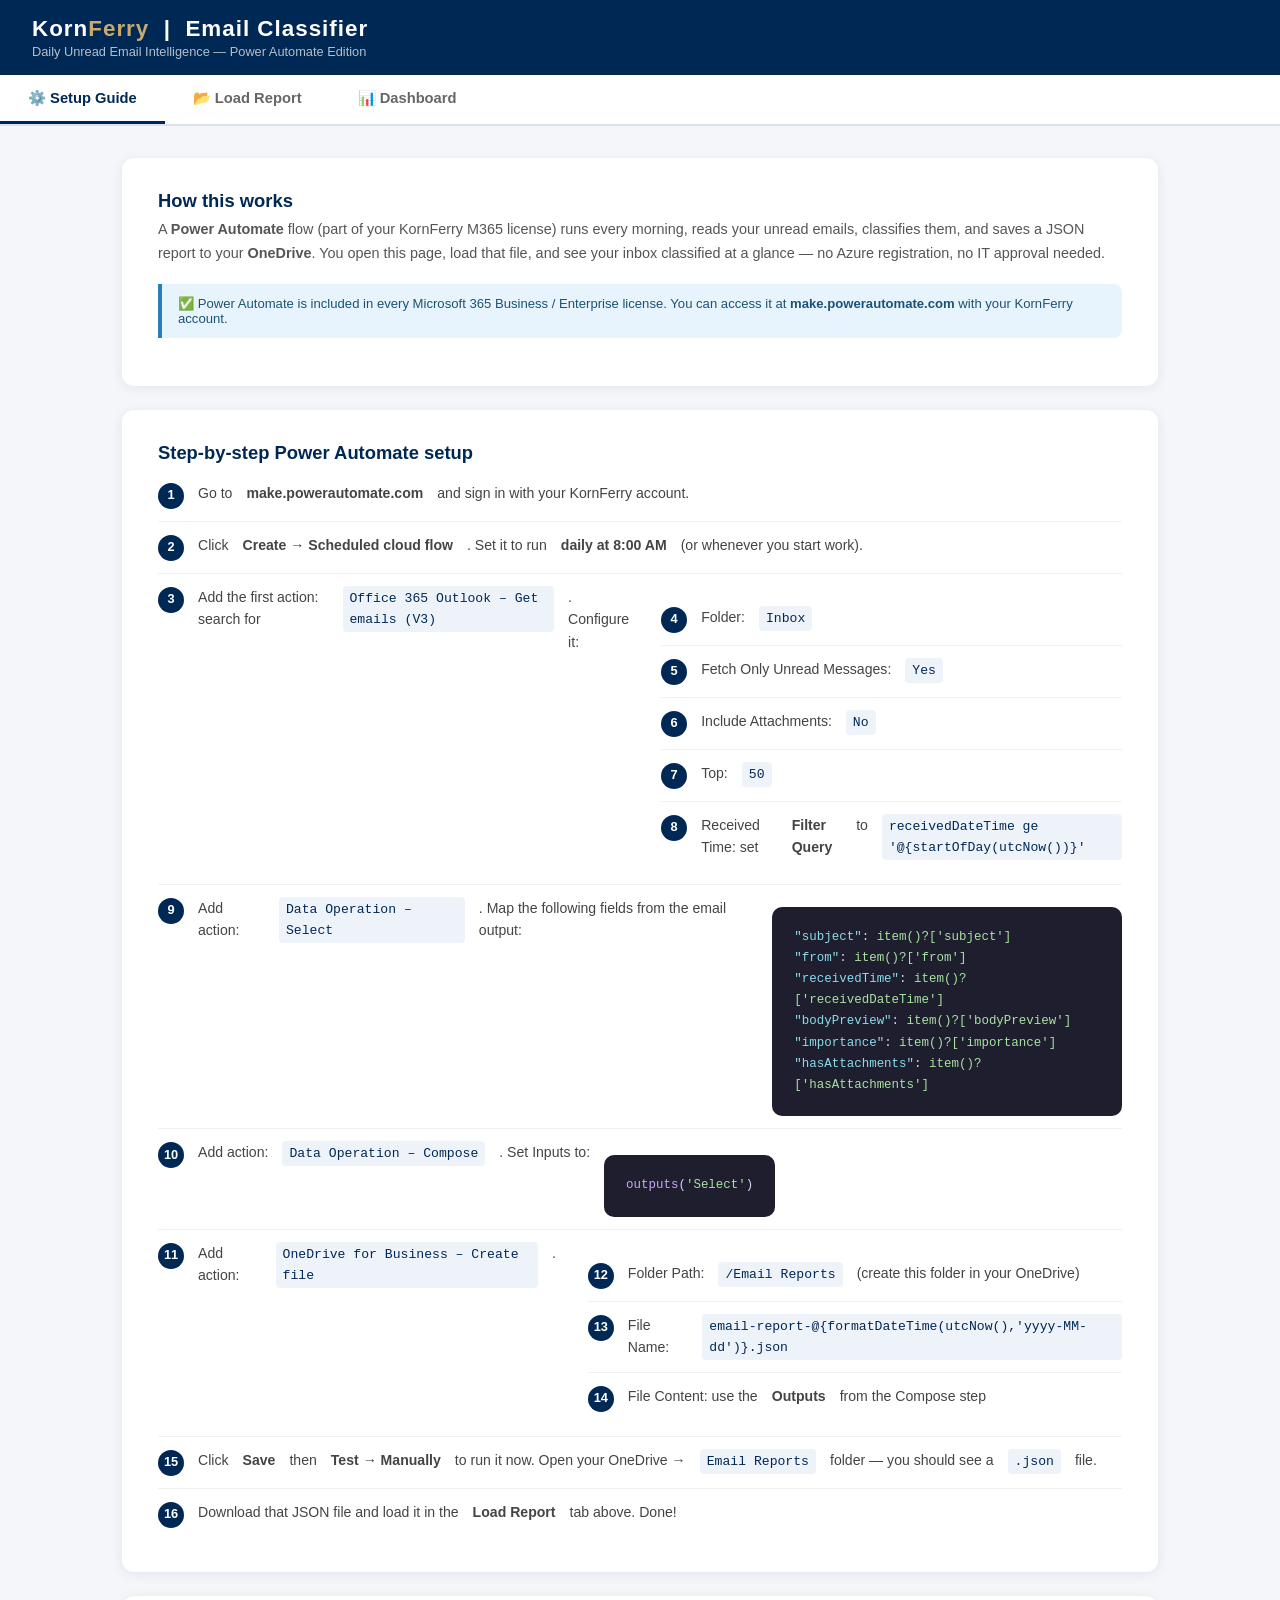
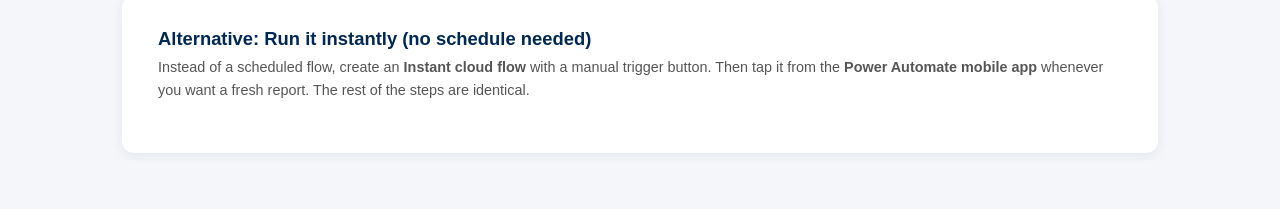
<file: KF_Email_Classifier.html>
<!DOCTYPE html>
<html lang="en">
<head>
  <meta charset="UTF-8"/>
  <meta name="viewport" content="width=device-width, initial-scale=1.0"/>
  <title>KF Email Classifier</title>
  <style>
    :root {
      --kf-blue: #002855;
      --kf-gold: #C8A96E;
      --kf-light: #f4f6f9;
      --kf-border: #dde2ea;
      --urgent:   #c0392b;
      --action:   #e67e22;
      --meeting:  #8e44ad;
      --info:     #2980b9;
      --fyi:      #27ae60;
      --external: #16a085;
    }
    * { box-sizing: border-box; margin: 0; padding: 0; }
    body { font-family: 'Segoe UI', Arial, sans-serif; background: var(--kf-light); color: #222; min-height: 100vh; }

    /* ── HEADER ── */
    header {
      background: var(--kf-blue); color: #fff;
      padding: 16px 32px;
      display: flex; align-items: center; justify-content: space-between;
      box-shadow: 0 2px 8px rgba(0,0,0,.18);
    }
    .logo { font-size: 1.4rem; font-weight: 700; letter-spacing: 1px; }
    .logo span { color: var(--kf-gold); }
    .subtitle { font-size: .8rem; opacity: .7; margin-top: 2px; }

    /* ── TABS ── */
    .tab-bar {
      background: #fff;
      border-bottom: 2px solid var(--kf-border);
      display: flex; gap: 0;
    }
    .tab {
      padding: 14px 28px;
      font-size: .92rem; font-weight: 600; cursor: pointer;
      border-bottom: 3px solid transparent;
      color: #666; transition: color .15s, border-color .15s;
    }
    .tab.active { color: var(--kf-blue); border-bottom-color: var(--kf-blue); }
    .tab:hover:not(.active) { color: #333; }
    .tab-panel { display: none; padding: 32px; max-width: 1100px; margin: 0 auto; }
    .tab-panel.active { display: block; }

    /* ── SETUP PANEL ── */
    .setup-card {
      background: #fff; border-radius: 12px;
      padding: 32px 36px; box-shadow: 0 2px 12px rgba(0,40,85,.08);
      margin-bottom: 24px;
    }
    .setup-card h2 { color: var(--kf-blue); margin-bottom: 6px; font-size: 1.15rem; }
    .setup-card p  { color: #555; font-size: .9rem; line-height: 1.65; margin-bottom: 18px; }
    .step-list { counter-reset: steps; list-style: none; }
    .step-list li {
      counter-increment: steps;
      display: flex; gap: 14px; align-items: flex-start;
      padding: 12px 0; border-bottom: 1px solid #f0f0f0;
      font-size: .88rem; color: #444; line-height: 1.6;
    }
    .step-list li:last-child { border-bottom: none; }
    .step-list li::before {
      content: counter(steps);
      background: var(--kf-blue); color: #fff;
      min-width: 26px; height: 26px;
      border-radius: 50%; display: flex; align-items: center; justify-content: center;
      font-size: .8rem; font-weight: 700; flex-shrink: 0; margin-top: 1px;
    }
    code {
      background: #eef3fa; color: var(--kf-blue);
      padding: 2px 7px; border-radius: 4px; font-size: .82rem;
      font-family: 'Consolas', monospace;
    }
    .pa-json {
      background: #1e1e2e; color: #cdd6f4;
      border-radius: 10px; padding: 20px 22px;
      font-family: 'Consolas', monospace; font-size: .78rem;
      line-height: 1.7; overflow-x: auto; margin-top: 14px;
    }
    .pa-json .key   { color: #89dceb; }
    .pa-json .str   { color: #a6e3a1; }
    .pa-json .kw    { color: #cba6f7; }
    .copy-btn {
      background: var(--kf-gold); color: var(--kf-blue);
      border: none; border-radius: 6px;
      padding: 7px 16px; font-size: .8rem; font-weight: 700;
      cursor: pointer; margin-top: 10px; float: right;
    }
    .copy-btn:hover { background: #b8954e; }
    .tip {
      background: #e8f4fd; border-left: 4px solid var(--info);
      border-radius: 0 8px 8px 0; padding: 12px 16px;
      font-size: .82rem; color: #1a5276; margin: 16px 0;
    }

    /* ── LOAD PANEL ── */
    #drop-zone {
      border: 2.5px dashed var(--kf-border);
      border-radius: 14px; background: #fff;
      text-align: center; padding: 54px 32px;
      cursor: pointer; transition: border-color .2s, background .2s;
    }
    #drop-zone:hover, #drop-zone.drag-over {
      border-color: var(--kf-blue); background: #f0f5ff;
    }
    #drop-zone .icon { font-size: 3rem; margin-bottom: 12px; }
    #drop-zone h3 { color: var(--kf-blue); margin-bottom: 6px; }
    #drop-zone p  { color: #888; font-size: .88rem; }
    #file-input { display: none; }
    .or-divider { text-align: center; margin: 16px 0; color: #bbb; font-size: .85rem; position: relative; }
    .or-divider::before, .or-divider::after {
      content: ''; position: absolute; top: 50%; width: 44%;
      height: 1px; background: #dde2ea;
    }
    .or-divider::before { left: 0; }
    .or-divider::after  { right: 0; }
    #paste-area {
      width: 100%; min-height: 120px;
      border: 1.5px solid var(--kf-border); border-radius: 8px;
      padding: 12px 14px; font-size: .85rem; font-family: 'Consolas', monospace;
      resize: vertical; color: #333;
    }
    #paste-area:focus { outline: none; border-color: var(--kf-blue); }
    .load-actions { display: flex; gap: 10px; margin-top: 12px; }
    .btn-primary {
      background: var(--kf-blue); color: #fff;
      border: none; border-radius: 7px;
      padding: 11px 24px; font-size: .92rem; font-weight: 600; cursor: pointer;
    }
    .btn-primary:hover { background: #003a75; }
    .btn-secondary {
      background: #fff; color: var(--kf-blue);
      border: 1.5px solid var(--kf-blue); border-radius: 7px;
      padding: 11px 20px; font-size: .88rem; font-weight: 600; cursor: pointer;
    }
    .btn-secondary:hover { background: #f0f5ff; }

    /* ── DASHBOARD PANEL ── */
    .topbar {
      display: flex; align-items: center; justify-content: space-between;
      margin-bottom: 22px; flex-wrap: wrap; gap: 10px;
    }
    .topbar .meta { font-size: .82rem; color: #888; }
    .topbar .title { font-size: 1.1rem; font-weight: 700; color: var(--kf-blue); }
    .stats-row { display: flex; gap: 12px; margin-bottom: 24px; flex-wrap: wrap; }
    .stat-card {
      flex: 1; min-width: 110px; background: #fff;
      border-radius: 10px; padding: 14px 16px;
      text-align: center; box-shadow: 0 1px 6px rgba(0,0,0,.07);
      border-top: 4px solid #ccc; cursor: pointer; transition: box-shadow .15s;
    }
    .stat-card:hover { box-shadow: 0 3px 14px rgba(0,0,0,.12); }
    .stat-card.urgent  { border-color: var(--urgent);  } .stat-card.urgent  .count { color: var(--urgent);  }
    .stat-card.action  { border-color: var(--action);  } .stat-card.action  .count { color: var(--action);  }
    .stat-card.meeting { border-color: var(--meeting); } .stat-card.meeting .count { color: var(--meeting); }
    .stat-card.info    { border-color: var(--info);    } .stat-card.info    .count { color: var(--info);    }
    .stat-card.fyi     { border-color: var(--fyi);     } .stat-card.fyi     .count { color: var(--fyi);     }
    .stat-card.external{ border-color: var(--external);} .stat-card.external .count{ color: var(--external);}
    .stat-card.all     { border-color: #555; }           .stat-card.all     .count { color: #555;           }
    .stat-card .count  { font-size: 1.9rem; font-weight: 700; }
    .stat-card .label  { font-size: .7rem; color: #777; margin-top: 2px; text-transform: uppercase; letter-spacing: .5px; }
    .filter-bar { display: flex; gap: 8px; margin-bottom: 18px; flex-wrap: wrap; }
    .filter-btn {
      padding: 6px 14px; font-size: .78rem; border-radius: 20px;
      background: #fff; border: 1.5px solid var(--kf-border); color: #555; cursor: pointer; font-weight: 500;
    }
    .filter-btn.active { background: var(--kf-blue); color: #fff; border-color: var(--kf-blue); }
    .filter-btn:hover:not(.active) { border-color: var(--kf-blue); color: var(--kf-blue); }
    #email-list { display: flex; flex-direction: column; gap: 10px; }
    .email-card {
      background: #fff; border-radius: 10px;
      padding: 15px 20px; box-shadow: 0 1px 5px rgba(0,0,0,.06);
      border-left: 5px solid #ccc;
      display: flex; gap: 14px; align-items: flex-start;
      transition: box-shadow .15s;
    }
    .email-card:hover { box-shadow: 0 3px 12px rgba(0,0,0,.11); }
    .email-card.urgent  { border-color: var(--urgent);  }
    .email-card.action  { border-color: var(--action);  }
    .email-card.meeting { border-color: var(--meeting); }
    .email-card.info    { border-color: var(--info);    }
    .email-card.fyi     { border-color: var(--fyi);     }
    .email-card.external{ border-color: var(--external);}
    .badge {
      flex-shrink: 0; padding: 3px 10px; border-radius: 12px;
      font-size: .67rem; font-weight: 700; text-transform: uppercase;
      letter-spacing: .5px; color: #fff; margin-top: 2px;
    }
    .b-urgent  { background: var(--urgent);  }
    .b-action  { background: var(--action);  }
    .b-meeting { background: var(--meeting); }
    .b-info    { background: var(--info);    }
    .b-fyi     { background: var(--fyi);     }
    .b-external{ background: var(--external);}
    .email-body { flex: 1; min-width: 0; }
    .e-subject {
      font-weight: 600; font-size: .96rem; color: #1a1a2e;
      white-space: nowrap; overflow: hidden; text-overflow: ellipsis;
    }
    .e-meta { font-size: .76rem; color: #999; margin-top: 3px; display: flex; gap: 12px; flex-wrap: wrap; }
    .e-preview {
      font-size: .82rem; color: #555; margin-top: 6px;
      overflow: hidden; display: -webkit-box;
      -webkit-line-clamp: 2; -webkit-box-orient: vertical;
    }
    .e-reason { font-size: .73rem; color: #aaa; margin-top: 5px; font-style: italic; }
    .empty { text-align: center; padding: 50px 0; color: #bbb; font-size: .95rem; }
    #error-banner {
      background: #fff0f0; border: 1px solid #ffbcbc; border-radius: 8px;
      padding: 12px 16px; color: #c0392b; margin-bottom: 16px;
      display: none; font-size: .86rem;
    }
    .btn-load-new {
      background: transparent; color: #888;
      border: 1px solid #ddd; border-radius: 7px;
      padding: 8px 16px; font-size: .8rem; cursor: pointer;
    }
    .btn-load-new:hover { background: #f5f5f5; }
  </style>
</head>
<body>

<header>
  <div>
    <div class="logo">Korn<span>Ferry</span> &nbsp;|&nbsp; Email Classifier</div>
    <div class="subtitle">Daily Unread Email Intelligence — Power Automate Edition</div>
  </div>
</header>

<div class="tab-bar">
  <div class="tab active" onclick="switchTab('setup', this)">⚙️ Setup Guide</div>
  <div class="tab" onclick="switchTab('load', this)">📂 Load Report</div>
  <div class="tab" onclick="switchTab('dashboard', this)" id="tab-dashboard">📊 Dashboard</div>
</div>

<!-- ══════════ SETUP TAB ══════════ -->
<div class="tab-panel active" id="panel-setup">

  <div class="setup-card">
    <h2>How this works</h2>
    <p>
      A <strong>Power Automate</strong> flow (part of your KornFerry M365 license) runs every morning,
      reads your unread emails, classifies them, and saves a JSON report to your <strong>OneDrive</strong>.
      You open this page, load that file, and see your inbox classified at a glance — no Azure registration, no IT approval needed.
    </p>
    <div class="tip">
      ✅ Power Automate is included in every Microsoft 365 Business / Enterprise license. You can access it at
      <strong>make.powerautomate.com</strong> with your KornFerry account.
    </div>
  </div>

  <div class="setup-card">
    <h2>Step-by-step Power Automate setup</h2>
    <ol class="step-list">
      <li>
        Go to <strong>make.powerautomate.com</strong> and sign in with your KornFerry account.
      </li>
      <li>
        Click <strong>Create → Scheduled cloud flow</strong>.
        Set it to run <strong>daily at 8:00 AM</strong> (or whenever you start work).
      </li>
      <li>
        Add the first action: search for <code>Office 365 Outlook – Get emails (V3)</code>.
        <br/>Configure it:
        <ul style="margin-top:8px;padding-left:18px;font-size:.85rem;line-height:1.8;">
          <li>Folder: <code>Inbox</code></li>
          <li>Fetch Only Unread Messages: <code>Yes</code></li>
          <li>Include Attachments: <code>No</code></li>
          <li>Top: <code>50</code></li>
          <li>Received Time: set <strong>Filter Query</strong> to <code>receivedDateTime ge '@{startOfDay(utcNow())}'</code></li>
        </ul>
      </li>
      <li>
        Add action: <code>Data Operation – Select</code>.
        Map the following fields from the email output:
        <div class="pa-json" style="margin-top:10px;">
<span class="key">"subject"</span>:       <span class="str">item()?['subject']</span><br>
<span class="key">"from"</span>:          <span class="str">item()?['from']</span><br>
<span class="key">"receivedTime"</span>:  <span class="str">item()?['receivedDateTime']</span><br>
<span class="key">"bodyPreview"</span>:   <span class="str">item()?['bodyPreview']</span><br>
<span class="key">"importance"</span>:    <span class="str">item()?['importance']</span><br>
<span class="key">"hasAttachments"</span>: <span class="str">item()?['hasAttachments']</span>
        </div>
      </li>
      <li>
        Add action: <code>Data Operation – Compose</code>.
        Set Inputs to:
        <div class="pa-json">
<span class="kw">outputs</span>(<span class="str">'Select'</span>)
        </div>
      </li>
      <li>
        Add action: <code>OneDrive for Business – Create file</code>.
        <ul style="margin-top:8px;padding-left:18px;font-size:.85rem;line-height:1.8;">
          <li>Folder Path: <code>/Email Reports</code> (create this folder in your OneDrive)</li>
          <li>File Name: <code>email-report-@{formatDateTime(utcNow(),'yyyy-MM-dd')}.json</code></li>
          <li>File Content: use the <strong>Outputs</strong> from the Compose step</li>
        </ul>
      </li>
      <li>
        Click <strong>Save</strong> then <strong>Test → Manually</strong> to run it now.
        Open your OneDrive → <code>Email Reports</code> folder — you should see a <code>.json</code> file.
      </li>
      <li>
        Download that JSON file and load it in the <strong>Load Report</strong> tab above. Done!
      </li>
    </ol>
  </div>

  <div class="setup-card">
    <h2>Alternative: Run it instantly (no schedule needed)</h2>
    <p>
      Instead of a scheduled flow, create an <strong>Instant cloud flow</strong> with a manual trigger button.
      Then tap it from the <strong>Power Automate mobile app</strong> whenever you want a fresh report.
      The rest of the steps are identical.
    </p>
  </div>

</div>

<!-- ══════════ LOAD TAB ══════════ -->
<div class="tab-panel" id="panel-load">

  <div id="drop-zone" onclick="document.getElementById('file-input').click()"
       ondragover="event.preventDefault();this.classList.add('drag-over')"
       ondragleave="this.classList.remove('drag-over')"
       ondrop="handleDrop(event)">
    <div class="icon">📁</div>
    <h3>Drop your JSON report here</h3>
    <p>Or click to browse — select the file from your OneDrive / Downloads folder</p>
  </div>
  <input type="file" id="file-input" accept=".json" onchange="handleFileInput(event)"/>

  <div class="or-divider">— or paste JSON directly —</div>

  <textarea id="paste-area" placeholder='Paste the JSON content here, e.g.:
[{"subject":"Q3 Budget Review","from":"john.smith@company.com","receivedTime":"2026-06-08T08:12:00Z","bodyPreview":"Please review...","importance":"high","hasAttachments":false}, ...]'></textarea>

  <div class="load-actions">
    <button class="btn-primary" onclick="loadFromPaste()">Load from Paste</button>
    <button class="btn-secondary" onclick="loadSampleData()">Load Sample Data</button>
  </div>

  <div id="error-banner"></div>
</div>

<!-- ══════════ DASHBOARD TAB ══════════ -->
<div class="tab-panel" id="panel-dashboard">
  <div class="topbar">
    <div>
      <div class="title" id="dash-title">No report loaded</div>
      <div class="meta" id="dash-meta"></div>
    </div>
    <button class="btn-load-new" onclick="switchTab('load', document.querySelector('[onclick*=load]'))">↩ Load new report</button>
  </div>
  <div class="stats-row" id="stats-row"></div>
  <div class="filter-bar" id="filter-bar">
    <button class="filter-btn active" onclick="filterEmails('all',this)">All</button>
    <button class="filter-btn" onclick="filterEmails('urgent',this)">🔴 Urgent</button>
    <button class="filter-btn" onclick="filterEmails('action',this)">🟠 Action Req.</button>
    <button class="filter-btn" onclick="filterEmails('meeting',this)">🟣 Meeting</button>
    <button class="filter-btn" onclick="filterEmails('info',this)">🔵 Info</button>
    <button class="filter-btn" onclick="filterEmails('fyi',this)">🟢 FYI</button>
    <button class="filter-btn" onclick="filterEmails('external',this)">🩵 External</button>
  </div>
  <div id="email-list"><div class="empty">Load a report to see your classified emails.</div></div>
</div>

<script>
// ─── TABS ────────────────────────────────────────
function switchTab(name, btn) {
  document.querySelectorAll('.tab-panel').forEach(p => p.classList.remove('active'));
  document.querySelectorAll('.tab').forEach(t => t.classList.remove('active'));
  document.getElementById('panel-' + name).classList.add('active');
  if (btn && btn.classList) btn.classList.add('active');
}

// ─── CLASSIFICATION ENGINE ────────────────────────
const RULES = {
  urgent:  { kw: ['urgent','asap','immediate','critical','emergency','action required today','deadline today','overdue','past due','escalation'] },
  meeting: { kw: ['meeting','invite','calendar','sync','call','webinar','interview','appointment','zoom','teams meeting','conference','join us'] },
  action:  { kw: ['action required','please review','approval needed','sign off','feedback requested','response needed','please respond','follow up','follow-up','reminder','due date','deadline','your input'] },
  fyi:     { kw: ['fyi','for your information','no action','no action needed','heads up'] },
  info:    { kw: ['update','announcement','newsletter','report','summary','weekly','monthly','quarterly','results','status update','project update'] },
};

function classify(email) {
  const sub  = (email.subject     || '').toLowerCase();
  const body = (email.bodyPreview || '').toLowerCase();
  const from = (email.from        || '').toLowerCase();
  const isKF = from.includes('kornferry') || from.includes('korn-ferry') || from.includes('@kf.');
  const hit  = (kw) => kw.some(k => sub.includes(k) || body.includes(k));

  if (email.importance === 'high' || hit(RULES.urgent.kw))
    return { cat: 'urgent',  reason: 'Flagged high-importance or urgent keyword' };
  if (hit(RULES.meeting.kw))
    return { cat: 'meeting', reason: 'Meeting or calendar invite' };
  if (hit(RULES.action.kw))
    return { cat: 'action',  reason: 'Requires your action or response' };
  if (!isKF && from.includes('@'))
    return { cat: 'external',reason: 'Sender is outside KornFerry' };
  if (hit(RULES.fyi.kw))
    return { cat: 'fyi',     reason: 'No action needed' };
  if (hit(RULES.info.kw))
    return { cat: 'info',    reason: 'Informational update' };
  return   { cat: 'info',    reason: 'General email' };
}

// ─── STATE ───────────────────────────────────────
let allEmails = [];

// ─── FILE / PASTE LOADERS ─────────────────────────
function handleDrop(e) {
  e.preventDefault();
  document.getElementById('drop-zone').classList.remove('drag-over');
  const file = e.dataTransfer.files[0];
  if (file) readFile(file);
}
function handleFileInput(e) {
  const file = e.target.files[0];
  if (file) readFile(file);
}
function readFile(file) {
  const reader = new FileReader();
  reader.onload = ev => parseAndRender(ev.target.result, file.name);
  reader.readAsText(file);
}
function loadFromPaste() {
  const text = document.getElementById('paste-area').value.trim();
  if (!text) { showError('Paste area is empty.'); return; }
  parseAndRender(text, 'pasted data');
}

function parseAndRender(text, source) {
  hideError();
  try {
    let data = JSON.parse(text);
    // Power Automate sometimes wraps the array in { value: [...] }
    if (data && !Array.isArray(data) && Array.isArray(data.value)) data = data.value;
    if (!Array.isArray(data)) throw new Error('Expected a JSON array of emails.');
    allEmails = data.map(e => ({ ...e, classification: classify(e) }));
    renderDashboard(source);
    switchTab('dashboard', document.querySelectorAll('.tab')[2]);
  } catch (err) {
    showError('Could not parse JSON: ' + err.message);
  }
}

function loadSampleData() {
  const sample = [
    { subject: 'URGENT: Q3 Budget Approval Needed by EOD', from: 'sarah.jones@kornferry.com',       receivedTime: new Date().toISOString(), bodyPreview: 'Hi, we need your sign-off on the Q3 budget before close of business today. Please review the attached spreadsheet urgently.', importance: 'high', hasAttachments: true  },
    { subject: 'Teams Meeting Invite: Weekly Leadership Sync', from: 'calendar@kornferry.com',       receivedTime: new Date().toISOString(), bodyPreview: 'You are invited to the Weekly Leadership Sync. Join Microsoft Teams Meeting. Thursday at 10:00 AM.',                  importance: 'normal', hasAttachments: false },
    { subject: 'Please Review: Project Phoenix Proposal',    from: 'mike.chen@kornferry.com',        receivedTime: new Date().toISOString(), bodyPreview: 'Hi, could you please review the attached proposal and provide your feedback by Friday?',                               importance: 'normal', hasAttachments: true  },
    { subject: 'Q2 Results Summary — All Hands Deck',        from: 'communications@kornferry.com',   receivedTime: new Date().toISOString(), bodyPreview: 'Please find attached the Q2 business results summary shared during today\'s All Hands meeting.',                       importance: 'normal', hasAttachments: true  },
    { subject: 'FYI: Office closure on June 19th',           from: 'hr@kornferry.com',               receivedTime: new Date().toISOString(), bodyPreview: 'No action required. Just a reminder that our offices will be closed on June 19th in observance of Juneteenth.',       importance: 'normal', hasAttachments: false },
    { subject: 'Partnership Opportunity — New Proposal',     from: 'vendor@externalpartner.com',     receivedTime: new Date().toISOString(), bodyPreview: 'Dear team, I wanted to reach out regarding a potential partnership that could benefit both our organizations.',          importance: 'normal', hasAttachments: false },
    { subject: 'Monthly Newsletter: June 2026',              from: 'newsletter@kornferry.com',        receivedTime: new Date().toISOString(), bodyPreview: 'Inside this month\'s edition: leadership updates, new client wins, culture corner, and upcoming events.',              importance: 'normal', hasAttachments: false },
    { subject: 'Action Required: Complete your compliance training', from: 'compliance@kornferry.com', receivedTime: new Date().toISOString(), bodyPreview: 'Your annual compliance training is due by June 30th. Please log in to the learning portal and complete all modules.',  importance: 'normal', hasAttachments: false },
  ];
  parseAndRender(JSON.stringify(sample), 'Sample Data');
}

// ─── RENDER ──────────────────────────────────────
const CAT_LABELS = { urgent:'Urgent', action:'Action Req.', meeting:'Meeting', info:'Info', fyi:'FYI', external:'External' };
const CAT_EMOJIS = { urgent:'🔴', action:'🟠', meeting:'🟣', info:'🔵', fyi:'🟢', external:'🩵' };

function renderDashboard(source) {
  const counts = { urgent:0, action:0, meeting:0, info:0, fyi:0, external:0 };
  allEmails.forEach(e => { if (counts[e.classification.cat] !== undefined) counts[e.classification.cat]++; });

  document.getElementById('dash-title').textContent = `📬 ${allEmails.length} Unread Emails`;
  document.getElementById('dash-meta').textContent  = `Source: ${source} · Loaded at ${new Date().toLocaleTimeString()}`;

  // Stats
  document.getElementById('stats-row').innerHTML =
    Object.entries(counts).map(([cat, n]) => `
      <div class="stat-card ${cat}" onclick="filterEmails('${cat}', null)">
        <div class="count">${n}</div>
        <div class="label">${CAT_LABELS[cat]}</div>
      </div>`).join('') +
    `<div class="stat-card all" onclick="filterEmails('all',null)">
       <div class="count">${allEmails.length}</div><div class="label">Total</div>
     </div>`;

  renderEmails(allEmails);
}

function renderEmails(emails) {
  const list = document.getElementById('email-list');
  if (!emails.length) {
    list.innerHTML = '<div class="empty">🎉 No emails in this category!</div>';
    return;
  }

  // Sort: urgent first
  const order = { urgent:0, action:1, meeting:2, external:3, info:4, fyi:5 };
  const sorted = [...emails].sort((a,b) => (order[a.classification.cat]||9) - (order[b.classification.cat]||9));

  list.innerHTML = sorted.map(e => {
    const { cat, reason } = e.classification;
    const sub  = e.subject     || '(No subject)';
    const from = e.from        || 'Unknown';
    const time = e.receivedTime ? new Date(e.receivedTime).toLocaleTimeString([],{hour:'2-digit',minute:'2-digit'}) : '';
    const prev = e.bodyPreview || '';
    const att  = e.hasAttachments ? '<span>📎 Attachment</span>' : '';
    return `
      <div class="email-card ${cat}">
        <span class="badge b-${cat}">${CAT_EMOJIS[cat]} ${cat}</span>
        <div class="email-body">
          <div class="e-subject">${esc(sub)}</div>
          <div class="e-meta">
            <span>From: <strong>${esc(from)}</strong></span>
            ${time ? `<span>🕐 ${time}</span>` : ''}
            ${att}
          </div>
          <div class="e-preview">${esc(prev)}</div>
          <div class="e-reason">📌 ${esc(reason)}</div>
        </div>
      </div>`;
  }).join('');
}

let activeFilter = 'all';
function filterEmails(cat, btn) {
  activeFilter = cat;
  document.querySelectorAll('.filter-btn').forEach(b => b.classList.remove('active'));
  if (btn) btn.classList.add('active');
  const filtered = cat === 'all' ? allEmails : allEmails.filter(e => e.classification.cat === cat);
  renderEmails(filtered);
}

// ─── UTILS ───────────────────────────────────────
function esc(s) {
  return String(s).replace(/&/g,'&amp;').replace(/</g,'&lt;').replace(/>/g,'&gt;').replace(/"/g,'&quot;');
}
function showError(msg) {
  const el = document.getElementById('error-banner');
  el.textContent = '⚠️ ' + msg;
  el.style.display = 'block';
}
function hideError() {
  document.getElementById('error-banner').style.display = 'none';
}
</script>
</body>
</html>
</file>
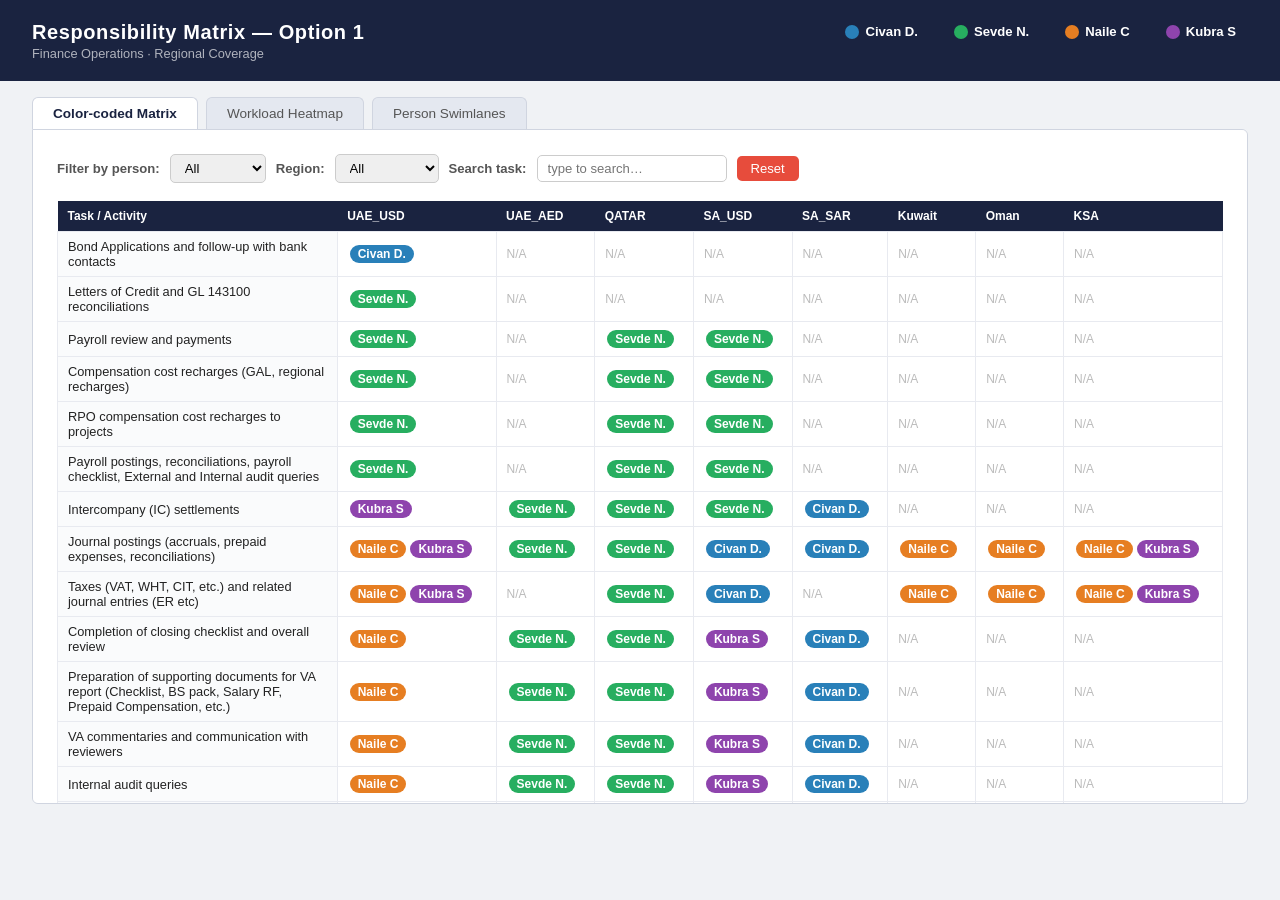
<file: responsibility-matrix.html>
<!DOCTYPE html>
<html lang="en">
<head>
<meta charset="UTF-8">
<meta name="viewport" content="width=device-width, initial-scale=1.0">
<title>Responsibility Matrix — Option 1</title>
<style>
  * { box-sizing: border-box; margin: 0; padding: 0; }
  body { font-family: 'Segoe UI', sans-serif; background: #f0f2f5; color: #333; }

  header {
    background: #1a2340;
    color: white;
    padding: 18px 32px;
    display: flex;
    align-items: center;
    justify-content: space-between;
    flex-wrap: wrap;
    gap: 12px;
  }
  header h1 { font-size: 1.25rem; font-weight: 600; letter-spacing: .03em; }
  header small { font-size: .8rem; opacity: .65; display: block; margin-top: 2px; }

  .view-tabs {
    display: flex;
    gap: 8px;
    padding: 16px 32px 0;
  }
  .tab {
    padding: 8px 20px;
    border-radius: 6px 6px 0 0;
    border: 1px solid #d0d5e0;
    border-bottom: none;
    background: #e4e8f0;
    cursor: pointer;
    font-size: .85rem;
    font-weight: 500;
    color: #555;
    transition: background .15s;
  }
  .tab.active { background: white; color: #1a2340; font-weight: 700; }
  .tab:hover:not(.active) { background: #d8dce8; }

  .panel {
    display: none;
    background: white;
    border: 1px solid #d0d5e0;
    border-radius: 0 6px 6px 6px;
    margin: 0 32px 32px;
    padding: 24px;
    overflow-x: auto;
  }
  .panel.active { display: block; }

  /* ── Legend ── */
  .legend {
    display: flex;
    flex-wrap: wrap;
    gap: 12px;
    margin-bottom: 18px;
    align-items: center;
  }
  .legend-item {
    display: flex;
    align-items: center;
    gap: 6px;
    font-size: .82rem;
    cursor: pointer;
    padding: 4px 10px;
    border-radius: 20px;
    border: 2px solid transparent;
    transition: border-color .15s;
  }
  .legend-item.dimmed { opacity: .3; }
  .legend-dot {
    width: 14px; height: 14px;
    border-radius: 50%;
    flex-shrink: 0;
  }
  .legend-label { font-weight: 600; }

  /* ── Filters ── */
  .filters {
    display: flex;
    flex-wrap: wrap;
    gap: 10px;
    margin-bottom: 18px;
    align-items: center;
  }
  .filters label { font-size: .82rem; font-weight: 600; color: #555; }
  .filters select, .filters input {
    padding: 5px 10px;
    border: 1px solid #ccc;
    border-radius: 5px;
    font-size: .82rem;
  }
  .btn-reset {
    padding: 5px 14px;
    background: #e74c3c;
    color: white;
    border: none;
    border-radius: 5px;
    font-size: .82rem;
    cursor: pointer;
  }

  /* ── Matrix Table (View 1) ── */
  .matrix-table { border-collapse: collapse; width: 100%; font-size: .8rem; }
  .matrix-table th {
    background: #1a2340;
    color: white;
    padding: 8px 10px;
    text-align: left;
    white-space: nowrap;
    font-size: .75rem;
    position: sticky;
    top: 0;
    z-index: 2;
  }
  .matrix-table th:first-child { min-width: 220px; }
  .matrix-table td {
    padding: 7px 10px;
    border: 1px solid #e8eaf0;
    vertical-align: middle;
    white-space: nowrap;
    transition: opacity .2s;
  }
  .matrix-table tr:hover td { background: rgba(0,0,0,.03); }
  .matrix-table .task-cell {
    font-weight: 500;
    color: #222;
    white-space: normal;
    max-width: 260px;
    background: #fafbfc;
  }
  .cell-na { color: #bbb; font-size: .75rem; }
  .person-chip {
    display: inline-block;
    padding: 2px 8px;
    border-radius: 20px;
    font-size: .75rem;
    font-weight: 600;
    margin: 1px 2px;
    color: white;
    white-space: nowrap;
  }
  .matrix-table tr.hidden { display: none; }

  /* ── Heatmap (View 2) ── */
  .heatmap-wrap { overflow-x: auto; }
  .heatmap-table { border-collapse: collapse; font-size: .85rem; }
  .heatmap-table th {
    background: #1a2340;
    color: white;
    padding: 10px 16px;
    text-align: center;
    white-space: nowrap;
  }
  .heatmap-table td {
    padding: 14px 20px;
    border: 2px solid white;
    text-align: center;
    font-weight: 700;
    font-size: 1.1rem;
    min-width: 90px;
    position: relative;
    cursor: default;
  }
  .heatmap-table td.person-header {
    text-align: left;
    font-size: .85rem;
    font-weight: 700;
    color: white;
    padding: 10px 16px;
    white-space: nowrap;
  }
  .heatmap-table td small {
    display: block;
    font-size: .7rem;
    font-weight: 400;
    opacity: .75;
    margin-top: 2px;
  }
  .heatmap-table td.zero { background: #f0f2f5; color: #bbb; font-size: .85rem; }

  .heatmap-tooltip {
    display: none;
    position: absolute;
    bottom: calc(100% + 6px);
    left: 50%;
    transform: translateX(-50%);
    background: #1a2340;
    color: white;
    padding: 8px 12px;
    border-radius: 6px;
    font-size: .75rem;
    font-weight: 400;
    z-index: 10;
    white-space: nowrap;
    min-width: 160px;
    text-align: left;
    pointer-events: none;
  }
  .heatmap-table td:hover .heatmap-tooltip { display: block; }

  /* ── Swimlane (View 3) ── */
  .swimlane-grid {
    display: grid;
    grid-template-columns: repeat(auto-fill, minmax(320px, 1fr));
    gap: 20px;
  }
  .swim-card {
    border-radius: 10px;
    overflow: hidden;
    box-shadow: 0 2px 8px rgba(0,0,0,.1);
  }
  .swim-header {
    padding: 14px 18px;
    color: white;
    font-size: 1rem;
    font-weight: 700;
    display: flex;
    align-items: center;
    gap: 10px;
  }
  .swim-avatar {
    width: 36px; height: 36px;
    border-radius: 50%;
    background: rgba(255,255,255,.3);
    display: flex;
    align-items: center;
    justify-content: center;
    font-size: 1rem;
    font-weight: 800;
    flex-shrink: 0;
  }
  .swim-body { background: white; padding: 16px; }
  .swim-region { margin-bottom: 12px; }
  .swim-region-title {
    font-size: .72rem;
    font-weight: 700;
    letter-spacing: .06em;
    text-transform: uppercase;
    color: #888;
    margin-bottom: 6px;
    padding-bottom: 4px;
    border-bottom: 1px solid #eee;
  }
  .swim-task {
    font-size: .8rem;
    padding: 4px 0;
    color: #333;
    display: flex;
    gap: 6px;
    align-items: flex-start;
  }
  .swim-task::before {
    content: '▸';
    color: #aaa;
    flex-shrink: 0;
    margin-top: 1px;
  }
  .swim-stat {
    font-size: .75rem;
    opacity: .8;
    margin-left: 8px;
  }
  .swim-total {
    font-size: .78rem;
    background: rgba(255,255,255,.25);
    border-radius: 20px;
    padding: 2px 10px;
    margin-left: auto;
  }

  /* scrollable panel */
  #panel-matrix { max-height: 75vh; overflow-y: auto; padding: 0; }
  #panel-matrix .inner { padding: 24px; }
</style>
</head>
<body>

<header>
  <div>
    <h1>Responsibility Matrix — Option 1</h1>
    <small>Finance Operations · Regional Coverage</small>
  </div>
  <div class="legend" id="legend"></div>
</header>

<div class="view-tabs">
  <div class="tab active" onclick="switchTab('matrix')">Color-coded Matrix</div>
  <div class="tab" onclick="switchTab('heatmap')">Workload Heatmap</div>
  <div class="tab" onclick="switchTab('swimlane')">Person Swimlanes</div>
</div>

<!-- VIEW 1: Color-coded Matrix -->
<div class="panel active" id="panel-matrix">
  <div class="inner">
    <div class="filters">
      <label>Filter by person:</label>
      <select id="filter-person" onchange="filterMatrix()">
        <option value="">All</option>
      </select>
      <label>Region:</label>
      <select id="filter-region" onchange="filterMatrix()">
        <option value="">All</option>
      </select>
      <label>Search task:</label>
      <input type="text" id="filter-search" placeholder="type to search…" oninput="filterMatrix()">
      <button class="btn-reset" onclick="resetFilters()">Reset</button>
    </div>
    <table class="matrix-table" id="matrix-table"></table>
  </div>
</div>

<!-- VIEW 2: Heatmap -->
<div class="panel" id="panel-heatmap">
  <p style="font-size:.82rem;color:#666;margin-bottom:16px;">Number of tasks owned per person per region. Hover a cell to see the task list.</p>
  <div class="heatmap-wrap">
    <table class="heatmap-table" id="heatmap-table"></table>
  </div>
</div>

<!-- VIEW 3: Swimlanes -->
<div class="panel" id="panel-swimlane">
  <p style="font-size:.82rem;color:#666;margin-bottom:16px;">Each card groups all tasks and regions owned by that person.</p>
  <div class="swimlane-grid" id="swimlane-grid"></div>
</div>

<script>
// ── DATA ──────────────────────────────────────────────────────────────────────
const regions = [
  'UAE_USD (AEX1 & AE41)',
  'UAE_AED (AE53)',
  'QATAR (QA41)',
  'Saudi Arabia USD (SA41, SA90)',
  'Saudi Arabia SAR (SA21)',
  'Kuwait PE (AE41)',
  'Oman PE (AE41)',
  'KSA PE (AE41 & AEX1)',
];
const regionKeys = ['UAE_USD','UAE_AED','QATAR','SA_USD','SA_SAR','Kuwait','Oman','KSA'];

const raw = [
  {task:'Bond Applications and follow-up with bank contacts',     v:['Civan D.','N/A','N/A','N/A','N/A','N/A','N/A','N/A']},
  {task:'Letters of Credit and GL 143100 reconciliations',       v:['Sevde N.','N/A','N/A','N/A','N/A','N/A','N/A','N/A']},
  {task:'Payroll review and payments',                            v:['Sevde N.','N/A','Sevde N.','Sevde N.','N/A','N/A','N/A','N/A']},
  {task:'Compensation cost recharges (GAL, regional recharges)',  v:['Sevde N.','N/A','Sevde N.','Sevde N.','N/A','N/A','N/A','N/A']},
  {task:'RPO compensation cost recharges to projects',            v:['Sevde N.','N/A','Sevde N.','Sevde N.','N/A','N/A','N/A','N/A']},
  {task:'Payroll postings, reconciliations, payroll checklist, External and Internal audit queries', v:['Sevde N.','N/A','Sevde N.','Sevde N.','N/A','N/A','N/A','N/A']},
  {task:'Intercompany (IC) settlements',                          v:['Kubra S','Sevde N.','Sevde N.','Sevde N.','Civan D.','N/A','N/A','N/A']},
  {task:'Journal postings (accruals, prepaid expenses, reconciliations)', v:['AEX1: Kubra S; AE41: Naile C','Sevde N.','Sevde N.','Civan D.','Civan D.','Naile C','Naile C','AEX1: Kubra S; AE41: Naile C']},
  {task:'Taxes (VAT, WHT, CIT, etc.) and related journal entries (ER etc)', v:['AEX1: Kubra S; AE41: Naile C','N/A','Sevde N.','Civan D.','N/A','Naile C','Naile C','AEX1: Kubra S; AE41: Naile C']},
  {task:'Completion of closing checklist and overall review',     v:['Naile C','Sevde N.','Sevde N.','Kubra S','Civan D.','N/A','N/A','N/A']},
  {task:'Preparation of supporting documents for VA report (Checklist, BS pack, Salary RF, Prepaid Compensation, etc.)', v:['Naile C','Sevde N.','Sevde N.','Kubra S','Civan D.','N/A','N/A','N/A']},
  {task:'VA commentaries and communication with reviewers',       v:['Naile C','Sevde N.','Sevde N.','Kubra S','Civan D.','N/A','N/A','N/A']},
  {task:'Internal audit queries',                                 v:['Naile C','Sevde N.','Sevde N.','Kubra S','Civan D.','N/A','N/A','N/A']},
  {task:'External EY SOX audit queries',                          v:['Naile C','Sevde N.','Naile C','Kubra S','Kubra S','N/A','N/A','N/A']},
  {task:'Financial statement (FS) audit',                         v:['AEX1: Kubra S; AE41: Naile C; AE43 Abu Dhabi: Naile C','Sevde N.','Sevde N.','Civan D.','N/A','Naile C','N/A','N/A']},
  {task:'CFO Letters',                                            v:['Civan D.','Civan D.','Civan D.','Civan D.','Civan D.','N/A','N/A','N/A']},
  {task:'Parallel ledger postings',                               v:['AEX1: Kubra S; AE41: Naile C','N/A','N/A','Civan D.','N/A','N/A','N/A','N/A']},
  {task:'DMTT obligation',                                        v:['Kubra S','N/A','N/A','N/A','N/A','Naile C','N/A','N/A']},
  {task:'Carve-out financials',                                   v:['Naile C (Abu Dhabi Entity)','N/A','N/A','N/A','N/A','N/A','N/A','N/A']},
  {task:'ICV Certificate Process',                                v:['Naile C (Abu Dhabi Entity)','N/A','Sevde N.','Civan D.','N/A','N/A','N/A','N/A']},
  {task:'Tax Package (for the current packages)',                 v:['Kubra S','Sevde N.','Sevde N.','Civan D.','Civan D.','N/A','N/A','N/A']},
  {task:'Monthly master leave file',                              v:['Sevde N.','N/A','Sevde N.','Sevde N.','N/A','N/A','N/A','N/A']},
];

const PERSONS = ['Civan D.','Sevde N.','Naile C','Kubra S'];
const COLORS = {
  'Civan D.': '#2980b9',
  'Sevde N.': '#27ae60',
  'Naile C':  '#e67e22',
  'Kubra S':  '#8e44ad',
};
const LIGHT = {
  'Civan D.': '#d6eaf8',
  'Sevde N.': '#d5f5e3',
  'Naile C':  '#fdebd0',
  'Kubra S':  '#e8daef',
};

// Extract persons mentioned in a cell
function cellPersons(val) {
  if (!val || val === 'N/A') return [];
  return PERSONS.filter(p => val.includes(p));
}

// ── BUILD LEGEND ──────────────────────────────────────────────────────────────
const legendEl = document.getElementById('legend');
PERSONS.forEach(p => {
  const el = document.createElement('div');
  el.className = 'legend-item';
  el.id = 'leg-' + p.replace(/\W/g,'_');
  el.innerHTML = `<div class="legend-dot" style="background:${COLORS[p]}"></div><span class="legend-label">${p}</span>`;
  el.title = 'Click to highlight';
  el.onclick = () => highlightPerson(p);
  legendEl.appendChild(el);
});

// ── VIEW 1: MATRIX ────────────────────────────────────────────────────────────
function buildMatrix() {
  const tbl = document.getElementById('matrix-table');
  // Header
  let html = '<thead><tr><th>Task / Activity</th>';
  regionKeys.forEach((k,i) => html += `<th title="${regions[i]}">${k}</th>`);
  html += '</tr></thead><tbody>';

  raw.forEach((row, ri) => {
    html += `<tr data-ri="${ri}"><td class="task-cell">${row.task}</td>`;
    row.v.forEach((val, ci) => {
      if (!val || val === 'N/A') {
        html += `<td class="cell-na">N/A</td>`;
      } else {
        const persons = cellPersons(val);
        let chips = '';
        if (persons.length) {
          persons.forEach(p => {
            chips += `<span class="person-chip" style="background:${COLORS[p]}">${p}</span>`;
          });
          // If there's extra context (entity labels), show faded
          const clean = val.replace(/AEX1:|AE41:|AE43 Abu Dhabi:|Abu Dhabi Entity/g,'').trim();
          const extra = clean.replace(new RegExp(persons.join('|'),'g'),'').replace(/[;,]/g,'').trim();
          if (extra) chips += `<span style="font-size:.7rem;color:#888;margin-left:2px">${extra}</span>`;
        } else {
          chips = `<span style="font-size:.78rem">${val}</span>`;
        }
        html += `<td>${chips}</td>`;
      }
    });
    html += '</tr>';
  });
  html += '</tbody>';
  tbl.innerHTML = html;

  // Populate filters
  const fp = document.getElementById('filter-person');
  PERSONS.forEach(p => fp.innerHTML += `<option value="${p}">${p}</option>`);
  const fr = document.getElementById('filter-region');
  regionKeys.forEach((k,i) => fr.innerHTML += `<option value="${i}">${k}</option>`);
}

function filterMatrix() {
  const person = document.getElementById('filter-person').value;
  const regionIdx = document.getElementById('filter-region').value;
  const search = document.getElementById('filter-search').value.toLowerCase();

  const rows = document.querySelectorAll('#matrix-table tbody tr');
  rows.forEach(tr => {
    const ri = +tr.dataset.ri;
    const row = raw[ri];
    let show = true;

    if (search && !row.task.toLowerCase().includes(search)) show = false;

    if (person) {
      const hasInRegion = regionIdx !== ''
        ? cellPersons(row.v[+regionIdx]).includes(person)
        : row.v.some(v => cellPersons(v).includes(person));
      if (!hasInRegion) show = false;
    } else if (regionIdx !== '') {
      if (!row.v[+regionIdx] || row.v[+regionIdx] === 'N/A') show = false;
    }

    tr.classList.toggle('hidden', !show);
  });
}

function resetFilters() {
  document.getElementById('filter-person').value = '';
  document.getElementById('filter-region').value = '';
  document.getElementById('filter-search').value = '';
  filterMatrix();
}

let highlightedPerson = null;
function highlightPerson(p) {
  if (highlightedPerson === p) {
    highlightedPerson = null;
    document.querySelectorAll('.legend-item').forEach(el => el.classList.remove('dimmed'));
    document.querySelectorAll('#matrix-table td:not(.task-cell)').forEach(td => td.style.opacity = '');
  } else {
    highlightedPerson = p;
    PERSONS.forEach(q => {
      document.getElementById('leg-' + q.replace(/\W/g,'_')).classList.toggle('dimmed', q !== p);
    });
    document.querySelectorAll('#matrix-table tbody tr').forEach(tr => {
      const ri = +tr.dataset.ri;
      const row = raw[ri];
      Array.from(tr.querySelectorAll('td:not(.task-cell)')).forEach((td, ci) => {
        const has = cellPersons(row.v[ci]).includes(p);
        td.style.opacity = has ? '1' : '0.15';
      });
    });
  }
}

// ── VIEW 2: HEATMAP ───────────────────────────────────────────────────────────
function buildHeatmap() {
  // Build count matrix and task lists
  const counts = {}; // person -> region -> count
  const taskLists = {}; // person -> region -> [tasks]
  PERSONS.forEach(p => {
    counts[p] = {};
    taskLists[p] = {};
    regionKeys.forEach(k => { counts[p][k] = 0; taskLists[p][k] = []; });
  });

  raw.forEach(row => {
    row.v.forEach((val, ci) => {
      const k = regionKeys[ci];
      cellPersons(val).forEach(p => {
        counts[p][k]++;
        taskLists[p][k].push(row.task);
      });
    });
  });

  // Max for color scaling
  const allCounts = PERSONS.flatMap(p => regionKeys.map(k => counts[p][k]));
  const maxCount = Math.max(...allCounts);

  let html = '<thead><tr><th style="text-align:left;padding:10px 16px">Person</th>';
  regionKeys.forEach((k,i) => html += `<th title="${regions[i]}">${k}</th>`);
  html += '<th>Total</th></tr></thead><tbody>';

  PERSONS.forEach(p => {
    const total = regionKeys.reduce((s,k) => s + counts[p][k], 0);
    html += `<tr>`;
    html += `<td class="person-header" style="background:${COLORS[p]}">${p}<small>${total} tasks total</small></td>`;
    regionKeys.forEach(k => {
      const n = counts[p][k];
      if (n === 0) {
        html += `<td class="zero">—</td>`;
      } else {
        const intensity = 0.2 + 0.8 * (n / maxCount);
        const bg = hexAlpha(COLORS[p], intensity);
        const tasks = taskLists[p][k].map(t => `• ${t.length > 45 ? t.slice(0,45)+'…' : t}`).join('<br>');
        html += `<td style="background:${bg};color:${intensity > 0.6 ? 'white' : '#222'}">
          ${n}
          <div class="heatmap-tooltip"><b>${p} — ${k}</b><br><br>${tasks}</div>
        </td>`;
      }
    });
    html += `<td style="background:${COLORS[p]};color:white;font-size:1.2rem">${total}</td>`;
    html += '</tr>';
  });

  // Coverage row
  html += '<tr style="border-top:3px solid #ccc">';
  html += `<td class="person-header" style="background:#444">Coverage (tasks)<small>tasks with at least one owner</small></td>`;
  regionKeys.forEach((k, ci) => {
    const covered = raw.filter(r => r.v[ci] && r.v[ci] !== 'N/A').length;
    const pct = Math.round(100 * covered / raw.length);
    const bg = `hsl(210,60%,${100 - pct * 0.5}%)`;
    html += `<td style="background:${bg};color:${pct>60?'white':'#333'}">${covered}<small style="display:block;font-size:.65rem;font-weight:400">${pct}%</small></td>`;
  });
  html += `<td style="background:#444;color:white">${raw.length}</td></tr>`;
  html += '</tbody>';
  document.getElementById('heatmap-table').innerHTML = html;
}

function hexAlpha(hex, alpha) {
  const r = parseInt(hex.slice(1,3),16);
  const g = parseInt(hex.slice(3,5),16);
  const b = parseInt(hex.slice(5,7),16);
  return `rgba(${r},${g},${b},${alpha})`;
}

// ── VIEW 3: SWIMLANES ─────────────────────────────────────────────────────────
function buildSwimlanes() {
  // person -> region -> [tasks]
  const data = {};
  PERSONS.forEach(p => { data[p] = {}; regionKeys.forEach(k => data[p][k] = []); });

  raw.forEach(row => {
    row.v.forEach((val, ci) => {
      cellPersons(val).forEach(p => data[p][regionKeys[ci]].push(row.task));
    });
  });

  const grid = document.getElementById('swimlane-grid');
  PERSONS.forEach(p => {
    const card = document.createElement('div');
    card.className = 'swim-card';
    const total = regionKeys.reduce((s,k) => s + data[p][k].length, 0);
    let body = '';
    regionKeys.forEach((k,i) => {
      const tasks = data[p][k];
      if (!tasks.length) return;
      body += `<div class="swim-region">
        <div class="swim-region-title">${k} <span style="font-weight:400;font-size:.7rem;color:#aaa">— ${regions[i].split('(')[1]?.replace(')','') || ''}</span></div>
        ${tasks.map(t => `<div class="swim-task">${t}</div>`).join('')}
      </div>`;
    });
    card.innerHTML = `
      <div class="swim-header" style="background:${COLORS[p]}">
        <div class="swim-avatar">${p.split(' ')[0][0]}${p.split(' ').slice(-1)[0][0]}</div>
        <span>${p}</span>
        <span class="swim-total">${total} tasks</span>
      </div>
      <div class="swim-body">${body || '<p style="color:#aaa;font-size:.8rem">No tasks assigned</p>'}</div>
    `;
    grid.appendChild(card);
  });
}

// ── TAB SWITCHING ─────────────────────────────────────────────────────────────
function switchTab(name) {
  document.querySelectorAll('.tab').forEach((t,i) => {
    t.classList.toggle('active', ['matrix','heatmap','swimlane'][i] === name);
  });
  document.querySelectorAll('.panel').forEach(p => p.classList.remove('active'));
  document.getElementById('panel-' + name).classList.add('active');
}

// ── INIT ──────────────────────────────────────────────────────────────────────
buildMatrix();
buildHeatmap();
buildSwimlanes();
</script>
</body>
</html>
</file>
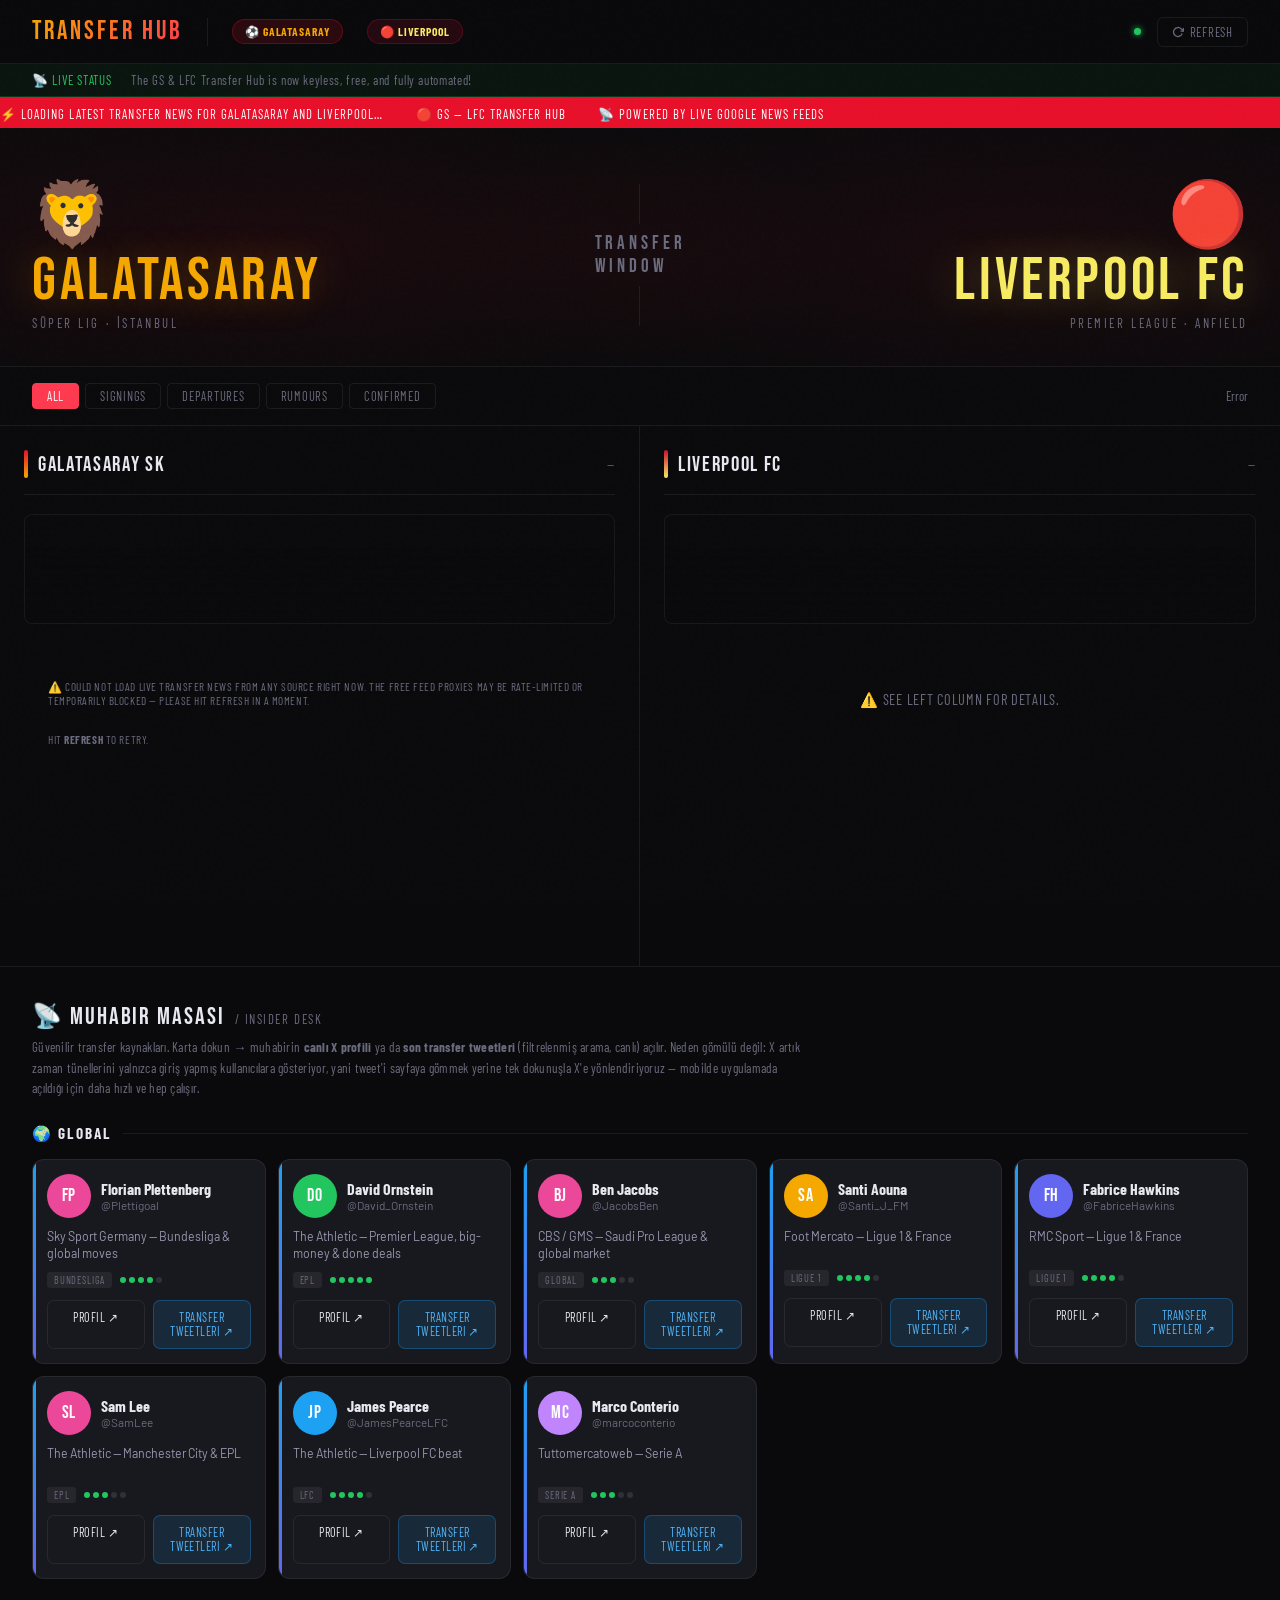
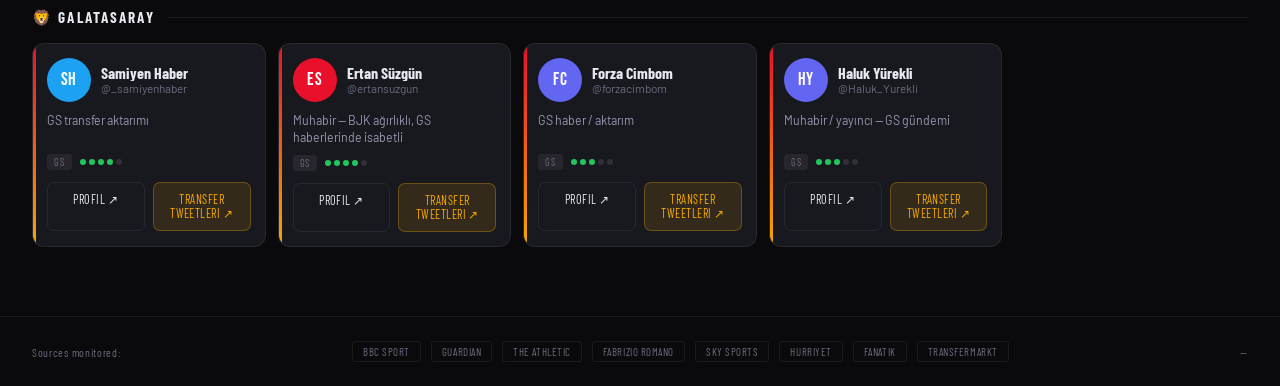
<file: transferfeed.html>
<!DOCTYPE html>
<html lang="en">
<head>
<meta charset="UTF-8">
<meta name="viewport" content="width=device-width, initial-scale=1.0">
<title>Transfer Hub — GS & LFC</title>
<link rel="preconnect" href="https://fonts.googleapis.com">
<link href="https://fonts.googleapis.com/css2?family=Bebas+Neue&family=Barlow+Condensed:wght@400;600;700&family=Barlow:ital,wght@0,400;0,500;1,400&display=swap" rel="stylesheet">
<style>
  :root {
    --gs-red: #e8102a;
    --gs-gold: #f5a800;
    --lfc-red: #c8102e;
    --lfc-gold: #f6eb61;
    --bg: #0a0a0c;
    --surface: #111115;
    --surface2: #18181f;
    --border: rgba(255,255,255,0.07);
    --text: #e8e8f0;
    --muted: #6b6b7e;
    --accent: #ff3a50;
  }

  * { margin: 0; padding: 0; box-sizing: border-box; }

  body {
    background: var(--bg);
    color: var(--text);
    font-family: 'Barlow', sans-serif;
    min-height: 100vh;
    overflow-x: hidden;
  }

  /* ── NOISE TEXTURE OVERLAY ── */
  body::before {
    content: '';
    position: fixed; inset: 0;
    background-image: url("data:image/svg+xml,%3Csvg viewBox='0 0 256 256' xmlns='http://www.w3.org/2000/svg'%3E%3Cfilter id='noise'%3E%3CfeTurbulence type='fractalNoise' baseFrequency='0.9' numOctaves='4' stitchTiles='stitch'/%3E%3C/filter%3E%3Crect width='100%25' height='100%25' filter='url(%23noise)' opacity='0.03'/%3E%3C/svg%3E");
    pointer-events: none; z-index: 999; opacity: 0.4;
  }

  /* ── MASTHEAD ── */
  .masthead {
    padding: 0 2rem;
    border-bottom: 1px solid var(--border);
    position: sticky; top: 0; z-index: 100;
    background: rgba(10,10,12,0.92);
    backdrop-filter: blur(20px);
    display: flex; align-items: center; gap: 1.5rem;
    height: 64px;
  }

  .masthead-logo {
    font-family: 'Bebas Neue', sans-serif;
    font-size: 1.6rem;
    letter-spacing: 0.12em;
    background: linear-gradient(135deg, var(--gs-gold) 0%, var(--accent) 100%);
    -webkit-background-clip: text; -webkit-text-fill-color: transparent;
    white-space: nowrap;
  }

  .masthead-sep { width: 1px; height: 28px; background: var(--border); }

  .pill {
    display: inline-flex; align-items: center; gap: 6px;
    padding: 4px 12px; border-radius: 20px; font-size: 0.72rem;
    font-family: 'Barlow Condensed', sans-serif; font-weight: 700;
    letter-spacing: 0.08em; text-transform: uppercase;
  }
  .pill-gs { background: rgba(232,16,42,0.15); color: var(--gs-gold); border: 1px solid rgba(232,16,42,0.3); }
  .pill-lfc { background: rgba(200,16,46,0.15); color: var(--lfc-gold); border: 1px solid rgba(200,16,46,0.3); }

  .masthead-right { margin-left: auto; display: flex; align-items: center; gap: 1rem; }

  .refresh-btn {
    background: none; border: 1px solid var(--border); color: var(--muted);
    padding: 6px 14px; border-radius: 6px; cursor: pointer;
    font-family: 'Barlow Condensed', sans-serif; font-size: 0.8rem;
    letter-spacing: 0.06em; text-transform: uppercase;
    transition: all 0.2s; display: flex; align-items: center; gap: 6px;
  }
  .refresh-btn:hover { border-color: var(--accent); color: var(--accent); }
  .refresh-btn.spinning svg { animation: spin 1s linear infinite; }
  @keyframes spin { to { transform: rotate(360deg); } }

  .live-dot {
    width: 7px; height: 7px; border-radius: 50%; background: #22c55e;
    box-shadow: 0 0 6px #22c55e;
    animation: pulse 2s ease-in-out infinite;
  }
  @keyframes pulse { 0%,100%{opacity:1}50%{opacity:0.4} }

  /* ── API KEY BAR ── */
  .apikey-bar {
    display: flex; align-items: center; gap: 10px;
    padding: 8px 2rem;
    background: rgba(245,168,0,0.06);
    border-bottom: 1px solid rgba(245,168,0,0.18);
    font-family: 'Barlow Condensed', sans-serif;
    font-size: 0.8rem; letter-spacing: 0.05em;
  }
  .apikey-bar label { color: var(--gs-gold); text-transform: uppercase; white-space: nowrap; }
  .apikey-bar input {
    flex: 1; background: rgba(255,255,255,0.05); border: 1px solid var(--border);
    color: var(--text); padding: 5px 12px; border-radius: 5px;
    font-family: monospace; font-size: 0.82rem; outline: none;
    max-width: 440px;
  }
  .apikey-bar input:focus { border-color: var(--gs-gold); }
  .apikey-bar .key-hint { color: var(--muted); font-size: 0.72rem; }

  /* ── HERO STRIP ── */
  .hero-strip {
    display: grid; grid-template-columns: 1fr auto 1fr;
    align-items: center; padding: 3rem 2rem 2rem;
    border-bottom: 1px solid var(--border);
    position: relative; overflow: hidden;
  }

  .hero-strip::before {
    content: '';
    position: absolute; inset: 0;
    background: radial-gradient(ellipse 80% 120% at 20% 50%, rgba(232,16,42,0.08) 0%, transparent 60%),
                radial-gradient(ellipse 80% 120% at 80% 50%, rgba(200,16,46,0.08) 0%, transparent 60%);
    pointer-events: none;
  }

  .club-hero { position: relative; z-index: 1; }
  .club-hero.lfc { text-align: right; }

  .club-badge {
    font-size: 4rem; line-height: 1;
    display: block; margin-bottom: 0.5rem;
  }

  .club-name {
    font-family: 'Bebas Neue', sans-serif;
    font-size: clamp(2rem, 5vw, 3.8rem);
    letter-spacing: 0.06em; line-height: 1;
  }
  .club-name.gs { color: var(--gs-gold); text-shadow: 0 0 40px rgba(245,168,0,0.3); }
  .club-name.lfc { color: var(--lfc-gold); text-shadow: 0 0 40px rgba(246,235,97,0.3); }

  .club-sub {
    font-family: 'Barlow Condensed', sans-serif;
    font-size: 0.8rem; letter-spacing: 0.2em;
    text-transform: uppercase; color: var(--muted);
    margin-top: 4px;
  }

  .vs-divider {
    font-family: 'Bebas Neue', sans-serif;
    font-size: 1.2rem; letter-spacing: 0.2em;
    color: var(--muted);
    padding: 0 2rem;
    position: relative; z-index: 1;
  }

  .vs-divider::before, .vs-divider::after {
    content: ''; display: block;
    width: 1px; height: 40px; background: var(--border);
    margin: 8px auto;
  }

  /* ── CONTROLS ── */
  .controls {
    display: flex; align-items: center; gap: 1rem;
    padding: 1rem 2rem;
    border-bottom: 1px solid var(--border);
    flex-wrap: wrap;
  }

  .filter-group { display: flex; gap: 6px; }

  .filter-btn {
    background: none; border: 1px solid var(--border);
    color: var(--muted); padding: 5px 14px; border-radius: 4px;
    cursor: pointer; font-family: 'Barlow Condensed', sans-serif;
    font-size: 0.78rem; letter-spacing: 0.06em; text-transform: uppercase;
    transition: all 0.15s;
  }
  .filter-btn:hover { border-color: var(--accent); color: var(--text); }
  .filter-btn.active { background: var(--accent); border-color: var(--accent); color: #fff; }

  .count-badge {
    margin-left: auto;
    font-family: 'Barlow Condensed', sans-serif;
    font-size: 0.8rem; color: var(--muted);
  }

  /* ── FEED LAYOUT ── */
  .feed-container {
    display: grid; grid-template-columns: 1fr 1fr;
    gap: 0; min-height: 60vh;
  }

  @media (max-width: 900px) {
    .feed-container { grid-template-columns: 1fr; }
  }

  .feed-column {
    border-right: 1px solid var(--border);
    padding: 1.5rem;
  }
  .feed-column:last-child { border-right: none; }

  .column-header {
    display: flex; align-items: center; gap: 10px;
    margin-bottom: 1.2rem; padding-bottom: 1rem;
    border-bottom: 1px solid var(--border);
  }

  .col-stripe {
    width: 4px; height: 28px; border-radius: 2px;
  }
  .col-stripe.gs { background: linear-gradient(to bottom, var(--gs-red), var(--gs-gold)); }
  .col-stripe.lfc { background: linear-gradient(to bottom, var(--lfc-red), var(--lfc-gold)); }

  .col-title {
    font-family: 'Bebas Neue', sans-serif;
    font-size: 1.3rem; letter-spacing: 0.08em;
  }

  .col-count {
    margin-left: auto;
    font-family: 'Barlow Condensed', sans-serif;
    font-size: 0.75rem; color: var(--muted);
    letter-spacing: 0.05em;
  }

  /* ── NEWS CARD ── */
  .news-card {
    background: var(--surface2);
    border: 1px solid var(--border);
    border-radius: 10px; margin-bottom: 1rem;
    overflow: hidden; position: relative;
    animation: cardIn 0.4s ease both;
    transition: transform 0.2s, box-shadow 0.2s;
  }
  .news-card:hover {
    transform: translateY(-2px);
    box-shadow: 0 8px 32px rgba(0,0,0,0.4);
  }
  .column-header-banner {
    width: 100%;
    height: 110px;
    border-radius: 8px;
    margin-bottom: 1.2rem;
    background-size: cover;
    background-position: center;
    border: 1px solid var(--border);
    position: relative;
    overflow: hidden;
    opacity: 0.85;
    transition: opacity 0.3s;
  }
  .column-header-banner:hover {
    opacity: 1;
  }
  .column-header-banner::before {
    content: '';
    position: absolute; inset: 0;
    background: linear-gradient(to bottom, transparent 30%, rgba(10,10,12,0.85) 100%);
  }
  .column-header-banner.gs {
    background-image: url('https://images.unsplash.com/photo-1541432901042-2d8bd64b4a9b?auto=format&fit=crop&w=600&h=200&q=80'); /* Galata/Istanbul theme */
  }
  .column-header-banner.lfc {
    background-image: url('https://images.unsplash.com/photo-1574629810360-7efbbe195018?auto=format&fit=crop&w=600&h=200&q=80'); /* Anfield/Stadium lights theme */
  }

  @keyframes cardIn {
    from { opacity: 0; transform: translateY(12px); }
    to   { opacity: 1; transform: translateY(0); }
  }

  .news-card::before {
    content: '';
    position: absolute; left: 0; top: 0; bottom: 0;
    width: 3px;
  }
  .news-card.gs::before { background: linear-gradient(to bottom, var(--gs-red), var(--gs-gold)); }
  .news-card.lfc::before { background: linear-gradient(to bottom, var(--lfc-red), var(--lfc-gold)); }

  .card-meta {
    display: flex; align-items: center; gap: 8px;
    padding: 10px 14px 0 18px;
    flex-wrap: wrap;
  }

  .source-badge {
    font-family: 'Barlow Condensed', sans-serif;
    font-size: 0.68rem; letter-spacing: 0.1em; text-transform: uppercase;
    font-weight: 700; padding: 2px 8px; border-radius: 3px;
  }
  .source-badge.newspaper { background: rgba(255,255,255,0.08); color: var(--text); }
  .source-badge.social { background: rgba(29,161,242,0.15); color: #1da1f2; }
  .source-badge.instagram { background: rgba(225,48,108,0.15); color: #e1306c; }
  .source-badge.official { background: rgba(34,197,94,0.15); color: #22c55e; }

  .category-tag {
    font-family: 'Barlow Condensed', sans-serif;
    font-size: 0.66rem; letter-spacing: 0.12em; text-transform: uppercase;
    font-weight: 700; padding: 2px 8px; border-radius: 3px;
  }
  .category-tag.signing { background: rgba(34,197,94,0.15); color: #22c55e; }
  .category-tag.departure { background: rgba(239,68,68,0.15); color: #ef4444; }
  .category-tag.rumour { background: rgba(234,179,8,0.15); color: #eab308; }
  .category-tag.confirmed { background: rgba(99,102,241,0.15); color: #818cf8; }
  .category-tag.extension { background: rgba(168,85,247,0.15); color: #c084fc; }
  .category-tag.loan { background: rgba(251,146,60,0.15); color: #fb923c; }

  .card-date {
    margin-left: auto;
    font-size: 0.7rem; color: var(--muted);
    font-style: italic;
  }

  .card-title {
    padding: 8px 14px 4px 18px;
    font-family: 'Barlow Condensed', sans-serif;
    font-size: 1.05rem; font-weight: 700;
    line-height: 1.25;
  }
  .card-title a {
    color: var(--text);
    text-decoration: none;
    transition: color 0.15s;
    display: inline-flex;
    align-items: center;
    gap: 5px;
  }
  .card-title a:hover {
    color: var(--accent);
  }

  .card-body {
    padding: 4px 14px 10px 18px;
    font-size: 0.83rem; color: #9898b0;
    line-height: 1.55;
  }

  .card-footer {
    padding: 8px 14px 10px 18px;
    border-top: 1px solid var(--border);
    display: flex; align-items: center; gap: 8px;
    flex-wrap: wrap;
  }

  .player-link {
    display: inline-flex; align-items: center; gap: 5px;
    color: var(--text); text-decoration: none;
    font-family: 'Barlow Condensed', sans-serif;
    font-size: 0.78rem; font-weight: 700;
    letter-spacing: 0.04em;
    background: rgba(255,255,255,0.06);
    border: 1px solid var(--border);
    padding: 3px 10px; border-radius: 20px;
    transition: all 0.15s;
  }
  .player-link:hover {
    background: rgba(255,255,255,0.12);
    border-color: rgba(255,255,255,0.2);
    transform: scale(1.03);
  }
  .player-link .tm-icon { font-size: 0.7rem; opacity: 0.6; }

  .social-link {
    margin-left: auto;
    display: inline-flex; align-items: center; gap: 5px;
    color: var(--muted); text-decoration: none;
    font-size: 0.72rem;
    font-family: 'Barlow Condensed', sans-serif;
    letter-spacing: 0.04em;
    transition: color 0.15s;
  }
  .social-link:hover { color: var(--text); }
  .social-link.tw:hover { color: #1da1f2; }
  .social-link.ig:hover { color: #e1306c; }

  /* ── LOADING SKELETON ── */
  .skeleton-card {
    background: var(--surface2);
    border: 1px solid var(--border);
    border-radius: 10px; padding: 14px 18px;
    margin-bottom: 1rem;
    animation: shimmer 1.6s ease-in-out infinite;
  }

  @keyframes shimmer {
    0%,100% { opacity: 0.5; }
    50% { opacity: 1; }
  }

  .skel-line {
    background: rgba(255,255,255,0.06);
    border-radius: 4px; margin-bottom: 8px;
  }

  /* ── EMPTY / ERROR ── */
  .empty-state {
    text-align: center; padding: 3rem 1rem;
    color: var(--muted);
    font-family: 'Barlow Condensed', sans-serif;
    font-size: 0.9rem; letter-spacing: 0.05em;
    text-transform: uppercase;
  }
  .empty-state svg { margin-bottom: 1rem; opacity: 0.3; }

  /* ── FOOTER ── */
  .footer {
    margin-top: 2rem; padding: 1.5rem 2rem;
    border-top: 1px solid var(--border);
    display: flex; align-items: center; justify-content: space-between;
    flex-wrap: wrap; gap: 1rem;
  }
  .footer-txt {
    font-size: 0.72rem; color: var(--muted);
    font-family: 'Barlow Condensed', sans-serif;
    letter-spacing: 0.06em;
  }
  .sources-list {
    display: flex; gap: 10px; flex-wrap: wrap;
  }
  .source-chip {
    font-size: 0.68rem; padding: 3px 10px; border-radius: 3px;
    border: 1px solid var(--border); color: var(--muted);
    font-family: 'Barlow Condensed', sans-serif;
    letter-spacing: 0.05em; text-transform: uppercase;
  }

  /* ── TICKER ── */
  .ticker-wrap {
    background: var(--gs-red);
    overflow: hidden; white-space: nowrap;
    padding: 6px 0;
  }
  .ticker-inner {
    display: inline-block;
    animation: ticker 120s linear infinite;
    font-family: 'Barlow Condensed', sans-serif;
    font-size: 0.8rem; letter-spacing: 0.08em; text-transform: uppercase;
    color: #fff;
  }
  @keyframes ticker {
    from { transform: translateX(100vw); }
    to   { transform: translateX(-100%); }
  }

  /* ── RELIABILITY DOTS ── */
  .reliability {
    display: flex; gap: 3px; align-items: center;
  }
  .rel-dot {
    width: 6px; height: 6px; border-radius: 50%;
  }
  .rel-dot.on { background: #22c55e; }
  .rel-dot.off { background: rgba(255,255,255,0.1); }

  /* ── INSIDER DESK ── */
  .insider-desk { padding: 2.2rem 2rem 0.5rem; border-top: 1px solid var(--border); }
  .insider-desk-title {
    font-family: 'Bebas Neue', sans-serif; font-size: 1.5rem; letter-spacing: 0.08em;
    display: flex; align-items: baseline; gap: 10px; margin-bottom: 6px;
  }
  .insider-desk-sub {
    font-family: 'Barlow Condensed', sans-serif; font-size: 0.82rem; color: var(--muted);
    letter-spacing: 0.02em; margin-bottom: 1.6rem; max-width: 780px; line-height: 1.55;
  }
  .insider-group { margin-bottom: 1.8rem; }
  .insider-group-head {
    display: flex; align-items: center; gap: 12px;
    font-family: 'Barlow Condensed', sans-serif; font-size: 0.95rem; font-weight: 700;
    letter-spacing: 0.14em; text-transform: uppercase; color: var(--text); margin-bottom: 1rem;
  }
  .insider-group-head .gl-line { flex: 1; height: 1px; background: var(--border); }
  .insider-grid { display: grid; grid-template-columns: repeat(auto-fill, minmax(232px, 1fr)); gap: 12px; }
  .insider-card {
    background: var(--surface2); border: 1px solid var(--border); border-radius: 12px;
    padding: 14px; position: relative; overflow: hidden;
    transition: transform 0.2s, border-color 0.2s;
  }
  .insider-card:hover { transform: translateY(-2px); border-color: rgba(255,255,255,0.16); }
  .insider-card::before { content: ''; position: absolute; left: 0; top: 0; bottom: 0; width: 3px; }
  .insider-card.global::before { background: linear-gradient(to bottom, #1da1f2, #6366f1); }
  .insider-card.gs::before { background: linear-gradient(to bottom, var(--gs-red), var(--gs-gold)); }
  .insider-top { display: flex; align-items: center; gap: 10px; margin-bottom: 10px; }
  .insider-av {
    width: 44px; height: 44px; border-radius: 50%; object-fit: cover;
    background: var(--surface); border: 1px solid var(--border); flex-shrink: 0;
  }
  .insider-av-fallback {
    width: 44px; height: 44px; border-radius: 50%; display: flex; align-items: center;
    justify-content: center; font-family: 'Bebas Neue', sans-serif; font-size: 1.15rem;
    color: #fff; flex-shrink: 0; letter-spacing: 0.02em;
  }
  .insider-id { min-width: 0; }
  .insider-name {
    font-family: 'Barlow Condensed', sans-serif; font-weight: 700; font-size: 1rem;
    line-height: 1.1; white-space: nowrap; overflow: hidden; text-overflow: ellipsis;
  }
  .insider-handle { font-size: 0.74rem; color: var(--muted); }
  .insider-beat { font-size: 0.77rem; color: #9898b0; line-height: 1.42; margin-bottom: 9px; min-height: 33px; }
  .insider-meta-row { display: flex; align-items: center; gap: 8px; margin-bottom: 12px; flex-wrap: wrap; }
  .insider-region {
    font-family: 'Barlow Condensed', sans-serif; font-size: 0.64rem; letter-spacing: 0.08em;
    text-transform: uppercase; padding: 2px 7px; border-radius: 3px;
    background: rgba(255,255,255,0.06); color: var(--muted);
  }
  .insider-actions { display: flex; gap: 8px; }
  .insider-btn {
    flex: 1; text-align: center; text-decoration: none;
    font-family: 'Barlow Condensed', sans-serif; font-size: 0.76rem; letter-spacing: 0.04em;
    text-transform: uppercase; padding: 9px 6px; border-radius: 7px;
    border: 1px solid var(--border); color: var(--text); transition: all 0.15s;
  }
  .insider-btn:hover { border-color: rgba(255,255,255,0.3); }
  .insider-btn.primary { background: rgba(29,161,242,0.12); border-color: rgba(29,161,242,0.3); color: #4fb3f7; }
  .insider-btn.primary:hover { background: rgba(29,161,242,0.2); }
  .insider-btn.primary.gs { background: rgba(245,168,0,0.12); border-color: rgba(245,168,0,0.3); color: var(--gs-gold); }
  .insider-btn.primary.gs:hover { background: rgba(245,168,0,0.2); }
  @media (max-width: 640px) {
    .insider-desk { padding: 1.6rem 1rem 0.5rem; }
    .insider-grid { grid-template-columns: 1fr; }
  }

</style>
</head>
<body>

<!-- MASTHEAD -->
<header class="masthead">
  <div class="masthead-logo">Transfer Hub</div>
  <div class="masthead-sep"></div>
  <span class="pill pill-gs">⚽ Galatasaray</span>
  <span class="pill pill-lfc">🔴 Liverpool</span>
  <div class="masthead-right">
    <div class="live-dot"></div>
    <button class="refresh-btn" id="refreshBtn" onclick="loadNews()">
      <svg width="12" height="12" viewBox="0 0 24 24" fill="none" stroke="currentColor" stroke-width="2.5">
        <polyline points="23 4 23 10 17 10"></polyline>
        <path d="M20.49 15a9 9 0 1 1-2.12-9.36L23 10"></path>
      </svg>
      Refresh
    </button>
  </div>
</header>

<!-- Free Transfer Feed Status Bar -->
<div class="apikey-bar" style="background: rgba(34,197,94,0.06); border-bottom: 1px solid rgba(34,197,94,0.18);">
  <label style="color: #22c55e;">📡 LIVE STATUS</label>
  <span style="color: var(--muted); font-size: 0.8rem; margin-left: 10px;">The GS & LFC Transfer Hub is now keyless, free, and fully automated!</span>
</div>

<!-- TICKER (updated dynamically) -->
<div class="ticker-wrap">
  <div class="ticker-inner" id="tickerText">
    ⚡ Loading latest transfer news for Galatasaray and Liverpool… &nbsp;&nbsp;&nbsp;&nbsp;&nbsp;&nbsp;
    🔴 GS — LFC Transfer Hub &nbsp;&nbsp;&nbsp;&nbsp;&nbsp;&nbsp;
    📡 Powered by live Google News feeds &nbsp;&nbsp;&nbsp;&nbsp;&nbsp;&nbsp;
  </div>
</div>

<!-- HERO -->
<div class="hero-strip">
  <div class="club-hero">
    <span class="club-badge">🦁</span>
    <div class="club-name gs">Galatasaray</div>
    <div class="club-sub">Süper Lig · İstanbul</div>
  </div>
  <div class="vs-divider">TRANSFER<br>WINDOW</div>
  <div class="club-hero lfc">
    <span class="club-badge" style="display:block;text-align:right">🔴</span>
    <div class="club-name lfc">Liverpool FC</div>
    <div class="club-sub">Premier League · Anfield</div>
  </div>
</div>

<!-- CONTROLS -->
<div class="controls">
  <div class="filter-group" id="filterGroup">
    <button class="filter-btn active" data-filter="all" onclick="setFilter('all')">All</button>
    <button class="filter-btn" data-filter="signing" onclick="setFilter('signing')">Signings</button>
    <button class="filter-btn" data-filter="departure" onclick="setFilter('departure')">Departures</button>
    <button class="filter-btn" data-filter="rumour" onclick="setFilter('rumour')">Rumours</button>
    <button class="filter-btn" data-filter="confirmed" onclick="setFilter('confirmed')">Confirmed</button>
  </div>
  <div class="count-badge" id="countBadge">Loading…</div>
</div>

<!-- FEED -->
<div class="feed-container">
  <div class="feed-column" id="col-gs">
    <div class="column-header">
      <div class="col-stripe gs"></div>
      <div class="col-title">Galatasaray SK</div>
      <div class="col-count" id="gsCount">—</div>
    </div>
    <div class="column-header-banner gs"></div>
    <div id="gsFeed">
      <div class="skeleton-card"><div class="skel-line" style="height:12px;width:50%;margin-bottom:10px"></div><div class="skel-line" style="height:9px;width:90%"></div><div class="skel-line" style="height:9px;width:75%"></div></div>
      <div class="skeleton-card"><div class="skel-line" style="height:12px;width:60%;margin-bottom:10px"></div><div class="skel-line" style="height:9px;width:85%"></div><div class="skel-line" style="height:9px;width:70%"></div></div>
      <div class="skeleton-card"><div class="skel-line" style="height:12px;width:45%;margin-bottom:10px"></div><div class="skel-line" style="height:9px;width:80%"></div><div class="skel-line" style="height:9px;width:65%"></div></div>
    </div>
  </div>
  <div class="feed-column" id="col-lfc">
    <div class="column-header">
      <div class="col-stripe lfc"></div>
      <div class="col-title">Liverpool FC</div>
      <div class="col-count" id="lfcCount">—</div>
    </div>
    <div class="column-header-banner lfc"></div>
    <div id="lfcFeed">
      <div class="skeleton-card"><div class="skel-line" style="height:12px;width:55%;margin-bottom:10px"></div><div class="skel-line" style="height:9px;width:88%"></div><div class="skel-line" style="height:9px;width:72%"></div></div>
      <div class="skeleton-card"><div class="skel-line" style="height:12px;width:65%;margin-bottom:10px"></div><div class="skel-line" style="height:9px;width:82%"></div><div class="skel-line" style="height:9px;width:68%"></div></div>
      <div class="skeleton-card"><div class="skel-line" style="height:12px;width:48%;margin-bottom:10px"></div><div class="skel-line" style="height:9px;width:78%"></div><div class="skel-line" style="height:9px;width:60%"></div></div>
    </div>
  </div>
</div>

<!-- INSIDER DESK -->
<section class="insider-desk">
  <div class="insider-desk-title">📡 Muhabir Masası <span style="font-family:'Barlow Condensed',sans-serif;font-size:0.8rem;color:var(--muted);letter-spacing:0.12em;">/ INSIDER DESK</span></div>
  <div class="insider-desk-sub">
    Güvenilir transfer kaynakları. Karta dokun → muhabirin <strong>canlı X profili</strong> ya da <strong>son transfer tweetleri</strong> (filtrelenmiş arama, canlı) açılır.
    Neden gömülü değil: X artık zaman tünellerini yalnızca giriş yapmış kullanıcılara gösteriyor, yani tweet'i sayfaya gömmek yerine tek dokunuşla X'e yönlendiriyoruz — mobilde uygulamada açıldığı için daha hızlı ve hep çalışır.
  </div>
  <div class="insider-group">
    <div class="insider-group-head">🌍 Global <span class="gl-line"></span></div>
    <div class="insider-grid" id="insidersGlobal"></div>
  </div>
  <div class="insider-group">
    <div class="insider-group-head">🦁 Galatasaray <span class="gl-line"></span></div>
    <div class="insider-grid" id="insidersGs"></div>
  </div>
</section>

<!-- FOOTER -->
<footer class="footer">
  <div class="footer-txt">Sources monitored:</div>
  <div class="sources-list">
    <span class="source-chip">BBC Sport</span>
    <span class="source-chip">Guardian</span>
    <span class="source-chip">The Athletic</span>
    <span class="source-chip">Fabrizio Romano</span>
    <span class="source-chip">Sky Sports</span>
    <span class="source-chip">Hurriyet</span>
    <span class="source-chip">Fanatik</span>
    <span class="source-chip">Transfermarkt</span>
  </div>
  <div class="footer-txt" id="lastUpdated">—</div>
</footer>

<script>
  let allItems = [];
  let activeFilter = 'all';

  const SOURCE_META = {
    'BBC Sport':       { type: 'newspaper', icon: '📰' },
    'The Guardian':    { type: 'newspaper', icon: '📰' },
    'The Athletic':    { type: 'newspaper', icon: '📰' },
    'Sky Sports':      { type: 'newspaper', icon: '📺' },
    'Mirror':          { type: 'newspaper', icon: '📰' },
    'Fabrizio Romano': { type: 'social',    icon: '🐦', handle: '@FabrizioRomano' },
    'David Ornstein':  { type: 'social',    icon: '🐦', handle: '@David_Ornstein' },
    'Florian Plettenberg': { type: 'social', icon: '🐦', handle: '@Plettigoal' },
    'Gianluca Di Marzio': { type: 'social', icon: '🐦', handle: '@DiMarzio' },
    'James Pearce':    { type: 'social',    icon: '🐦', handle: '@JamesPearceLFC' },
    'Paul Joyce':      { type: 'social',    icon: '🐦', handle: '@_pauljoyce' },
    'Ben Jacobs':      { type: 'social',    icon: '🐦', handle: '@JacobsBen' },
    'Ekrem Konur':     { type: 'social',    icon: '🐦', handle: '@Ekremkonur' },
    'Santi Aouna':      { type: 'social',    icon: '🐦', handle: '@Santi_J_FM' },
    'Fabrice Hawkins':  { type: 'social',    icon: '🐦', handle: '@FabriceHawkins' },
    'Sam Lee':          { type: 'social',    icon: '🐦', handle: '@SamLee' },
    'Marco Conterio':   { type: 'social',    icon: '🐦', handle: '@marcoconterio' },
    'Samiyen Haber':    { type: 'social',    icon: '🦁', handle: '@_samiyenhaber' },
    'Ertan Süzgün':     { type: 'social',    icon: '🐦', handle: '@ertansuzgun' },
    'Forza Cimbom':     { type: 'social',    icon: '🦁', handle: '@forzacimbom' },
    'Haluk Yürekli':    { type: 'social',    icon: '🐦', handle: '@Haluk_Yurekli' },
    'Liverpool FC':    { type: 'official',  icon: '✅' },
    'Galatasaray SK':  { type: 'official',  icon: '✅' },
    'Hurriyet':        { type: 'newspaper', icon: '📰' },
    'Fanatik':         { type: 'newspaper', icon: '📰' },
    'Milliyet':        { type: 'newspaper', icon: '📰' },
    'Sabah':           { type: 'newspaper', icon: '📰' },
    'transfermarkt':   { type: 'newspaper', icon: '📊' },
  };

  function tmLink(name) {
    const q = encodeURIComponent(name);
    return `https://www.transfermarkt.com/schnellsuche/ergebnis/schnellsuche?query=${q}`;
  }

  function twitterLink(handle) {
    const clean = handle.replace('@','');
    return `https://x.com/${clean}`;
  }

  function igLink(handle) {
    const clean = handle.replace('@','');
    return `https://instagram.com/${clean}`;
  }

  function reliabilityDots(n) {
    let html = '<div class="reliability">';
    for (let i = 0; i < 5; i++) {
      html += `<div class="rel-dot ${i < n ? 'on' : 'off'}"></div>`;
    }
    return html + '</div>';
  }

  function getReliability(source) {
    if (['Liverpool FC','Galatasaray SK'].includes(source)) return 5;
    if (['Fabrizio Romano','David Ornstein','Paul Joyce'].includes(source)) return 5;
    if (['The Athletic','Sky Sports','BBC Sport','James Pearce','Florian Plettenberg','Gianluca Di Marzio','Santi Aouna','Fabrice Hawkins','Samiyen Haber','Ertan Süzgün'].includes(source)) return 4;
    if (['Ben Jacobs','Ekrem Konur','Sam Lee','Marco Conterio','Forza Cimbom','Haluk Yürekli'].includes(source)) return 3;
    if (['Mirror','Hurriyet','Fanatik','Milliyet','Sabah'].includes(source)) return 3;
    return 3;
  }

  function renderCard(item, idx) {
    const sm = SOURCE_META[item.source] || { type: 'newspaper', icon: '📰' };
    const badgeCls = sm.type === 'social' ? 'social' : sm.type === 'official' ? 'official' : 'newspaper';
    const rel = getReliability(item.source);
    const delay = (idx * 0.07).toFixed(2);

    // Players
    let playersHtml = '';
    if (item.players && item.players.length) {
      playersHtml = item.players.map(p => {
        const q = encodeURIComponent(p.name || p);
        return `<a href="https://www.transfermarkt.com/schnellsuche/ergebnis/schnellsuche?query=${q}" target="_blank" class="player-link">
          ${p.name || p}
          <span class="tm-icon">⚖️</span>
        </a>`;
      }).join('');
    }

    // Social handles
    let socialHtml = '';
    if (item.twitter) {
      socialHtml += `<a href="${twitterLink(item.twitter)}" target="_blank" class="social-link tw">🐦 ${item.twitter}</a>`;
    }
    if (item.instagram) {
      socialHtml += `<a href="${igLink(item.instagram)}" target="_blank" class="social-link ig">📸 ${item.instagram}</a>`;
    }
    if (sm.handle && !item.twitter) {
      socialHtml += `<a href="${twitterLink(sm.handle)}" target="_blank" class="social-link tw">🐦 ${sm.handle}</a>`;
    }

    const cat = (item.category || 'rumour').toLowerCase();

    // Cited Insider Badge
    let insiderBadge = '';
    if (item.insider && item.insider !== item.source) {
      insiderBadge = `<span class="source-badge social" style="background: rgba(29,161,242,0.1); color: #1da1f2; margin-left: 4px;">Cited: ${item.insider}</span>`;
    }

    // Hide empty card footer
    let footerHtml = '';
    if (playersHtml || socialHtml) {
      footerHtml = `
      <div class="card-footer">
        ${playersHtml}
        ${socialHtml}
      </div>`;
    }

    return `
    <div class="news-card ${item.club}" style="animation-delay:${delay}s" data-cat="${cat}">
      <div class="card-meta">
        <span class="source-badge ${badgeCls}">${sm.icon} ${item.source || 'Unknown'}</span>
        ${insiderBadge}
        <span class="category-tag ${cat}">${cat}</span>
        ${reliabilityDots(rel)}
        <span class="card-date">${item.date || 'Today'}</span>
      </div>
      <div class="card-title">
        <a href="${item.url || '#'}" target="_blank">${item.title || ''} <span style="font-size: 0.85rem; opacity: 0.75; margin-left: 2px;">↗</span></a>
      </div>
      <div class="card-body">${item.summary || ''}</div>
      ${footerHtml}
    </div>`;
  }

  function setFilter(f) {
    activeFilter = f;
    document.querySelectorAll('.filter-btn').forEach(b => {
      b.classList.toggle('active', b.dataset.filter === f);
    });
    renderFeed();
  }

  function renderFeed() {
    const gs = allItems.filter(i => i.club === 'gs' && (activeFilter === 'all' || (i.category||'').toLowerCase() === activeFilter));
    const lfc = allItems.filter(i => i.club === 'lfc' && (activeFilter === 'all' || (i.category||'').toLowerCase() === activeFilter));

    document.getElementById('gsFeed').innerHTML = gs.length
      ? gs.map((item,i) => renderCard(item,i)).join('')
      : '<div class="empty-state">No items match this filter</div>';

    document.getElementById('lfcFeed').innerHTML = lfc.length
      ? lfc.map((item,i) => renderCard(item,i)).join('')
      : '<div class="empty-state">No items match this filter</div>';

    document.getElementById('gsCount').textContent = `${gs.length} stories`;
    document.getElementById('lfcCount').textContent = `${lfc.length} stories`;
    document.getElementById('countBadge').textContent = `${allItems.length} total stories`;
  }

  function updateTicker(items) {
    const parts = items.map(i => `⚡ ${i.title}`);
    document.getElementById('tickerText').textContent = parts.join('   ·   ') + '   ·   ';
  }

  function classifyCategory(title) {
    var t = (title || '').toLowerCase();
    if (t.includes('confirm') || t.includes('official') || t.includes('complete') || t.includes('announc') || t.includes('done deal')) {
      return 'confirmed';
    }
    if (t.includes('sign') || t.includes('join') || t.includes('buy') || t.includes('agree') || t.includes('new player')) {
      return 'signing';
    }
    if (t.includes('leave') || t.includes('exit') || t.includes('depart') || t.includes('out') || t.includes('sell') || t.includes('bid farewell')) {
      return 'departure';
    }
    if (t.includes('loan')) {
      return 'loan';
    }
    if (t.includes('extend') || t.includes('contract') || t.includes('stay') || t.includes('renew')) {
      return 'extension';
    }
    return 'rumour';
  }

  function extractPlayers(title) {
    if (!title) return [];
    var nameRegex = /\b([A-Z][a-z]+(?:\s+[A-Z][a-z]+)+)\b/g;
    var match;
    var players = [];
    var excluded = [
      'Galatasaray', 'Liverpool', 'Anfield', 'Istanbul', 'London', 'Premier', 'League',
      'Super', 'Sport', 'Sports', 'News', 'Daily', 'World', 'Turkey', 'David', 'Fabrizio',
      'Romano', 'Ornstein', 'Sky', 'Sport', 'Sporting', 'Arena', 'Stadium', 'June', 'July',
      'August', 'January', 'Monday', 'Tuesday', 'Wednesday', 'Thursday', 'Friday', 'Saturday',
      'Sunday', 'Turkey', 'England', 'United', 'City', 'Real', 'Madrid', 'Barcelona', 'Bayern'
    ];
    while ((match = nameRegex.exec(title)) !== null) {
      var name = match[1];
      if (!excluded.includes(name)) {
        players.push({ name: name });
      }
    }
    return players;
  }

  // ── Error display ────────────────────────────────────────────────────────
  function showError(msg) {
    const html = `<div class="empty-state" style="text-align:left;white-space:pre-wrap;font-size:0.7rem;padding:1.5rem">
⚠️ ${msg}
<br><br>Hit <strong>Refresh</strong> to retry.
</div>`;

    document.getElementById('gsFeed').innerHTML  = html;
    document.getElementById('lfcFeed').innerHTML = `<div class="empty-state">⚠️ See left column for details.</div>`;
    document.getElementById('countBadge').textContent = 'Error';
  }

  // ── Insider directory (curated, with live deep-links) ──────────────────────
  const INSIDERS_DIRECTORY = {
    global: [
      { name: 'Florian Plettenberg', handle: 'Plettigoal',     beat: 'Sky Sport Germany — Bundesliga & global moves',        region: 'Bundesliga' },
      { name: 'David Ornstein',      handle: 'David_Ornstein',  beat: 'The Athletic — Premier League, big-money & done deals', region: 'EPL' },
      { name: 'Ben Jacobs',          handle: 'JacobsBen',       beat: 'CBS / GMS — Saudi Pro League & global market',          region: 'Global' },
      { name: 'Santi Aouna',         handle: 'Santi_J_FM',      beat: 'Foot Mercato — Ligue 1 & France',                       region: 'Ligue 1' },
      { name: 'Fabrice Hawkins',     handle: 'FabriceHawkins',  beat: 'RMC Sport — Ligue 1 & France',                          region: 'Ligue 1' },
      { name: 'Sam Lee',             handle: 'SamLee',          beat: 'The Athletic — Manchester City & EPL',                  region: 'EPL' },
      { name: 'James Pearce',        handle: 'JamesPearceLFC',  beat: 'The Athletic — Liverpool FC beat',                      region: 'LFC' },
      { name: 'Marco Conterio',      handle: 'marcoconterio',   beat: 'Tuttomercatoweb — Serie A',                             region: 'Serie A' }
    ],
    gs: [
      { name: 'Samiyen Haber',  handle: '_samiyenhaber', beat: 'GS transfer aktarımı',                                  region: 'GS' },
      { name: 'Ertan Süzgün',   handle: 'ertansuzgun',   beat: 'Muhabir — BJK ağırlıklı, GS haberlerinde isabetli',     region: 'GS' },
      { name: 'Forza Cimbom',   handle: 'forzacimbom',   beat: 'GS haber / aktarım',                                    region: 'GS' },
      { name: 'Haluk Yürekli',  handle: 'Haluk_Yurekli', beat: 'Muhabir / yayıncı — GS gündemi',                        region: 'GS' }
    ]
  };

  function insiderSearchUrl(handle) {
    var q = 'from:' + handle + ' (transfer OR deal OR "here we go" OR agreement OR signing OR anlaşma OR imza OR bonservis)';
    return 'https://x.com/search?q=' + encodeURIComponent(q) + '&f=live';
  }

  function avatarColor(name) {
    var palette = ['#1da1f2','#6366f1','#22c55e','#f5a800','#e8102a','#c084fc','#fb923c','#ec4899'];
    var sum = 0; for (var i = 0; i < name.length; i++) sum += name.charCodeAt(i);
    return palette[sum % palette.length];
  }

  function insiderAvatarFail(img, initials, color) {
    var d = document.createElement('div');
    d.className = 'insider-av-fallback';
    d.style.background = color;
    d.textContent = initials;
    img.replaceWith(d);
  }

  function renderInsiderCard(p, group) {
    var rel = getReliability(p.name);
    var initials = p.name.split(' ').map(function(w){ return w[0]; }).join('').substring(0,2).toUpperCase();
    var primaryGsCls = group === 'gs' ? ' gs' : '';
    return `
    <div class="insider-card ${group}">
      <div class="insider-top">
        <img class="insider-av" src="https://unavatar.io/twitter/${p.handle}?fallback=false"
             alt="${p.name}" loading="lazy"
             onerror="insiderAvatarFail(this, '${initials}', '${avatarColor(p.name)}')">
        <div class="insider-id">
          <div class="insider-name">${p.name}</div>
          <div class="insider-handle">@${p.handle}</div>
        </div>
      </div>
      <div class="insider-beat">${p.beat}</div>
      <div class="insider-meta-row">
        <span class="insider-region">${p.region}</span>
        ${reliabilityDots(rel)}
      </div>
      <div class="insider-actions">
        <a class="insider-btn" href="https://x.com/${p.handle}" target="_blank" rel="noopener">Profil ↗</a>
        <a class="insider-btn primary${primaryGsCls}" href="${insiderSearchUrl(p.handle)}" target="_blank" rel="noopener">Transfer tweetleri ↗</a>
      </div>
    </div>`;
  }

  function renderInsiders() {
    document.getElementById('insidersGlobal').innerHTML =
      INSIDERS_DIRECTORY.global.map(function(p){ return renderInsiderCard(p, 'global'); }).join('');
    document.getElementById('insidersGs').innerHTML =
      INSIDERS_DIRECTORY.gs.map(function(p){ return renderInsiderCard(p, 'gs'); }).join('');
  }

  // ── Resilient feed fetching (multi-proxy fallback) ─────────────────
  function parseDate(s) {
    if (!s) return new Date();
    var d = new Date(s);
    if (!isNaN(d.getTime())) return d;
    d = new Date(String(s).replace(' ', 'T') + 'Z');
    if (!isNaN(d.getTime())) return d;
    return new Date();
  }

  function parseRssXml(xmlStr) {
    var out = [];
    try {
      var doc = new DOMParser().parseFromString(xmlStr, 'text/xml');
      var nodes = doc.querySelectorAll('item');
      nodes.forEach(function(n) {
        var get = function(tag) { var el = n.querySelector(tag); return el ? el.textContent : ''; };
        out.push({ title: get('title'), link: get('link'), description: get('description'), pubDate: get('pubDate') });
      });
    } catch (e) { /* malformed XML — return whatever parsed */ }
    return out;
  }

  // Tries rss2json first (clean JSON), then raw-XML CORS proxies as fallbacks.
  async function fetchFeedItems(feedUrl) {
    // 1) rss2json — easy JSON, but throttled on the free tier
    try {
      var r = await fetch('https://api.rss2json.com/v1/api.json?rss_url=' + encodeURIComponent(feedUrl));
      if (r.ok) {
        var d = await r.json();
        if (d.status === 'ok' && d.items && d.items.length) {
          return d.items.map(function(it) {
            return { title: it.title || '', link: it.link || '', description: it.description || '', pubDate: it.pubDate || '' };
          });
        }
      }
    } catch (e) { /* fall through to raw proxies */ }

    // 2) Raw-XML proxies — used when rss2json is down or rate-limited
    var rawProxies = [
      'https://api.allorigins.win/raw?url=',
      'https://corsproxy.io/?url='
    ];
    for (var p = 0; p < rawProxies.length; p++) {
      try {
        var rr = await fetch(rawProxies[p] + encodeURIComponent(feedUrl));
        if (!rr.ok) continue;
        var xml = await rr.text();
        var items = parseRssXml(xml);
        if (items.length) return items;
      } catch (e) { /* try next proxy */ }
    }
    throw new Error('no feed source responded');
  }

  // ── Main load function (RSS keyless) ───────────────────────────────────────
  async function loadNews() {
    const btn = document.getElementById('refreshBtn');
    btn.classList.add('spinning');
    btn.disabled = true;

    // Reset to skeletons
    const skelHTML = (n) => Array.from({length:n}, () =>
      `<div class="skeleton-card">
        <div class="skel-line" style="height:12px;width:55%;margin-bottom:10px"></div>
        <div class="skel-line" style="height:9px;width:88%"></div>
        <div class="skel-line" style="height:9px;width:70%"></div>
      </div>`).join('');
    document.getElementById('gsFeed').innerHTML  = skelHTML(3);
    document.getElementById('lfcFeed').innerHTML = skelHTML(3);

    var feeds = {
      gs: 'https://news.google.com/rss/search?q=Galatasaray+transfers+when:7d&hl=en-GB&gl=GB&ceid=GB:en',
      lfc: 'https://news.google.com/rss/search?q=Liverpool+FC+transfers+when:7d&hl=en-GB&gl=GB&ceid=GB:en'
    };

    var results = [];

    const insiders = [
      { name: 'Fabrizio Romano', keywords: ['romano', 'fabrizio'], handle: '@FabrizioRomano' },
      { name: 'David Ornstein', keywords: ['ornstein', 'david ornstein'], handle: '@David_Ornstein' },
      { name: 'Florian Plettenberg', keywords: ['plettenberg', 'plettigoal'], handle: '@Plettigoal' },
      { name: 'Gianluca Di Marzio', keywords: ['di marzio', 'dimarzio'], handle: '@DiMarzio' },
      { name: 'James Pearce', keywords: ['james pearce', 'pearce'], handle: '@JamesPearceLFC' },
      { name: 'Paul Joyce', keywords: ['paul joyce', 'joyce'], handle: '@_pauljoyce' },
      { name: 'Ekrem Konur', keywords: ['ekrem konur', 'konur'], handle: '@Ekremkonur' },
      { name: 'Ben Jacobs', keywords: ['ben jacobs'], handle: '@JacobsBen' },
      { name: 'Santi Aouna', keywords: ['santi aouna', 'aouna', 'foot mercato'], handle: '@Santi_J_FM' },
      { name: 'Fabrice Hawkins', keywords: ['fabrice hawkins', 'hawkins'], handle: '@FabriceHawkins' },
      { name: 'Sam Lee', keywords: ['sam lee'], handle: '@SamLee' },
      { name: 'Marco Conterio', keywords: ['marco conterio', 'conterio'], handle: '@marcoconterio' },
      { name: 'Samiyen Haber', keywords: ['samiyen haber', 'samiyenhaber', '_samiyenhaber'], handle: '@_samiyenhaber' },
      { name: 'Ertan Süzgün', keywords: ['ertan süzgün', 'ertan suzgun', 'ertansuzgun'], handle: '@ertansuzgun' },
      { name: 'Forza Cimbom', keywords: ['forza cimbom', 'forzacimbom'], handle: '@forzacimbom' },
      { name: 'Haluk Yürekli', keywords: ['haluk yürekli', 'haluk yurekli', 'yürekli', 'yurekli', 'haluk'], handle: '@Haluk_Yurekli' }
    ];

    try {
      await Promise.all(['gs', 'lfc'].map(async function(club) {
        var items;
        try {
          items = await fetchFeedItems(feeds[club]);
        } catch (e) {
          console.error('[TransferHub]', club, e);
          return; // one club failing must not blank the other
        }

        for (var i = 0; i < Math.min(items.length, 12); i++) {
          var item = items[i];
          var rawTitle = item.title || '';
          var title = rawTitle;
          var source = 'Google News';
          
          var dashIndex = rawTitle.lastIndexOf(' - ');
          if (dashIndex !== -1) {
            source = rawTitle.substring(dashIndex + 3);
            title = rawTitle.substring(0, dashIndex);
          }

          var dateObj = parseDate(item.pubDate);
          var dateStr = dateObj.toLocaleDateString('en-GB', { day: 'numeric', month: 'long', year: 'numeric' });

          var category = classifyCategory(title);
          var players = extractPlayers(title);

          // Detect trustworthy insiders
          var detectedInsider = null;
          var twitterHandle = null;
          var textToScan = (title + ' ' + (item.description || '') + ' ' + source).toLowerCase();
          for (var j = 0; j < insiders.length; j++) {
            var insider = insiders[j];
            if (insider.keywords.some(function(kw) { return textToScan.indexOf(kw) !== -1; })) {
              detectedInsider = insider.name;
              twitterHandle = insider.handle;
              break;
            }
          }

          // If source itself matches an insider keyword, assign properly
          if (detectedInsider) {
            var insiderObj = insiders.find(function(ins) { return ins.name === detectedInsider; });
            if (insiderObj && insiderObj.keywords.some(function(kw) { return source.toLowerCase().indexOf(kw) !== -1; })) {
              source = detectedInsider;
            }
          }

          results.push({
            club: club,
            title: title,
            summary: item.description ? item.description.replace(/<[^>]*>/g, '').substring(0, 160) + '...' : '',
            source: source,
            date: dateStr,
            category: category,
            players: players,
            twitter: twitterHandle,
            instagram: null,
            insider: detectedInsider,
            url: item.link || ''
          });
        }
      }));

      if (!results.length) {
        throw new Error('Could not load live transfer news from any source right now. The free feed proxies may be rate-limited or temporarily blocked — please hit Refresh in a moment.');
      }

      allItems = results;
      renderFeed();
      updateTicker(allItems);
      document.getElementById('lastUpdated').textContent = `Updated: ${new Date().toLocaleTimeString('en-GB')}`;

    } catch (err) {
      console.error('[TransferHub]', err);
      showError(err.message);
    } finally {
      btn.classList.remove('spinning');
      btn.disabled = false;
    }
  }

  // Boot — auto-loads keyless
  window.addEventListener('DOMContentLoaded', () => {
    renderInsiders();
    loadNews();
  });
</script>
</body>
</html>
</file>
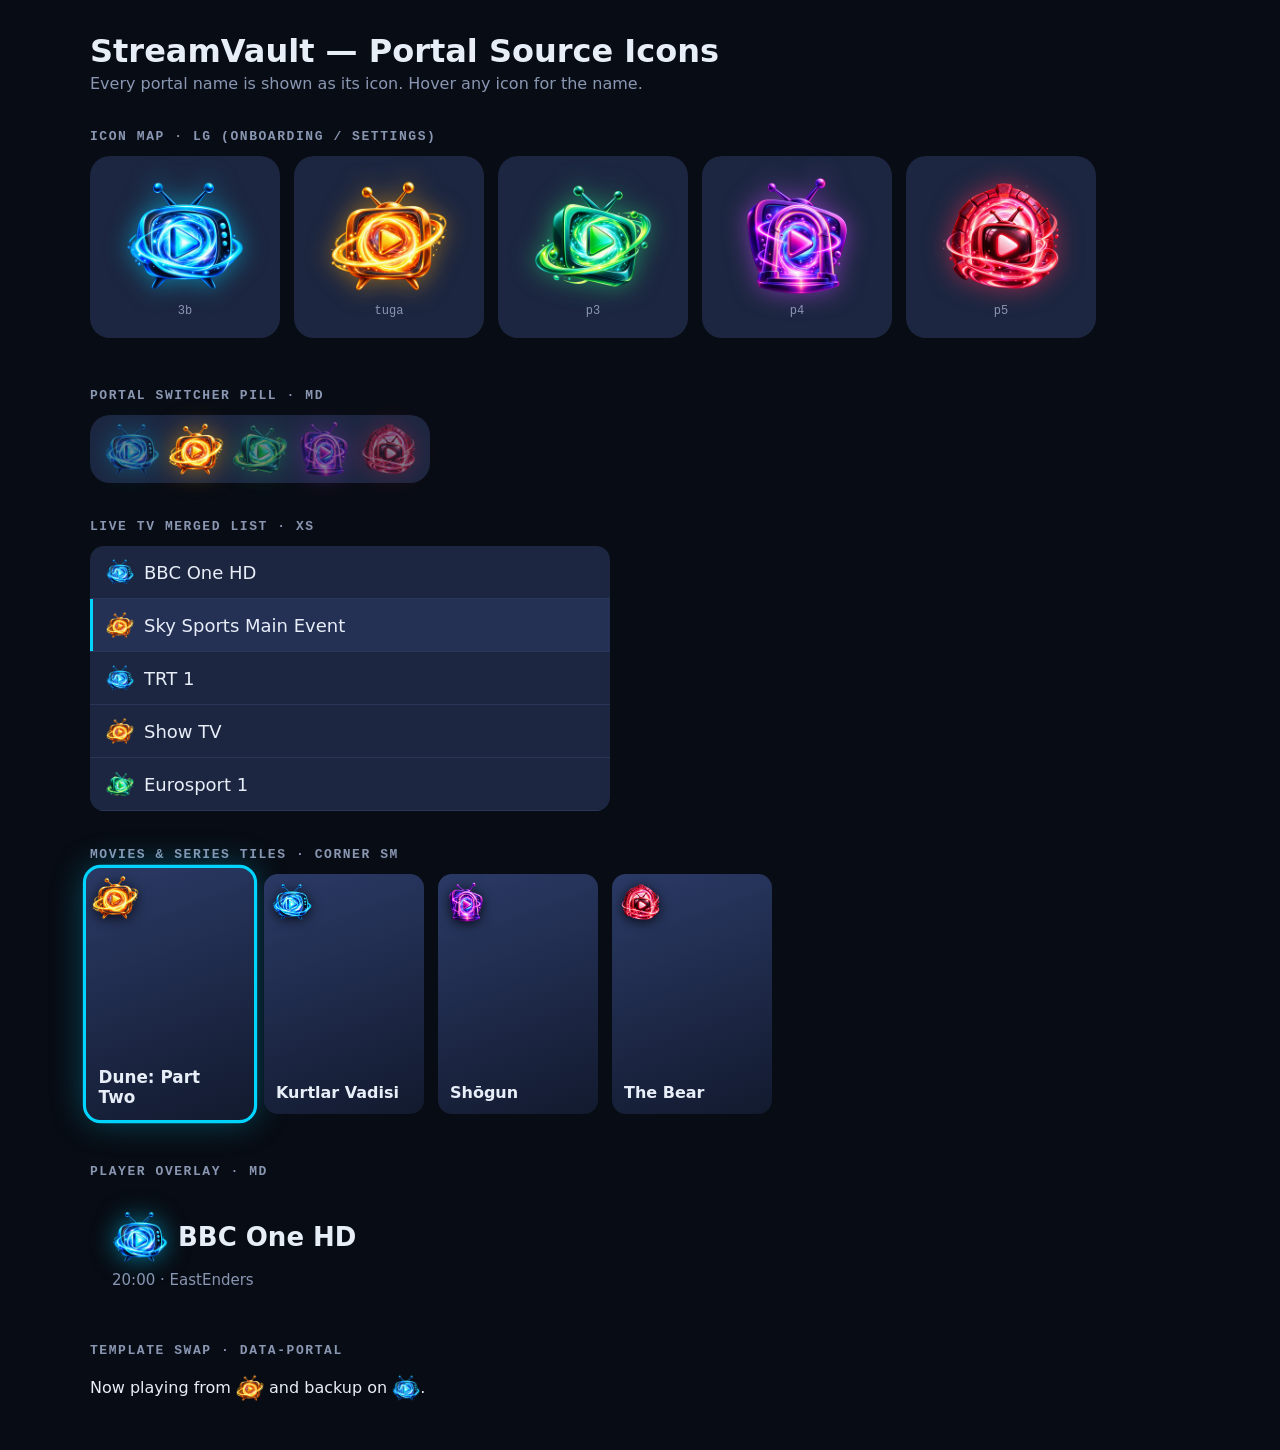
<file: streamvault-portal-icons/preview.html>
<!doctype html>
<html lang="en">
<head>
<meta charset="utf-8">
<meta name="viewport" content="width=device-width, initial-scale=1">
<title>Portal Icons Preview</title>
<link rel="stylesheet" href="code/css/portal-badges.css">
<style>
  :root { --accent:#00D4FF; --deep:#080C14; --base:#1C2640; --elev:#243054; --text:#E8EEF8; --muted:#8A97B3; }
  body { margin:0; background:var(--deep); color:var(--text); font-family:Outfit, system-ui, sans-serif; padding:32px 16px; }
  .wrap { max-width:1100px; margin:0 auto; }
  h1 { font-weight:600; margin:0 0 4px; }
  h2 { font-size:13px; letter-spacing:.12em; text-transform:uppercase; color:var(--muted); margin:36px 0 12px; font-family:"JetBrains Mono", monospace; }
  p.sub { color:var(--muted); margin:0; }
  .row { display:flex; flex-wrap:wrap; }
  .card { background:var(--base); border-radius:20px; padding:20px; margin:0 14px 14px 0; text-align:center; width:150px; }
  .card code { display:block; margin-top:8px; color:var(--muted); font-size:12px; }
  .list { background:var(--base); border-radius:14px; max-width:520px; overflow:hidden; }
  .channel-row { padding:12px 16px; border-bottom:1px solid #2A3658; font-size:18px; }
  .channel-row.focused { background:var(--elev); box-shadow:inset 3px 0 0 var(--accent); }
  .poster-tile { position:relative; width:160px; height:240px; border-radius:14px; margin:0 14px 14px 0; overflow:hidden;
                 background:linear-gradient(160deg,#2b3a66,#121a2e); }
  .poster-tile span { position:absolute; bottom:12px; left:12px; right:12px; font-weight:600; }
  .poster-tile.focused { transform:scale(1.05); box-shadow:0 0 32px rgba(0,212,255,.35); outline:3px solid var(--accent); }
  .osd { background:linear-gradient(90deg,rgba(8,12,20,.95),rgba(8,12,20,.4)); border-radius:14px; padding:18px 22px; font-size:26px; font-weight:600; max-width:620px; }
  .osd small { display:block; font-size:15px; color:var(--muted); font-weight:400; margin-top:6px; }
</style>
</head>
<body>
<div class="wrap">
  <h1>StreamVault — Portal Source Icons</h1>
  <p class="sub">Every portal name is shown as its icon. Hover any icon for the name.</p>

  <h2>Icon map · lg (onboarding / settings)</h2>
  <div class="row" id="map"></div>

  <h2>Portal switcher pill · md</h2>
  <div id="pill"></div>

  <h2>Live TV merged list · xs</h2>
  <div class="list" id="channels"></div>

  <h2>Movies &amp; series tiles · corner sm</h2>
  <div class="row" id="posters"></div>

  <h2>Player overlay · md</h2>
  <div class="osd" id="osd"></div>

  <h2>Template swap · data-portal</h2>
  <p>Now playing from <span data-portal="tuga" data-portal-size="xs">Tuga</span> and backup on <span data-portal="3b" data-portal-size="xs">3b</span>.</p>
</div>

<script src="code/js/portal-badges.js"></script>
<script>
  var B = SVPortalBadge;
  var presets = [{ id:'3b', name:'3b' }, { id:'tuga', name:'Tuga' },
                 { id:'p3', name:'Portal 3', icon:'p3' }, { id:'p4', name:'Portal 4', icon:'p4' }, { id:'p5', name:'Portal 5', icon:'p5' }];

  var m = '';
  for (var i = 0; i < presets.length; i++) m += '<div class="card">' + B.html(presets[i], 'lg') + '<code>' + presets[i].id + '</code></div>';
  document.getElementById('map').innerHTML = m;

  var p = '<div class="sv-portal-pill">';
  for (i = 0; i < presets.length; i++) p += B.html(presets[i], 'md', i === 1 ? 'is-active' : '');
  document.getElementById('pill').innerHTML = p + '</div>';

  var ch = [['3b','BBC One HD'],['tuga','Sky Sports Main Event'],['3b','TRT 1'],['tuga','Show TV'],['p3','Eurosport 1']];
  var c = '';
  for (i = 0; i < ch.length; i++) c += '<div class="channel-row' + (i === 1 ? ' focused' : '') + '">' + B.html(ch[i][0], 'xs') + '<span class="sv-pbadge-text">' + ch[i][1] + '</span></div>';
  document.getElementById('channels').innerHTML = c;

  var pos = [['tuga','Dune: Part Two'],['3b','Kurtlar Vadisi'],['p4','Shōgun'],['p5','The Bear']];
  var t = '';
  for (i = 0; i < pos.length; i++) t += '<div class="poster-tile' + (i === 0 ? ' focused' : '') + '">' + B.corner(pos[i][0], 'sm') + '<span>' + pos[i][1] + '</span></div>';
  document.getElementById('posters').innerHTML = t;

  document.getElementById('osd').innerHTML = B.html('3b', 'md') + '<span class="sv-pbadge-text">BBC One HD</span><small>20:00 · EastEnders</small>';

  B.swap(document);
</script>
</body>
</html>
</file>
<file: streamvault-portal-icons/code/css/portal-badges.css>
/* StreamVault TV — Portal Badges
 * APPEND to the end of css/main.css (shared styles must live there, see gotcha #12).
 * Tizen 5.0 safe: no inset, no gap, no aspect-ratio, no backdrop-filter.
 */
.sv-pbadge {
  display: inline-block;
  vertical-align: middle;
  object-fit: contain;
  pointer-events: none;
  -webkit-user-select: none;
}
.sv-pbadge--xs { width: 28px;  height: 28px; }
.sv-pbadge--sm { width: 40px;  height: 40px; }
.sv-pbadge--md { width: 56px;  height: 56px; }
.sv-pbadge--lg { width: 120px; height: 120px; }
.sv-pbadge--xl { width: 200px; height: 200px; }

/* Corner badge on posters / channel tiles (parent must be position:relative) */
.sv-pbadge-corner {
  position: absolute;
  top: 8px;
  left: 8px;
  z-index: 3;
  -webkit-filter: drop-shadow(0 2px 6px rgba(0, 0, 0, 0.8));
          filter: drop-shadow(0 2px 6px rgba(0, 0, 0, 0.8));
}

/* Inline next to a title, e.g. channel name in the player overlay */
.sv-pbadge + .sv-pbadge-text,
.sv-pbadge-inline { margin-left: 10px; vertical-align: middle; }

/* Focus: badge pops a little with the tile */
.focused .sv-pbadge-corner,
:focus .sv-pbadge-corner {
  -webkit-transform: scale(1.12);
          transform: scale(1.12);
  -webkit-transition: -webkit-transform 0.15s ease-out;
          transition: transform 0.15s ease-out;
}

/* Portal-coloured glow (matches each icon) */
.sv-pbadge--3b.sv-pbadge--md,   .sv-pbadge--3b.sv-pbadge--lg   { -webkit-filter: drop-shadow(0 0 12px rgba(0, 212, 255, 0.55)); filter: drop-shadow(0 0 12px rgba(0, 212, 255, 0.55)); }
.sv-pbadge--tuga.sv-pbadge--md, .sv-pbadge--tuga.sv-pbadge--lg { -webkit-filter: drop-shadow(0 0 12px rgba(245, 158, 11, 0.55)); filter: drop-shadow(0 0 12px rgba(245, 158, 11, 0.55)); }
.sv-pbadge--p3.sv-pbadge--md,   .sv-pbadge--p3.sv-pbadge--lg   { -webkit-filter: drop-shadow(0 0 12px rgba(34, 224, 122, 0.55)); filter: drop-shadow(0 0 12px rgba(34, 224, 122, 0.55)); }
.sv-pbadge--p4.sv-pbadge--md,   .sv-pbadge--p4.sv-pbadge--lg   { -webkit-filter: drop-shadow(0 0 12px rgba(200, 75, 255, 0.55)); filter: drop-shadow(0 0 12px rgba(200, 75, 255, 0.55)); }
.sv-pbadge--p5.sv-pbadge--md,   .sv-pbadge--p5.sv-pbadge--lg   { -webkit-filter: drop-shadow(0 0 12px rgba(255, 45, 85, 0.55)); filter: drop-shadow(0 0 12px rgba(255, 45, 85, 0.55)); }

/* Portal switcher pill: icon only, active one full brightness */
.sv-portal-pill { display: inline-block; padding: 6px 10px; border-radius: 20px; background: #1C2640; }
.sv-portal-pill .sv-pbadge { margin: 0 4px; opacity: 0.45; }
.sv-portal-pill .sv-pbadge.is-active { opacity: 1; }
</file>
